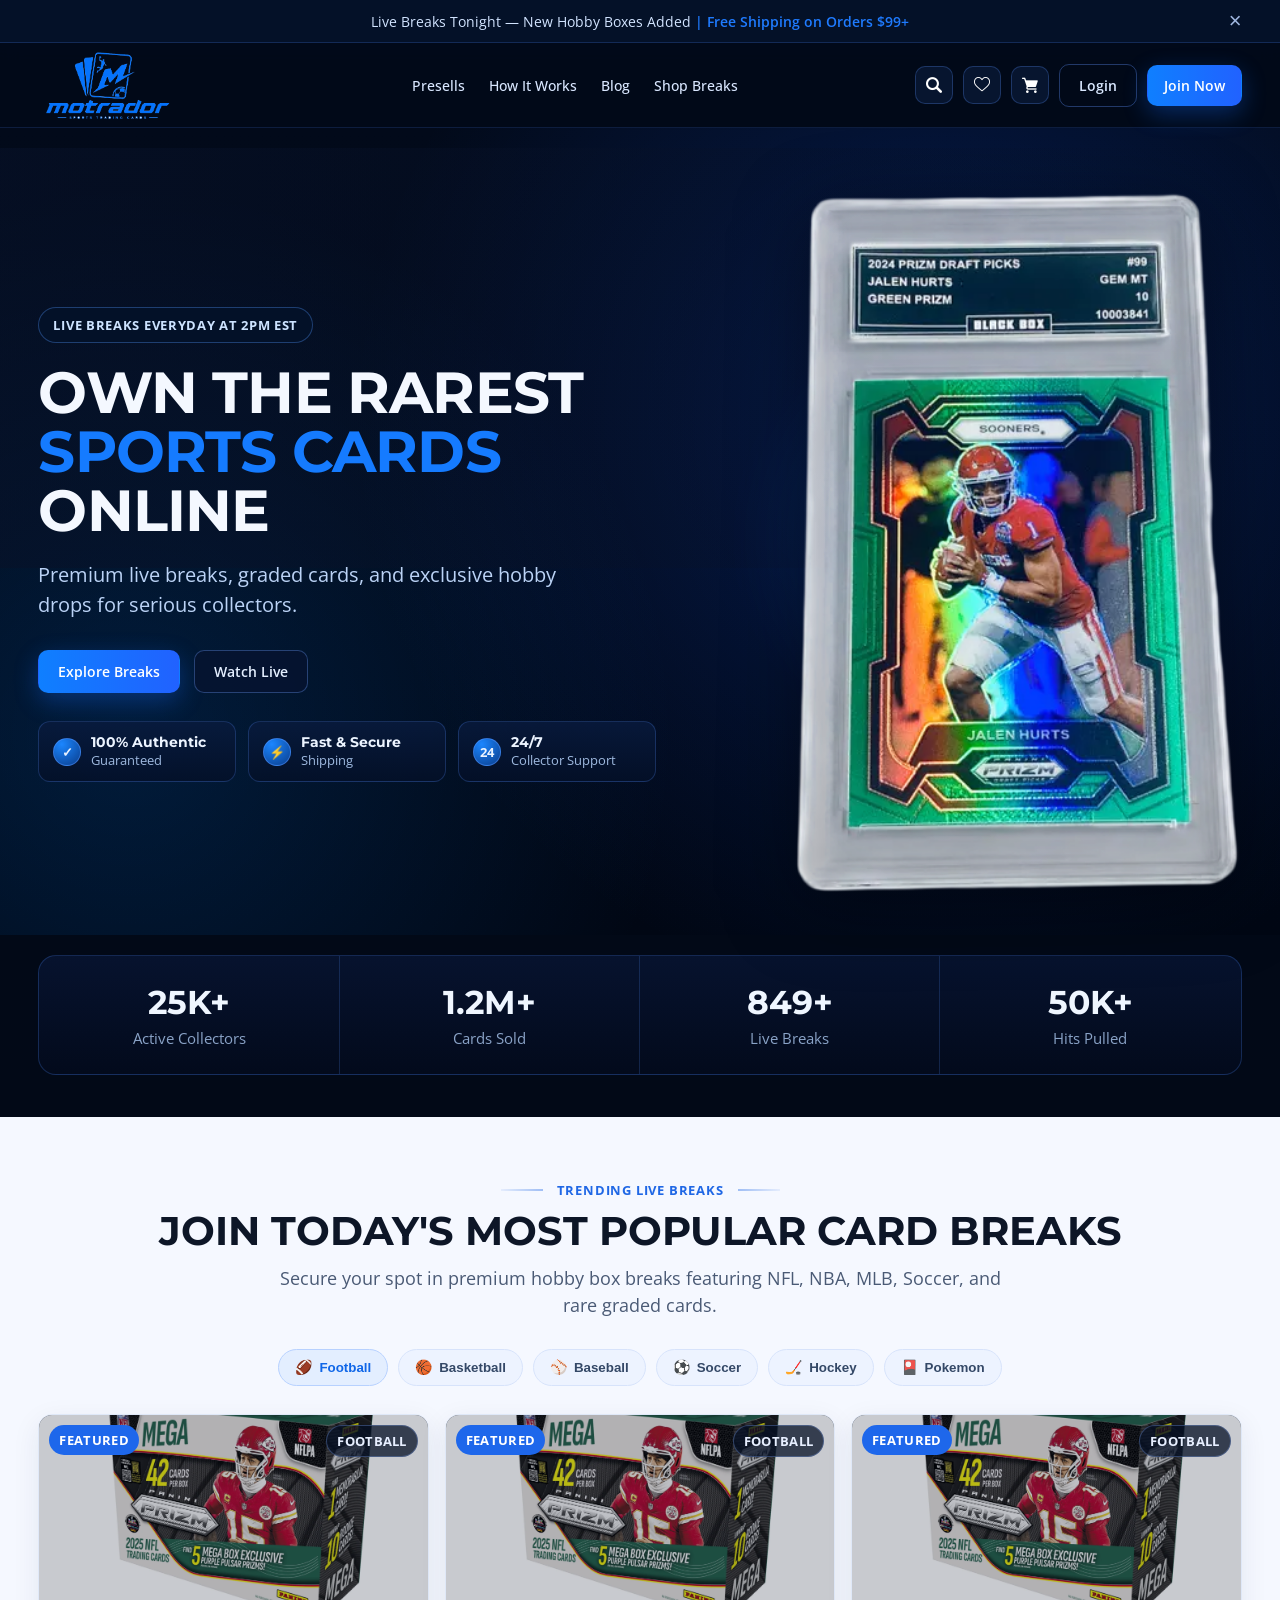
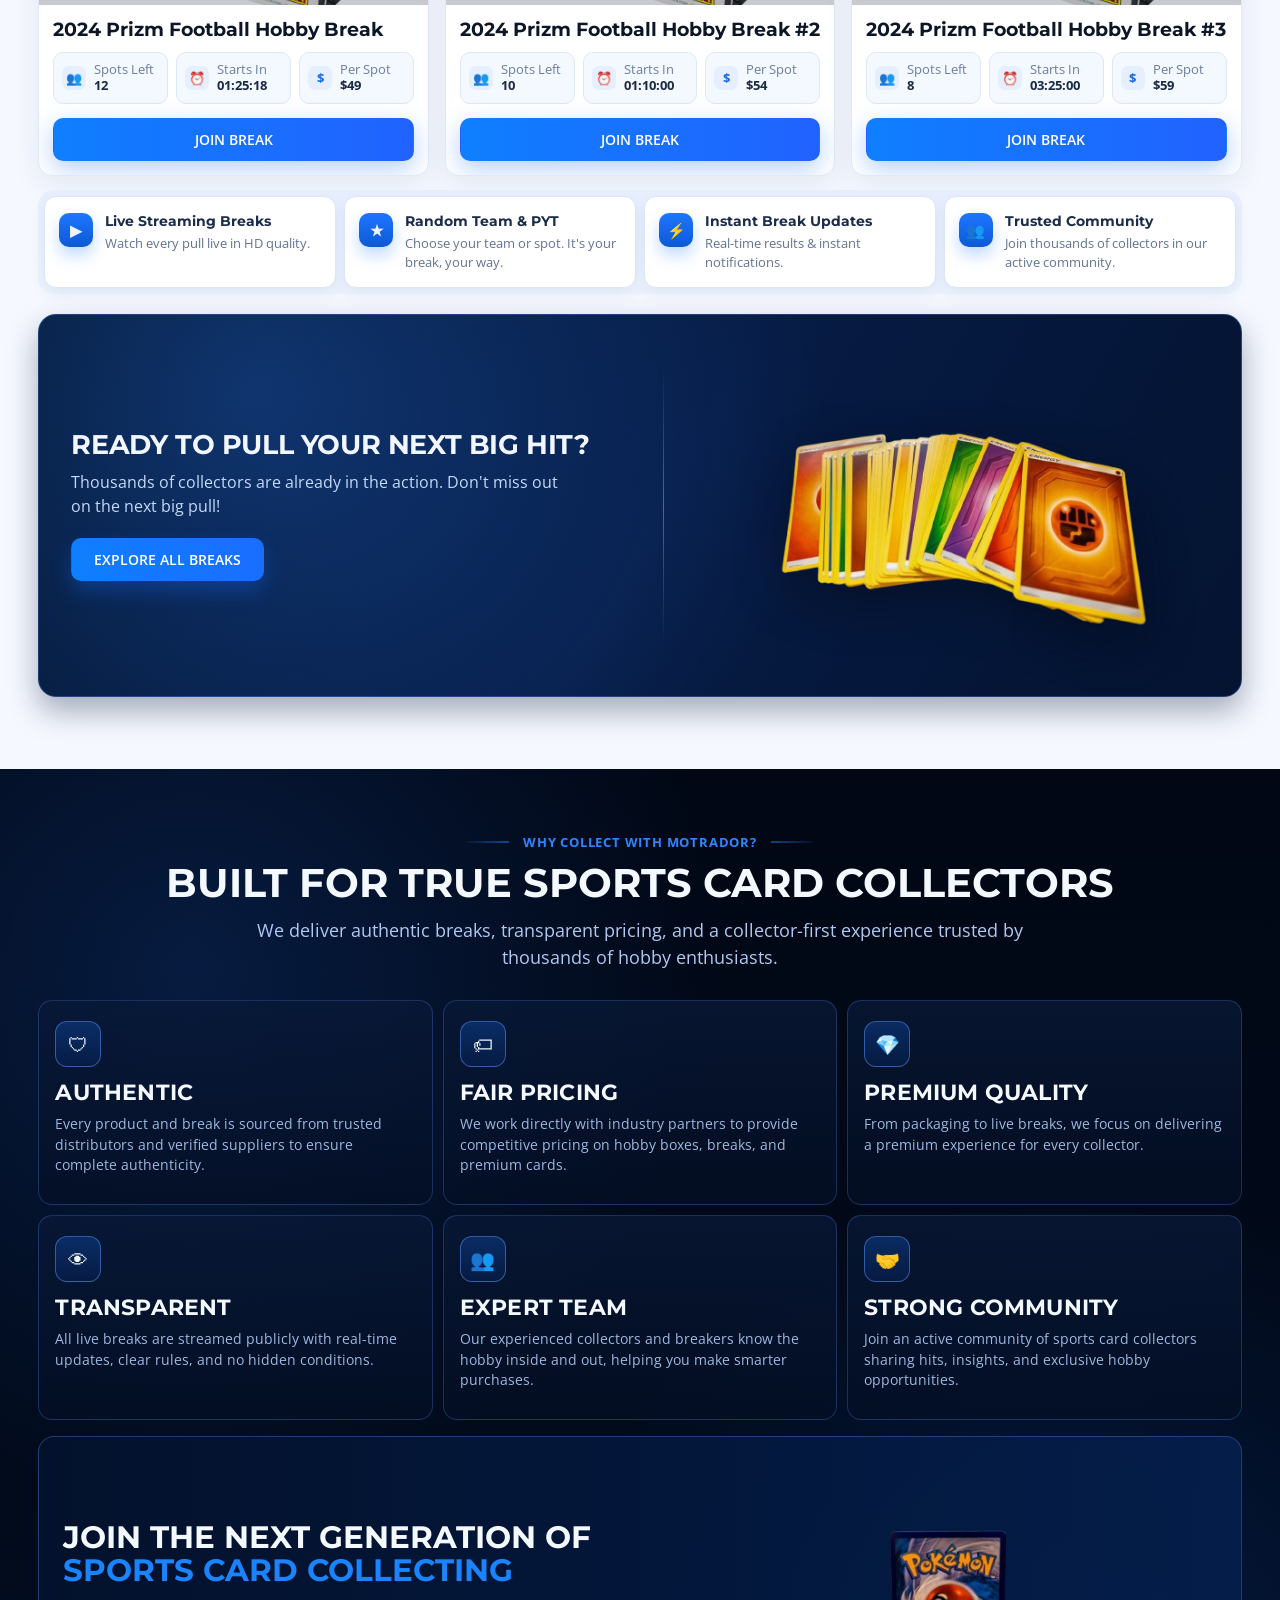
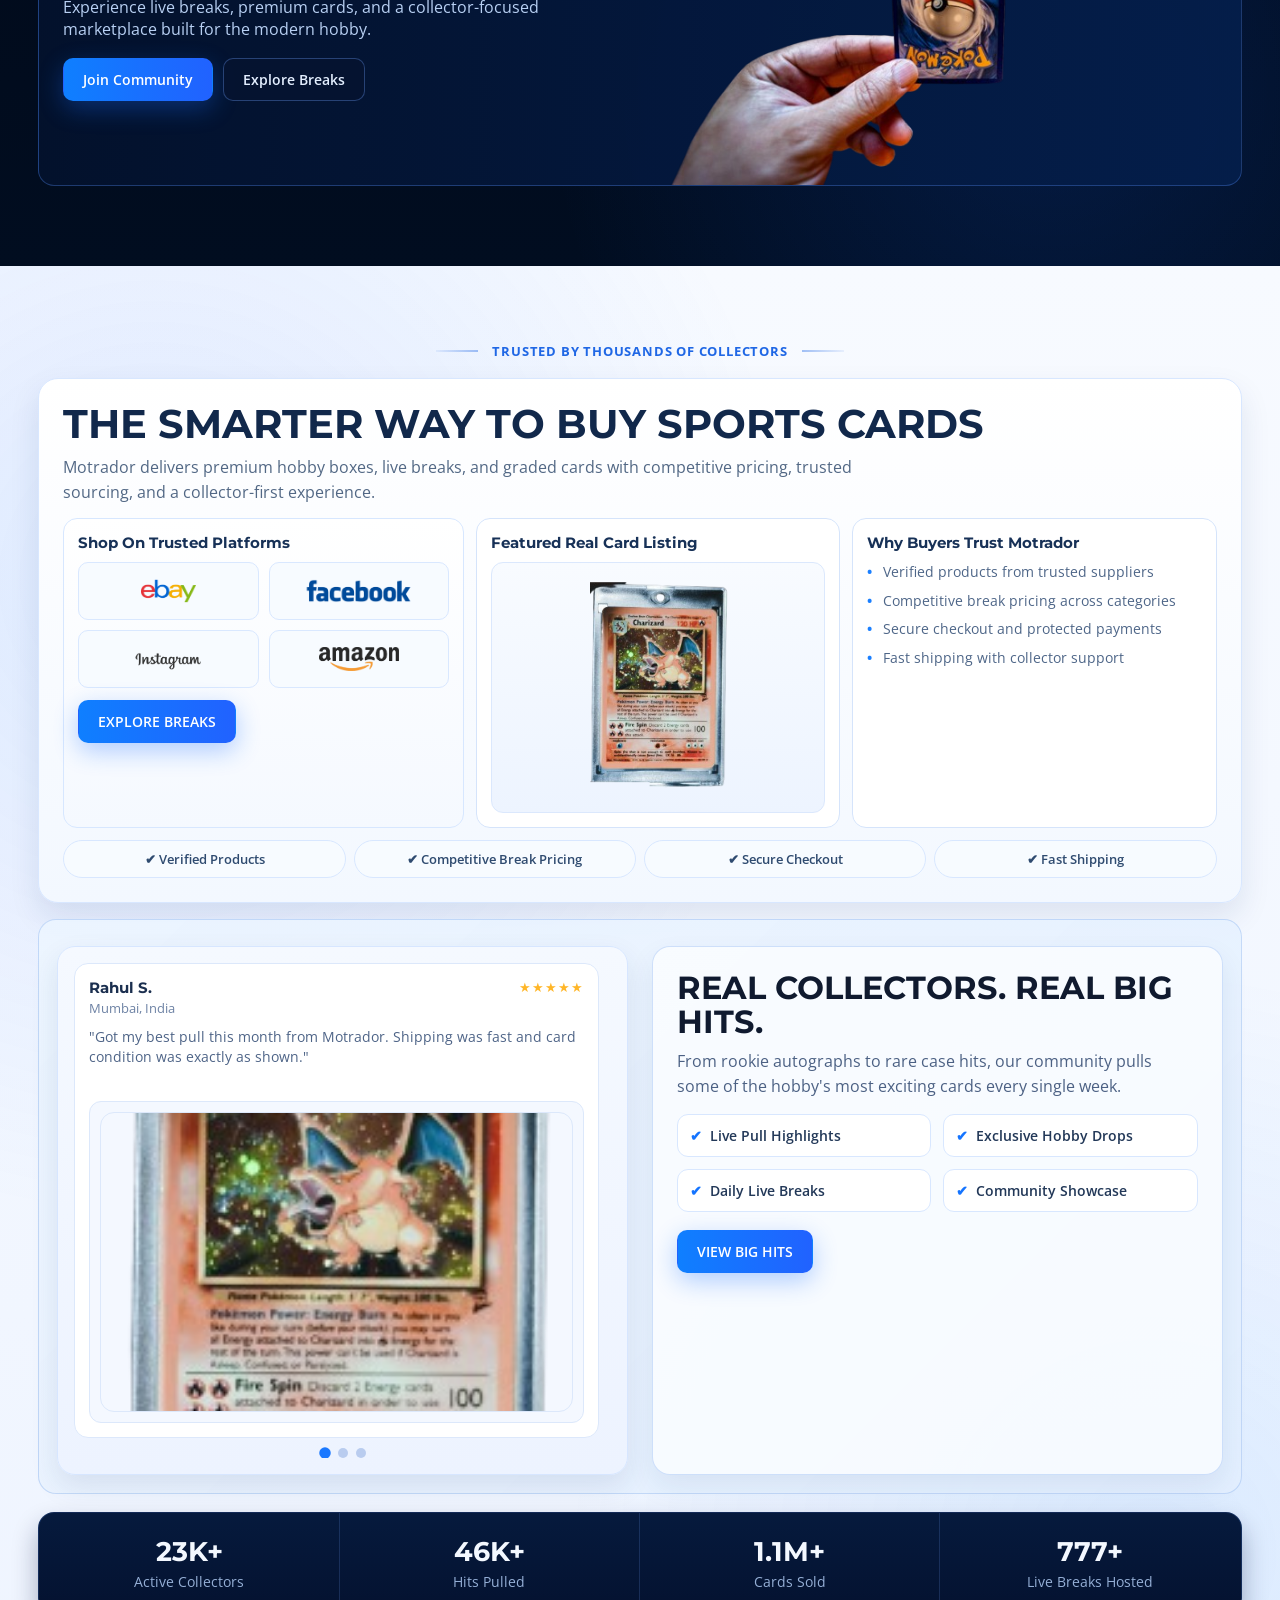
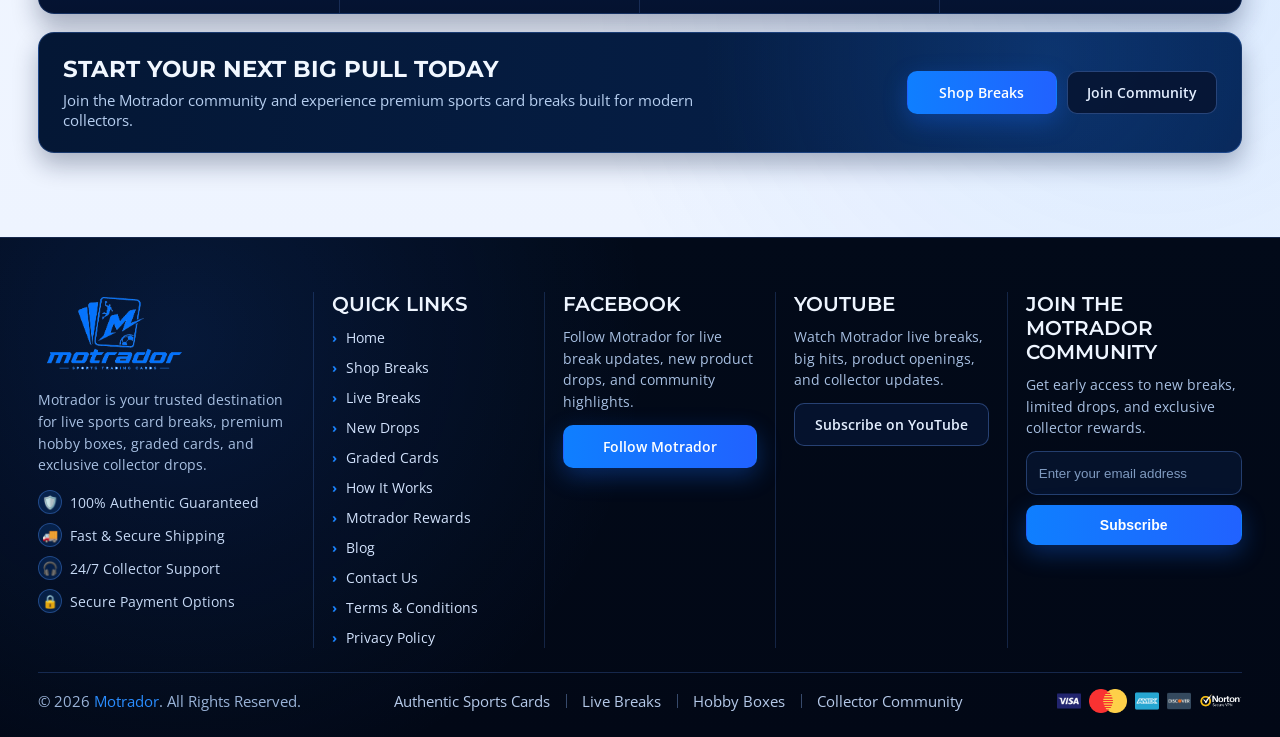
<file: index.html>
<!DOCTYPE html>
<html lang="en">

<head>
    <meta charset="UTF-8">
    <meta name="viewport" content="width=device-width, initial-scale=1.0">
    <link rel="stylesheet" href="https://unpkg.com/aos@2.3.1/dist/aos.css">
    <link rel="preconnect" href="https://fonts.googleapis.com">
    <link rel="preconnect" href="https://fonts.gstatic.com" crossorigin>
    <link href="https://fonts.googleapis.com/css2?family=Montserrat:ital,wght@0,100..900;1,100..900&display=swap"
        rel="stylesheet">
    <link rel="preconnect" href="https://fonts.googleapis.com">
    <link rel="preconnect" href="https://fonts.gstatic.com" crossorigin>
    <link href="https://fonts.googleapis.com/css2?family=Open+Sans:ital,wght@0,300..800;1,300..800&display=swap"
        rel="stylesheet">
    <link rel="stylesheet" href="./assets/css/styles.css">
    <link rel="stylesheet" href="./assets/css/responsive.css">
    <title>Motrador</title>
</head>

<body>
    <div class="topbar">
        <div class="container topbar-inner">
            <p>
                Live Breaks Tonight — New Hobby Boxes Added
                <span>| Free Shipping on Orders $99+</span>
            </p>
            <button class="topbar-close" aria-label="Close top announcement">&times;</button>
        </div>
    </div>

    <header class="site-header">
        <div class="container header-inner">
            <a class="brand" href="./index.html">
                <img src="./assets/images/logo.png" alt="Motrador logo">
            </a>

            <button class="menu-toggle" aria-label="Toggle menu" aria-expanded="false" aria-controls="headerMenu">
                <img src="./assets/images/menu.png" alt="Menu" class="menu-toggle-icon">
            </button>

            <div class="header-menu" id="headerMenu">
                <nav class="main-nav" id="mainNav">
                    <a href="./presells.html">Presells</a>
                    <a href="./how-it-works.html">How It Works</a>
                   
                    <a href="./blogs.html">Blog</a>
                    <a href="./shop-breaks.html">Shop Breaks</a>
                </nav>

                <div class="header-actions">
                    <button class="icon-btn" aria-label="Search">
                        <img src="./assets/images/magnifying-glass.png" alt="Search icon" class="search-btn-icon">
                    </button>
                    <button class="icon-btn" aria-label="Wishlist">
                        <img src="./assets/images/heart.png" alt="Search icon" class="search-btn-icon">
                    </button>
                    <button class="icon-btn cart" aria-label="Cart">
                        <img src="./assets/images/grocery-store.png" alt="Search icon" class="search-btn-icon">
                    </button>
                    <a class="btn btn-outline" href="#">Login</a>
                    <a class="btn btn-primary small" href="#">Join Now</a>
                </div>
            </div>
        </div>
    </header>

    <main>
        <section class="hero">
            <div class="container hero-inner">
                <div class="hero-content">
                    <p class="live-label" data-aos="fade-up">LIVE BREAKS EVERYDAY AT 2PM EST
                    </p>
                    <h1 data-aos="fade-up" data-aos-delay="80">
                        OWN THE RAREST
                        <span>SPORTS CARDS</span>
                        ONLINE
                    </h1>
                    <p class="hero-subtitle" data-aos="fade-up" data-aos-delay="140">
                        Premium live breaks, graded cards, and exclusive hobby drops for serious collectors.
                    </p>

                    <div class="hero-cta" data-aos="fade-up" data-aos-delay="220">
                        <a href="#" class="btn btn-primary">Explore Breaks</a>
                        <a href="#" class="btn btn-dark">Watch Live</a>
                    </div>

                    <div class="trust-features" data-aos="fade-up" data-aos-delay="280">
                        <article class="trust-item" data-aos="fade-up" data-aos-delay="320">
                            <span class="trust-icon">✓</span>
                            <div>
                                <h4>100% Authentic</h4>
                                <p>Guaranteed</p>
                            </div>
                        </article>
                        <article class="trust-item" data-aos="fade-up" data-aos-delay="380">
                            <span class="trust-icon">⚡</span>
                            <div>
                                <h4>Fast &amp; Secure</h4>
                                <p>Shipping</p>
                            </div>
                        </article>
                        <article class="trust-item" data-aos="fade-up" data-aos-delay="440">
                            <span class="trust-icon">24</span>
                            <div>
                                <h4>24/7</h4>
                                <p>Collector Support</p>
                            </div>
                        </article>
                    </div>
                </div>

                <div class="hero-media" data-aos="fade-up" data-aos-delay="160">
                    <img src="./assets/images/prix-card-2.png" alt="Sports cards showcase banner">
                </div>
            </div>
        </section>

        <section class="stats">
            <div class="container stats-inner" id="statsContainer">
            </div>
        </section>

        <section class="trending-breaks">
            <div class="container">
                <p class="section-label" data-aos="fade-up">TRENDING LIVE BREAKS</p>
                <h2 class="section-title" data-aos="fade-up" data-aos-delay="60">JOIN TODAY'S MOST POPULAR CARD BREAKS
                </h2>
                <p class="section-subtitle" data-aos="fade-up" data-aos-delay="120">
                    Secure your spot in premium hobby box breaks featuring NFL, NBA, MLB, Soccer, and rare graded cards.
                </p>

                <div class="category-filters" data-aos="fade-up" data-aos-delay="180" aria-label="Break categories">
                    <button class="filter-pill active" type="button" data-filter="football" aria-pressed="true"><span
                            class="pill-icon">🏈</span>Football</button>
                    <button class="filter-pill" type="button" data-filter="basketball" aria-pressed="false"><span
                            class="pill-icon">🏀</span>Basketball</button>
                    <button class="filter-pill" type="button" data-filter="baseball" aria-pressed="false"><span
                            class="pill-icon">⚾</span>Baseball</button>
                    <button class="filter-pill" type="button" data-filter="soccer" aria-pressed="false"><span
                            class="pill-icon">⚽</span>Soccer</button>
                    <button class="filter-pill" type="button" data-filter="hockey" aria-pressed="false"><span
                            class="pill-icon">🏒</span>Hockey</button>
                    <button class="filter-pill" type="button" data-filter="pokemon" aria-pressed="false"><span
                            class="pill-icon">🎴</span>Pokemon</button>
                </div>

                <div class="breaks-grid">
                    <article class="break-card" data-category="football" data-aos="fade-up" data-aos-delay="220">
                        <div class="card-media">
                            <span class="status-badge featured">FEATURED</span>
                            <span class="sport-badge">FOOTBALL</span>
                            <img src="./assets/images/football-prizm.webp" alt="2024 Prizm Football Hobby Break">
                        </div>
                        <div class="card-body">
                            <h3>2024 Prizm Football Hobby Break</h3>
                            <div class="card-meta">
                                <div class="meta-item">
                                    <span class="meta-icon">👥</span>
                                    <div class="meta-text">
                                        <small>Spots Left</small>
                                        <strong>12</strong>
                                    </div>
                                </div>
                                <div class="meta-item">
                                    <span class="meta-icon">⏰</span>
                                    <div class="meta-text">
                                        <small>Starts In</small>
                                        <strong>01:25:18</strong>
                                    </div>
                                </div>
                                <div class="meta-item">
                                    <span class="meta-icon">$</span>
                                    <div class="meta-text">
                                        <small>Per Spot</small>
                                        <strong>$49</strong>
                                    </div>
                                </div>
                            </div>
                            <a href="#" class="btn btn-primary wide">JOIN BREAK</a>
                        </div>
                    </article>

                    <article class="break-card" data-category="basketball" data-aos="fade-up" data-aos-delay="300">
                        <div class="card-media">
                            <span class="status-badge live">LIVE TONIGHT</span>
                            <span class="sport-badge">BASKETBALL</span>
                            <img src="./assets/images/basketball-prizm.webp" alt="NBA Select Mega Box Break">
                        </div>
                        <div class="card-body">
                            <h3>NBA Select Mega Box Break</h3>
                            <div class="card-meta">
                                <div class="meta-item">
                                    <span class="meta-icon">👥</span>
                                    <div class="meta-text">
                                        <small>Spots Left</small>
                                        <strong>8</strong>
                                    </div>
                                </div>
                                <div class="meta-item">
                                    <span class="meta-icon">🔴</span>
                                    <div class="meta-text">
                                        <small>Live Tonight</small>
                                        <strong>7:00 PM EST</strong>
                                    </div>
                                </div>
                                <div class="meta-item">
                                    <span class="meta-icon">$</span>
                                    <div class="meta-text">
                                        <small>Per Spot</small>
                                        <strong>$39</strong>
                                    </div>
                                </div>
                            </div>
                            <a href="#" class="btn btn-dark wide">VIEW BREAK</a>
                        </div>
                    </article>

                    <article class="break-card" data-category="baseball" data-aos="fade-up" data-aos-delay="380">
                        <div class="card-media">
                            <span class="status-badge soon">STARTING SOON</span>
                            <span class="sport-badge">BASEBALL</span>
                            <img src="./assets/images/baseball-prizm.jpg" alt="Topps Chrome Baseball Break">
                        </div>
                        <div class="card-body">
                            <h3>Topps Chrome Baseball Break</h3>
                            <div class="card-meta">
                                <div class="meta-item">
                                    <span class="meta-icon">👥</span>
                                    <div class="meta-text">
                                        <small>Spots Left</small>
                                        <strong>15</strong>
                                    </div>
                                </div>
                                <div class="meta-item">
                                    <span class="meta-icon">⏳</span>
                                    <div class="meta-text">
                                        <small>Starting Soon</small>
                                        <strong>00:45:12</strong>
                                    </div>
                                </div>
                                <div class="meta-item">
                                    <span class="meta-icon">$</span>
                                    <div class="meta-text">
                                        <small>Per Spot</small>
                                        <strong>$29</strong>
                                    </div>
                                </div>
                            </div>
                            <a href="#" class="btn btn-primary wide">RESERVE SPOT</a>
                        </div>
                    </article>

                    <article class="break-card" data-category="soccer" data-aos="fade-up" data-aos-delay="440">
                        <div class="card-media">
                            <span class="status-badge soon">STARTING SOON</span>
                            <span class="sport-badge">SOCCER</span>
                            <img src="./assets/images/soccer-prizm.jpg" alt="Topps UEFA Chrome Break">
                        </div>
                        <div class="card-body">
                            <h3>Topps UEFA Chrome Hobby Break</h3>
                            <div class="card-meta">
                                <div class="meta-item">
                                    <span class="meta-icon">👥</span>
                                    <div class="meta-text">
                                        <small>Spots Left</small>
                                        <strong>10</strong>
                                    </div>
                                </div>
                                <div class="meta-item">
                                    <span class="meta-icon">⏳</span>
                                    <div class="meta-text">
                                        <small>Starting Soon</small>
                                        <strong>02:10:00</strong>
                                    </div>
                                </div>
                                <div class="meta-item">
                                    <span class="meta-icon">$</span>
                                    <div class="meta-text">
                                        <small>Per Spot</small>
                                        <strong>$44</strong>
                                    </div>
                                </div>
                            </div>
                            <a href="#" class="btn btn-primary wide">RESERVE SPOT</a>
                        </div>
                    </article>

                    <article class="break-card" data-category="hockey" data-aos="fade-up" data-aos-delay="500">
                        <div class="card-media">
                            <span class="status-badge live">LIVE TONIGHT</span>
                            <span class="sport-badge">HOCKEY</span>
                            <img src="./assets/images/hockey-prizm.jpg" alt="Upper Deck Series 1 Break">
                        </div>
                        <div class="card-body">
                            <h3>Upper Deck Series 1 Hobby Break</h3>
                            <div class="card-meta">
                                <div class="meta-item">
                                    <span class="meta-icon">👥</span>
                                    <div class="meta-text">
                                        <small>Spots Left</small>
                                        <strong>6</strong>
                                    </div>
                                </div>
                                <div class="meta-item">
                                    <span class="meta-icon">🔴</span>
                                    <div class="meta-text">
                                        <small>Live Tonight</small>
                                        <strong>8:30 PM EST</strong>
                                    </div>
                                </div>
                                <div class="meta-item">
                                    <span class="meta-icon">$</span>
                                    <div class="meta-text">
                                        <small>Per Spot</small>
                                        <strong>$52</strong>
                                    </div>
                                </div>
                            </div>
                            <a href="#" class="btn btn-dark wide">VIEW BREAK</a>
                        </div>
                    </article>

                    <article class="break-card" data-category="pokemon" data-aos="fade-up" data-aos-delay="560">
                        <div class="card-media">
                            <span class="status-badge featured">FEATURED</span>
                            <span class="sport-badge">POKEMON</span>
                            <img src="./assets/images/hero-iimg.png" alt="151 Booster Box Break">
                        </div>
                        <div class="card-body">
                            <h3>Scarlet &amp; Violet 151 Booster Break</h3>
                            <div class="card-meta">
                                <div class="meta-item">
                                    <span class="meta-icon">👥</span>
                                    <div class="meta-text">
                                        <small>Spots Left</small>
                                        <strong>4</strong>
                                    </div>
                                </div>
                                <div class="meta-item">
                                    <span class="meta-icon">⏰</span>
                                    <div class="meta-text">
                                        <small>Starts In</small>
                                        <strong>00:55:40</strong>
                                    </div>
                                </div>
                                <div class="meta-item">
                                    <span class="meta-icon">$</span>
                                    <div class="meta-text">
                                        <small>Per Spot</small>
                                        <strong>$59</strong>
                                    </div>
                                </div>
                            </div>
                            <a href="#" class="btn btn-primary wide">JOIN BREAK</a>
                        </div>
                    </article>
                </div>

                <div class="feature-strip" data-aos="fade-up" data-aos-delay="220">
                    <article class="feature-item">
                        <span class="feature-icon">▶</span>
                        <div>
                            <h4>Live Streaming Breaks</h4>
                            <p>Watch every pull live in HD quality.</p>
                        </div>
                    </article>
                    <article class="feature-item">
                        <span class="feature-icon">★</span>
                        <div>
                            <h4>Random Team &amp; PYT</h4>
                            <p>Choose your team or spot. It's your break, your way.</p>
                        </div>
                    </article>
                    <article class="feature-item">
                        <span class="feature-icon">⚡</span>
                        <div>
                            <h4>Instant Break Updates</h4>
                            <p>Real-time results &amp; instant notifications.</p>
                        </div>
                    </article>
                    <article class="feature-item">
                        <span class="feature-icon">👥</span>
                        <div>
                            <h4>Trusted Community</h4>
                            <p>Join thousands of collectors in our active community.</p>
                        </div>
                    </article>
                </div>

                <div class="breaks-cta" data-aos="fade-up" data-aos-delay="120">
                    <div class="breaks-cta-content">
                        <h3>READY TO PULL YOUR NEXT BIG HIT?</h3>
                        <p>Thousands of collectors are already in the action. Don't miss out on the next big pull!</p>
                        <a href="#" class="btn btn-primary">EXPLORE ALL BREAKS</a>
                    </div>
                    <img src="./assets/images/button-cta-img.png" alt="Sports card highlights">
                </div>
            </div>
        </section>

        <section class="why-collect">
            <div class="container">
                <p class="section-label" data-aos="fade-up">WHY COLLECT WITH MOTRADOR?</p>
                <h2 class="why-title" data-aos="fade-up" data-aos-delay="70">BUILT FOR TRUE SPORTS CARD COLLECTORS</h2>
                <p class="why-subtitle" data-aos="fade-up" data-aos-delay="130">
                    We deliver authentic breaks, transparent pricing, and a collector-first experience trusted by
                    thousands of hobby enthusiasts.
                </p>

                <div class="why-grid">
                    <article class="why-card" data-aos="fade-up" data-aos-delay="140">
                        <span class="why-icon">🛡</span>
                        <h3>AUTHENTIC</h3>
                        <p>Every product and break is sourced from trusted distributors and verified suppliers to ensure
                            complete authenticity.</p>
                    </article>
                    <article class="why-card" data-aos="fade-up" data-aos-delay="190">
                        <span class="why-icon">🏷</span>
                        <h3>FAIR PRICING</h3>
                        <p>We work directly with industry partners to provide competitive pricing on hobby boxes,
                            breaks, and premium cards.</p>
                    </article>
                    <article class="why-card" data-aos="fade-up" data-aos-delay="240">
                        <span class="why-icon">💎</span>
                        <h3>PREMIUM QUALITY</h3>
                        <p>From packaging to live breaks, we focus on delivering a premium experience for every
                            collector.</p>
                    </article>
                    <article class="why-card" data-aos="fade-up" data-aos-delay="290">
                        <span class="why-icon">👁</span>
                        <h3>TRANSPARENT</h3>
                        <p>All live breaks are streamed publicly with real-time updates, clear rules, and no hidden
                            conditions.</p>
                    </article>
                    <article class="why-card" data-aos="fade-up" data-aos-delay="340">
                        <span class="why-icon">👥</span>
                        <h3>EXPERT TEAM</h3>
                        <p>Our experienced collectors and breakers know the hobby inside and out, helping you make
                            smarter purchases.</p>
                    </article>
                    <article class="why-card" data-aos="fade-up" data-aos-delay="390">
                        <span class="why-icon">🤝</span>
                        <h3>STRONG COMMUNITY</h3>
                        <p>Join an active community of sports card collectors sharing hits, insights, and exclusive
                            hobby opportunities.</p>
                    </article>
                </div>

                <div class="why-cta" data-aos="fade-up" data-aos-delay="120">
                    <div class="why-cta-content">
                        <h3>JOIN THE NEXT GENERATION OF <span>SPORTS CARD COLLECTING</span></h3>
                        <p>Experience live breaks, premium cards, and a collector-focused marketplace built for the
                            modern hobby.</p>
                        <div class="why-cta-actions">
                            <a href="#" class="btn btn-primary">Join Community</a>
                            <a href="#" class="btn btn-dark">Explore Breaks</a>
                        </div>
                    </div>
                    <img src="./assets/images/strive-img.png" alt="Sports cards collection">
                </div>
            </div>
        </section>

        <section class="trusted-collectors">
            <div class="container">
                <p class="section-label" data-aos="fade-up">TRUSTED BY THOUSANDS OF COLLECTORS</p>

                <div class="trusted-buy-section">
                    <div class="buy-intro" data-aos="fade-up" data-aos-delay="40">
                        <h2>THE SMARTER WAY TO BUY SPORTS CARDS</h2>
                        <p>
                            Motrador delivers premium hobby boxes, live breaks, and graded cards with competitive
                            pricing, trusted sourcing, and a collector-first experience.
                        </p>
                    </div>

                    <div class="buy-platform-layout" data-aos="fade-up" data-aos-delay="100">
                        <article class="platform-card primary">
                            <h4>Shop On Trusted Platforms</h4>
                            <div class="platform-logos">
                                <a href="#" aria-label="Buy on eBay"><img src="./assets/images/ebay.png" alt="eBay"></a>
                                <a href="#" aria-label="Buy on Facebook"><img src="./assets/images/facebook.png"
                                        alt="Facebook"></a>
                                <a href="#" aria-label="Buy on Instagram"><img src="./assets/images/instagram.png"
                                        alt="Instagram"></a>
                                <a href="#" aria-label="Buy on Amazon"><img src="./assets/images/amazon.png"
                                        alt="Amazon"></a>
                            </div>
                            <a href="#" class="btn btn-primary">EXPLORE BREAKS</a>
                        </article>

                        <article class="platform-card visual">
                            <h4>Featured Real Card Listing</h4>
                            <div class="platform-card-image">
                                <img src="./assets/images/chery-card1.png" alt="Featured real sports card listing">
                            </div>
                        </article>

                        <article class="platform-card points">
                            <h4>Why Buyers Trust Motrador</h4>
                            <ul>
                                <li>Verified products from trusted suppliers</li>
                                <li>Competitive break pricing across categories</li>
                                <li>Secure checkout and protected payments</li>
                                <li>Fast shipping with collector support</li>
                            </ul>
                        </article>
                    </div>

                    <div class="buy-trust-strip" data-aos="fade-up" data-aos-delay="140">
                        <div>✔ Verified Products</div>
                        <div>✔ Competitive Break Pricing</div>
                        <div>✔ Secure Checkout</div>
                        <div>✔ Fast Shipping</div>
                    </div>
                </div>

                <div class="trusted-community-section">
                    <div class="trusted-row second">


                        <div class="trusted-media cards" data-aos="fade-up" data-aos-delay="80">
                            <div class="review-slider" id="reviewSlider">
                                <div class="review-track">
                                    <article class="review-card">
                                        <div class="review-head">
                                            <div>
                                                <h4>Rahul S.</h4>
                                                <p>Mumbai, India</p>
                                            </div>
                                            <span class="review-rating">★★★★★</span>
                                        </div>
                                        <p class="review-text">
                                            "Got my best pull this month from Motrador. Shipping was fast and card
                                            condition was exactly as shown."
                                        </p>
                                        <div class="review-card-image">
                                            <img src="./assets/images/chery-card1.png" alt="Real pulled card by Rahul">
                                        </div>
                                    </article>

                                    <article class="review-card">
                                        <div class="review-head">
                                            <div>
                                                <h4>Arjun K.</h4>
                                                <p>Delhi, India</p>
                                            </div>
                                            <span class="review-rating">★★★★★</span>
                                        </div>
                                        <p class="review-text">
                                            "Very transparent break process. Loved the live updates and the packaging
                                            quality of my hits."
                                        </p>
                                        <div class="review-card-image">
                                            <img src="./assets/images/chery-card1.png" alt="Real pulled card by Arjun">
                                        </div>
                                    </article>

                                    <article class="review-card">
                                        <div class="review-head">
                                            <div>
                                                <h4>Neha P.</h4>
                                                <p>Bengaluru, India</p>
                                            </div>
                                            <span class="review-rating">★★★★★</span>
                                        </div>
                                        <p class="review-text">
                                            "Fair pricing and authentic products. I joined for one break and now I am a
                                            regular collector here."
                                        </p>
                                        <div class="review-card-image">
                                            <img src="./assets/images/chery-card1.png" alt="Real pulled card by Neha">
                                        </div>
                                    </article>
                                </div>
                                <div class="review-dots" aria-label="Review slider pagination">
                                    <button class="review-dot active" type="button"
                                        aria-label="Go to review 1"></button>
                                    <button class="review-dot" type="button" aria-label="Go to review 2"></button>
                                    <button class="review-dot" type="button" aria-label="Go to review 3"></button>
                                </div>
                            </div>
                        </div>
                        <div class="trusted-content" data-aos="fade-up" data-aos-delay="120">
                            <h2>REAL COLLECTORS. REAL BIG HITS.</h2>
                            <p>
                                From rookie autographs to rare case hits, our community pulls some of the hobby's most
                                exciting cards every single week.
                            </p>
                            <div class="trusted-features">
                                <div class="trusted-feature"><span>✔</span>Live Pull Highlights</div>
                                <div class="trusted-feature"><span>✔</span>Exclusive Hobby Drops</div>
                                <div class="trusted-feature"><span>✔</span>Daily Live Breaks</div>
                                <div class="trusted-feature"><span>✔</span>Community Showcase</div>
                            </div>
                            <a href="#" class="btn btn-primary">VIEW BIG HITS</a>
                        </div>

                    </div>


                </div>
                <div class="trusted-stats" id="trustedStatsContainer" data-aos="fade-up">
                </div>
                <div class="trusted-bottom-cta" data-aos="fade-up" data-aos-delay="120">
                    <div>
                        <h3>START YOUR NEXT BIG PULL TODAY</h3>
                        <p>Join the Motrador community and experience premium sports card breaks built for modern
                            collectors.</p>
                    </div>
                    <div class="trusted-bottom-actions">
                        <a href="#" class="btn btn-primary">Shop Breaks</a>
                        <a href="#" class="btn btn-dark">Join Community</a>
                    </div>
                </div>
            </div>
        </section>
    </main>

    <footer class="site-footer">
        <div class="container">
            <div class="footer-grid">
                <section class="footer-brand">
                    <img src="./assets/images/logo.png" alt="Motrador logo">

                    <p class="footer-desc">
                        Motrador is your trusted destination for live sports card breaks, premium hobby boxes, graded
                        cards, and exclusive collector drops.
                    </p>
                    <ul class="footer-brand-points">
                        <li><span>🛡️</span>100% Authentic Guaranteed</li>
                        <li><span>🚚</span>Fast &amp; Secure Shipping</li>
                        <li><span>🎧</span>24/7 Collector Support</li>
                        <li><span>🔒</span>Secure Payment Options</li>
                    </ul>
                </section>

                <section class="footer-links">
                    <h4>Quick Links</h4>
                    <ul>
                        <li><a href="./index.html">Home</a></li>
                        <li><a href="#">Shop Breaks</a></li>
                        <li><a href="#">Live Breaks</a></li>
                        <li><a href="#">New Drops</a></li>
                        <li><a href="#">Graded Cards</a></li>
                        <li><a href="./how-it-works.html">How It Works</a></li>
                        <li><a href="#">Motrador Rewards</a></li>
                        <li><a href="./blogs.html">Blog</a></li>
                        <li><a href="#">Contact Us</a></li>
                        <li><a href="./terms-condition.html">Terms &amp; Conditions</a></li>
                        <li><a href="./privacy-policy.html">Privacy Policy</a></li>
                    </ul>
                </section>

                <section class="footer-social">
                    <h4>Facebook</h4>
                    <p>Follow Motrador for live break updates, new product drops, and community highlights.</p>
                    <a href="#" class="btn btn-primary">Follow Motrador</a>
                </section>

                <section class="footer-social">
                    <h4>YouTube</h4>
                    <p>Watch Motrador live breaks, big hits, product openings, and collector updates.</p>
                    <a href="#" class="btn btn-dark">Subscribe on YouTube</a>
                </section>

                <section class="footer-newsletter">
                    <h4>JOIN THE MOTRADOR COMMUNITY</h4>
                    <p>Get early access to new breaks, limited drops, and exclusive collector rewards.</p>
                    <form action="#" method="post">
                        <input type="email" placeholder="Enter your email address" aria-label="Email address">
                        <button type="submit" class="btn btn-primary">Subscribe</button>
                    </form>
                </section>
            </div>

            <div class="footer-bottom">
                <p class="footer-copy">&copy; 2026 <a href="#">Motrador</a>. All Rights Reserved.</p>
                <ul class="footer-bottom-links">
                    <li><a href="#">Authentic Sports Cards</a></li>
                    <li><a href="#">Live Breaks</a></li>
                    <li><a href="#">Hobby Boxes</a></li>
                    <li><a href="#">Collector Community</a></li>
                </ul>
                <div class="footer-payments">
                    <img src="./assets/images/visa.png" alt="Visa">
                    <img src="./assets/images/card.png" alt="Mastercard">
                    <img src="./assets/images/amex.png" alt="American Express">
                    <img src="./assets/images/discover.png" alt="Discover">
                    <img src="./assets/images/nortan.png" alt="Norton Secured">
                </div>
            </div>
        </div>
    </footer>

    <script src="https://unpkg.com/aos@2.3.1/dist/aos.js"></script>
    <script src="./assets/js/index.js"></script>
</body>

</html>
</file>
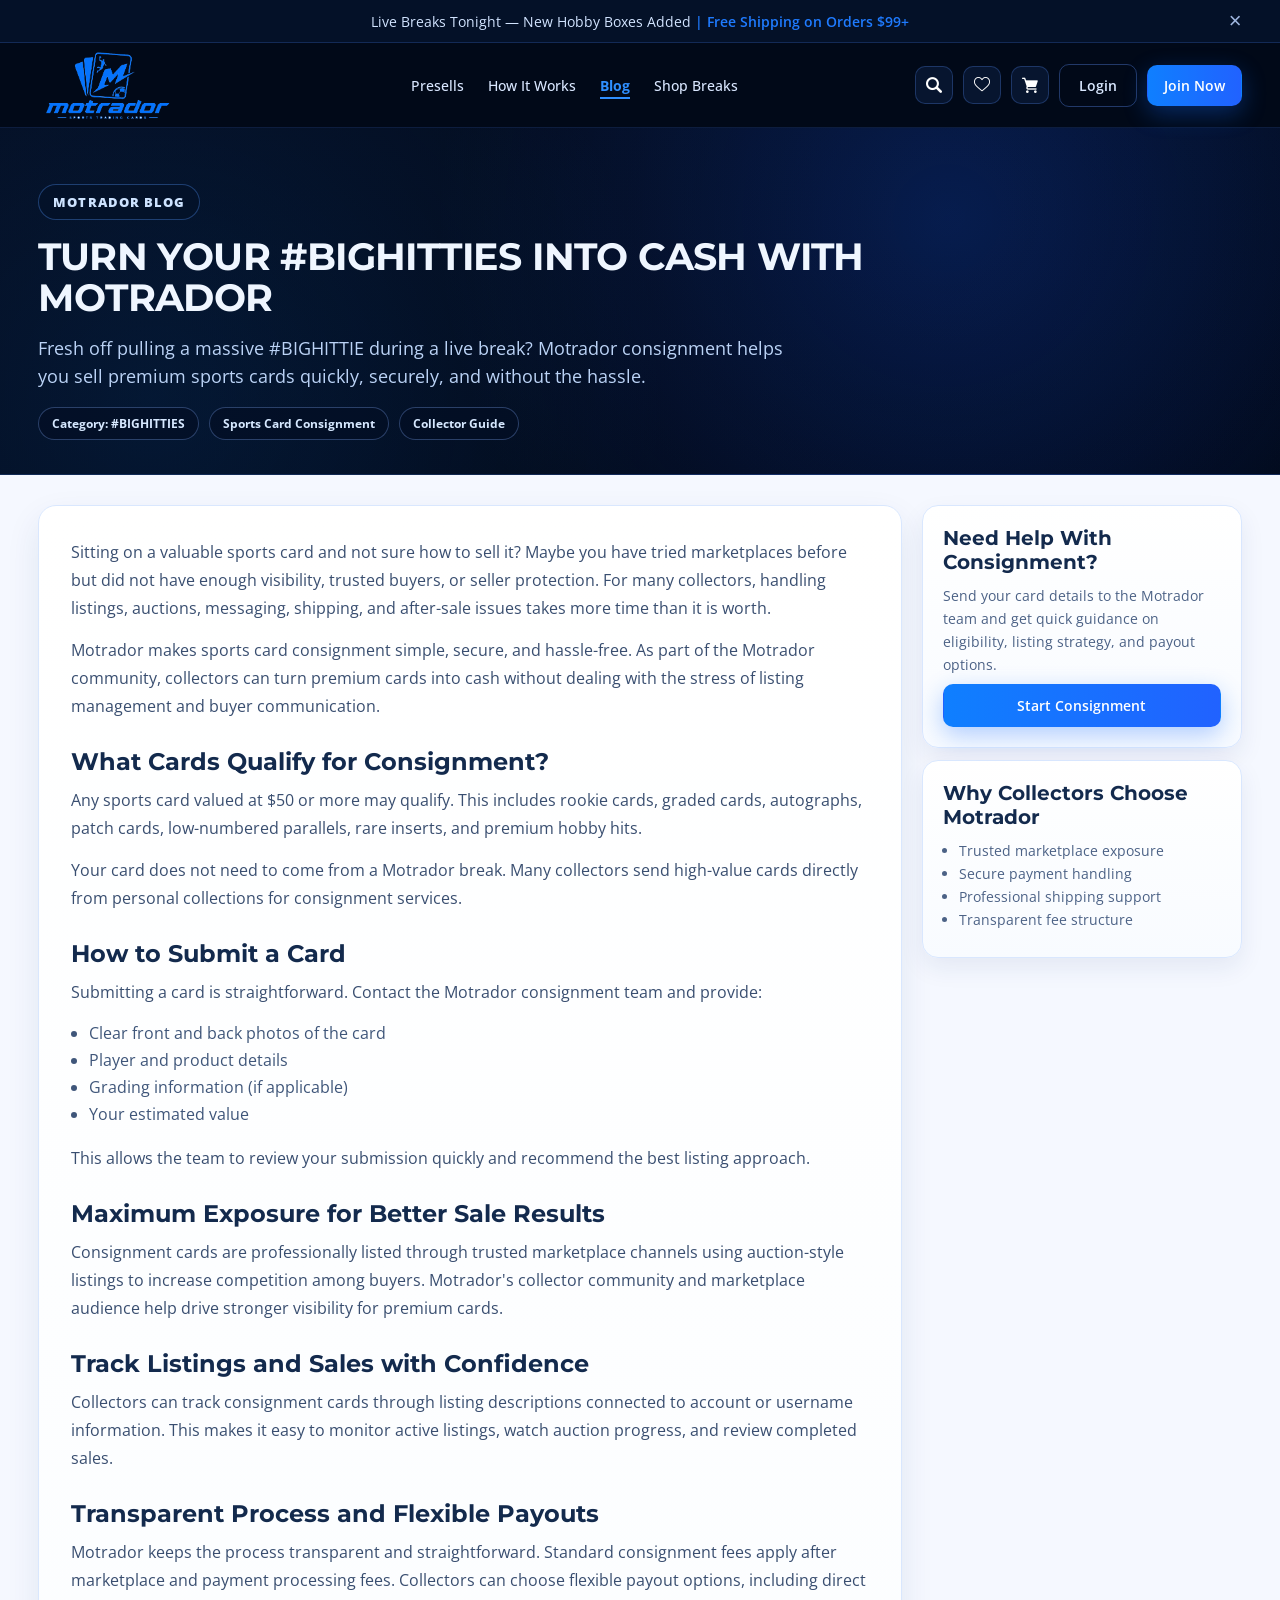
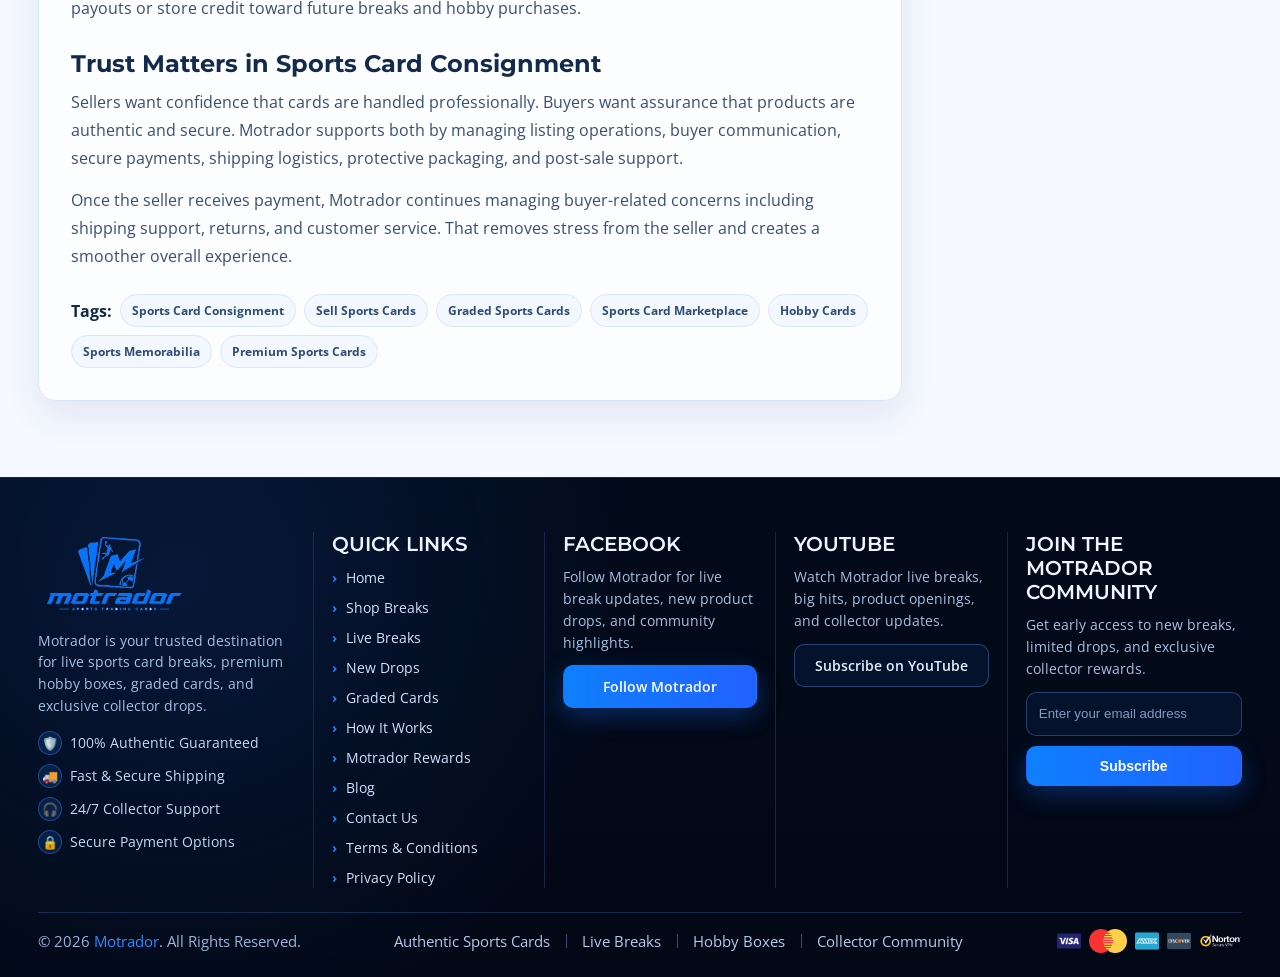
<file: blog1.html>
<!DOCTYPE html>
<html lang="en">

<head>
    <meta charset="UTF-8">
    <meta name="viewport" content="width=device-width, initial-scale=1.0">
    <link rel="stylesheet" href="https://unpkg.com/aos@2.3.1/dist/aos.css">
    <link rel="preconnect" href="https://fonts.googleapis.com">
    <link rel="preconnect" href="https://fonts.gstatic.com" crossorigin>
    <link href="https://fonts.googleapis.com/css2?family=Montserrat:ital,wght@0,100..900;1,100..900&display=swap"
        rel="stylesheet">
    <link rel="preconnect" href="https://fonts.googleapis.com">
    <link rel="preconnect" href="https://fonts.gstatic.com" crossorigin>
    <link href="https://fonts.googleapis.com/css2?family=Open+Sans:ital,wght@0,300..800;1,300..800&display=swap"
        rel="stylesheet">
    <link rel="stylesheet" href="./assets/css/styles.css">
    <link rel="stylesheet" href="./assets/css/responsive.css">
    <title>TURN YOUR #BIGHITTIES INTO CASH WITH MOTRADOR</title>
</head>

<body>
    <div class="topbar">
        <div class="container topbar-inner">
            <p>
                Live Breaks Tonight — New Hobby Boxes Added
                <span>| Free Shipping on Orders $99+</span>
            </p>
            <button class="topbar-close" aria-label="Close top announcement">&times;</button>
        </div>
    </div>

    <header class="site-header">
        <div class="container header-inner">
            <a class="brand" href="./index.html">
                <img src="./assets/images/logo.png" alt="Motrador logo">
            </a>

            <button class="menu-toggle" aria-label="Toggle menu" aria-expanded="false" aria-controls="headerMenu">
                <img src="./assets/images/menu.png" alt="Menu" class="menu-toggle-icon">
            </button>

            <div class="header-menu" id="headerMenu">
                <nav class="main-nav" id="mainNav">
                    <a href="./presells.html">Presells</a>
                    <a href="./how-it-works.html">How It Works</a>
                   
                    <a href="./blogs.html" class="active">Blog</a>
                    <a href="./shop-breaks.html">Shop Breaks</a>
                </nav>

                <div class="header-actions">
                    <button class="icon-btn" aria-label="Search">
                        <img src="./assets/images/magnifying-glass.png" alt="Search icon" class="search-btn-icon">
                    </button>
                    <button class="icon-btn" aria-label="Wishlist">
                        <img src="./assets/images/heart.png" alt="Wishlist icon" class="search-btn-icon">
                    </button>
                    <button class="icon-btn cart" aria-label="Cart">
                        <img src="./assets/images/grocery-store.png" alt="Cart icon" class="search-btn-icon">
                    </button>
                    <a class="btn btn-outline" href="#">Login</a>
                    <a class="btn btn-primary small" href="#">Join Now</a>
                </div>
            </div>
        </div>
    </header>

    <main class="blog-single-main">
        <section class="blog-single-hero">
            <div class="container">
                <div class="blog-single-hero-card" data-aos="fade-up">
                    <p class="blog-single-kicker">Motrador Blog</p>
                    <h1>TURN YOUR #BIGHITTIES INTO CASH WITH MOTRADOR</h1>
                    <p class="blog-single-lead">
                        Fresh off pulling a massive #BIGHITTIE during a live break? Motrador consignment helps you
                        sell premium sports cards quickly, securely, and without the hassle.
                    </p>
                    <div class="blog-single-meta">
                        <span>Category: #BIGHITTIES</span>
                        <span>Sports Card Consignment</span>
                        <span>Collector Guide</span>
                    </div>
                </div>
            </div>
        </section>

        <section class="blog-single-content-wrap">
            <div class="container">
                <div class="blog-single-layout">
                    <article class="blog-single-article" data-aos="fade-up" data-aos-delay="60">
                        <p>
                            Sitting on a valuable sports card and not sure how to sell it? Maybe you have tried
                            marketplaces before but did not have enough visibility, trusted buyers, or seller
                            protection. For many collectors, handling listings, auctions, messaging, shipping, and
                            after-sale issues takes more time than it is worth.
                        </p>
                        <p>
                            Motrador makes sports card consignment simple, secure, and hassle-free. As part of the
                            Motrador community, collectors can turn premium cards into cash without dealing with the
                            stress of listing management and buyer communication.
                        </p>

                        <h2>What Cards Qualify for Consignment?</h2>
                        <p>
                            Any sports card valued at $50 or more may qualify. This includes rookie cards, graded
                            cards, autographs, patch cards, low-numbered parallels, rare inserts, and premium hobby
                            hits.
                        </p>
                        <p>
                            Your card does not need to come from a Motrador break. Many collectors send high-value
                            cards directly from personal collections for consignment services.
                        </p>

                        <h2>How to Submit a Card</h2>
                        <p>
                            Submitting a card is straightforward. Contact the Motrador consignment team and provide:
                        </p>
                        <ul>
                            <li>Clear front and back photos of the card</li>
                            <li>Player and product details</li>
                            <li>Grading information (if applicable)</li>
                            <li>Your estimated value</li>
                        </ul>
                        <p>
                            This allows the team to review your submission quickly and recommend the best listing
                            approach.
                        </p>

                        <h2>Maximum Exposure for Better Sale Results</h2>
                        <p>
                            Consignment cards are professionally listed through trusted marketplace channels using
                            auction-style listings to increase competition among buyers. Motrador's collector community
                            and marketplace audience help drive stronger visibility for premium cards.
                        </p>

                        <h2>Track Listings and Sales with Confidence</h2>
                        <p>
                            Collectors can track consignment cards through listing descriptions connected to account or
                            username information. This makes it easy to monitor active listings, watch auction
                            progress, and review completed sales.
                        </p>

                        <h2>Transparent Process and Flexible Payouts</h2>
                        <p>
                            Motrador keeps the process transparent and straightforward. Standard consignment fees apply
                            after marketplace and payment processing fees. Collectors can choose flexible payout
                            options, including direct payouts or store credit toward future breaks and hobby purchases.
                        </p>

                        <h2>Trust Matters in Sports Card Consignment</h2>
                        <p>
                            Sellers want confidence that cards are handled professionally. Buyers want assurance that
                            products are authentic and secure. Motrador supports both by managing listing operations,
                            buyer communication, secure payments, shipping logistics, protective packaging, and
                            post-sale support.
                        </p>
                        <p>
                            Once the seller receives payment, Motrador continues managing buyer-related concerns
                            including shipping support, returns, and customer service. That removes stress from the
                            seller and creates a smoother overall experience.
                        </p>

                        <div class="blog-single-tags">
                            <strong>Tags:</strong>
                            <a href="#">Sports Card Consignment</a>
                            <a href="#">Sell Sports Cards</a>
                            <a href="#">Graded Sports Cards</a>
                            <a href="#">Sports Card Marketplace</a>
                            <a href="#">Hobby Cards</a>
                            <a href="#">Sports Memorabilia</a>
                            <a href="#">Premium Sports Cards</a>
                        </div>
                    </article>

                    <aside class="blog-single-aside" data-aos="fade-up" data-aos-delay="120">
                        <div class="blog-aside-card">
                            <h3>Need Help With Consignment?</h3>
                            <p>
                                Send your card details to the Motrador team and get quick guidance on eligibility,
                                listing strategy, and payout options.
                            </p>
                            <a href="#" class="btn btn-primary">Start Consignment</a>
                        </div>
                        <div class="blog-aside-card">
                            <h3>Why Collectors Choose Motrador</h3>
                            <ul>
                                <li>Trusted marketplace exposure</li>
                                <li>Secure payment handling</li>
                                <li>Professional shipping support</li>
                                <li>Transparent fee structure</li>
                            </ul>
                        </div>
                    </aside>
                </div>
            </div>
        </section>
    </main>

    <footer class="site-footer">
        <div class="container">
            <div class="footer-grid">
                <section class="footer-brand">
                    <img src="./assets/images/logo.png" alt="Motrador logo">

                    <p class="footer-desc">
                        Motrador is your trusted destination for live sports card breaks, premium hobby boxes, graded
                        cards, and exclusive collector drops.
                    </p>
                    <ul class="footer-brand-points">
                        <li><span>🛡️</span>100% Authentic Guaranteed</li>
                        <li><span>🚚</span>Fast &amp; Secure Shipping</li>
                        <li><span>🎧</span>24/7 Collector Support</li>
                        <li><span>🔒</span>Secure Payment Options</li>
                    </ul>
                </section>

                <section class="footer-links">
                    <h4>Quick Links</h4>
                    <ul>
                        <li><a href="./index.html">Home</a></li>
                        <li><a href="#">Shop Breaks</a></li>
                        <li><a href="#">Live Breaks</a></li>
                        <li><a href="#">New Drops</a></li>
                        <li><a href="#">Graded Cards</a></li>
                        <li><a href="./how-it-works.html">How It Works</a></li>
                        <li><a href="#">Motrador Rewards</a></li>
                        <li><a href="./blogs.html">Blog</a></li>
                        <li><a href="#">Contact Us</a></li>
                        <li><a href="./terms-condition.html">Terms &amp; Conditions</a></li>
                        <li><a href="./privacy-policy.html">Privacy Policy</a></li>
                    </ul>
                </section>

                <section class="footer-social">
                    <h4>Facebook</h4>
                    <p>Follow Motrador for live break updates, new product drops, and community highlights.</p>
                    <a href="#" class="btn btn-primary">Follow Motrador</a>
                </section>

                <section class="footer-social">
                    <h4>YouTube</h4>
                    <p>Watch Motrador live breaks, big hits, product openings, and collector updates.</p>
                    <a href="#" class="btn btn-dark">Subscribe on YouTube</a>
                </section>

                <section class="footer-newsletter">
                    <h4>JOIN THE MOTRADOR COMMUNITY</h4>
                    <p>Get early access to new breaks, limited drops, and exclusive collector rewards.</p>
                    <form action="#" method="post">
                        <input type="email" placeholder="Enter your email address" aria-label="Email address">
                        <button type="submit" class="btn btn-primary">Subscribe</button>
                    </form>
                </section>
            </div>

            <div class="footer-bottom">
                <p class="footer-copy">&copy; 2026 <a href="#">Motrador</a>. All Rights Reserved.</p>
                <ul class="footer-bottom-links">
                    <li><a href="#">Authentic Sports Cards</a></li>
                    <li><a href="#">Live Breaks</a></li>
                    <li><a href="#">Hobby Boxes</a></li>
                    <li><a href="#">Collector Community</a></li>
                </ul>
                <div class="footer-payments">
                    <img src="./assets/images/visa.png" alt="Visa">
                    <img src="./assets/images/card.png" alt="Mastercard">
                    <img src="./assets/images/amex.png" alt="American Express">
                    <img src="./assets/images/discover.png" alt="Discover">
                    <img src="./assets/images/nortan.png" alt="Norton Secured">
                </div>
            </div>
        </div>
    </footer>

    <script src="https://unpkg.com/aos@2.3.1/dist/aos.js"></script>
    <script src="./assets/js/index.js"></script>
</body>

</html>
</file>
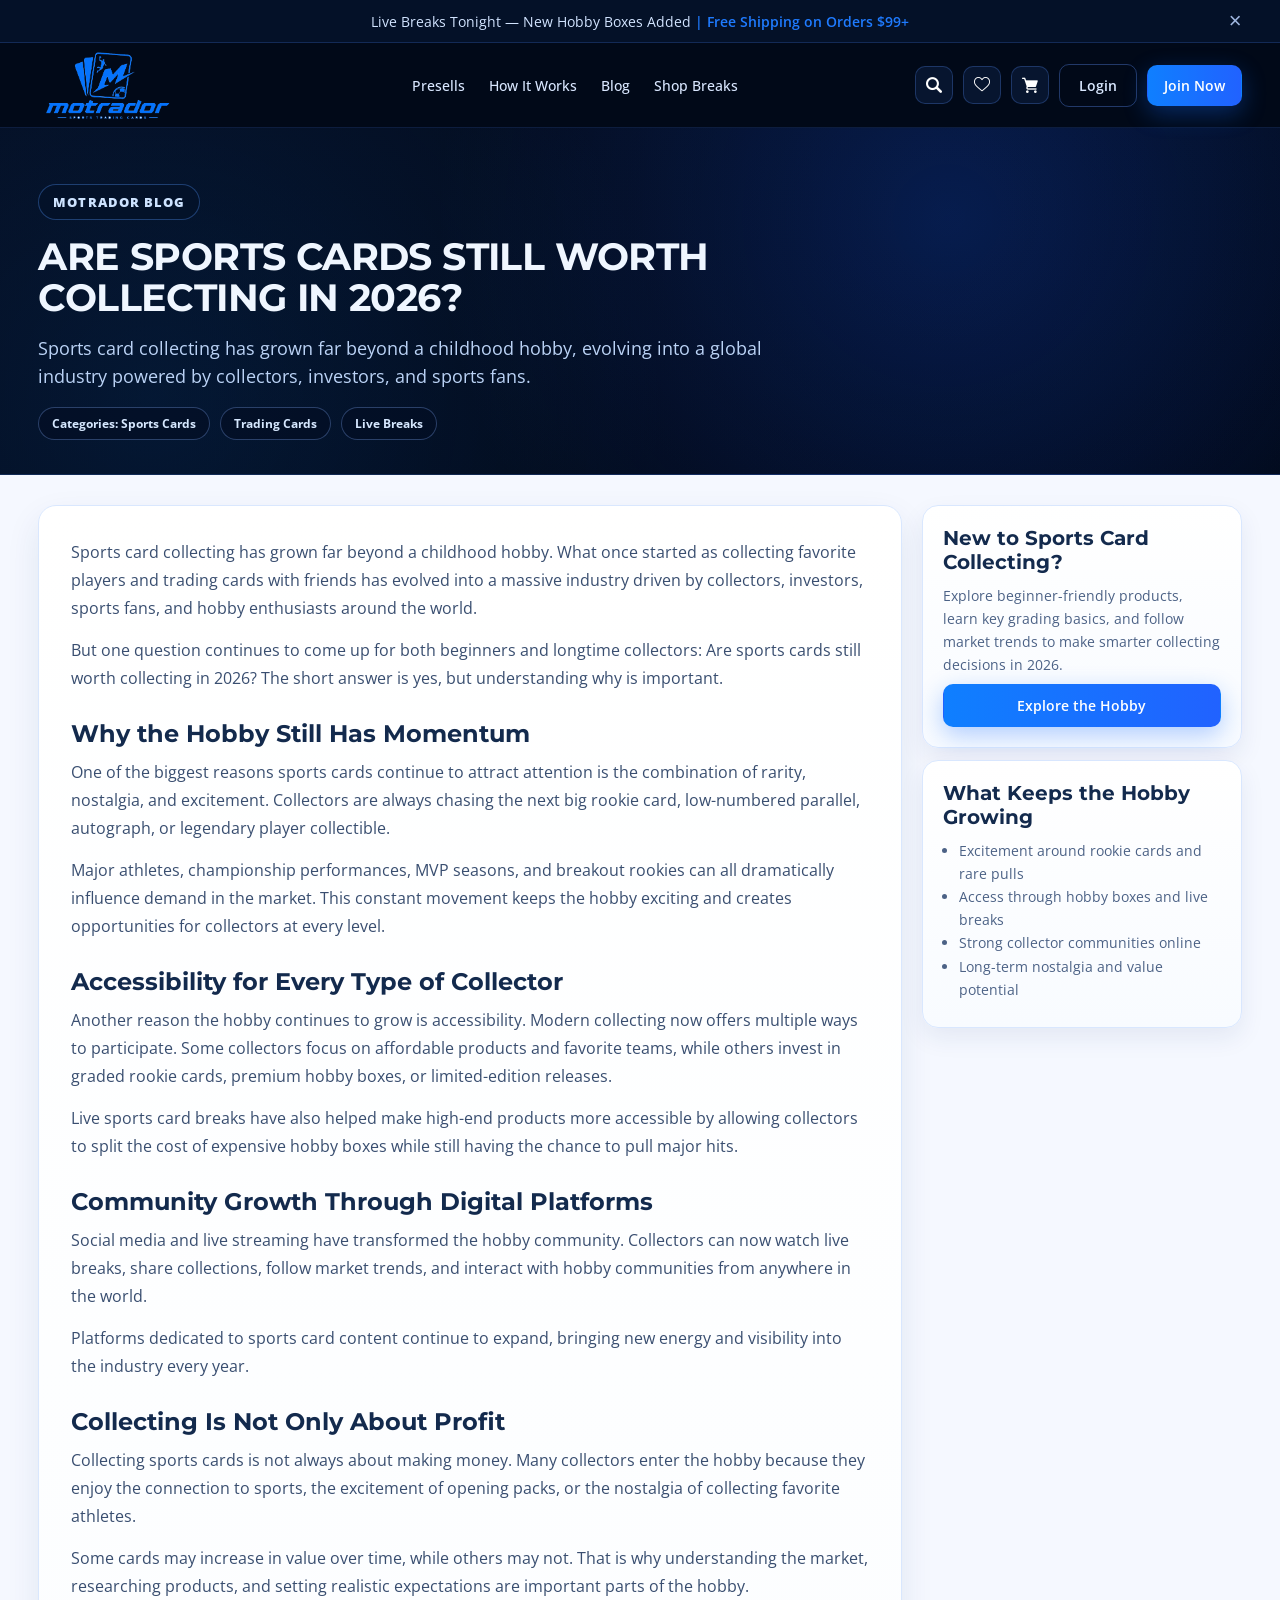
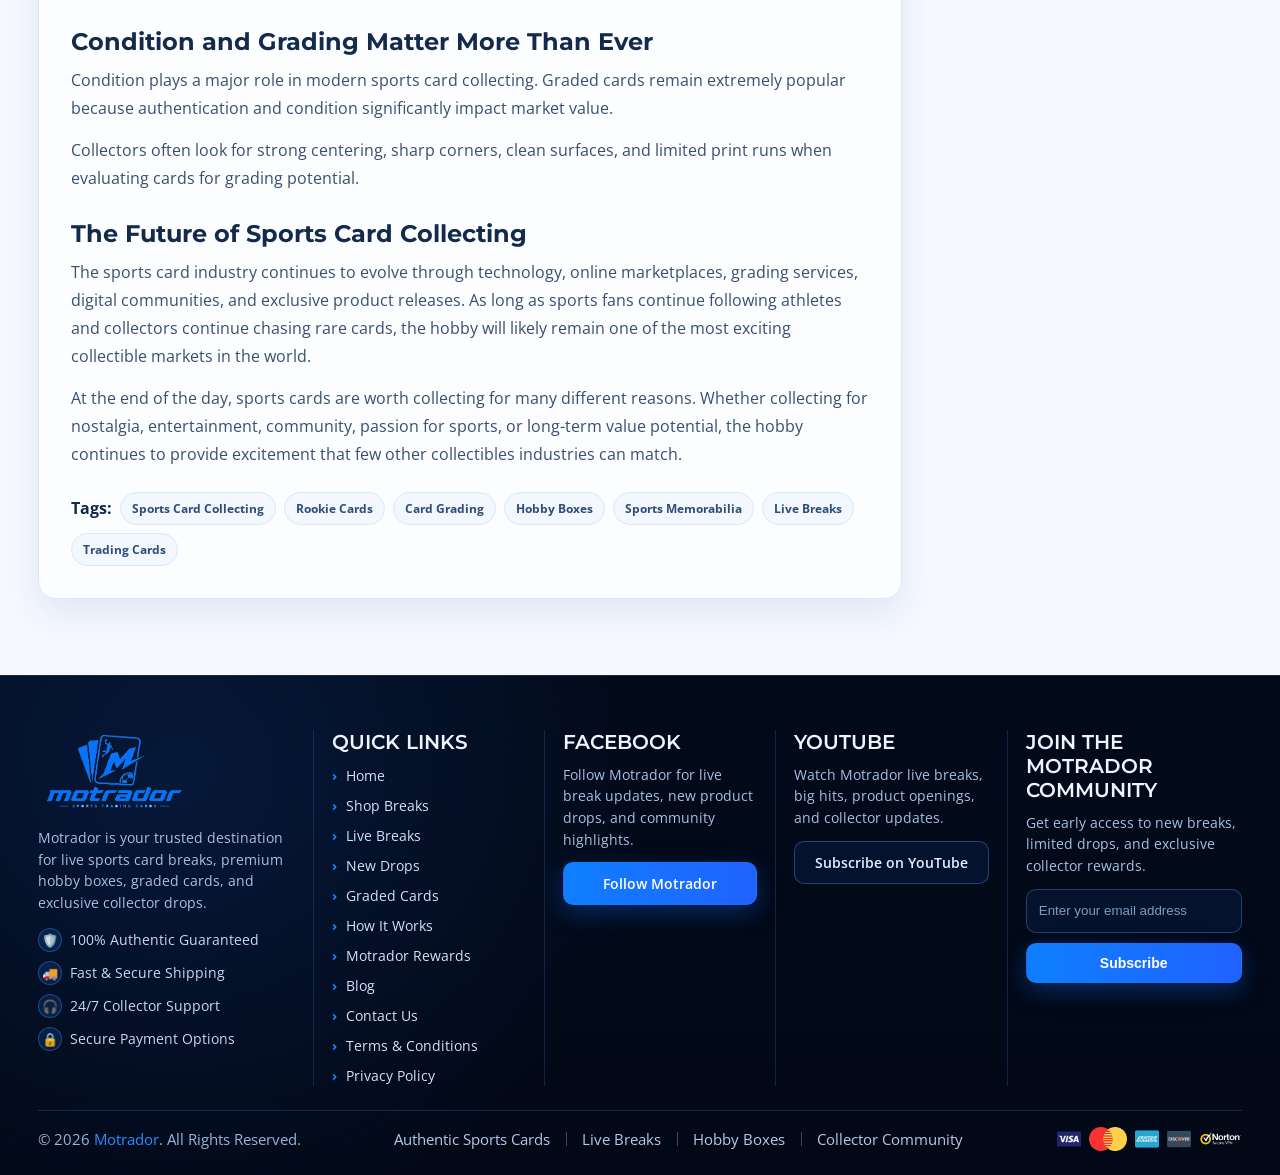
<file: blog2.html>
<!DOCTYPE html>
<html lang="en">

<head>
    <meta charset="UTF-8">
    <meta name="viewport" content="width=device-width, initial-scale=1.0">
    <link rel="stylesheet" href="https://unpkg.com/aos@2.3.1/dist/aos.css">
    <link rel="preconnect" href="https://fonts.googleapis.com">
    <link rel="preconnect" href="https://fonts.gstatic.com" crossorigin>
    <link href="https://fonts.googleapis.com/css2?family=Montserrat:ital,wght@0,100..900;1,100..900&display=swap"
        rel="stylesheet">
    <link rel="preconnect" href="https://fonts.googleapis.com">
    <link rel="preconnect" href="https://fonts.gstatic.com" crossorigin>
    <link href="https://fonts.googleapis.com/css2?family=Open+Sans:ital,wght@0,300..800;1,300..800&display=swap"
        rel="stylesheet">
    <link rel="stylesheet" href="./assets/css/styles.css">
    <link rel="stylesheet" href="./assets/css/responsive.css">
    <title>ARE SPORTS CARDS STILL WORTH COLLECTING IN 2026? </title>
</head>

<body>
    <div class="topbar">
        <div class="container topbar-inner">
            <p>
                Live Breaks Tonight — New Hobby Boxes Added
                <span>| Free Shipping on Orders $99+</span>
            </p>
            <button class="topbar-close" aria-label="Close top announcement">&times;</button>
        </div>
    </div>

    <header class="site-header">
        <div class="container header-inner">
            <a class="brand" href="./index.html">
                <img src="./assets/images/logo.png" alt="Motrador logo">
            </a>

            <button class="menu-toggle" aria-label="Toggle menu" aria-expanded="false" aria-controls="headerMenu">
                <img src="./assets/images/menu.png" alt="Menu" class="menu-toggle-icon">
            </button>

            <div class="header-menu" id="headerMenu">
                <nav class="main-nav" id="mainNav">
                    <a href="./presells.html">Presells</a>
                    <a href="./how-it-works.html">How It Works</a>
                   
                    <a href="./blogs.html">Blog</a>
                    <a href="./shop-breaks.html">Shop Breaks</a>
                </nav>

                <div class="header-actions">
                    <button class="icon-btn" aria-label="Search">
                        <img src="./assets/images/magnifying-glass.png" alt="Search icon" class="search-btn-icon">
                    </button>
                    <button class="icon-btn" aria-label="Wishlist">
                        <img src="./assets/images/heart.png" alt="Wishlist icon" class="search-btn-icon">
                    </button>
                    <button class="icon-btn cart" aria-label="Cart">
                        <img src="./assets/images/grocery-store.png" alt="Cart icon" class="search-btn-icon">
                    </button>
                    <a class="btn btn-outline" href="#">Login</a>
                    <a class="btn btn-primary small" href="#">Join Now</a>
                </div>
            </div>
        </div>
    </header>

    <main class="blog-single-main">
        <section class="blog-single-hero">
            <div class="container">
                <div class="blog-single-hero-card" data-aos="fade-up">
                    <p class="blog-single-kicker">Motrador Blog</p>
                    <h1>ARE SPORTS CARDS STILL WORTH COLLECTING IN 2026?</h1>
                    <p class="blog-single-lead">
                        Sports card collecting has grown far beyond a childhood hobby, evolving into a global
                        industry powered by collectors, investors, and sports fans.
                    </p>
                    <div class="blog-single-meta">
                        <span>Categories: Sports Cards</span>
                        <span>Trading Cards</span>
                        <span>Live Breaks</span>
                    </div>
                </div>
            </div>
        </section>

        <section class="blog-single-content-wrap">
            <div class="container">
                <div class="blog-single-layout">
                    <article class="blog-single-article" data-aos="fade-up" data-aos-delay="60">
                        <p>
                            Sports card collecting has grown far beyond a childhood hobby. What once started as
                            collecting favorite players and trading cards with friends has evolved into a massive
                            industry driven by collectors, investors, sports fans, and hobby enthusiasts around the
                            world.
                        </p>
                        <p>
                            But one question continues to come up for both beginners and longtime collectors: Are
                            sports cards still worth collecting in 2026? The short answer is yes, but understanding
                            why is important.
                        </p>

                        <h2>Why the Hobby Still Has Momentum</h2>
                        <p>
                            One of the biggest reasons sports cards continue to attract attention is the combination of
                            rarity, nostalgia, and excitement. Collectors are always chasing the next big rookie card,
                            low-numbered parallel, autograph, or legendary player collectible.
                        </p>
                        <p>
                            Major athletes, championship performances, MVP seasons, and breakout rookies can all
                            dramatically influence demand in the market. This constant movement keeps the hobby
                            exciting and creates opportunities for collectors at every level.
                        </p>

                        <h2>Accessibility for Every Type of Collector</h2>
                        <p>
                            Another reason the hobby continues to grow is accessibility. Modern collecting now offers
                            multiple ways to participate. Some collectors focus on affordable products and favorite
                            teams, while others invest in graded rookie cards, premium hobby boxes, or limited-edition
                            releases.
                        </p>
                        <p>
                            Live sports card breaks have also helped make high-end products more accessible by allowing
                            collectors to split the cost of expensive hobby boxes while still having the chance to pull
                            major hits.
                        </p>

                        <h2>Community Growth Through Digital Platforms</h2>
                        <p>
                            Social media and live streaming have transformed the hobby community. Collectors can now
                            watch live breaks, share collections, follow market trends, and interact with hobby
                            communities from anywhere in the world.
                        </p>
                        <p>
                            Platforms dedicated to sports card content continue to expand, bringing new energy and
                            visibility into the industry every year.
                        </p>

                        <h2>Collecting Is Not Only About Profit</h2>
                        <p>
                            Collecting sports cards is not always about making money. Many collectors enter the hobby
                            because they enjoy the connection to sports, the excitement of opening packs, or the
                            nostalgia of collecting favorite athletes.
                        </p>
                        <p>
                            Some cards may increase in value over time, while others may not. That is why understanding
                            the market, researching products, and setting realistic expectations are important parts of
                            the hobby.
                        </p>

                        <h2>Condition and Grading Matter More Than Ever</h2>
                        <p>
                            Condition plays a major role in modern sports card collecting. Graded cards remain
                            extremely popular because authentication and condition significantly impact market value.
                        </p>
                        <p>
                            Collectors often look for strong centering, sharp corners, clean surfaces, and limited
                            print runs when evaluating cards for grading potential.
                        </p>

                        <h2>The Future of Sports Card Collecting</h2>
                        <p>
                            The sports card industry continues to evolve through technology, online marketplaces,
                            grading services, digital communities, and exclusive product releases. As long as sports
                            fans continue following athletes and collectors continue chasing rare cards, the hobby will
                            likely remain one of the most exciting collectible markets in the world.
                        </p>
                        <p>
                            At the end of the day, sports cards are worth collecting for many different reasons.
                            Whether collecting for nostalgia, entertainment, community, passion for sports, or
                            long-term value potential, the hobby continues to provide excitement that few other
                            collectibles industries can match.
                        </p>

                        <div class="blog-single-tags">
                            <strong>Tags:</strong>
                            <a href="#">Sports Card Collecting</a>
                            <a href="#">Rookie Cards</a>
                            <a href="#">Card Grading</a>
                            <a href="#">Hobby Boxes</a>
                            <a href="#">Sports Memorabilia</a>
                            <a href="#">Live Breaks</a>
                            <a href="#">Trading Cards</a>
                        </div>
                    </article>

                    <aside class="blog-single-aside" data-aos="fade-up" data-aos-delay="120">
                        <div class="blog-aside-card">
                            <h3>New to Sports Card Collecting?</h3>
                            <p>
                                Explore beginner-friendly products, learn key grading basics, and follow market trends
                                to make smarter collecting decisions in 2026.
                            </p>
                            <a href="#" class="btn btn-primary">Explore the Hobby</a>
                        </div>
                        <div class="blog-aside-card">
                            <h3>What Keeps the Hobby Growing</h3>
                            <ul>
                                <li>Excitement around rookie cards and rare pulls</li>
                                <li>Access through hobby boxes and live breaks</li>
                                <li>Strong collector communities online</li>
                                <li>Long-term nostalgia and value potential</li>
                            </ul>
                        </div>
                    </aside>
                </div>
            </div>
        </section>
    </main>

    <footer class="site-footer">
        <div class="container">
            <div class="footer-grid">
                <section class="footer-brand">
                    <img src="./assets/images/logo.png" alt="Motrador logo">

                    <p class="footer-desc">
                        Motrador is your trusted destination for live sports card breaks, premium hobby boxes, graded
                        cards, and exclusive collector drops.
                    </p>
                    <ul class="footer-brand-points">
                        <li><span>🛡️</span>100% Authentic Guaranteed</li>
                        <li><span>🚚</span>Fast &amp; Secure Shipping</li>
                        <li><span>🎧</span>24/7 Collector Support</li>
                        <li><span>🔒</span>Secure Payment Options</li>
                    </ul>
                </section>

                <section class="footer-links">
                    <h4>Quick Links</h4>
                    <ul>
                        <li><a href="./index.html">Home</a></li>
                        <li><a href="#">Shop Breaks</a></li>
                        <li><a href="#">Live Breaks</a></li>
                        <li><a href="#">New Drops</a></li>
                        <li><a href="#">Graded Cards</a></li>
                        <li><a href="./how-it-works.html">How It Works</a></li>
                        <li><a href="#">Motrador Rewards</a></li>
                        <li><a href="./blogs.html">Blog</a></li>
                        <li><a href="#">Contact Us</a></li>
                        <li><a href="./terms-condition.html">Terms &amp; Conditions</a></li>
                        <li><a href="./privacy-policy.html">Privacy Policy</a></li>
                    </ul>
                </section>

                <section class="footer-social">
                    <h4>Facebook</h4>
                    <p>Follow Motrador for live break updates, new product drops, and community highlights.</p>
                    <a href="#" class="btn btn-primary">Follow Motrador</a>
                </section>

                <section class="footer-social">
                    <h4>YouTube</h4>
                    <p>Watch Motrador live breaks, big hits, product openings, and collector updates.</p>
                    <a href="#" class="btn btn-dark">Subscribe on YouTube</a>
                </section>

                <section class="footer-newsletter">
                    <h4>JOIN THE MOTRADOR COMMUNITY</h4>
                    <p>Get early access to new breaks, limited drops, and exclusive collector rewards.</p>
                    <form action="#" method="post">
                        <input type="email" placeholder="Enter your email address" aria-label="Email address">
                        <button type="submit" class="btn btn-primary">Subscribe</button>
                    </form>
                </section>
            </div>

            <div class="footer-bottom">
                <p class="footer-copy">&copy; 2026 <a href="#">Motrador</a>. All Rights Reserved.</p>
                <ul class="footer-bottom-links">
                    <li><a href="#">Authentic Sports Cards</a></li>
                    <li><a href="#">Live Breaks</a></li>
                    <li><a href="#">Hobby Boxes</a></li>
                    <li><a href="#">Collector Community</a></li>
                </ul>
                <div class="footer-payments">
                    <img src="./assets/images/visa.png" alt="Visa">
                    <img src="./assets/images/card.png" alt="Mastercard">
                    <img src="./assets/images/amex.png" alt="American Express">
                    <img src="./assets/images/discover.png" alt="Discover">
                    <img src="./assets/images/nortan.png" alt="Norton Secured">
                </div>
            </div>
        </div>
    </footer>

    <script src="https://unpkg.com/aos@2.3.1/dist/aos.js"></script>
    <script src="./assets/js/index.js"></script>
</body>

</html>
</file>
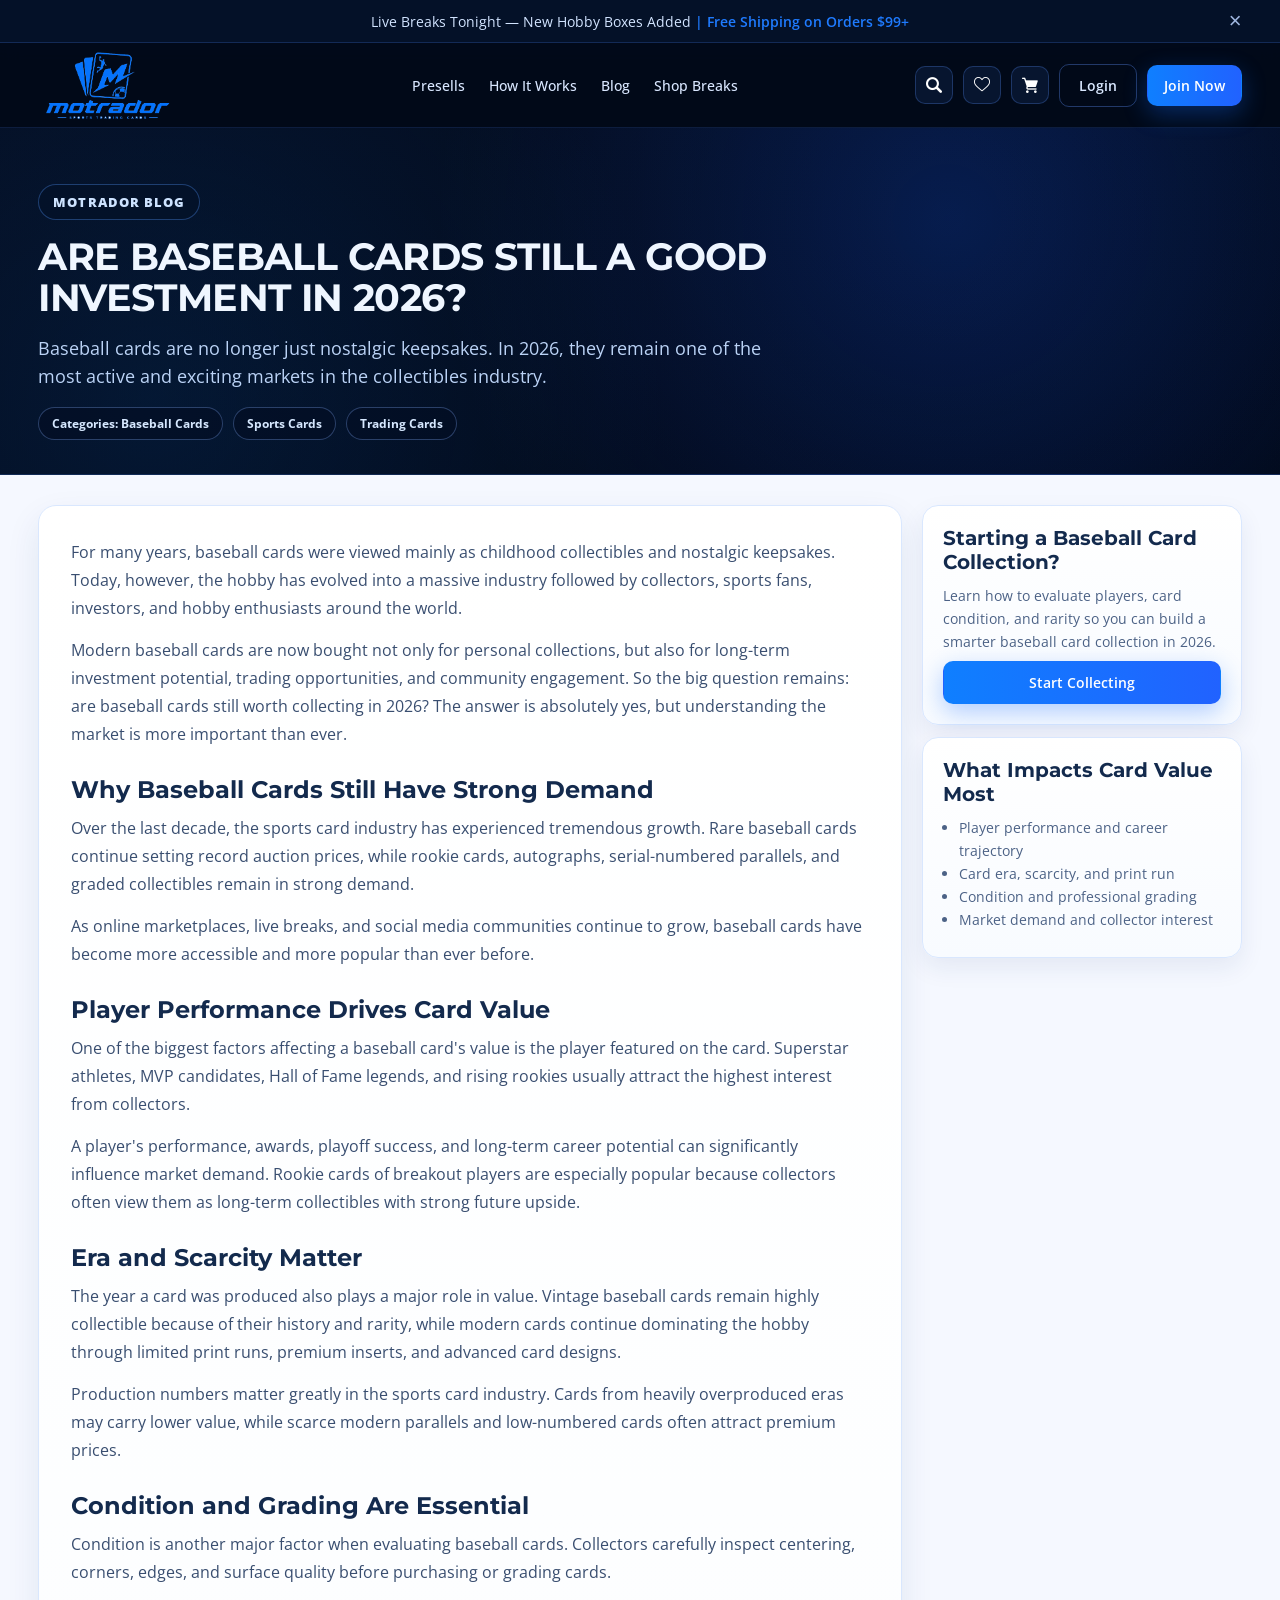
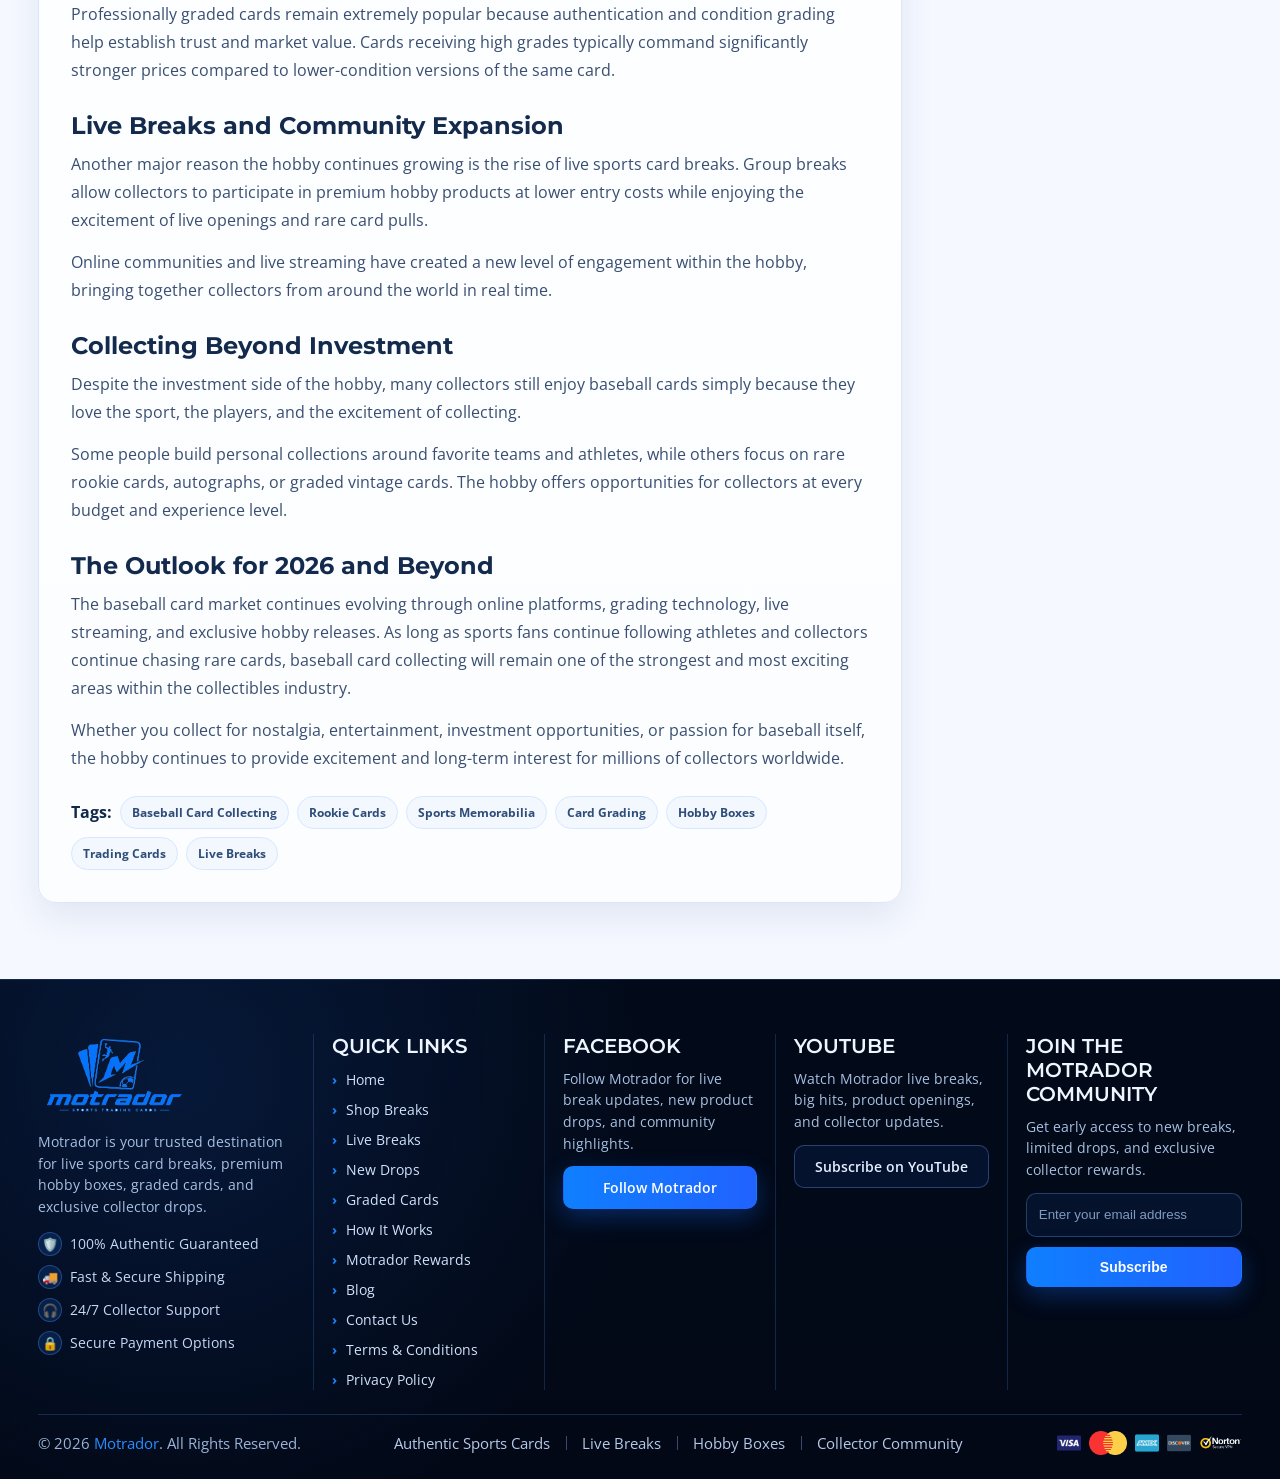
<file: blog3.html>
<!DOCTYPE html>
<html lang="en">

<head>
    <meta charset="UTF-8">
    <meta name="viewport" content="width=device-width, initial-scale=1.0">
    <link rel="stylesheet" href="https://unpkg.com/aos@2.3.1/dist/aos.css">
    <link rel="preconnect" href="https://fonts.googleapis.com">
    <link rel="preconnect" href="https://fonts.gstatic.com" crossorigin>
    <link href="https://fonts.googleapis.com/css2?family=Montserrat:ital,wght@0,100..900;1,100..900&display=swap"
        rel="stylesheet">
    <link rel="preconnect" href="https://fonts.googleapis.com">
    <link rel="preconnect" href="https://fonts.gstatic.com" crossorigin>
    <link href="https://fonts.googleapis.com/css2?family=Open+Sans:ital,wght@0,300..800;1,300..800&display=swap"
        rel="stylesheet">
    <link rel="stylesheet" href="./assets/css/styles.css">
    <link rel="stylesheet" href="./assets/css/responsive.css">
    <title>ARE BASEBALL CARDS STILL A GOOD INVESTMENT IN 2026?</title>
</head>

<body>
    <div class="topbar">
        <div class="container topbar-inner">
            <p>
                Live Breaks Tonight — New Hobby Boxes Added
                <span>| Free Shipping on Orders $99+</span>
            </p>
            <button class="topbar-close" aria-label="Close top announcement">&times;</button>
        </div>
    </div>

    <header class="site-header">
        <div class="container header-inner">
            <a class="brand" href="./index.html">
                <img src="./assets/images/logo.png" alt="Motrador logo">
            </a>

            <button class="menu-toggle" aria-label="Toggle menu" aria-expanded="false" aria-controls="headerMenu">
                <img src="./assets/images/menu.png" alt="Menu" class="menu-toggle-icon">
            </button>

            <div class="header-menu" id="headerMenu">
                <nav class="main-nav" id="mainNav">
                    <a href="./presells.html">Presells</a>
                    <a href="./how-it-works.html">How It Works</a>
                   
                    <a href="./blogs.html">Blog</a>
                    <a href="./shop-breaks.html">Shop Breaks</a>
                </nav>

                <div class="header-actions">
                    <button class="icon-btn" aria-label="Search">
                        <img src="./assets/images/magnifying-glass.png" alt="Search icon" class="search-btn-icon">
                    </button>
                    <button class="icon-btn" aria-label="Wishlist">
                        <img src="./assets/images/heart.png" alt="Wishlist icon" class="search-btn-icon">
                    </button>
                    <button class="icon-btn cart" aria-label="Cart">
                        <img src="./assets/images/grocery-store.png" alt="Cart icon" class="search-btn-icon">
                    </button>
                    <a class="btn btn-outline" href="#">Login</a>
                    <a class="btn btn-primary small" href="#">Join Now</a>
                </div>
            </div>
        </div>
    </header>

    <main class="blog-single-main">
        <section class="blog-single-hero">
            <div class="container">
                <div class="blog-single-hero-card" data-aos="fade-up">
                    <p class="blog-single-kicker">Motrador Blog</p>
                    <h1>ARE BASEBALL CARDS STILL A GOOD INVESTMENT IN 2026?</h1>
                    <p class="blog-single-lead">
                        Baseball cards are no longer just nostalgic keepsakes. In 2026, they remain one of the most
                        active and exciting markets in the collectibles industry.
                    </p>
                    <div class="blog-single-meta">
                        <span>Categories: Baseball Cards</span>
                        <span>Sports Cards</span>
                        <span>Trading Cards</span>
                    </div>
                </div>
            </div>
        </section>

        <section class="blog-single-content-wrap">
            <div class="container">
                <div class="blog-single-layout">
                    <article class="blog-single-article" data-aos="fade-up" data-aos-delay="60">
                        <p>
                            For many years, baseball cards were viewed mainly as childhood collectibles and nostalgic
                            keepsakes. Today, however, the hobby has evolved into a massive industry followed by
                            collectors, sports fans, investors, and hobby enthusiasts around the world.
                        </p>
                        <p>
                            Modern baseball cards are now bought not only for personal collections, but also for
                            long-term investment potential, trading opportunities, and community engagement. So the big
                            question remains: are baseball cards still worth collecting in 2026? The answer is
                            absolutely yes, but understanding the market is more important than ever.
                        </p>

                        <h2>Why Baseball Cards Still Have Strong Demand</h2>
                        <p>
                            Over the last decade, the sports card industry has experienced tremendous growth. Rare
                            baseball cards continue setting record auction prices, while rookie cards, autographs,
                            serial-numbered parallels, and graded collectibles remain in strong demand.
                        </p>
                        <p>
                            As online marketplaces, live breaks, and social media communities continue to grow, baseball
                            cards have become more accessible and more popular than ever before.
                        </p>

                        <h2>Player Performance Drives Card Value</h2>
                        <p>
                            One of the biggest factors affecting a baseball card's value is the player featured on the
                            card. Superstar athletes, MVP candidates, Hall of Fame legends, and rising rookies usually
                            attract the highest interest from collectors.
                        </p>
                        <p>
                            A player's performance, awards, playoff success, and long-term career potential can
                            significantly influence market demand. Rookie cards of breakout players are especially
                            popular because collectors often view them as long-term collectibles with strong future
                            upside.
                        </p>

                        <h2>Era and Scarcity Matter</h2>
                        <p>
                            The year a card was produced also plays a major role in value. Vintage baseball cards
                            remain highly collectible because of their history and rarity, while modern cards continue
                            dominating the hobby through limited print runs, premium inserts, and advanced card designs.
                        </p>
                        <p>
                            Production numbers matter greatly in the sports card industry. Cards from heavily
                            overproduced eras may carry lower value, while scarce modern parallels and low-numbered
                            cards often attract premium prices.
                        </p>

                        <h2>Condition and Grading Are Essential</h2>
                        <p>
                            Condition is another major factor when evaluating baseball cards. Collectors carefully
                            inspect centering, corners, edges, and surface quality before purchasing or grading cards.
                        </p>
                        <p>
                            Professionally graded cards remain extremely popular because authentication and condition
                            grading help establish trust and market value. Cards receiving high grades typically command
                            significantly stronger prices compared to lower-condition versions of the same card.
                        </p>

                        <h2>Live Breaks and Community Expansion</h2>
                        <p>
                            Another major reason the hobby continues growing is the rise of live sports card breaks.
                            Group breaks allow collectors to participate in premium hobby products at lower entry costs
                            while enjoying the excitement of live openings and rare card pulls.
                        </p>
                        <p>
                            Online communities and live streaming have created a new level of engagement within the
                            hobby, bringing together collectors from around the world in real time.
                        </p>

                        <h2>Collecting Beyond Investment</h2>
                        <p>
                            Despite the investment side of the hobby, many collectors still enjoy baseball cards simply
                            because they love the sport, the players, and the excitement of collecting.
                        </p>
                        <p>
                            Some people build personal collections around favorite teams and athletes, while others
                            focus on rare rookie cards, autographs, or graded vintage cards. The hobby offers
                            opportunities for collectors at every budget and experience level.
                        </p>

                        <h2>The Outlook for 2026 and Beyond</h2>
                        <p>
                            The baseball card market continues evolving through online platforms, grading technology,
                            live streaming, and exclusive hobby releases. As long as sports fans continue following
                            athletes and collectors continue chasing rare cards, baseball card collecting will remain
                            one of the strongest and most exciting areas within the collectibles industry.
                        </p>
                        <p>
                            Whether you collect for nostalgia, entertainment, investment opportunities, or passion for
                            baseball itself, the hobby continues to provide excitement and long-term interest for
                            millions of collectors worldwide.
                        </p>

                        <div class="blog-single-tags">
                            <strong>Tags:</strong>
                            <a href="#">Baseball Card Collecting</a>
                            <a href="#">Rookie Cards</a>
                            <a href="#">Sports Memorabilia</a>
                            <a href="#">Card Grading</a>
                            <a href="#">Hobby Boxes</a>
                            <a href="#">Trading Cards</a>
                            <a href="#">Live Breaks</a>
                        </div>
                    </article>

                    <aside class="blog-single-aside" data-aos="fade-up" data-aos-delay="120">
                        <div class="blog-aside-card">
                            <h3>Starting a Baseball Card Collection?</h3>
                            <p>
                                Learn how to evaluate players, card condition, and rarity so you can build a smarter
                                baseball card collection in 2026.
                            </p>
                            <a href="#" class="btn btn-primary">Start Collecting</a>
                        </div>
                        <div class="blog-aside-card">
                            <h3>What Impacts Card Value Most</h3>
                            <ul>
                                <li>Player performance and career trajectory</li>
                                <li>Card era, scarcity, and print run</li>
                                <li>Condition and professional grading</li>
                                <li>Market demand and collector interest</li>
                            </ul>
                        </div>
                    </aside>
                </div>
            </div>
        </section>
    </main>

    <footer class="site-footer">
        <div class="container">
            <div class="footer-grid">
                <section class="footer-brand">
                    <img src="./assets/images/logo.png" alt="Motrador logo">

                    <p class="footer-desc">
                        Motrador is your trusted destination for live sports card breaks, premium hobby boxes, graded
                        cards, and exclusive collector drops.
                    </p>
                    <ul class="footer-brand-points">
                        <li><span>🛡️</span>100% Authentic Guaranteed</li>
                        <li><span>🚚</span>Fast &amp; Secure Shipping</li>
                        <li><span>🎧</span>24/7 Collector Support</li>
                        <li><span>🔒</span>Secure Payment Options</li>
                    </ul>
                </section>

                <section class="footer-links">
                    <h4>Quick Links</h4>
                    <ul>
                        <li><a href="./index.html">Home</a></li>
                        <li><a href="#">Shop Breaks</a></li>
                        <li><a href="#">Live Breaks</a></li>
                        <li><a href="#">New Drops</a></li>
                        <li><a href="#">Graded Cards</a></li>
                        <li><a href="./how-it-works.html">How It Works</a></li>
                        <li><a href="#">Motrador Rewards</a></li>
                        <li><a href="./blogs.html">Blog</a></li>
                        <li><a href="#">Contact Us</a></li>
                        <li><a href="./terms-condition.html">Terms &amp; Conditions</a></li>
                        <li><a href="./privacy-policy.html">Privacy Policy</a></li>
                    </ul>
                </section>

                <section class="footer-social">
                    <h4>Facebook</h4>
                    <p>Follow Motrador for live break updates, new product drops, and community highlights.</p>
                    <a href="#" class="btn btn-primary">Follow Motrador</a>
                </section>

                <section class="footer-social">
                    <h4>YouTube</h4>
                    <p>Watch Motrador live breaks, big hits, product openings, and collector updates.</p>
                    <a href="#" class="btn btn-dark">Subscribe on YouTube</a>
                </section>

                <section class="footer-newsletter">
                    <h4>JOIN THE MOTRADOR COMMUNITY</h4>
                    <p>Get early access to new breaks, limited drops, and exclusive collector rewards.</p>
                    <form action="#" method="post">
                        <input type="email" placeholder="Enter your email address" aria-label="Email address">
                        <button type="submit" class="btn btn-primary">Subscribe</button>
                    </form>
                </section>
            </div>

            <div class="footer-bottom">
                <p class="footer-copy">&copy; 2026 <a href="#">Motrador</a>. All Rights Reserved.</p>
                <ul class="footer-bottom-links">
                    <li><a href="#">Authentic Sports Cards</a></li>
                    <li><a href="#">Live Breaks</a></li>
                    <li><a href="#">Hobby Boxes</a></li>
                    <li><a href="#">Collector Community</a></li>
                </ul>
                <div class="footer-payments">
                    <img src="./assets/images/visa.png" alt="Visa">
                    <img src="./assets/images/card.png" alt="Mastercard">
                    <img src="./assets/images/amex.png" alt="American Express">
                    <img src="./assets/images/discover.png" alt="Discover">
                    <img src="./assets/images/nortan.png" alt="Norton Secured">
                </div>
            </div>
        </div>
    </footer>

    <script src="https://unpkg.com/aos@2.3.1/dist/aos.js"></script>
    <script src="./assets/js/index.js"></script>
</body>

</html>
</file>
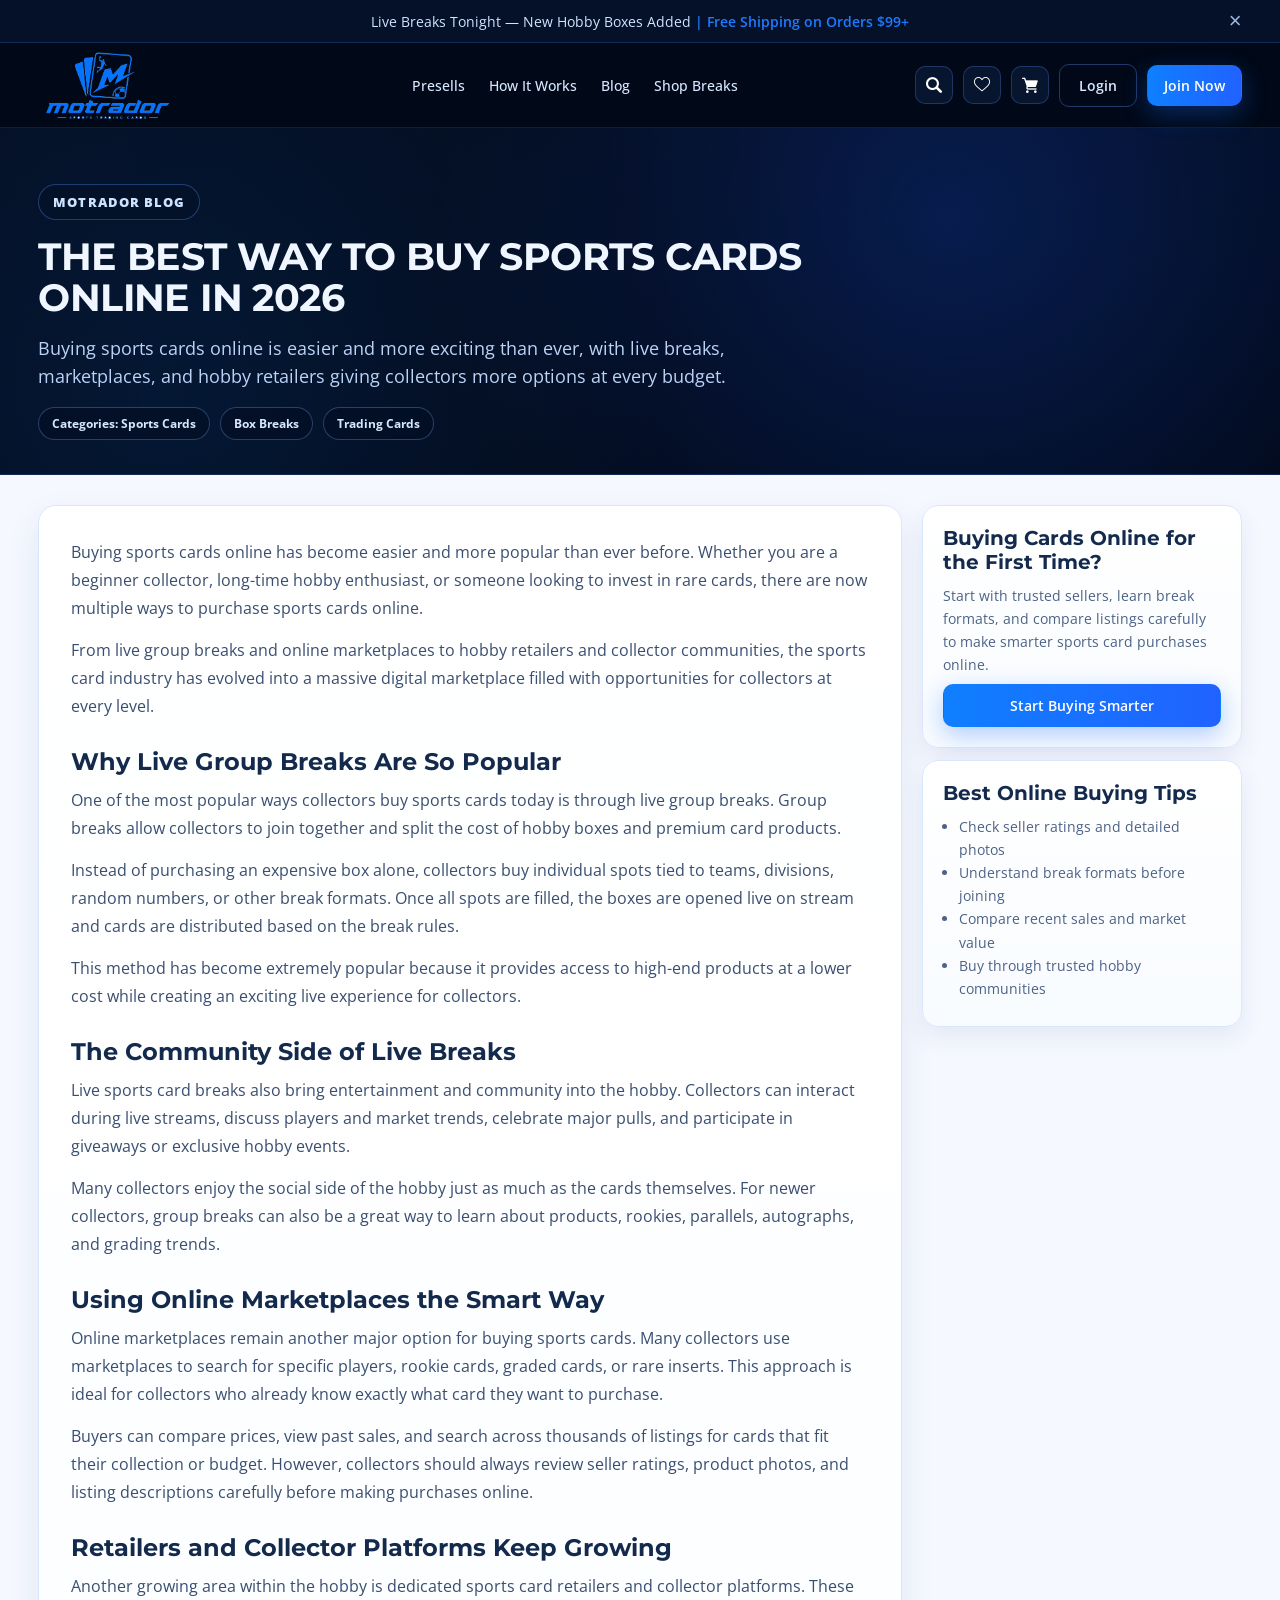
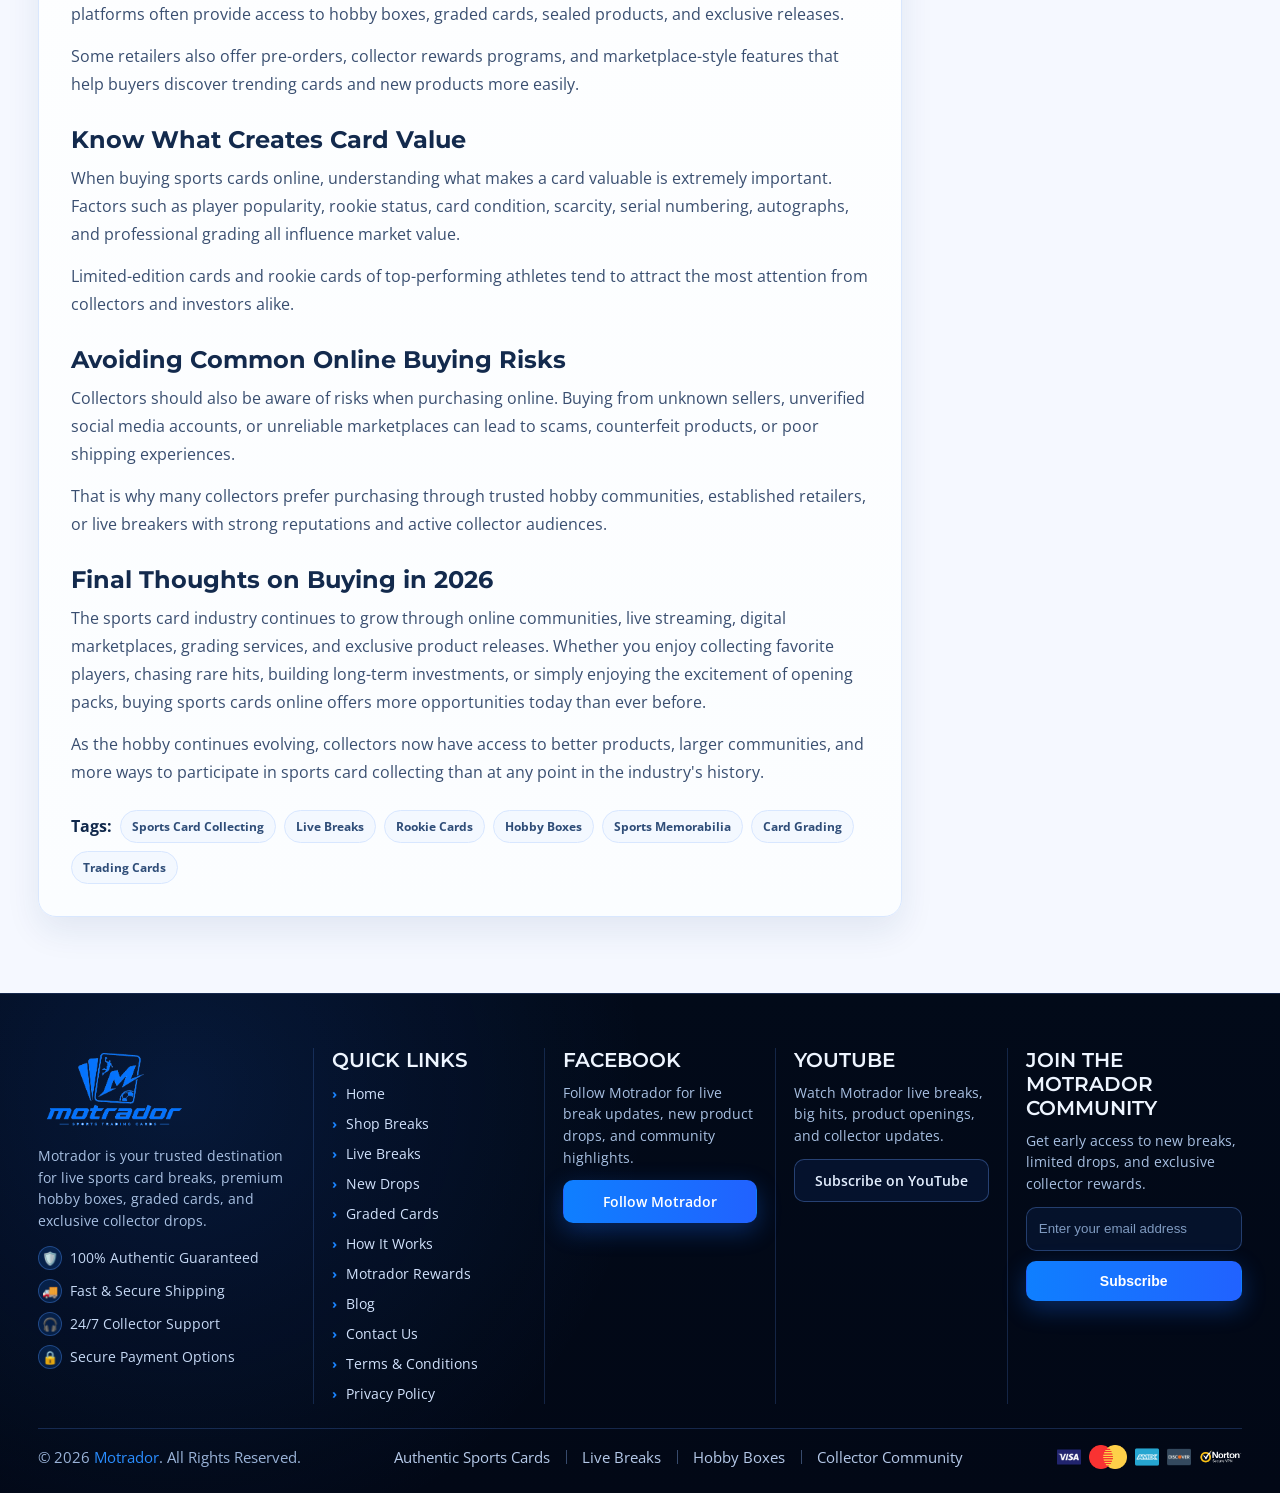
<file: blog4.html>
<!DOCTYPE html>
<html lang="en">

<head>
    <meta charset="UTF-8">
    <meta name="viewport" content="width=device-width, initial-scale=1.0">
    <link rel="stylesheet" href="https://unpkg.com/aos@2.3.1/dist/aos.css">
    <link rel="preconnect" href="https://fonts.googleapis.com">
    <link rel="preconnect" href="https://fonts.gstatic.com" crossorigin>
    <link href="https://fonts.googleapis.com/css2?family=Montserrat:ital,wght@0,100..900;1,100..900&display=swap"
        rel="stylesheet">
    <link rel="preconnect" href="https://fonts.googleapis.com">
    <link rel="preconnect" href="https://fonts.gstatic.com" crossorigin>
    <link href="https://fonts.googleapis.com/css2?family=Open+Sans:ital,wght@0,300..800;1,300..800&display=swap"
        rel="stylesheet">
    <link rel="stylesheet" href="./assets/css/styles.css">
    <link rel="stylesheet" href="./assets/css/responsive.css">
    <title>THE BEST WAY TO BUY SPORTS CARDS ONLINE IN 2026</title>
</head>

<body>
    <div class="topbar">
        <div class="container topbar-inner">
            <p>
                Live Breaks Tonight — New Hobby Boxes Added
                <span>| Free Shipping on Orders $99+</span>
            </p>
            <button class="topbar-close" aria-label="Close top announcement">&times;</button>
        </div>
    </div>

    <header class="site-header">
        <div class="container header-inner">
            <a class="brand" href="./index.html">
                <img src="./assets/images/logo.png" alt="Motrador logo">
            </a>

            <button class="menu-toggle" aria-label="Toggle menu" aria-expanded="false" aria-controls="headerMenu">
                <img src="./assets/images/menu.png" alt="Menu" class="menu-toggle-icon">
            </button>

            <div class="header-menu" id="headerMenu">
                <nav class="main-nav" id="mainNav">
                    <a href="./presells.html">Presells</a>
                    <a href="./how-it-works.html">How It Works</a>
                   
                    <a href="./blogs.html">Blog</a>
                    <a href="./shop-breaks.html">Shop Breaks</a>
                </nav>

                <div class="header-actions">
                    <button class="icon-btn" aria-label="Search">
                        <img src="./assets/images/magnifying-glass.png" alt="Search icon" class="search-btn-icon">
                    </button>
                    <button class="icon-btn" aria-label="Wishlist">
                        <img src="./assets/images/heart.png" alt="Wishlist icon" class="search-btn-icon">
                    </button>
                    <button class="icon-btn cart" aria-label="Cart">
                        <img src="./assets/images/grocery-store.png" alt="Cart icon" class="search-btn-icon">
                    </button>
                    <a class="btn btn-outline" href="#">Login</a>
                    <a class="btn btn-primary small" href="#">Join Now</a>
                </div>
            </div>
        </div>
    </header>

    <main class="blog-single-main">
        <section class="blog-single-hero">
            <div class="container">
                <div class="blog-single-hero-card" data-aos="fade-up">
                    <p class="blog-single-kicker">Motrador Blog</p>
                    <h1>THE BEST WAY TO BUY SPORTS CARDS ONLINE IN 2026</h1>
                    <p class="blog-single-lead">
                        Buying sports cards online is easier and more exciting than ever, with live breaks,
                        marketplaces, and hobby retailers giving collectors more options at every budget.
                    </p>
                    <div class="blog-single-meta">
                        <span>Categories: Sports Cards</span>
                        <span>Box Breaks</span>
                        <span>Trading Cards</span>
                    </div>
                </div>
            </div>
        </section>

        <section class="blog-single-content-wrap">
            <div class="container">
                <div class="blog-single-layout">
                    <article class="blog-single-article" data-aos="fade-up" data-aos-delay="60">
                        <p>
                            Buying sports cards online has become easier and more popular than ever before. Whether you
                            are a beginner collector, long-time hobby enthusiast, or someone looking to invest in rare
                            cards, there are now multiple ways to purchase sports cards online.
                        </p>
                        <p>
                            From live group breaks and online marketplaces to hobby retailers and collector communities,
                            the sports card industry has evolved into a massive digital marketplace filled with
                            opportunities for collectors at every level.
                        </p>

                        <h2>Why Live Group Breaks Are So Popular</h2>
                        <p>
                            One of the most popular ways collectors buy sports cards today is through live group
                            breaks. Group breaks allow collectors to join together and split the cost of hobby boxes
                            and premium card products.
                        </p>
                        <p>
                            Instead of purchasing an expensive box alone, collectors buy individual spots tied to teams,
                            divisions, random numbers, or other break formats. Once all spots are filled, the boxes are
                            opened live on stream and cards are distributed based on the break rules.
                        </p>
                        <p>
                            This method has become extremely popular because it provides access to high-end products at
                            a lower cost while creating an exciting live experience for collectors.
                        </p>

                        <h2>The Community Side of Live Breaks</h2>
                        <p>
                            Live sports card breaks also bring entertainment and community into the hobby. Collectors
                            can interact during live streams, discuss players and market trends, celebrate major pulls,
                            and participate in giveaways or exclusive hobby events.
                        </p>
                        <p>
                            Many collectors enjoy the social side of the hobby just as much as the cards themselves.
                            For newer collectors, group breaks can also be a great way to learn about products,
                            rookies, parallels, autographs, and grading trends.
                        </p>

                        <h2>Using Online Marketplaces the Smart Way</h2>
                        <p>
                            Online marketplaces remain another major option for buying sports cards. Many collectors use
                            marketplaces to search for specific players, rookie cards, graded cards, or rare inserts.
                            This approach is ideal for collectors who already know exactly what card they want to
                            purchase.
                        </p>
                        <p>
                            Buyers can compare prices, view past sales, and search across thousands of listings for
                            cards that fit their collection or budget. However, collectors should always review seller
                            ratings, product photos, and listing descriptions carefully before making purchases online.
                        </p>

                        <h2>Retailers and Collector Platforms Keep Growing</h2>
                        <p>
                            Another growing area within the hobby is dedicated sports card retailers and collector
                            platforms. These platforms often provide access to hobby boxes, graded cards, sealed
                            products, and exclusive releases.
                        </p>
                        <p>
                            Some retailers also offer pre-orders, collector rewards programs, and marketplace-style
                            features that help buyers discover trending cards and new products more easily.
                        </p>

                        <h2>Know What Creates Card Value</h2>
                        <p>
                            When buying sports cards online, understanding what makes a card valuable is extremely
                            important. Factors such as player popularity, rookie status, card condition, scarcity,
                            serial numbering, autographs, and professional grading all influence market value.
                        </p>
                        <p>
                            Limited-edition cards and rookie cards of top-performing athletes tend to attract the most
                            attention from collectors and investors alike.
                        </p>

                        <h2>Avoiding Common Online Buying Risks</h2>
                        <p>
                            Collectors should also be aware of risks when purchasing online. Buying from unknown
                            sellers, unverified social media accounts, or unreliable marketplaces can lead to scams,
                            counterfeit products, or poor shipping experiences.
                        </p>
                        <p>
                            That is why many collectors prefer purchasing through trusted hobby communities, established
                            retailers, or live breakers with strong reputations and active collector audiences.
                        </p>

                        <h2>Final Thoughts on Buying in 2026</h2>
                        <p>
                            The sports card industry continues to grow through online communities, live streaming,
                            digital marketplaces, grading services, and exclusive product releases. Whether you enjoy
                            collecting favorite players, chasing rare hits, building long-term investments, or simply
                            enjoying the excitement of opening packs, buying sports cards online offers more
                            opportunities today than ever before.
                        </p>
                        <p>
                            As the hobby continues evolving, collectors now have access to better products, larger
                            communities, and more ways to participate in sports card collecting than at any point in the
                            industry's history.
                        </p>

                        <div class="blog-single-tags">
                            <strong>Tags:</strong>
                            <a href="#">Sports Card Collecting</a>
                            <a href="#">Live Breaks</a>
                            <a href="#">Rookie Cards</a>
                            <a href="#">Hobby Boxes</a>
                            <a href="#">Sports Memorabilia</a>
                            <a href="#">Card Grading</a>
                            <a href="#">Trading Cards</a>
                        </div>
                    </article>

                    <aside class="blog-single-aside" data-aos="fade-up" data-aos-delay="120">
                        <div class="blog-aside-card">
                            <h3>Buying Cards Online for the First Time?</h3>
                            <p>
                                Start with trusted sellers, learn break formats, and compare listings carefully to make
                                smarter sports card purchases online.
                            </p>
                            <a href="#" class="btn btn-primary">Start Buying Smarter</a>
                        </div>
                        <div class="blog-aside-card">
                            <h3>Best Online Buying Tips</h3>
                            <ul>
                                <li>Check seller ratings and detailed photos</li>
                                <li>Understand break formats before joining</li>
                                <li>Compare recent sales and market value</li>
                                <li>Buy through trusted hobby communities</li>
                            </ul>
                        </div>
                    </aside>
                </div>
            </div>
        </section>
    </main>

    <footer class="site-footer">
        <div class="container">
            <div class="footer-grid">
                <section class="footer-brand">
                    <img src="./assets/images/logo.png" alt="Motrador logo">

                    <p class="footer-desc">
                        Motrador is your trusted destination for live sports card breaks, premium hobby boxes, graded
                        cards, and exclusive collector drops.
                    </p>
                    <ul class="footer-brand-points">
                        <li><span>🛡️</span>100% Authentic Guaranteed</li>
                        <li><span>🚚</span>Fast &amp; Secure Shipping</li>
                        <li><span>🎧</span>24/7 Collector Support</li>
                        <li><span>🔒</span>Secure Payment Options</li>
                    </ul>
                </section>

                <section class="footer-links">
                    <h4>Quick Links</h4>
                    <ul>
                        <li><a href="./index.html">Home</a></li>
                        <li><a href="#">Shop Breaks</a></li>
                        <li><a href="#">Live Breaks</a></li>
                        <li><a href="#">New Drops</a></li>
                        <li><a href="#">Graded Cards</a></li>
                        <li><a href="./how-it-works.html">How It Works</a></li>
                        <li><a href="#">Motrador Rewards</a></li>
                        <li><a href="./blogs.html">Blog</a></li>
                        <li><a href="#">Contact Us</a></li>
                        <li><a href="./terms-condition.html">Terms &amp; Conditions</a></li>
                        <li><a href="./privacy-policy.html">Privacy Policy</a></li>
                    </ul>
                </section>

                <section class="footer-social">
                    <h4>Facebook</h4>
                    <p>Follow Motrador for live break updates, new product drops, and community highlights.</p>
                    <a href="#" class="btn btn-primary">Follow Motrador</a>
                </section>

                <section class="footer-social">
                    <h4>YouTube</h4>
                    <p>Watch Motrador live breaks, big hits, product openings, and collector updates.</p>
                    <a href="#" class="btn btn-dark">Subscribe on YouTube</a>
                </section>

                <section class="footer-newsletter">
                    <h4>JOIN THE MOTRADOR COMMUNITY</h4>
                    <p>Get early access to new breaks, limited drops, and exclusive collector rewards.</p>
                    <form action="#" method="post">
                        <input type="email" placeholder="Enter your email address" aria-label="Email address">
                        <button type="submit" class="btn btn-primary">Subscribe</button>
                    </form>
                </section>
            </div>

            <div class="footer-bottom">
                <p class="footer-copy">&copy; 2026 <a href="#">Motrador</a>. All Rights Reserved.</p>
                <ul class="footer-bottom-links">
                    <li><a href="#">Authentic Sports Cards</a></li>
                    <li><a href="#">Live Breaks</a></li>
                    <li><a href="#">Hobby Boxes</a></li>
                    <li><a href="#">Collector Community</a></li>
                </ul>
                <div class="footer-payments">
                    <img src="./assets/images/visa.png" alt="Visa">
                    <img src="./assets/images/card.png" alt="Mastercard">
                    <img src="./assets/images/amex.png" alt="American Express">
                    <img src="./assets/images/discover.png" alt="Discover">
                    <img src="./assets/images/nortan.png" alt="Norton Secured">
                </div>
            </div>
        </div>
    </footer>

    <script src="https://unpkg.com/aos@2.3.1/dist/aos.js"></script>
    <script src="./assets/js/index.js"></script>
</body>

</html>
</file>
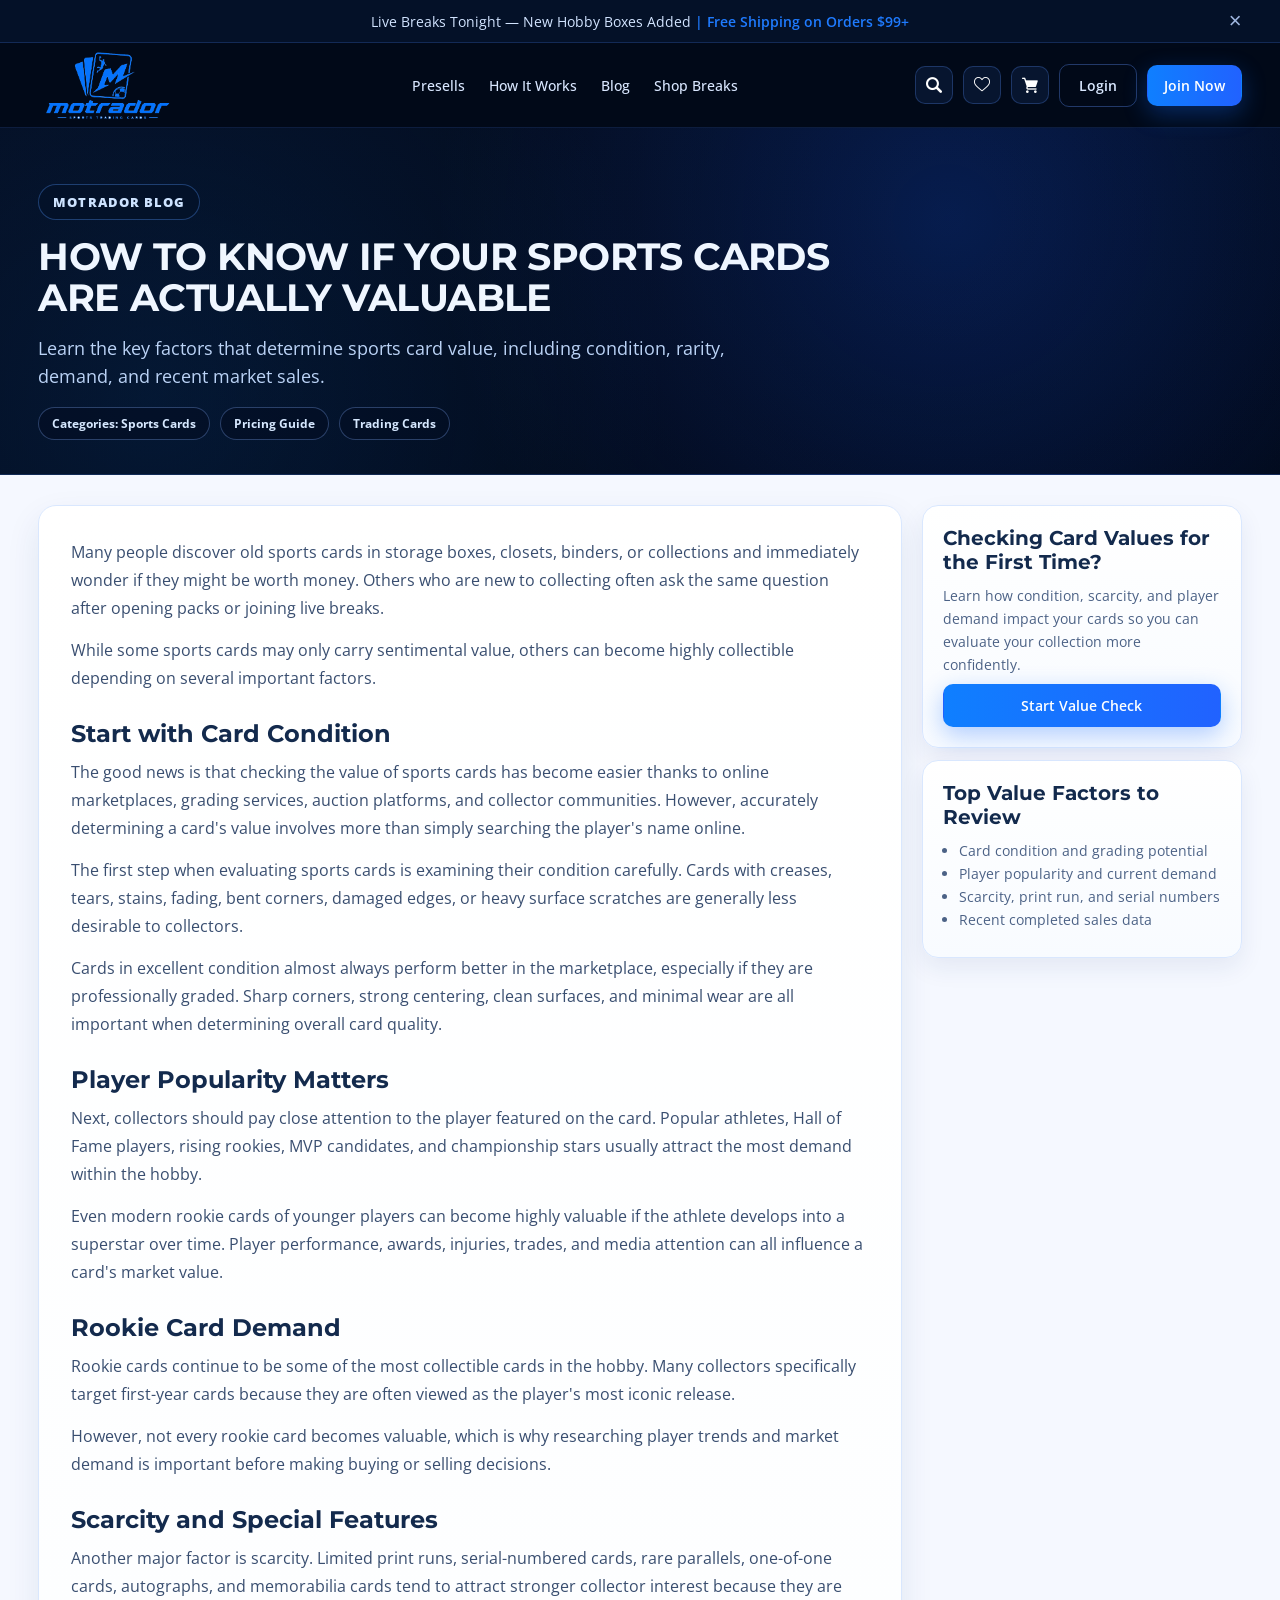
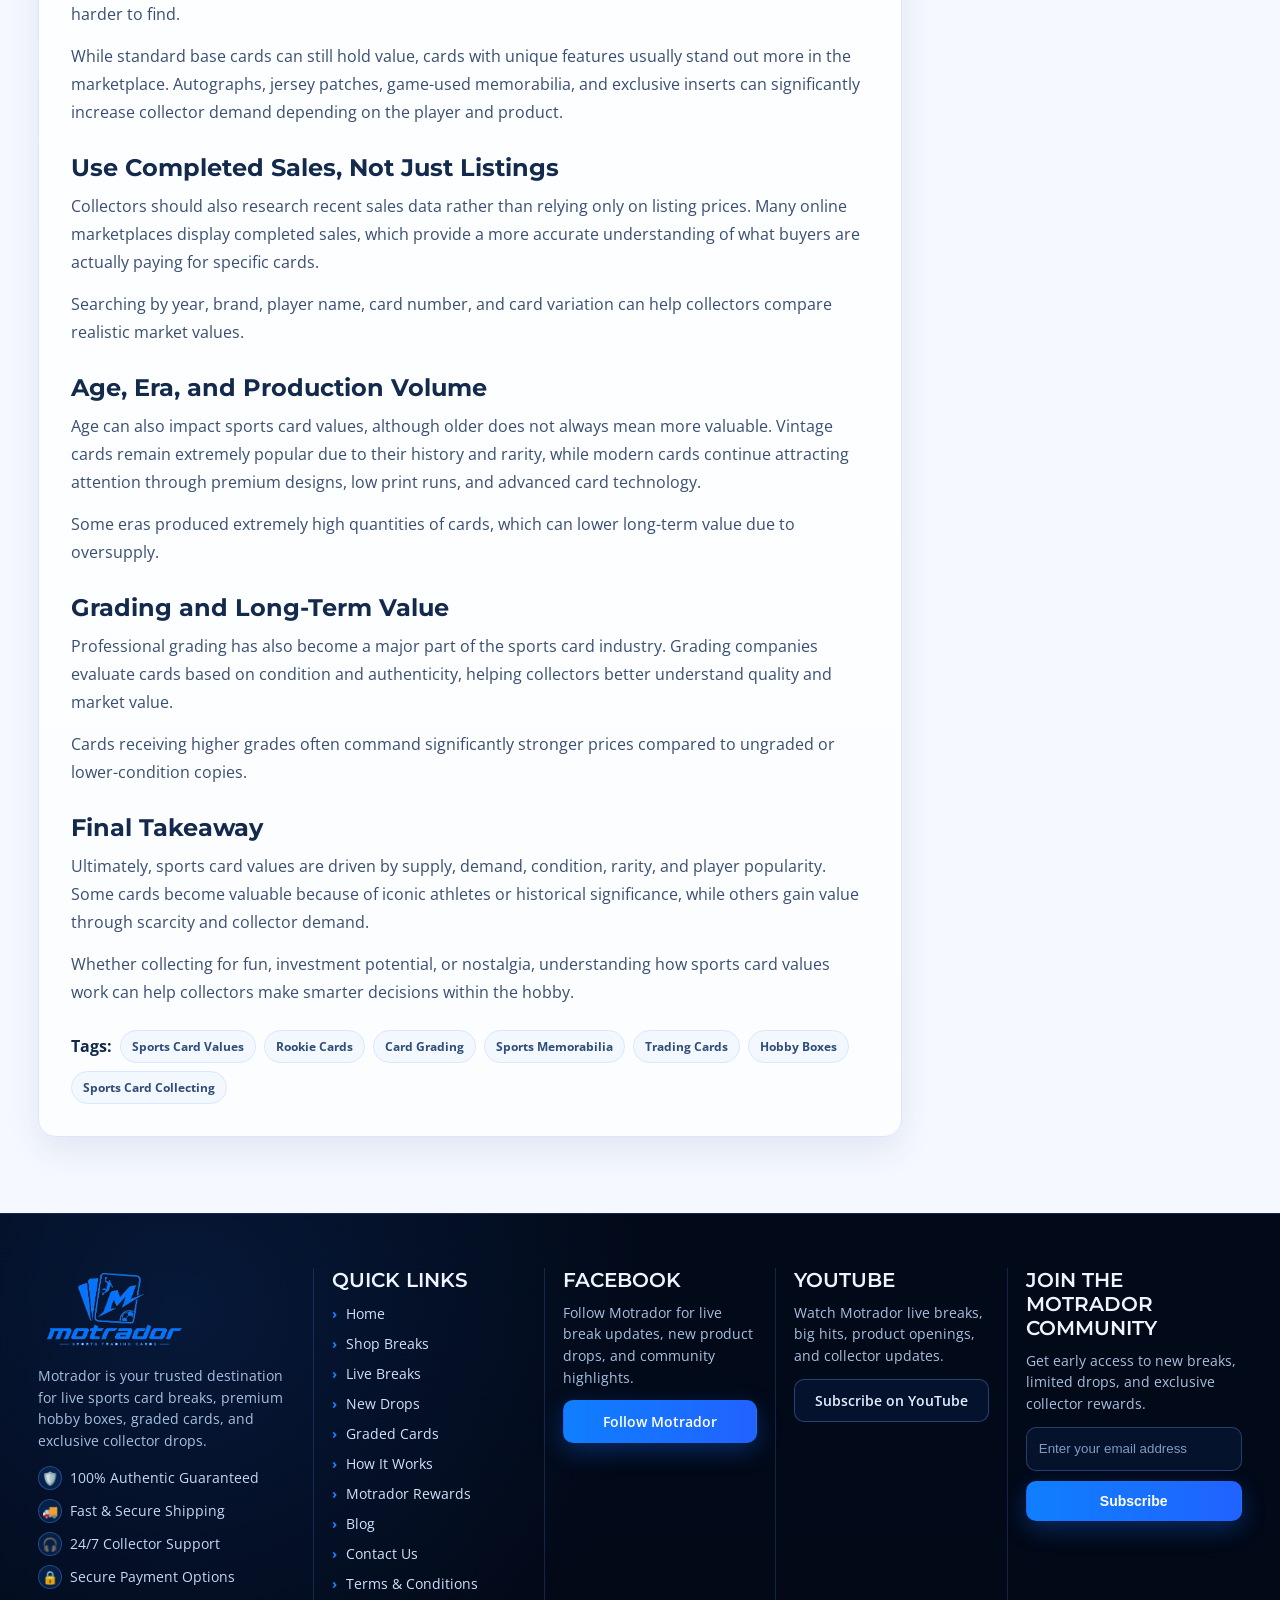
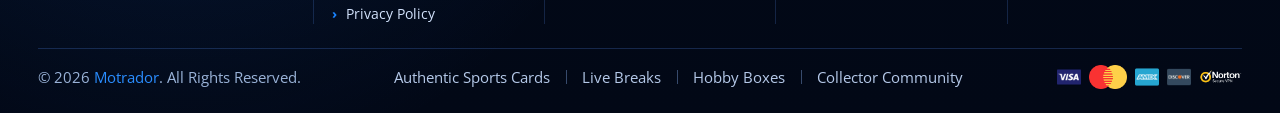
<file: blog5.html>
<!DOCTYPE html>
<html lang="en">

<head>
    <meta charset="UTF-8">
    <meta name="viewport" content="width=device-width, initial-scale=1.0">
    <link rel="stylesheet" href="https://unpkg.com/aos@2.3.1/dist/aos.css">
    <link rel="preconnect" href="https://fonts.googleapis.com">
    <link rel="preconnect" href="https://fonts.gstatic.com" crossorigin>
    <link href="https://fonts.googleapis.com/css2?family=Montserrat:ital,wght@0,100..900;1,100..900&display=swap"
        rel="stylesheet">
    <link rel="preconnect" href="https://fonts.googleapis.com">
    <link rel="preconnect" href="https://fonts.gstatic.com" crossorigin>
    <link href="https://fonts.googleapis.com/css2?family=Open+Sans:ital,wght@0,300..800;1,300..800&display=swap"
        rel="stylesheet">
    <link rel="stylesheet" href="./assets/css/styles.css">
    <link rel="stylesheet" href="./assets/css/responsive.css">
    <title>HOW TO KNOW IF YOUR SPORTS CARDS ARE ACTUALLY VALUABLE</title>
</head>

<body>
    <div class="topbar">
        <div class="container topbar-inner">
            <p>
                Live Breaks Tonight — New Hobby Boxes Added
                <span>| Free Shipping on Orders $99+</span>
            </p>
            <button class="topbar-close" aria-label="Close top announcement">&times;</button>
        </div>
    </div>

    <header class="site-header">
        <div class="container header-inner">
            <a class="brand" href="./index.html">
                <img src="./assets/images/logo.png" alt="Motrador logo">
            </a>

            <button class="menu-toggle" aria-label="Toggle menu" aria-expanded="false" aria-controls="headerMenu">
                <img src="./assets/images/menu.png" alt="Menu" class="menu-toggle-icon">
            </button>

            <div class="header-menu" id="headerMenu">
                <nav class="main-nav" id="mainNav">
                    <a href="./presells.html">Presells</a>
                    <a href="./how-it-works.html">How It Works</a>
                   
                    <a href="./blogs.html">Blog</a>
                    <a href="./shop-breaks.html">Shop Breaks</a>
                </nav>

                <div class="header-actions">
                    <button class="icon-btn" aria-label="Search">
                        <img src="./assets/images/magnifying-glass.png" alt="Search icon" class="search-btn-icon">
                    </button>
                    <button class="icon-btn" aria-label="Wishlist">
                        <img src="./assets/images/heart.png" alt="Wishlist icon" class="search-btn-icon">
                    </button>
                    <button class="icon-btn cart" aria-label="Cart">
                        <img src="./assets/images/grocery-store.png" alt="Cart icon" class="search-btn-icon">
                    </button>
                    <a class="btn btn-outline" href="#">Login</a>
                    <a class="btn btn-primary small" href="#">Join Now</a>
                </div>
            </div>
        </div>
    </header>

    <main class="blog-single-main">
        <section class="blog-single-hero">
            <div class="container">
                <div class="blog-single-hero-card" data-aos="fade-up">
                    <p class="blog-single-kicker">Motrador Blog</p>
                    <h1>HOW TO KNOW IF YOUR SPORTS CARDS ARE ACTUALLY VALUABLE</h1>
                    <p class="blog-single-lead">
                        Learn the key factors that determine sports card value, including condition, rarity, demand,
                        and recent market sales.
                    </p>
                    <div class="blog-single-meta">
                        <span>Categories: Sports Cards</span>
                        <span>Pricing Guide</span>
                        <span>Trading Cards</span>
                    </div>
                </div>
            </div>
        </section>

        <section class="blog-single-content-wrap">
            <div class="container">
                <div class="blog-single-layout">
                    <article class="blog-single-article" data-aos="fade-up" data-aos-delay="60">
                        <p>
                            Many people discover old sports cards in storage boxes, closets, binders, or collections
                            and immediately wonder if they might be worth money. Others who are new to collecting often
                            ask the same question after opening packs or joining live breaks.
                        </p>
                        <p>
                            While some sports cards may only carry sentimental value, others can become highly
                            collectible depending on several important factors.
                        </p>

                        <h2>Start with Card Condition</h2>
                        <p>
                            The good news is that checking the value of sports cards has become easier thanks to online
                            marketplaces, grading services, auction platforms, and collector communities. However,
                            accurately determining a card's value involves more than simply searching the player's name
                            online.
                        </p>
                        <p>
                            The first step when evaluating sports cards is examining their condition carefully. Cards
                            with creases, tears, stains, fading, bent corners, damaged edges, or heavy surface
                            scratches are generally less desirable to collectors.
                        </p>
                        <p>
                            Cards in excellent condition almost always perform better in the marketplace, especially if
                            they are professionally graded. Sharp corners, strong centering, clean surfaces, and
                            minimal wear are all important when determining overall card quality.
                        </p>

                        <h2>Player Popularity Matters</h2>
                        <p>
                            Next, collectors should pay close attention to the player featured on the card. Popular
                            athletes, Hall of Fame players, rising rookies, MVP candidates, and championship stars
                            usually attract the most demand within the hobby.
                        </p>
                        <p>
                            Even modern rookie cards of younger players can become highly valuable if the athlete
                            develops into a superstar over time. Player performance, awards, injuries, trades, and
                            media attention can all influence a card's market value.
                        </p>

                        <h2>Rookie Card Demand</h2>
                        <p>
                            Rookie cards continue to be some of the most collectible cards in the hobby. Many
                            collectors specifically target first-year cards because they are often viewed as the
                            player's most iconic release.
                        </p>
                        <p>
                            However, not every rookie card becomes valuable, which is why researching player trends and
                            market demand is important before making buying or selling decisions.
                        </p>

                        <h2>Scarcity and Special Features</h2>
                        <p>
                            Another major factor is scarcity. Limited print runs, serial-numbered cards, rare
                            parallels, one-of-one cards, autographs, and memorabilia cards tend to attract stronger
                            collector interest because they are harder to find.
                        </p>
                        <p>
                            While standard base cards can still hold value, cards with unique features usually stand out
                            more in the marketplace. Autographs, jersey patches, game-used memorabilia, and exclusive
                            inserts can significantly increase collector demand depending on the player and product.
                        </p>

                        <h2>Use Completed Sales, Not Just Listings</h2>
                        <p>
                            Collectors should also research recent sales data rather than relying only on listing
                            prices. Many online marketplaces display completed sales, which provide a more accurate
                            understanding of what buyers are actually paying for specific cards.
                        </p>
                        <p>
                            Searching by year, brand, player name, card number, and card variation can help collectors
                            compare realistic market values.
                        </p>

                        <h2>Age, Era, and Production Volume</h2>
                        <p>
                            Age can also impact sports card values, although older does not always mean more valuable.
                            Vintage cards remain extremely popular due to their history and rarity, while modern cards
                            continue attracting attention through premium designs, low print runs, and advanced card
                            technology.
                        </p>
                        <p>
                            Some eras produced extremely high quantities of cards, which can lower long-term value due
                            to oversupply.
                        </p>

                        <h2>Grading and Long-Term Value</h2>
                        <p>
                            Professional grading has also become a major part of the sports card industry. Grading
                            companies evaluate cards based on condition and authenticity, helping collectors better
                            understand quality and market value.
                        </p>
                        <p>
                            Cards receiving higher grades often command significantly stronger prices compared to
                            ungraded or lower-condition copies.
                        </p>

                        <h2>Final Takeaway</h2>
                        <p>
                            Ultimately, sports card values are driven by supply, demand, condition, rarity, and player
                            popularity. Some cards become valuable because of iconic athletes or historical significance,
                            while others gain value through scarcity and collector demand.
                        </p>
                        <p>
                            Whether collecting for fun, investment potential, or nostalgia, understanding how sports
                            card values work can help collectors make smarter decisions within the hobby.
                        </p>

                        <div class="blog-single-tags">
                            <strong>Tags:</strong>
                            <a href="#">Sports Card Values</a>
                            <a href="#">Rookie Cards</a>
                            <a href="#">Card Grading</a>
                            <a href="#">Sports Memorabilia</a>
                            <a href="#">Trading Cards</a>
                            <a href="#">Hobby Boxes</a>
                            <a href="#">Sports Card Collecting</a>
                        </div>
                    </article>

                    <aside class="blog-single-aside" data-aos="fade-up" data-aos-delay="120">
                        <div class="blog-aside-card">
                            <h3>Checking Card Values for the First Time?</h3>
                            <p>
                                Learn how condition, scarcity, and player demand impact your cards so you can evaluate
                                your collection more confidently.
                            </p>
                            <a href="#" class="btn btn-primary">Start Value Check</a>
                        </div>
                        <div class="blog-aside-card">
                            <h3>Top Value Factors to Review</h3>
                            <ul>
                                <li>Card condition and grading potential</li>
                                <li>Player popularity and current demand</li>
                                <li>Scarcity, print run, and serial numbers</li>
                                <li>Recent completed sales data</li>
                            </ul>
                        </div>
                    </aside>
                </div>
            </div>
        </section>
    </main>

    <footer class="site-footer">
        <div class="container">
            <div class="footer-grid">
                <section class="footer-brand">
                    <img src="./assets/images/logo.png" alt="Motrador logo">

                    <p class="footer-desc">
                        Motrador is your trusted destination for live sports card breaks, premium hobby boxes, graded
                        cards, and exclusive collector drops.
                    </p>
                    <ul class="footer-brand-points">
                        <li><span>🛡️</span>100% Authentic Guaranteed</li>
                        <li><span>🚚</span>Fast &amp; Secure Shipping</li>
                        <li><span>🎧</span>24/7 Collector Support</li>
                        <li><span>🔒</span>Secure Payment Options</li>
                    </ul>
                </section>

                <section class="footer-links">
                    <h4>Quick Links</h4>
                    <ul>
                        <li><a href="./index.html">Home</a></li>
                        <li><a href="#">Shop Breaks</a></li>
                        <li><a href="#">Live Breaks</a></li>
                        <li><a href="#">New Drops</a></li>
                        <li><a href="#">Graded Cards</a></li>
                        <li><a href="./how-it-works.html">How It Works</a></li>
                        <li><a href="#">Motrador Rewards</a></li>
                        <li><a href="./blogs.html">Blog</a></li>
                        <li><a href="#">Contact Us</a></li>
                        <li><a href="./terms-condition.html">Terms &amp; Conditions</a></li>
                        <li><a href="./privacy-policy.html">Privacy Policy</a></li>
                    </ul>
                </section>

                <section class="footer-social">
                    <h4>Facebook</h4>
                    <p>Follow Motrador for live break updates, new product drops, and community highlights.</p>
                    <a href="#" class="btn btn-primary">Follow Motrador</a>
                </section>

                <section class="footer-social">
                    <h4>YouTube</h4>
                    <p>Watch Motrador live breaks, big hits, product openings, and collector updates.</p>
                    <a href="#" class="btn btn-dark">Subscribe on YouTube</a>
                </section>

                <section class="footer-newsletter">
                    <h4>JOIN THE MOTRADOR COMMUNITY</h4>
                    <p>Get early access to new breaks, limited drops, and exclusive collector rewards.</p>
                    <form action="#" method="post">
                        <input type="email" placeholder="Enter your email address" aria-label="Email address">
                        <button type="submit" class="btn btn-primary">Subscribe</button>
                    </form>
                </section>
            </div>

            <div class="footer-bottom">
                <p class="footer-copy">&copy; 2026 <a href="#">Motrador</a>. All Rights Reserved.</p>
                <ul class="footer-bottom-links">
                    <li><a href="#">Authentic Sports Cards</a></li>
                    <li><a href="#">Live Breaks</a></li>
                    <li><a href="#">Hobby Boxes</a></li>
                    <li><a href="#">Collector Community</a></li>
                </ul>
                <div class="footer-payments">
                    <img src="./assets/images/visa.png" alt="Visa">
                    <img src="./assets/images/card.png" alt="Mastercard">
                    <img src="./assets/images/amex.png" alt="American Express">
                    <img src="./assets/images/discover.png" alt="Discover">
                    <img src="./assets/images/nortan.png" alt="Norton Secured">
                </div>
            </div>
        </div>
    </footer>

    <script src="https://unpkg.com/aos@2.3.1/dist/aos.js"></script>
    <script src="./assets/js/index.js"></script>
</body>

</html>
</file>
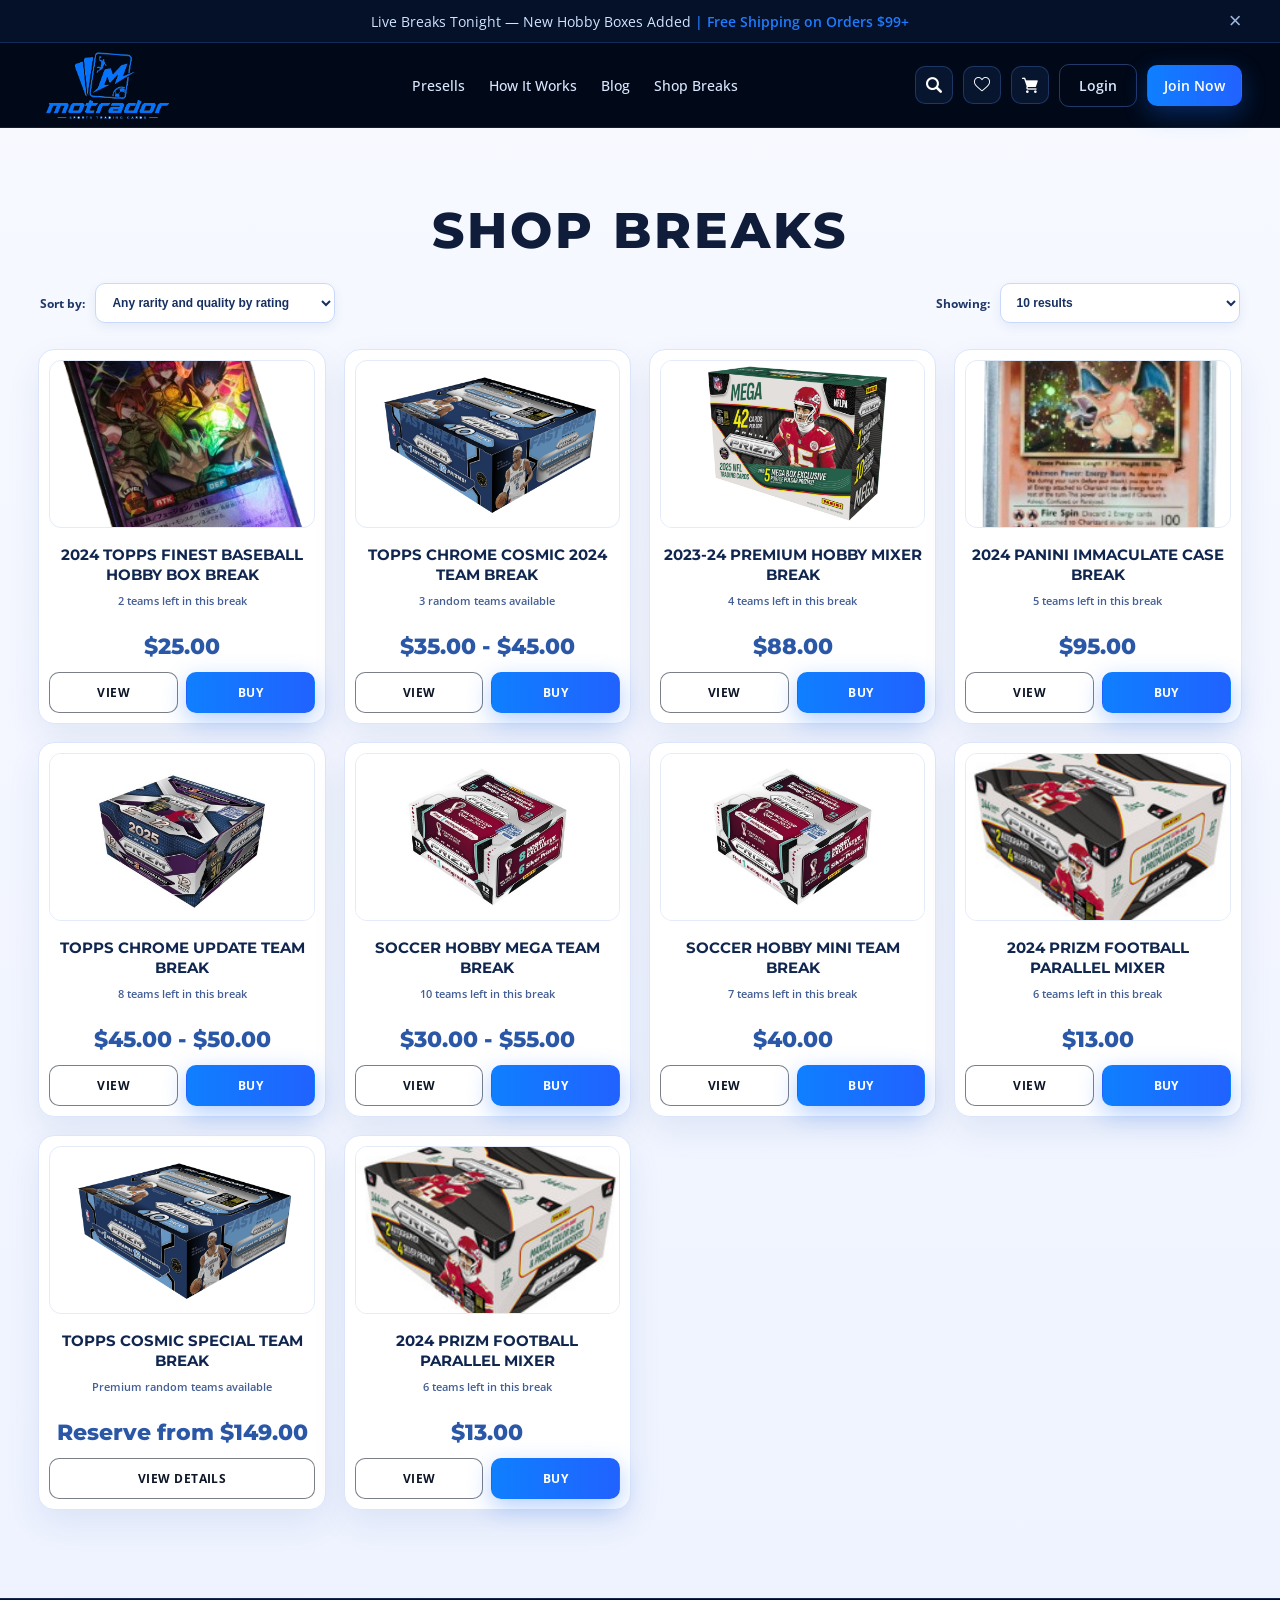
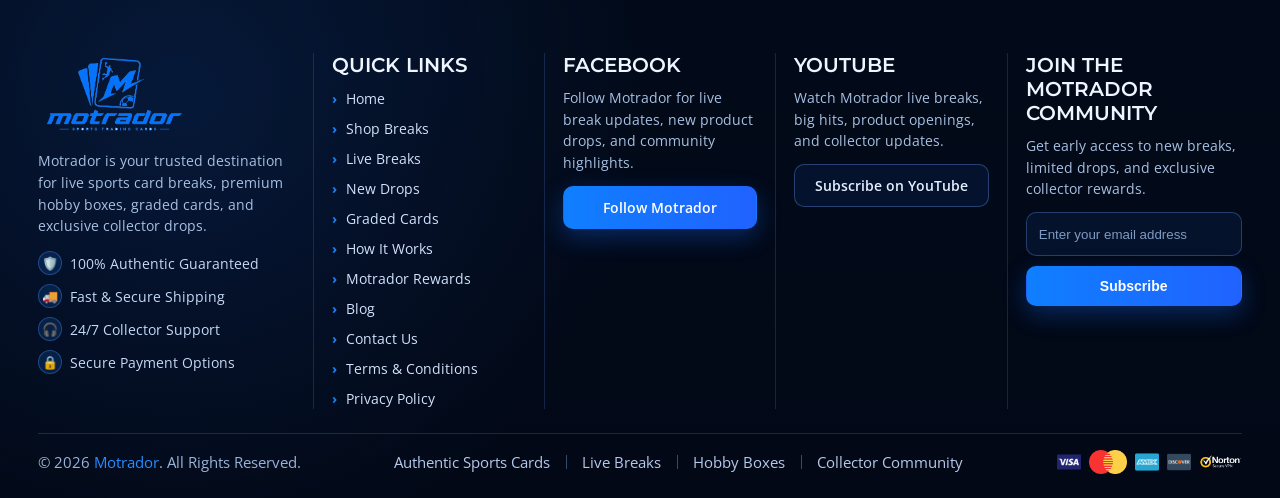
<file: blogs.html>
<!DOCTYPE html>
<html lang="en">

<head>
    <meta charset="UTF-8">
    <meta name="viewport" content="width=device-width, initial-scale=1.0">
    <link rel="stylesheet" href="https://unpkg.com/aos@2.3.1/dist/aos.css">
    <link rel="preconnect" href="https://fonts.googleapis.com">
    <link rel="preconnect" href="https://fonts.gstatic.com" crossorigin>
    <link href="https://fonts.googleapis.com/css2?family=Montserrat:ital,wght@0,100..900;1,100..900&display=swap"
        rel="stylesheet">
    <link rel="preconnect" href="https://fonts.googleapis.com">
    <link rel="preconnect" href="https://fonts.gstatic.com" crossorigin>
    <link href="https://fonts.googleapis.com/css2?family=Open+Sans:ital,wght@0,300..800;1,300..800&display=swap"
        rel="stylesheet">
    <link rel="stylesheet" href="./assets/css/styles.css">
    <link rel="stylesheet" href="./assets/css/responsive.css">
    <title>Motrador | Blog</title>
</head>

<body>
    <div class="topbar">
        <div class="container topbar-inner">
            <p>
                Live Breaks Tonight — New Hobby Boxes Added
                <span>| Free Shipping on Orders $99+</span>
            </p>
            <button class="topbar-close" aria-label="Close top announcement">&times;</button>
        </div>
    </div>

    <header class="site-header">
        <div class="container header-inner">
            <a class="brand" href="./index.html">
                <img src="./assets/images/logo.png" alt="Motrador logo">
            </a>

            <button class="menu-toggle" aria-label="Toggle menu" aria-expanded="false" aria-controls="headerMenu">
                <img src="./assets/images/menu.png" alt="Menu" class="menu-toggle-icon">
            </button>

            <div class="header-menu" id="headerMenu">
                <nav class="main-nav" id="mainNav">
                    <a href="./presells.html">Presells</a>
                    <a href="./how-it-works.html">How It Works</a>
                   
                    <a href="./blogs.html">Blog</a>
                    <a href="./shop-breaks.html">Shop Breaks</a>
                </nav>

                <div class="header-actions">
                    <button class="icon-btn" aria-label="Search">
                        <img src="./assets/images/magnifying-glass.png" alt="Search icon" class="search-btn-icon">
                    </button>
                    <button class="icon-btn" aria-label="Wishlist">
                        <img src="./assets/images/heart.png" alt="Wishlist icon" class="search-btn-icon">
                    </button>
                    <button class="icon-btn cart" aria-label="Cart">
                        <img src="./assets/images/grocery-store.png" alt="Cart icon" class="search-btn-icon">
                    </button>
                    <a class="btn btn-outline" href="#">Login</a>
                    <a class="btn btn-primary small" href="#">Join Now</a>
                </div>
            </div>
        </div>
    </header>

    <main>
        <section class="shop-breaks-page">
            <div class="container">
                <h1 class="shop-breaks-title">SHOP BREAKS</h1>

                <div class="shop-breaks-toolbar">
                    <label class="shop-breaks-field">
                        <span>Sort by:</span>
                        <select id="shopBreaksSort" aria-label="Sort shop breaks">
                            <option value="default">Any rarity and quality by rating</option>
                            <option value="price-asc">Price: Low to High</option>
                            <option value="price-desc">Price: High to Low</option>
                            <option value="newest">Newest First</option>
                        </select>
                    </label>

                    <label class="shop-breaks-field">
                        <span>Showing:</span>
                        <select id="shopBreaksShowing" aria-label="Items per page">
                            <option value="10">10 results</option>
                            <option value="20">20 results</option>
                            <option value="30">30 results</option>
                        </select>
                    </label>
                </div>

                <p class="shop-breaks-empty" id="shopBreaksEmpty" hidden>No breaks match your filters.</p>

                <div class="shop-breaks-grid" id="shopBreaksGrid">
                    <article class="shop-break-card">
                        <img src="./assets/images/hero-iimg.png" alt="2024 Topps Finest Baseball Break">
                        <h3>2024 Topps Finest Baseball Hobby Box Break</h3>
                        <p class="shop-break-meta">2 teams left in this break</p>
                        <p class="shop-break-price">$25.00</p>
                        <div class="shop-break-actions">
                            <a href="#" class="btn btn-outline">View</a>
                            <a href="#" class="btn btn-primary">Buy</a>
                        </div>
                    </article>

                    <article class="shop-break-card">
                        <img src="./assets/images/basketball-prizm.webp" alt="Topps Chrome Cosmic Break">
                        <h3>Topps Chrome Cosmic 2024 Team Break</h3>
                        <p class="shop-break-meta">3 random teams available</p>
                        <p class="shop-break-price">$35.00 - $45.00</p>
                        <div class="shop-break-actions">
                            <a href="#" class="btn btn-outline">View</a>
                            <a href="#" class="btn btn-primary">Buy</a>
                        </div>
                    </article>

                    <article class="shop-break-card">
                        <img src="./assets/images/football-prizm.webp" alt="2023-24 Premium Break">
                        <h3>2023-24 Premium Hobby Mixer Break</h3>
                        <p class="shop-break-meta">4 teams left in this break</p>
                        <p class="shop-break-price">$88.00</p>
                        <div class="shop-break-actions">
                            <a href="#" class="btn btn-outline">View</a>
                            <a href="#" class="btn btn-primary">Buy</a>
                        </div>
                    </article>

                    <article class="shop-break-card">
                        <img src="./assets/images/chery-card1.png" alt="Immaculate case break">
                        <h3>2024 Panini Immaculate Case Break</h3>
                        <p class="shop-break-meta">5 teams left in this break</p>
                        <p class="shop-break-price">$95.00</p>
                        <div class="shop-break-actions">
                            <a href="#" class="btn btn-outline">View</a>
                            <a href="#" class="btn btn-primary">Buy</a>
                        </div>
                    </article>

                    <article class="shop-break-card">
                        <img src="./assets/images/baseball-prizm.jpg" alt="Topps Chrome update break">
                        <h3>Topps Chrome Update Team Break</h3>
                        <p class="shop-break-meta">8 teams left in this break</p>
                        <p class="shop-break-price">$45.00 - $50.00</p>
                        <div class="shop-break-actions">
                            <a href="#" class="btn btn-outline">View</a>
                            <a href="#" class="btn btn-primary">Buy</a>
                        </div>
                    </article>

                    <article class="shop-break-card">
                        <img src="./assets/images/soccer-prizm.jpg" alt="Soccer hobby mega break">
                        <h3>Soccer Hobby Mega Team Break</h3>
                        <p class="shop-break-meta">10 teams left in this break</p>
                        <p class="shop-break-price">$30.00 - $55.00</p>
                        <div class="shop-break-actions">
                            <a href="#" class="btn btn-outline">View</a>
                            <a href="#" class="btn btn-primary">Buy</a>
                        </div>
                    </article>

                    <article class="shop-break-card">
                        <img src="./assets/images/soccer-prizm.jpg" alt="Soccer hobby mini break">
                        <h3>Soccer Hobby Mini Team Break</h3>
                        <p class="shop-break-meta">7 teams left in this break</p>
                        <p class="shop-break-price">$40.00</p>
                        <div class="shop-break-actions">
                            <a href="#" class="btn btn-outline">View</a>
                            <a href="#" class="btn btn-primary">Buy</a>
                        </div>
                    </article>

                    <article class="shop-break-card">
                        <img src="./assets/images/hockey-prizm.jpg" alt="Prizm football mixer">
                        <h3>2024 Prizm Football Parallel Mixer</h3>
                        <p class="shop-break-meta">6 teams left in this break</p>
                        <p class="shop-break-price">$13.00</p>
                        <div class="shop-break-actions">
                            <a href="#" class="btn btn-outline">View</a>
                            <a href="#" class="btn btn-primary">Buy</a>
                        </div>
                    </article>

                    <article class="shop-break-card">
                        <img src="./assets/images/basketball-prizm.webp" alt="Topps cosmic special break">
                        <h3>Topps Cosmic Special Team Break</h3>
                        <p class="shop-break-meta">Premium random teams available</p>
                        <p class="shop-break-price">Reserve from $149.00</p>
                        <div class="shop-break-actions">
                            <a href="#" class="btn btn-outline">View Details</a>
                        </div>
                    </article>
                    <article class="shop-break-card">
                        <img src="./assets/images/hockey-prizm.jpg" alt="Prizm football mixer">
                        <h3>2024 Prizm Football Parallel Mixer</h3>
                        <p class="shop-break-meta">6 teams left in this break</p>
                        <p class="shop-break-price">$13.00</p>
                        <div class="shop-break-actions">
                            <a href="#" class="btn btn-outline">View</a>
                            <a href="#" class="btn btn-primary">Buy</a>
                        </div>
                    </article>

                    <article class="shop-break-card">
                        <img src="./assets/images/basketball-prizm.webp" alt="Topps cosmic special break">
                        <h3>Topps Cosmic Special Team Break</h3>
                        <p class="shop-break-meta">Premium random teams available</p>
                        <p class="shop-break-price">Reserve from $149.00</p>
                        <div class="shop-break-actions">
                            <a href="#" class="btn btn-outline">View Details</a>
                        </div>
                    </article>
                    <article class="shop-break-card">
                        <img src="./assets/images/hockey-prizm.jpg" alt="Prizm football mixer">
                        <h3>2024 Prizm Football Parallel Mixer</h3>
                        <p class="shop-break-meta">6 teams left in this break</p>
                        <p class="shop-break-price">$13.00</p>
                        <div class="shop-break-actions">
                            <a href="#" class="btn btn-outline">View</a>
                            <a href="#" class="btn btn-primary">Buy</a>
                        </div>
                    </article>

                    <article class="shop-break-card">
                        <img src="./assets/images/basketball-prizm.webp" alt="Topps cosmic special break">
                        <h3>Topps Cosmic Special Team Break</h3>
                        <p class="shop-break-meta">Premium random teams available</p>
                        <p class="shop-break-price">Reserve from $149.00</p>
                        <div class="shop-break-actions">
                            <a href="#" class="btn btn-outline">View Details</a>
                        </div>
                    </article>
                    <article class="shop-break-card">
                        <img src="./assets/images/hockey-prizm.jpg" alt="Prizm football mixer">
                        <h3>2024 Prizm Football Parallel Mixer</h3>
                        <p class="shop-break-meta">6 teams left in this break</p>
                        <p class="shop-break-price">$13.00</p>
                        <div class="shop-break-actions">
                            <a href="#" class="btn btn-outline">View</a>
                            <a href="#" class="btn btn-primary">Buy</a>
                        </div>
                    </article>

                    <article class="shop-break-card">
                        <img src="./assets/images/basketball-prizm.webp" alt="Topps cosmic special break">
                        <h3>Topps Cosmic Special Team Break</h3>
                        <p class="shop-break-meta">Premium random teams available</p>
                        <p class="shop-break-price">Reserve from $149.00</p>
                        <div class="shop-break-actions">
                            <a href="#" class="btn btn-outline">View Details</a>
                        </div>
                    </article>
                </div>
            </div>
        </section>
    </main>

    <footer class="site-footer">
        <div class="container">
            <div class="footer-grid">
                <section class="footer-brand">
                    <img src="./assets/images/logo.png" alt="Motrador logo">

                    <p class="footer-desc">
                        Motrador is your trusted destination for live sports card breaks, premium hobby boxes, graded
                        cards, and exclusive collector drops.
                    </p>
                    <ul class="footer-brand-points">
                        <li><span>🛡️</span>100% Authentic Guaranteed</li>
                        <li><span>🚚</span>Fast &amp; Secure Shipping</li>
                        <li><span>🎧</span>24/7 Collector Support</li>
                        <li><span>🔒</span>Secure Payment Options</li>
                    </ul>
                </section>

                <section class="footer-links">
                    <h4>Quick Links</h4>
                    <ul>
                        <li><a href="./index.html">Home</a></li>
                        <li><a href="#">Shop Breaks</a></li>
                        <li><a href="#">Live Breaks</a></li>
                        <li><a href="#">New Drops</a></li>
                        <li><a href="#">Graded Cards</a></li>
                        <li><a href="./how-it-works.html">How It Works</a></li>
                        <li><a href="#">Motrador Rewards</a></li>
                        <li><a href="./blogs.html">Blog</a></li>
                        <li><a href="#">Contact Us</a></li>
                        <li><a href="./terms-condition.html">Terms &amp; Conditions</a></li>
                        <li><a href="./privacy-policy.html">Privacy Policy</a></li>
                    </ul>
                </section>

                <section class="footer-social">
                    <h4>Facebook</h4>
                    <p>Follow Motrador for live break updates, new product drops, and community highlights.</p>
                    <a href="#" class="btn btn-primary">Follow Motrador</a>
                </section>

                <section class="footer-social">
                    <h4>YouTube</h4>
                    <p>Watch Motrador live breaks, big hits, product openings, and collector updates.</p>
                    <a href="#" class="btn btn-dark">Subscribe on YouTube</a>
                </section>

                <section class="footer-newsletter">
                    <h4>JOIN THE MOTRADOR COMMUNITY</h4>
                    <p>Get early access to new breaks, limited drops, and exclusive collector rewards.</p>
                    <form action="#" method="post">
                        <input type="email" placeholder="Enter your email address" aria-label="Email address">
                        <button type="submit" class="btn btn-primary">Subscribe</button>
                    </form>
                </section>
            </div>

            <div class="footer-bottom">
                <p class="footer-copy">&copy; 2026 <a href="#">Motrador</a>. All Rights Reserved.</p>
                <ul class="footer-bottom-links">
                    <li><a href="#">Authentic Sports Cards</a></li>
                    <li><a href="#">Live Breaks</a></li>
                    <li><a href="#">Hobby Boxes</a></li>
                    <li><a href="#">Collector Community</a></li>
                </ul>
                <div class="footer-payments">
                    <img src="./assets/images/visa.png" alt="Visa">
                    <img src="./assets/images/card.png" alt="Mastercard">
                    <img src="./assets/images/amex.png" alt="American Express">
                    <img src="./assets/images/discover.png" alt="Discover">
                    <img src="./assets/images/nortan.png" alt="Norton Secured">
                </div>
            </div>
        </div>
    </footer>

    <script src="https://unpkg.com/aos@2.3.1/dist/aos.js"></script>
    <script src="./assets/js/index.js"></script>
</body>

</html>
</file>
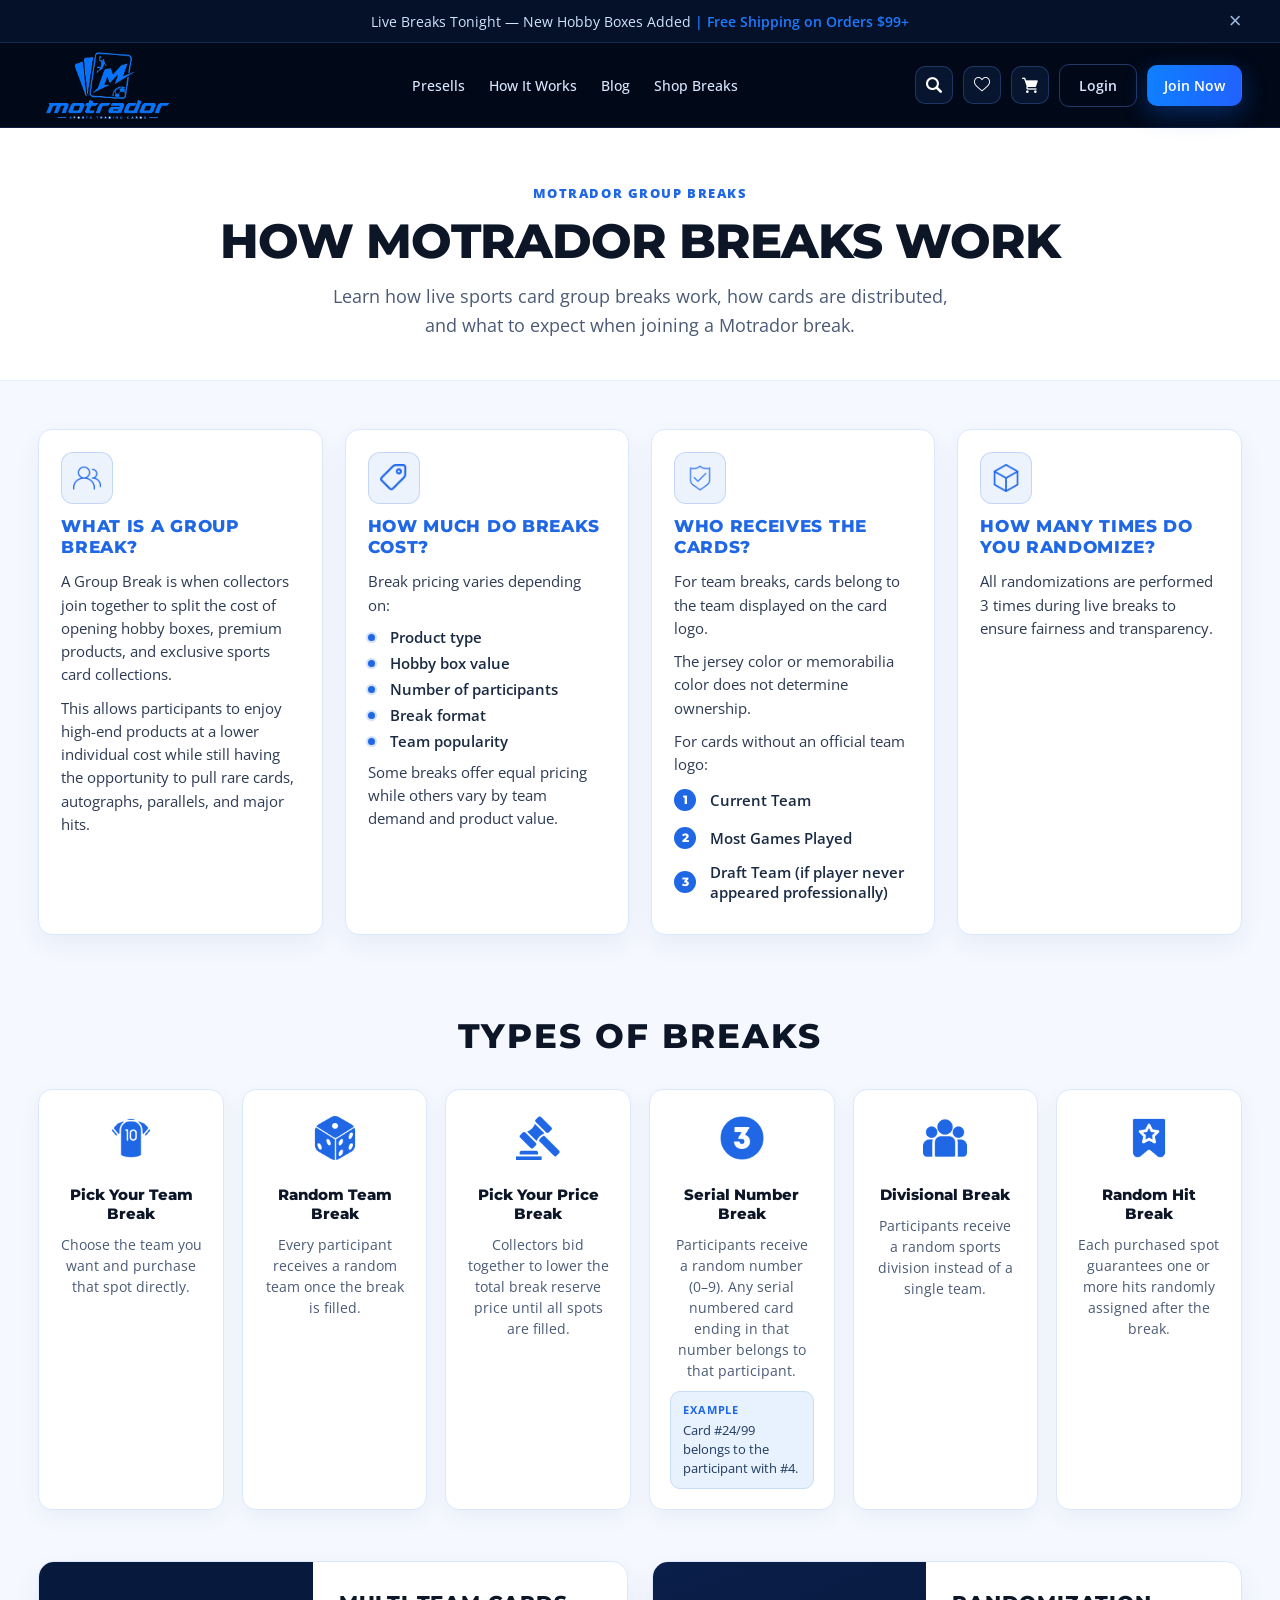
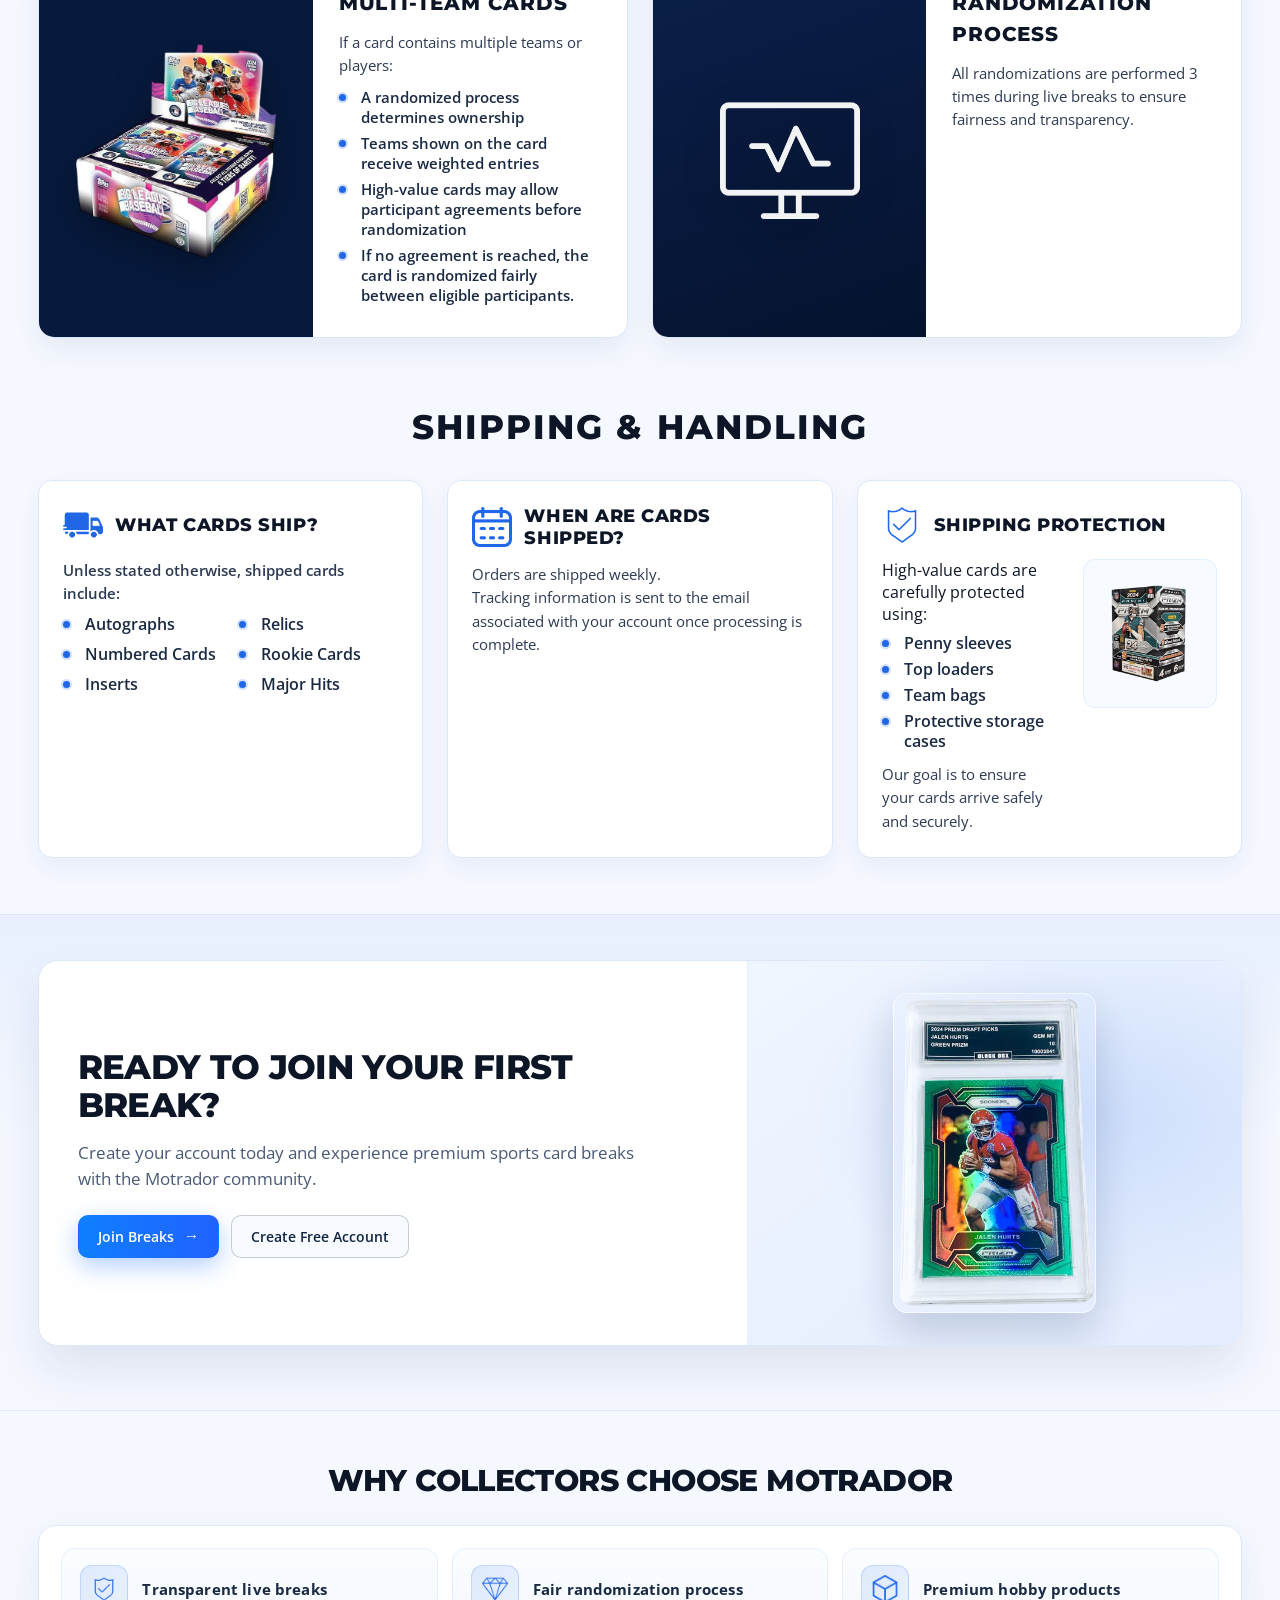
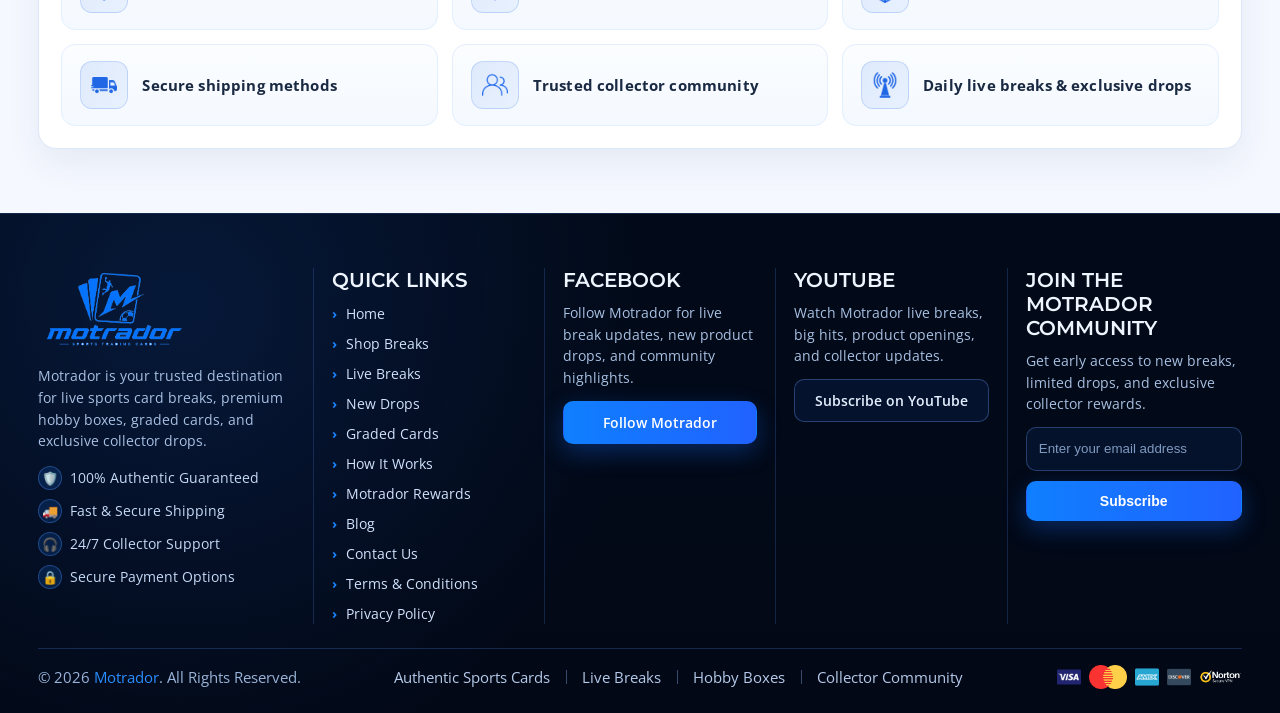
<file: how-it-works.html>
<!DOCTYPE html>
<html lang="en">

<head>
    <meta charset="UTF-8">
    <meta name="viewport" content="width=device-width, initial-scale=1.0">
    <link rel="stylesheet" href="https://unpkg.com/aos@2.3.1/dist/aos.css">
    <link rel="preconnect" href="https://fonts.googleapis.com">
    <link rel="preconnect" href="https://fonts.gstatic.com" crossorigin>
    <link href="https://fonts.googleapis.com/css2?family=Montserrat:ital,wght@0,100..900;1,100..900&display=swap"
        rel="stylesheet">
    <link rel="preconnect" href="https://fonts.googleapis.com">
    <link rel="preconnect" href="https://fonts.gstatic.com" crossorigin>
    <link href="https://fonts.googleapis.com/css2?family=Open+Sans:ital,wght@0,300..800;1,300..800&display=swap"
        rel="stylesheet">
    <link rel="stylesheet" href="./assets/css/styles.css">
    <link rel="stylesheet" href="./assets/css/responsive.css">
    <title>How It Works</title>
</head>

<body>
    <div class="topbar">
        <div class="container topbar-inner">
            <p>
                Live Breaks Tonight — New Hobby Boxes Added
                <span>| Free Shipping on Orders $99+</span>
            </p>
            <button class="topbar-close" aria-label="Close top announcement">&times;</button>
        </div>
    </div>

    <header class="site-header">
        <div class="container header-inner">
            <a class="brand" href="./index.html">
                <img src="./assets/images/logo.png" alt="Motrador logo">
            </a>

            <button class="menu-toggle" aria-label="Toggle menu" aria-expanded="false" aria-controls="headerMenu">
                <img src="./assets/images/menu.png" alt="Menu" class="menu-toggle-icon">
            </button>

            <div class="header-menu" id="headerMenu">
                <nav class="main-nav" id="mainNav">
                    <a href="./presells.html">Presells</a>
                    <a href="./how-it-works.html">How It Works</a>
                   
                    <a href="./blogs.html">Blog</a>
                    <a href="./shop-breaks.html">Shop Breaks</a>
                </nav>

                <div class="header-actions">
                    <button class="icon-btn" aria-label="Search">
                        <img src="./assets/images/magnifying-glass.png" alt="Search icon" class="search-btn-icon">
                    </button>
                    <button class="icon-btn" aria-label="Wishlist">
                        <img src="./assets/images/heart.png" alt="Search icon" class="search-btn-icon">
                    </button>
                    <button class="icon-btn cart" aria-label="Cart">
                        <img src="./assets/images/grocery-store.png" alt="Search icon" class="search-btn-icon">
                    </button>
                    <a class="btn btn-outline" href="#">Login</a>
                    <a class="btn btn-primary small" href="#">Join Now</a>
                </div>
            </div>
        </div>
    </header>

    <main class="hiw-main">
        <section class="hiw-hero" aria-labelledby="hiw-hero-title">
            <div class="container hiw-hero-inner">
                <p class="hiw-kicker">Motrador Group Breaks</p>
                <h1 id="hiw-hero-title" class="hiw-title">How Motrador Breaks Work</h1>
                <p class="hiw-lead">
                    Learn how live sports card group breaks work, how cards are distributed, and what to expect when
                    joining a Motrador break.
                </p>
            </div>
        </section>

        <section class="hiw-fundamentals" aria-labelledby="hiw-fundamentals-heading">
            <h2 id="hiw-fundamentals-heading" class="visually-hidden">Group break basics</h2>
            <div class="container">
                <div class="hiw-card-grid">
                    <article class="hiw-card" data-aos="fade-up">
                        <div class="hiw-card-icon-wrap">
                            <img src="./assets/images/user.png" alt="" width="48" height="48" class="hiw-card-icon">
                        </div>
                        <h3 class="hiw-card-title">What is a Group Break?</h3>
                        <div class="hiw-card-body">
                            <p>
                                A Group Break is when collectors join together to split the cost of opening hobby boxes,
                                premium products, and exclusive sports card collections.
                            </p>
                            <p>
                                This allows participants to enjoy high-end products at a lower individual cost while
                                still having the opportunity to pull rare cards, autographs, parallels, and major hits.
                            </p>
                        </div>
                    </article>
                    <article class="hiw-card" data-aos="fade-up" data-aos-delay="60">
                        <div class="hiw-card-icon-wrap">
                            <img src="./assets/images/price-tag.png" alt="" width="48" height="48"
                                class="hiw-card-icon">
                        </div>
                        <h3 class="hiw-card-title">How Much Do Breaks Cost?</h3>
                        <div class="hiw-card-body">
                            <p>Break pricing varies depending on:</p>
                            <ul class="hiw-checklist">
                                <li>Product type</li>
                                <li>Hobby box value</li>
                                <li>Number of participants</li>
                                <li>Break format</li>
                                <li>Team popularity</li>
                            </ul>
                            <p>Some breaks offer equal pricing while others vary by team demand and product value.</p>
                        </div>
                    </article>
                    <article class="hiw-card" data-aos="fade-up" data-aos-delay="120">
                        <div class="hiw-card-icon-wrap">
                            <img src="./assets/images/verify.png" alt="" width="48" height="48" class="hiw-card-icon">
                        </div>
                        <h3 class="hiw-card-title">Who Receives the Cards?</h3>
                        <div class="hiw-card-body">
                            <p>For team breaks, cards belong to the team displayed on the card logo.</p>
                            <p>The jersey color or memorabilia color does not determine ownership.</p>
                            <p>For cards without an official team logo:</p>
                            <ol class="hiw-numlist">
                                <li><span class="hiw-numlist-label">Current Team</span></li>
                                <li><span class="hiw-numlist-label">Most Games Played</span></li>
                                <li><span class="hiw-numlist-label">Draft Team (if player never appeared
                                        professionally)</span></li>
                            </ol>
                        </div>
                    </article>
                    <article class="hiw-card" data-aos="fade-up" data-aos-delay="180">
                        <div class="hiw-card-icon-wrap">
                            <img src="./assets/images/3d-cube.png" alt="" width="48" height="48" class="hiw-card-icon">
                        </div>
                        <h3 class="hiw-card-title">How Many Times Do You Randomize?</h3>
                        <div class="hiw-card-body">
                            <p>
                                All randomizations are performed 3 times during live breaks to ensure fairness and
                                transparency.
                            </p>
                        </div>
                    </article>
                </div>
            </div>
        </section>

        <section class="hiw-types" aria-labelledby="hiw-types-title">
            <div class="container">
                <h2 id="hiw-types-title" class="hiw-section-title">Types of Breaks</h2>
                <div class="hiw-types-grid">
                    <article class="hiw-type" data-aos="fade-up">
                        <div class="hiw-type-icon">
                            <img src="./assets/images/shirt.png" alt="">
                        </div>
                        <h3 class="hiw-type-title">Pick Your Team Break</h3>
                        <p class="hiw-type-desc">Choose the team you want and purchase that spot directly.</p>
                    </article>
                    <article class="hiw-type" data-aos="fade-up" data-aos-delay="40">
                        <div class="hiw-type-icon">
                            <img src="./assets/images/dice.png" alt="">
                        </div>
                        <h3 class="hiw-type-title">Random Team Break</h3>
                        <p class="hiw-type-desc">Every participant receives a random team once the break is filled.</p>
                    </article>
                    <article class="hiw-type" data-aos="fade-up" data-aos-delay="80">
                        <div class="hiw-type-icon">
                            <img src="./assets/images/auction.png" alt="">
                        </div>
                        <h3 class="hiw-type-title">Pick Your Price Break</h3>
                        <p class="hiw-type-desc">
                            Collectors bid together to lower the total break reserve price until all spots are filled.
                        </p>
                    </article>
                    <article class="hiw-type" data-aos="fade-up" data-aos-delay="120">
                        <div class="hiw-type-icon">
                            <img src="./assets/images/number-3.png" alt="">
                        </div>
                        <h3 class="hiw-type-title">Serial Number Break</h3>
                        <p class="hiw-type-desc">
                            Participants receive a random number (0–9). Any serial numbered card ending in that number
                            belongs to that participant.
                        </p>
                        <aside class="hiw-example" aria-label="Example">
                            <strong>Example</strong>
                            <p>Card #24/99 belongs to the participant with #4.</p>
                        </aside>
                    </article>
                    <article class="hiw-type" data-aos="fade-up" data-aos-delay="160">
                        <div class="hiw-type-icon">
                            <img src="./assets/images/group.png" alt="">
                        </div>
                        <h3 class="hiw-type-title">Divisional Break</h3>
                        <p class="hiw-type-desc">
                            Participants receive a random sports division instead of a single team.
                        </p>
                    </article>
                    <article class="hiw-type" data-aos="fade-up" data-aos-delay="200">
                        <div class="hiw-type-icon">
                            <img src="./assets/images/bookmark.png" alt="">
                        </div>
                        <h3 class="hiw-type-title">Random Hit Break</h3>
                        <p class="hiw-type-desc">
                            Each purchased spot guarantees one or more hits randomly assigned after the break.
                        </p>
                    </article>
                </div>
            </div>
        </section>

        <section class="hiw-split" aria-labelledby="hiw-split-heading">
            <h2 id="hiw-split-heading" class="visually-hidden">Multi-team cards and randomization</h2>
            <div class="container hiw-split-grid">
                <article class="hiw-panel hiw-panel--media" data-aos="fade-up">
                    <div class="hiw-panel-media">
                        <img src="./assets/images/multi-team.png" alt="Premium sports card example">
                    </div>
                    <div class="hiw-panel-copy">
                        <h3 class="hiw-panel-title">Multi-Team Cards</h3>
                        <p>If a card contains multiple teams or players:</p>
                        <ul class="hiw-checklist">
                            <li>A randomized process determines ownership</li>
                            <li>Teams shown on the card receive weighted entries</li>
                            <li>High-value cards may allow participant agreements before randomization</li>
                            <li>If no agreement is reached, the card is randomized fairly between eligible participants.
                            </li>
                        </ul>
                    </div>
                </article>
                <article class="hiw-panel hiw-panel--media" data-aos="fade-up" data-aos-delay="80">
                    <div class="hiw-panel-media hiw-panel-media--icon">
                        <img src="./assets/images/monitor.png" alt="">
                    </div>
                    <div class="hiw-panel-copy">
                        <h3 class="hiw-panel-title">Randomization Process</h3>
                        <p>
                            All randomizations are performed 3 times during live breaks to ensure fairness and
                            transparency.
                        </p>
                    </div>
                </article>
            </div>
        </section>

        <section class="hiw-shipping" aria-labelledby="hiw-shipping-title">
            <div class="container">
                <h2 id="hiw-shipping-title" class="hiw-section-title">Shipping &amp; Handling</h2>
                <div class="hiw-ship-grid">
                    <article class="hiw-ship-col" data-aos="fade-up">
                        <div class="hiw-ship-head">
                            <img src="./assets/images/fast-delivery.png" alt="" class="hiw-ship-iconimg" width="56"
                                height="56">
                            <h3>What Cards Ship?</h3>
                        </div>
                        <p class="hiw-ship-intro">Unless stated otherwise, shipped cards include:</p>
                        <ul class="hiw-checklist hiw-checklist--two">
                            <li>Autographs</li>
                            <li>Relics</li>
                            <li>Numbered Cards</li>
                            <li>Rookie Cards</li>
                            <li>Inserts</li>
                            <li>Major Hits</li>
                        </ul>
                    </article>
                    <article class="hiw-ship-col" data-aos="fade-up" data-aos-delay="60">
                        <div class="hiw-ship-head">
                            <img src="./assets/images/calendar.png" alt="" class="hiw-ship-iconimg" width="56"
                                height="56">
                            <h3>When Are Cards Shipped?</h3>
                        </div>
                        <p>Orders are shipped weekly.</p>
                        <p>
                            Tracking information is sent to the email associated with your account once processing is
                            complete.
                        </p>
                    </article>
                    <article class="hiw-ship-col" data-aos="fade-up" data-aos-delay="120">
                        <div class="hiw-ship-head">
                            <img src="./assets/images/verify.png" alt="" class="hiw-ship-iconimg" width="56"
                                height="56">
                            <h3>Shipping Protection</h3>
                        </div>
                        <div class="hiw-content-wrap">
                            <div>

                                <p>High-value cards are carefully protected using:</p>
                                <ul class="hiw-checklist">
                                    <li>Penny sleeves</li>
                                    <li>Top loaders</li>
                                    <li>Team bags</li>
                                    <li>Protective storage cases</li>
                                </ul>
                                <p class="hiw-ship-foot">Our goal is to ensure your cards arrive safely and securely.
                                </p>
                            </div>
                            <div class="hiw-ship-photo">
                                <img src="./assets/images/prix-card-1-Photoroom.png" alt="Card in protective holder">
                            </div>
                        </div>

                    </article>
                </div>
            </div>
        </section>

        

        <section class="hiw-cta hiw-join-wrap" aria-labelledby="hiw-cta-title">
            <div class="container">
                <div class="hiw-join-card" data-aos="fade-up">
                    <div class="hiw-join-body">
                        <h2 id="hiw-cta-title">Ready to Join Your First Break?</h2>
                        <p class="hiw-join-lead">
                            Create your account today and experience premium sports card breaks with the Motrador
                            community.
                        </p>
                        <div class="hiw-join-actions">
                            <a href="#" class="btn btn-primary hiw-join-btn-primary">
                                Join Breaks
                                <span class="hiw-join-arrow" aria-hidden="true">→</span>
                            </a>
                            <a href="#" class="btn hiw-join-btn-secondary">Create Free Account</a>
                        </div>
                    </div>
                    <div class="hiw-join-visual" aria-hidden="true">
                        <img src="./assets/images/prix-card-2.png" alt="">
                    </div>
                </div>
            </div>
        </section>


        <section class="hiw-trust" aria-labelledby="hiw-trust-title">
            <div class="container">
                <h2 id="hiw-trust-title" class="hiw-trust-heading">Why collectors choose Motrador</h2>
                <div class="hiw-trust-panel">
                    <ul class="hiw-trust-grid">
                        <li class="hiw-trust-item">
                            <span class="hiw-trust-icon-wrap">
                                <img src="./assets/images/verify.png" alt="" class="hiw-trust-icon" width="40" height="40">
                            </span>
                            <span class="hiw-trust-label">Transparent live breaks</span>
                        </li>
                        <li class="hiw-trust-item">
                            <span class="hiw-trust-icon-wrap">
                                <img src="./assets/images/diamond.png" alt="" class="hiw-trust-icon" width="40" height="40">
                            </span>
                            <span class="hiw-trust-label">Fair randomization process</span>
                        </li>
                        <li class="hiw-trust-item">
                            <span class="hiw-trust-icon-wrap">
                                <img src="./assets/images/3d-cube.png" alt="" class="hiw-trust-icon hiw-trust-icon--photo" width="40" height="40">
                            </span>
                            <span class="hiw-trust-label">Premium hobby products</span>
                        </li>
                        <li class="hiw-trust-item">
                            <span class="hiw-trust-icon-wrap">
                                <img src="./assets/images/fast-delivery.png" alt="" class="hiw-trust-icon" width="40" height="40">
                            </span>
                            <span class="hiw-trust-label">Secure shipping methods</span>
                        </li>
                        <li class="hiw-trust-item">
                            <span class="hiw-trust-icon-wrap">
                                <img src="./assets/images/user.png" alt="" class="hiw-trust-icon" width="40" height="40">
                            </span>
                            <span class="hiw-trust-label">Trusted collector community</span>
                        </li>
                        <li class="hiw-trust-item">
                            <span class="hiw-trust-icon-wrap">
                                <img src="./assets/images/wifi-signal.png" alt="" class="hiw-trust-icon" width="40" height="40">
                            </span>
                            <span class="hiw-trust-label">Daily live breaks &amp; exclusive drops</span>
                        </li>
                    </ul>
                </div>
            </div>
        </section>
    </main>

    <footer class="site-footer">
        <div class="container">
            <div class="footer-grid">
                <section class="footer-brand">
                    <img src="./assets/images/logo.png" alt="Motrador logo">

                    <p class="footer-desc">
                        Motrador is your trusted destination for live sports card breaks, premium hobby boxes, graded
                        cards, and exclusive collector drops.
                    </p>
                    <ul class="footer-brand-points">
                        <li><span>🛡️</span>100% Authentic Guaranteed</li>
                        <li><span>🚚</span>Fast &amp; Secure Shipping</li>
                        <li><span>🎧</span>24/7 Collector Support</li>
                        <li><span>🔒</span>Secure Payment Options</li>
                    </ul>
                </section>

                <section class="footer-links">
                    <h4>Quick Links</h4>
                    <ul>
                        <li><a href="./index.html">Home</a></li>
                        <li><a href="#">Shop Breaks</a></li>
                        <li><a href="#">Live Breaks</a></li>
                        <li><a href="#">New Drops</a></li>
                        <li><a href="#">Graded Cards</a></li>
                        <li><a href="./how-it-works.html">How It Works</a></li>
                        <li><a href="#">Motrador Rewards</a></li>
                        <li><a href="./blogs.html">Blog</a></li>
                        <li><a href="#">Contact Us</a></li>
                        <li><a href="./terms-condition.html">Terms &amp; Conditions</a></li>
                        <li><a href="./privacy-policy.html">Privacy Policy</a></li>
                    </ul>
                </section>

                <section class="footer-social">
                    <h4>Facebook</h4>
                    <p>Follow Motrador for live break updates, new product drops, and community highlights.</p>
                    <a href="#" class="btn btn-primary">Follow Motrador</a>
                </section>

                <section class="footer-social">
                    <h4>YouTube</h4>
                    <p>Watch Motrador live breaks, big hits, product openings, and collector updates.</p>
                    <a href="#" class="btn btn-dark">Subscribe on YouTube</a>
                </section>

                <section class="footer-newsletter">
                    <h4>JOIN THE MOTRADOR COMMUNITY</h4>
                    <p>Get early access to new breaks, limited drops, and exclusive collector rewards.</p>
                    <form action="#" method="post">
                        <input type="email" placeholder="Enter your email address" aria-label="Email address">
                        <button type="submit" class="btn btn-primary">Subscribe</button>
                    </form>
                </section>
            </div>

            <div class="footer-bottom">
                <p class="footer-copy">&copy; 2026 <a href="#">Motrador</a>. All Rights Reserved.</p>
                <ul class="footer-bottom-links">
                    <li><a href="#">Authentic Sports Cards</a></li>
                    <li><a href="#">Live Breaks</a></li>
                    <li><a href="#">Hobby Boxes</a></li>
                    <li><a href="#">Collector Community</a></li>
                </ul>
                <div class="footer-payments">
                    <img src="./assets/images/visa.png" alt="Visa">
                    <img src="./assets/images/card.png" alt="Mastercard">
                    <img src="./assets/images/amex.png" alt="American Express">
                    <img src="./assets/images/discover.png" alt="Discover">
                    <img src="./assets/images/nortan.png" alt="Norton Secured">
                </div>
            </div>
        </div>
    </footer>

    <script src="https://unpkg.com/aos@2.3.1/dist/aos.js"></script>
    <script src="./assets/js/index.js"></script>
</body>

</html>
</file>
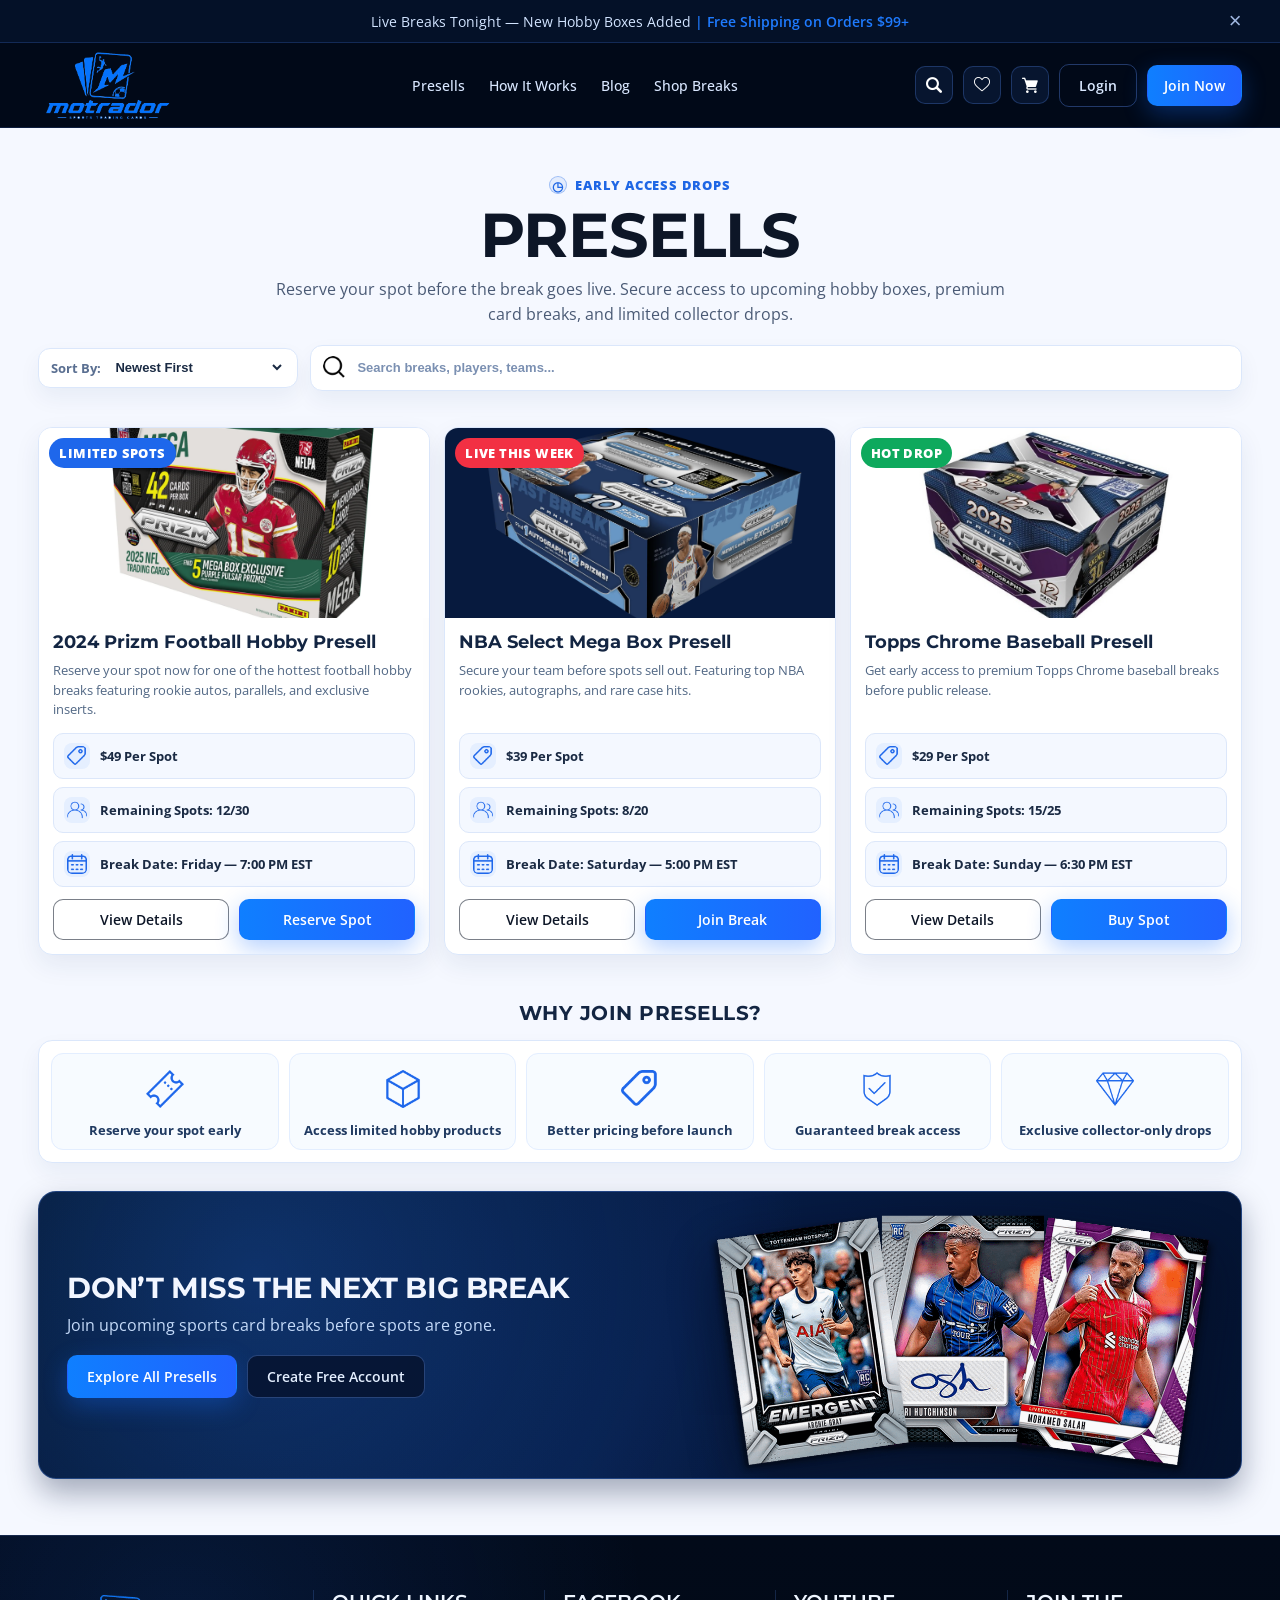
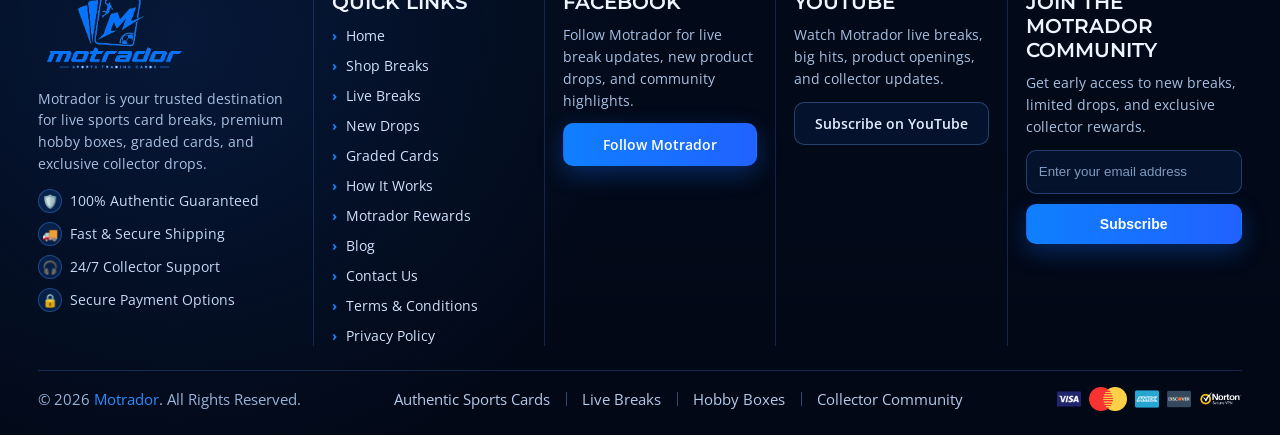
<file: presells.html>
<!DOCTYPE html>
<html lang="en">

<head>
    <meta charset="UTF-8">
    <meta name="viewport" content="width=device-width, initial-scale=1.0">
    <title>Presells</title>
    <link rel="stylesheet" href="https://unpkg.com/aos@2.3.1/dist/aos.css">
    <link rel="preconnect" href="https://fonts.googleapis.com">
    <link rel="preconnect" href="https://fonts.gstatic.com" crossorigin>
    <link href="https://fonts.googleapis.com/css2?family=Montserrat:ital,wght@0,100..900;1,100..900&display=swap"
        rel="stylesheet">
    <link rel="preconnect" href="https://fonts.googleapis.com">
    <link rel="preconnect" href="https://fonts.gstatic.com" crossorigin>
    <link href="https://fonts.googleapis.com/css2?family=Open+Sans:ital,wght@0,300..800;1,300..800&display=swap"
        rel="stylesheet">
    <link rel="stylesheet" href="./assets/css/styles.css">
    <link rel="stylesheet" href="./assets/css/responsive.css">
</head>

<body>
    <div class="topbar">
        <div class="container topbar-inner">
            <p>
                Live Breaks Tonight — New Hobby Boxes Added
                <span>| Free Shipping on Orders $99+</span>
            </p>
            <button class="topbar-close" aria-label="Close top announcement">&times;</button>
        </div>
    </div>

    <header class="site-header">
        <div class="container header-inner">
            <a class="brand" href="./index.html">
                <img src="./assets/images/logo.png" alt="Motrador logo">
            </a>

            <button class="menu-toggle" aria-label="Toggle menu" aria-expanded="false" aria-controls="headerMenu">
                <img src="./assets/images/menu.png" alt="Menu" class="menu-toggle-icon">
            </button>

            <div class="header-menu" id="headerMenu">
                <nav class="main-nav" id="mainNav">
                    <a href="./presells.html">Presells</a>
                    <a href="./how-it-works.html">How It Works</a>
                   
                    <a href="./blogs.html">Blog</a>
                    <a href="./shop-breaks.html">Shop Breaks</a>
                </nav>

                <div class="header-actions">
                    <button class="icon-btn" aria-label="Search">
                        <img src="./assets/images/magnifying-glass.png" alt="Search icon" class="search-btn-icon">
                    </button>
                    <button class="icon-btn" aria-label="Wishlist">
                        <img src="./assets/images/heart.png" alt="Search icon" class="search-btn-icon">
                    </button>
                    <button class="icon-btn cart" aria-label="Cart">
                        <img src="./assets/images/grocery-store.png" alt="Search icon" class="search-btn-icon">
                    </button>
                    <a class="btn btn-outline" href="#">Login</a>
                    <a class="btn btn-primary small" href="#">Join Now</a>
                </div>
            </div>
        </div>
    </header>

    <main>
        <section class="presells-hero">
            <div class="container presells-hero-inner">
                <p class="presells-kicker" data-aos="fade-up">
                    <span class="presells-kicker-icon" aria-hidden="true">◷</span>
                    EARLY ACCESS DROPS
                </p>
                <h1 class="presells-title" data-aos="fade-up" data-aos-delay="60">PRESELLS</h1>
                <p class="presells-subtitle" data-aos="fade-up" data-aos-delay="120">
                    Reserve your spot before the break goes live. Secure access to upcoming hobby boxes, premium card
                    breaks, and limited collector drops.
                </p>

                <div class="presells-toolbar" data-aos="fade-up" data-aos-delay="180">
                    <label class="presells-field">
                        <span class="presells-field-label">Sort By:</span>
                        <select class="presells-select" name="sort">
                            <option selected>Newest First</option>
                            <option>Price: Low to High</option>
                            <option>Price: High to Low</option>
                            <option>Most Popular</option>
                            <option>Spots Remaining</option>
                        </select>
                    </label>

                    <label class="presells-search">
                        <img class="presells-search-icon" src="./assets/images/search-icon-black.png"
                            alt="Search">
                        <input class="presells-search-input" type="search"
                            placeholder="Search breaks, players, teams..." aria-label="Search breaks, players, teams">
                    </label>
                </div>
            </div>
        </section>

        <section class="presells-products">
            <div class="container">
                <div class="presells-grid" data-aos="fade-up" data-aos-delay="80">
                    <article class="presell-card">
                        <div class="presell-media">
                            <span class="presell-badge limited">LIMITED SPOTS</span>
                            <img src="./assets/images/football-prizm.webp" alt="2024 Prizm Football Hobby Presell">
                        </div>
                        <div class="presell-body">
                            <h3 class="presell-title">2024 Prizm Football Hobby Presell</h3>
                            <p class="presell-desc">
                                Reserve your spot now for one of the hottest football hobby breaks featuring rookie
                                autos, parallels, and exclusive inserts.
                            </p>

                            <div class="presell-details">
                                <div class="presell-detail">
                                        <img class="presell-detail-icon" src="./assets/images/price-tag.png"
                                            alt="Price">
                                    <span class="presell-detail-text">$49 Per Spot</span>
                                </div>
                                <div class="presell-detail">
                                        <img class="presell-detail-icon" src="./assets/images/user.png"
                                            alt="Spots remaining">
                                    <span class="presell-detail-text">Remaining Spots: 12/30</span>
                                </div>
                                <div class="presell-detail">
                                        <img class="presell-detail-icon" src="./assets/images/calendar.png"
                                            alt="Break date">
                                    <span class="presell-detail-text">Break Date: Friday — 7:00 PM EST</span>
                                </div>
                            </div>

                            <div class="presell-actions">
                                <a href="#" class="btn btn-outline presell-btn">View Details</a>
                                <a href="#" class="btn btn-primary presell-btn">Reserve Spot</a>
                            </div>
                        </div>
                    </article>

                    <article class="presell-card">
                        <div class="presell-media">
                            <span class="presell-badge live">LIVE THIS WEEK</span>
                            <img src="./assets/images/basketball-prizm.webp" alt="NBA Select Mega Box Presell">
                        </div>
                        <div class="presell-body">
                            <h3 class="presell-title">NBA Select Mega Box Presell</h3>
                            <p class="presell-desc">
                                Secure your team before spots sell out. Featuring top NBA rookies, autographs, and rare
                                case hits.
                            </p>

                            <div class="presell-details">
                                <div class="presell-detail">
                                    <img class="presell-detail-icon" src="./assets/images/price-tag.png"
                                        alt="Price">
                                    <span class="presell-detail-text">$39 Per Spot</span>
                                </div>
                                <div class="presell-detail">
                                    <img class="presell-detail-icon" src="./assets/images/user.png"
                                        alt="Spots remaining">
                                    <span class="presell-detail-text">Remaining Spots: 8/20</span>
                                </div>
                                <div class="presell-detail">
                                    <img class="presell-detail-icon" src="./assets/images/calendar.png"
                                        alt="Break date">
                                    <span class="presell-detail-text">Break Date: Saturday — 5:00 PM EST</span>
                                </div>
                            </div>

                            <div class="presell-actions">
                                <a href="#" class="btn btn-outline presell-btn">View Details</a>
                                <a href="#" class="btn btn-primary presell-btn">Join Break</a>
                            </div>
                        </div>
                    </article>

                    <article class="presell-card">
                        <div class="presell-media">
                            <span class="presell-badge hot">HOT DROP</span>
                            <img src="./assets/images/baseball-prizm.jpg" alt="Topps Chrome Baseball Presell">
                        </div>
                        <div class="presell-body">
                            <h3 class="presell-title">Topps Chrome Baseball Presell</h3>
                            <p class="presell-desc">
                                Get early access to premium Topps Chrome baseball breaks before public release.
                            </p>

                            <div class="presell-details">
                                <div class="presell-detail">
                                    <img class="presell-detail-icon" src="./assets/images/price-tag.png"
                                        alt="Price">
                                    <span class="presell-detail-text">$29 Per Spot</span>
                                </div>
                                <div class="presell-detail">
                                    <img class="presell-detail-icon" src="./assets/images/user.png"
                                        alt="Spots remaining">
                                    <span class="presell-detail-text">Remaining Spots: 15/25</span>
                                </div>
                                <div class="presell-detail">
                                    <img class="presell-detail-icon" src="./assets/images/calendar.png"
                                        alt="Break date">
                                    <span class="presell-detail-text">Break Date: Sunday — 6:30 PM EST</span>
                                </div>
                            </div>

                            <div class="presell-actions">
                                <a href="#" class="btn btn-outline presell-btn">View Details</a>
                                <a href="#" class="btn btn-primary presell-btn">Buy Spot</a>
                            </div>
                        </div>
                    </article>
                </div>
            </div>
        </section>

        <section class="presells-why">
            <div class="container" data-aos="fade-up">
                <h2 class="presells-why-title">WHY JOIN PRESELLS?</h2>
                <div class="presells-why-grid">
                    <div class="presells-why-item">
                        <img class="presells-why-icon" src="./assets/images/tickets.png" alt="Reserve early">
                        Reserve your spot early
                    </div>
                    <div class="presells-why-item">
                        <img class="presells-why-icon" src="./assets/images/3d-cube.png" alt="Limited products">
                        Access limited hobby products
                    </div>
                    <div class="presells-why-item">
                        <img class="presells-why-icon" src="./assets/images/price-tag.png" alt="Better pricing">
                        Better pricing before launch
                    </div>
                    <div class="presells-why-item">
                        <img class="presells-why-icon" src="./assets/images/verify.png" alt="Guaranteed access">
                        Guaranteed break access
                    </div>
                    <div class="presells-why-item">
                        <img class="presells-why-icon" src="./assets/images/diamond.png" alt="Exclusive drops">
                        Exclusive collector-only drops
                    </div>
                </div>
            </div>
        </section>

        <section class="presells-cta">
            <div class="container">
                <div class="presells-cta-card" data-aos="fade-up">
                    <div class="presells-cta-content">
                        <h2>DON’T MISS THE NEXT BIG BREAK</h2>
                        <p>Join upcoming sports card breaks before spots are gone.</p>
                        <div class="presells-cta-actions">
                            <a href="#" class="btn btn-primary">Explore All Presells</a>
                            <a href="#" class="btn btn-dark">Create Free Account</a>
                        </div>
                    </div>
                    <div class="presells-cta-media" aria-hidden="true">
                        <img src="./assets/images/break-news.png" alt="">
                    </div>
                </div>
            </div>
        </section>
    </main>

    <footer class="site-footer">
        <div class="container">
            <div class="footer-grid">
                <section class="footer-brand">
                    <img src="./assets/images/logo.png" alt="Motrador logo">

                    <p class="footer-desc">
                        Motrador is your trusted destination for live sports card breaks, premium hobby boxes, graded
                        cards, and exclusive collector drops.
                    </p>
                    <ul class="footer-brand-points">
                        <li><span>🛡️</span>100% Authentic Guaranteed</li>
                        <li><span>🚚</span>Fast &amp; Secure Shipping</li>
                        <li><span>🎧</span>24/7 Collector Support</li>
                        <li><span>🔒</span>Secure Payment Options</li>
                    </ul>
                </section>

                <section class="footer-links">
                    <h4>Quick Links</h4>
                    <ul>
                        <li><a href="./index.html">Home</a></li>
                        <li><a href="#">Shop Breaks</a></li>
                        <li><a href="#">Live Breaks</a></li>
                        <li><a href="#">New Drops</a></li>
                        <li><a href="#">Graded Cards</a></li>
                        <li><a href="./how-it-works.html">How It Works</a></li>
                        <li><a href="#">Motrador Rewards</a></li>
                        <li><a href="./blogs.html">Blog</a></li>
                        <li><a href="#">Contact Us</a></li>
                        <li><a href="./terms-condition.html">Terms &amp; Conditions</a></li>
                        <li><a href="./privacy-policy.html">Privacy Policy</a></li>
                    </ul>
                </section>

                <section class="footer-social">
                    <h4>Facebook</h4>
                    <p>Follow Motrador for live break updates, new product drops, and community highlights.</p>
                    <a href="#" class="btn btn-primary">Follow Motrador</a>
                </section>

                <section class="footer-social">
                    <h4>YouTube</h4>
                    <p>Watch Motrador live breaks, big hits, product openings, and collector updates.</p>
                    <a href="#" class="btn btn-dark">Subscribe on YouTube</a>
                </section>

                <section class="footer-newsletter">
                    <h4>JOIN THE MOTRADOR COMMUNITY</h4>
                    <p>Get early access to new breaks, limited drops, and exclusive collector rewards.</p>
                    <form action="#" method="post">
                        <input type="email" placeholder="Enter your email address" aria-label="Email address">
                        <button type="submit" class="btn btn-primary">Subscribe</button>
                    </form>
                </section>
            </div>

            <div class="footer-bottom">
                <p class="footer-copy">&copy; 2026 <a href="#">Motrador</a>. All Rights Reserved.</p>
                <ul class="footer-bottom-links">
                    <li><a href="#">Authentic Sports Cards</a></li>
                    <li><a href="#">Live Breaks</a></li>
                    <li><a href="#">Hobby Boxes</a></li>
                    <li><a href="#">Collector Community</a></li>
                </ul>
                <div class="footer-payments">
                    <img src="./assets/images/visa.png" alt="Visa">
                    <img src="./assets/images/card.png" alt="Mastercard">
                    <img src="./assets/images/amex.png" alt="American Express">
                    <img src="./assets/images/discover.png" alt="Discover">
                    <img src="./assets/images/nortan.png" alt="Norton Secured">
                </div>
            </div>
        </div>
    </footer>

    <script src="https://unpkg.com/aos@2.3.1/dist/aos.js"></script>
    <script src="./assets/js/index.js"></script>
</body>

</html>
</file>
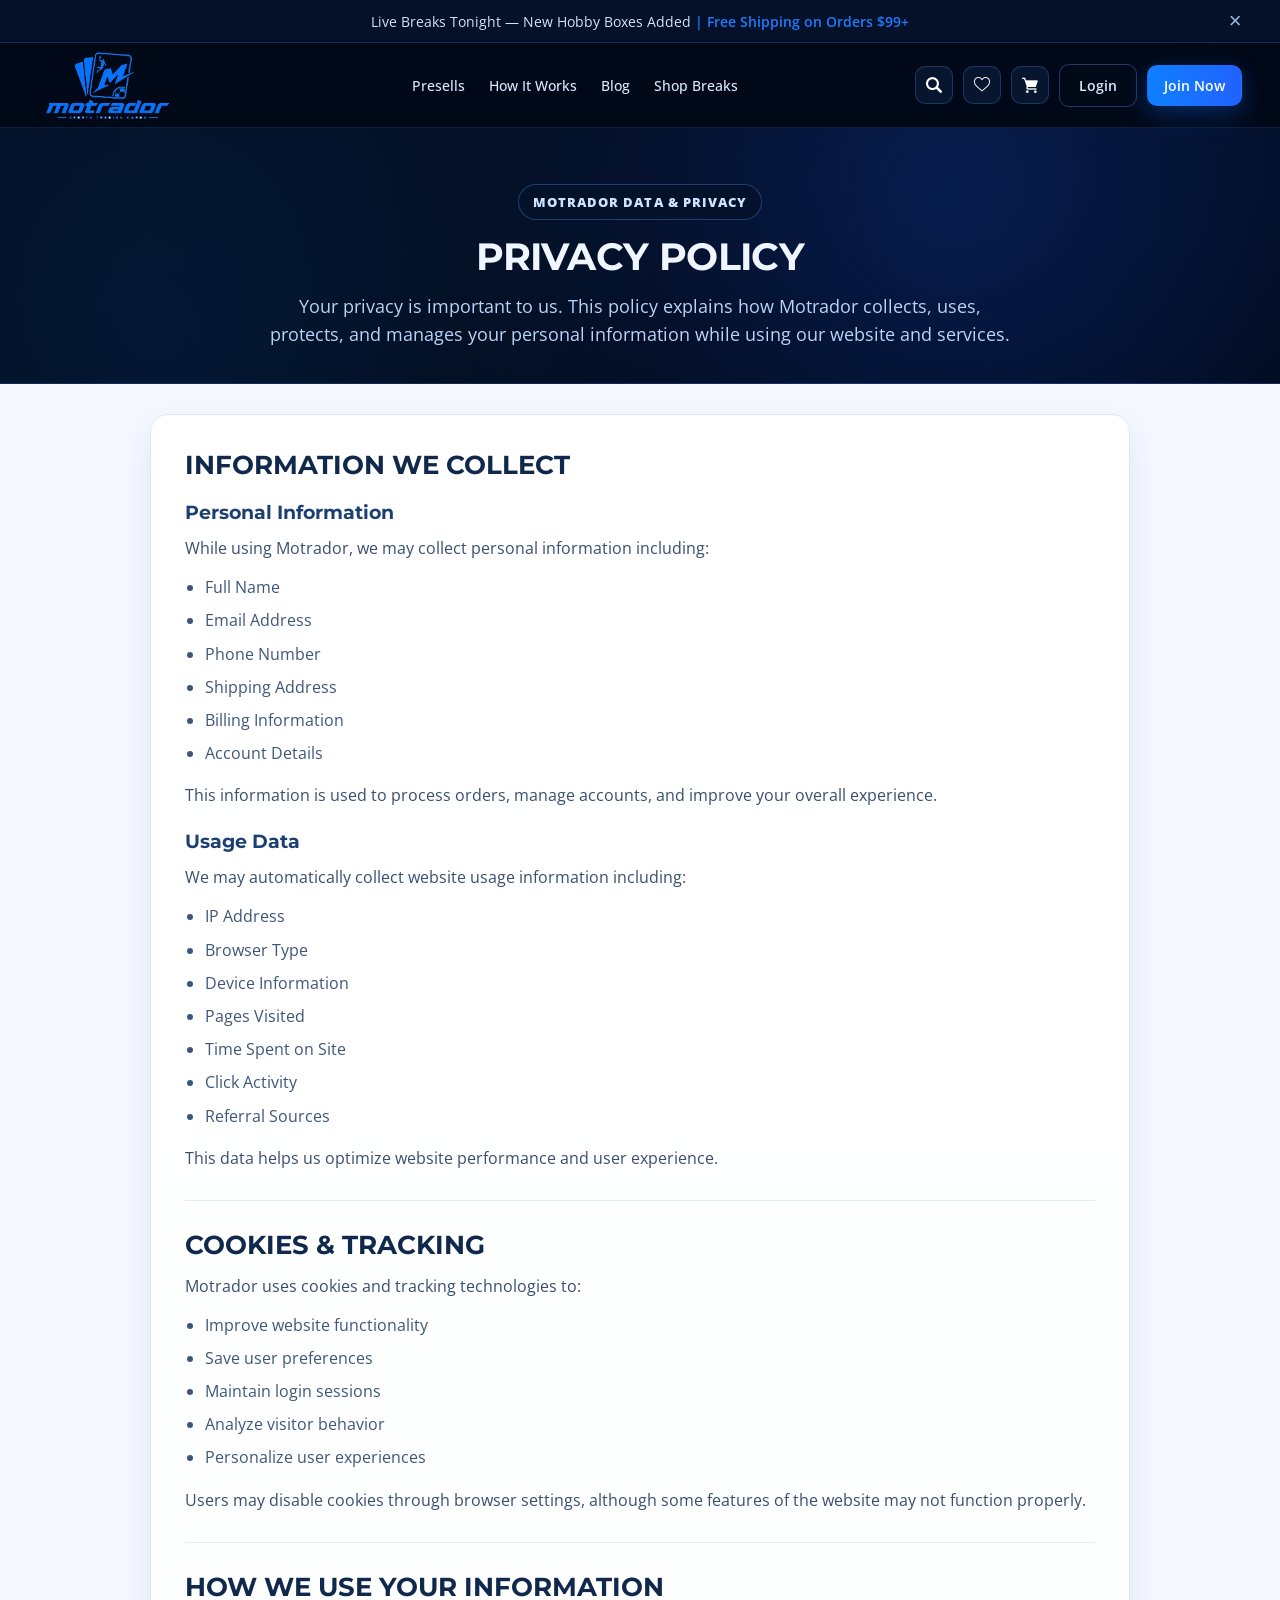
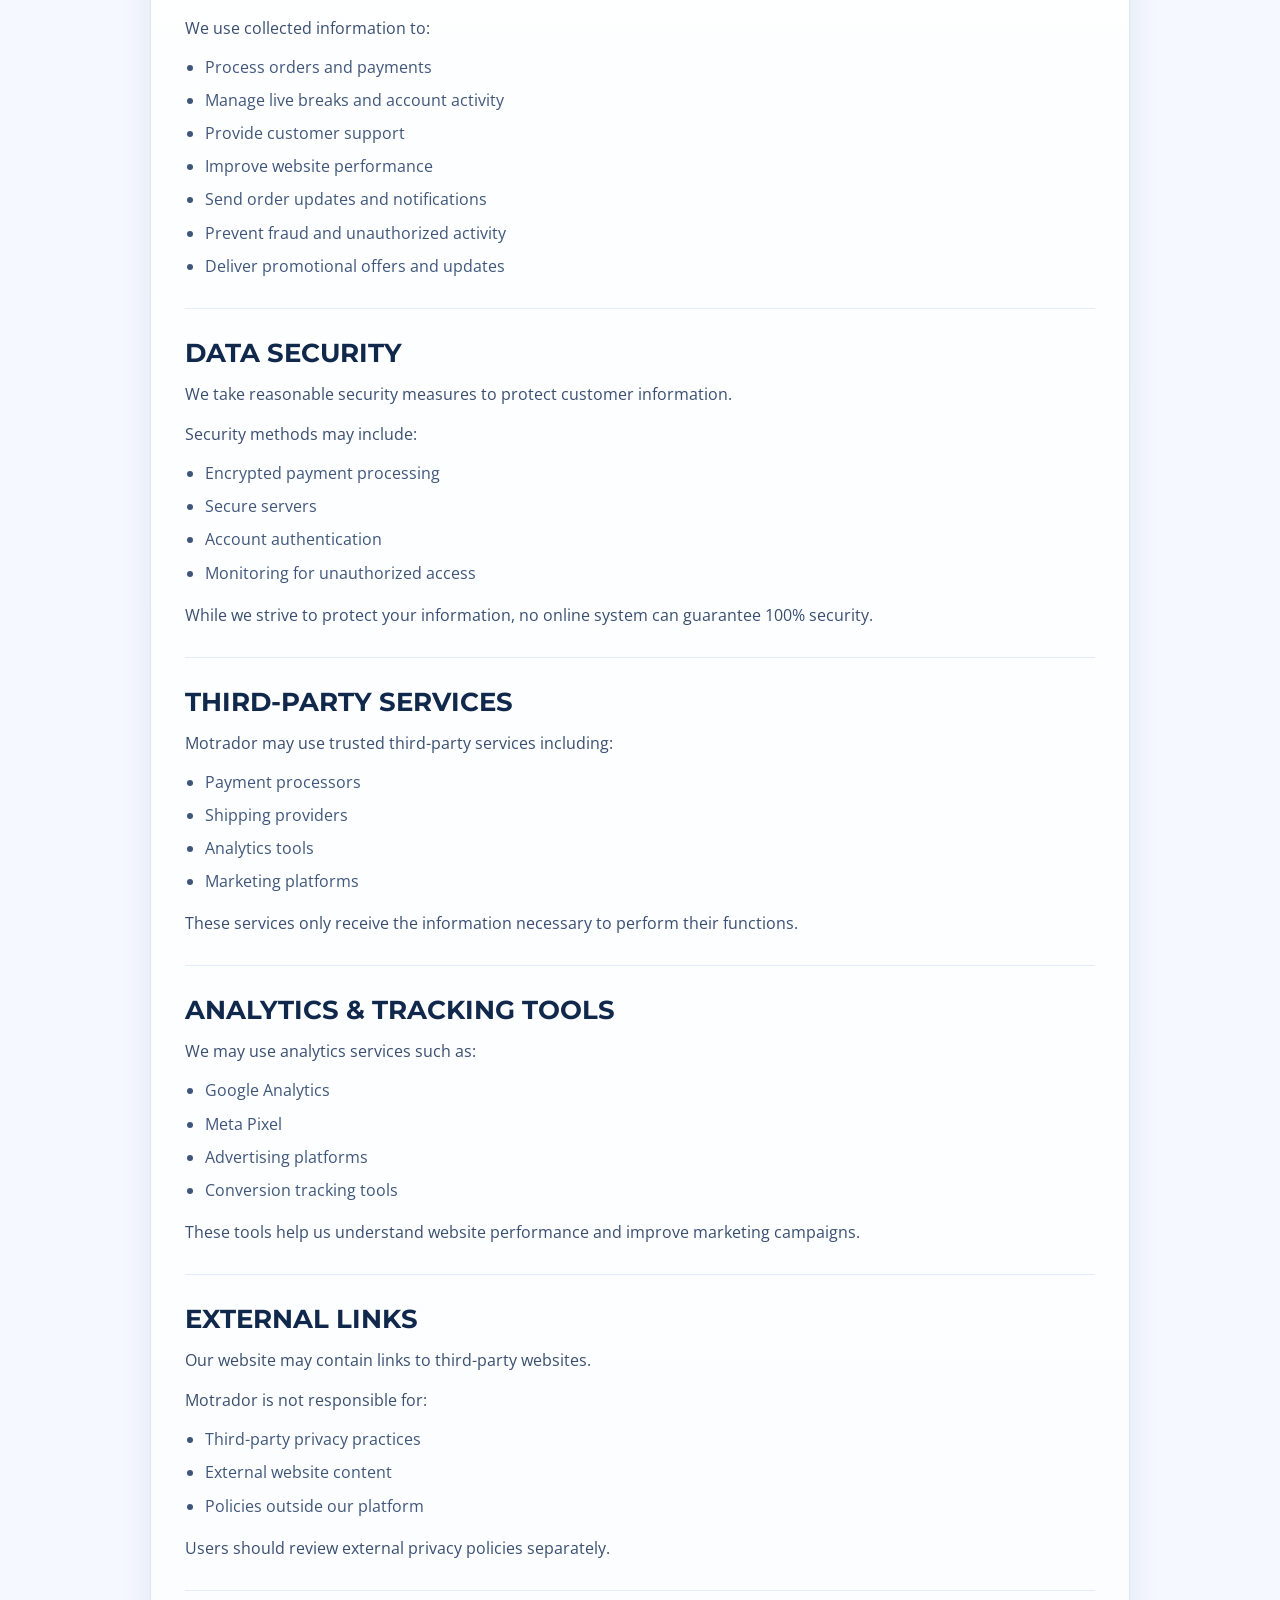
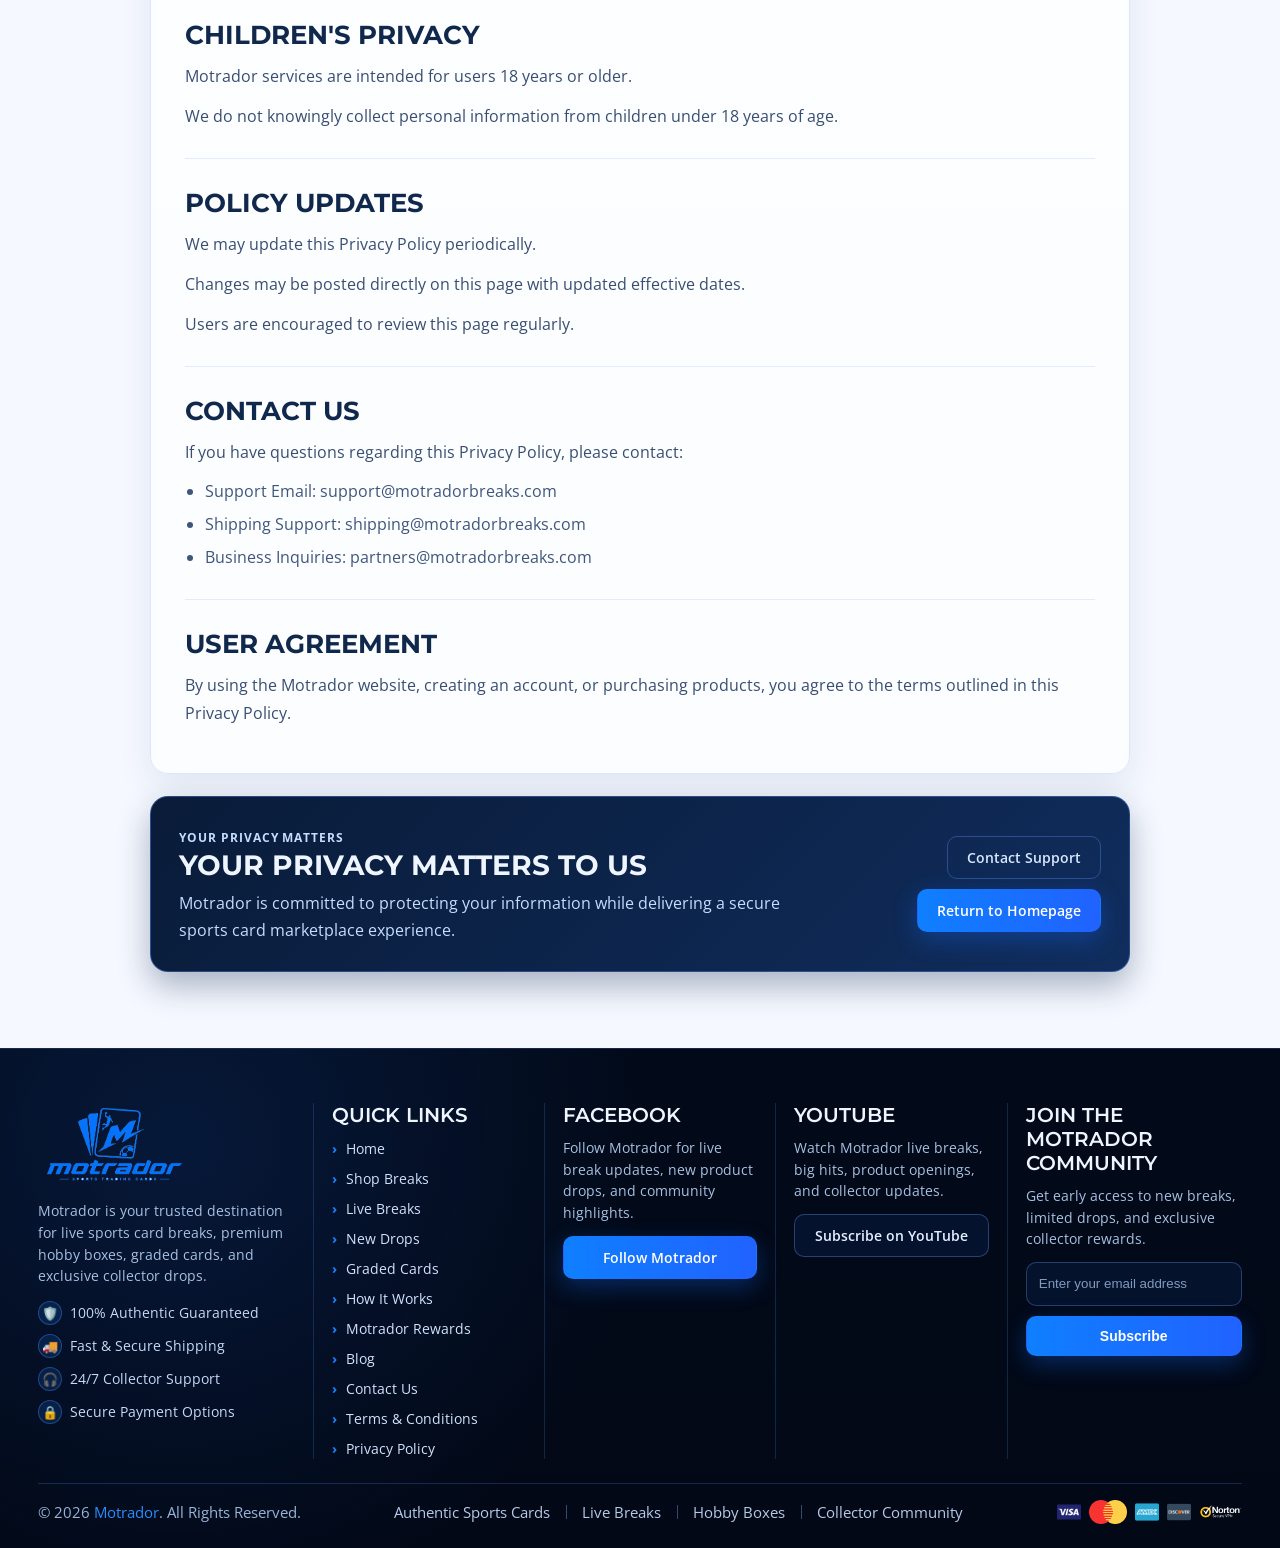
<file: privacy-policy.html>
<!DOCTYPE html>
<html lang="en">
<head>
    <meta charset="UTF-8">
    <meta name="viewport" content="width=device-width, initial-scale=1.0">
    <link rel="stylesheet" href="https://unpkg.com/aos@2.3.1/dist/aos.css">
    <link rel="preconnect" href="https://fonts.googleapis.com">
    <link rel="preconnect" href="https://fonts.gstatic.com" crossorigin>
    <link href="https://fonts.googleapis.com/css2?family=Montserrat:ital,wght@0,100..900;1,100..900&display=swap"
        rel="stylesheet">
    <link rel="preconnect" href="https://fonts.googleapis.com">
    <link rel="preconnect" href="https://fonts.gstatic.com" crossorigin>
    <link href="https://fonts.googleapis.com/css2?family=Open+Sans:ital,wght@0,300..800;1,300..800&display=swap"
        rel="stylesheet">
    <link rel="stylesheet" href="./assets/css/styles.css">
    <link rel="stylesheet" href="./assets/css/responsive.css">
    <title>privacy policy</title>
</head>
<body>
    <div class="topbar">
        <div class="container topbar-inner">
            <p>
                Live Breaks Tonight — New Hobby Boxes Added
                <span>| Free Shipping on Orders $99+</span>
            </p>
            <button class="topbar-close" aria-label="Close top announcement">&times;</button>
        </div>
    </div>

    <header class="site-header">
        <div class="container header-inner">
            <a class="brand" href="./index.html">
                <img src="./assets/images/logo.png" alt="Motrador logo">
            </a>

            <button class="menu-toggle" aria-label="Toggle menu" aria-expanded="false" aria-controls="headerMenu">
                <img src="./assets/images/menu.png" alt="Menu" class="menu-toggle-icon">
            </button>

            <div class="header-menu" id="headerMenu">
                <nav class="main-nav" id="mainNav">
                    <a href="./presells.html">Presells</a>
                    <a href="./how-it-works.html">How It Works</a>
                   
                    <a href="./blogs.html">Blog</a>
                    <a href="./shop-breaks.html">Shop Breaks</a>
                </nav>

                <div class="header-actions">
                    <button class="icon-btn" aria-label="Search">
                        <img src="./assets/images/magnifying-glass.png" alt="Search icon" class="search-btn-icon">
                    </button>
                    <button class="icon-btn" aria-label="Wishlist">
                        <img src="./assets/images/heart.png" alt="Wishlist icon" class="search-btn-icon">
                    </button>
                    <button class="icon-btn cart" aria-label="Cart">
                        <img src="./assets/images/grocery-store.png" alt="Cart icon" class="search-btn-icon">
                    </button>
                    <a class="btn btn-outline" href="#">Login</a>
                    <a class="btn btn-primary small" href="#">Join Now</a>
                </div>
            </div>
        </div>
    </header>

    <main class="blog-single-main terms-page-main">
        <section class="blog-single-hero">
            <div class="container">
                <div class="blog-single-hero-card" data-aos="fade-up">
                    <p class="blog-single-kicker">Motrador Data &amp; Privacy</p>
                    <h1>Privacy Policy</h1>
                    <p class="blog-single-lead">
                        Your privacy is important to us. This policy explains how Motrador collects, uses, protects,
                        and manages your personal information while using our website and services.
                    </p>
                </div>
            </div>
        </section>

        <section class="blog-single-content-wrap terms-content-wrap">
            <div class="container">
                <article class="blog-single-article terms-article" data-aos="fade-up" data-aos-delay="70">
                    <section class="terms-block">
                        <h2>Information We Collect</h2>
                        <h3>Personal Information</h3>
                        <p>While using Motrador, we may collect personal information including:</p>
                        <ul>
                            <li>Full Name</li>
                            <li>Email Address</li>
                            <li>Phone Number</li>
                            <li>Shipping Address</li>
                            <li>Billing Information</li>
                            <li>Account Details</li>
                        </ul>
                        <p>
                            This information is used to process orders, manage accounts, and improve your overall
                            experience.
                        </p>

                        <h3>Usage Data</h3>
                        <p>We may automatically collect website usage information including:</p>
                        <ul>
                            <li>IP Address</li>
                            <li>Browser Type</li>
                            <li>Device Information</li>
                            <li>Pages Visited</li>
                            <li>Time Spent on Site</li>
                            <li>Click Activity</li>
                            <li>Referral Sources</li>
                        </ul>
                        <p>This data helps us optimize website performance and user experience.</p>
                    </section>

                    <section class="terms-block">
                        <h2>Cookies &amp; Tracking</h2>
                        <p>Motrador uses cookies and tracking technologies to:</p>
                        <ul>
                            <li>Improve website functionality</li>
                            <li>Save user preferences</li>
                            <li>Maintain login sessions</li>
                            <li>Analyze visitor behavior</li>
                            <li>Personalize user experiences</li>
                        </ul>
                        <p>
                            Users may disable cookies through browser settings, although some features of the website
                            may not function properly.
                        </p>
                    </section>

                    <section class="terms-block">
                        <h2>How We Use Your Information</h2>
                        <p>We use collected information to:</p>
                        <ul>
                            <li>Process orders and payments</li>
                            <li>Manage live breaks and account activity</li>
                            <li>Provide customer support</li>
                            <li>Improve website performance</li>
                            <li>Send order updates and notifications</li>
                            <li>Prevent fraud and unauthorized activity</li>
                            <li>Deliver promotional offers and updates</li>
                        </ul>
                    </section>

                    <section class="terms-block">
                        <h2>Data Security</h2>
                        <p>We take reasonable security measures to protect customer information.</p>
                        <p>Security methods may include:</p>
                        <ul>
                            <li>Encrypted payment processing</li>
                            <li>Secure servers</li>
                            <li>Account authentication</li>
                            <li>Monitoring for unauthorized access</li>
                        </ul>
                        <p>
                            While we strive to protect your information, no online system can guarantee 100% security.
                        </p>
                    </section>

                    <section class="terms-block">
                        <h2>Third-Party Services</h2>
                        <p>Motrador may use trusted third-party services including:</p>
                        <ul>
                            <li>Payment processors</li>
                            <li>Shipping providers</li>
                            <li>Analytics tools</li>
                            <li>Marketing platforms</li>
                        </ul>
                        <p>These services only receive the information necessary to perform their functions.</p>
                    </section>

                    <section class="terms-block">
                        <h2>Analytics &amp; Tracking Tools</h2>
                        <p>We may use analytics services such as:</p>
                        <ul>
                            <li>Google Analytics</li>
                            <li>Meta Pixel</li>
                            <li>Advertising platforms</li>
                            <li>Conversion tracking tools</li>
                        </ul>
                        <p>These tools help us understand website performance and improve marketing campaigns.</p>
                    </section>

                    <section class="terms-block">
                        <h2>External Links</h2>
                        <p>Our website may contain links to third-party websites.</p>
                        <p>Motrador is not responsible for:</p>
                        <ul>
                            <li>Third-party privacy practices</li>
                            <li>External website content</li>
                            <li>Policies outside our platform</li>
                        </ul>
                        <p>Users should review external privacy policies separately.</p>
                    </section>

                    <section class="terms-block">
                        <h2>Children's Privacy</h2>
                        <p>Motrador services are intended for users 18 years or older.</p>
                        <p>We do not knowingly collect personal information from children under 18 years of age.</p>
                    </section>

                    <section class="terms-block">
                        <h2>Policy Updates</h2>
                        <p>We may update this Privacy Policy periodically.</p>
                        <p>Changes may be posted directly on this page with updated effective dates.</p>
                        <p>Users are encouraged to review this page regularly.</p>
                    </section>

                    <section class="terms-block">
                        <h2>Contact Us</h2>
                        <p>If you have questions regarding this Privacy Policy, please contact:</p>
                        <ul>
                            <li>Support Email: support@motradorbreaks.com</li>
                            <li>Shipping Support: shipping@motradorbreaks.com</li>
                            <li>Business Inquiries: partners@motradorbreaks.com</li>
                        </ul>
                    </section>

                    <section class="terms-block">
                        <h2>User Agreement</h2>
                        <p>
                            By using the Motrador website, creating an account, or purchasing products, you agree to
                            the terms outlined in this Privacy Policy.
                        </p>
                    </section>
                </article>

                <section class="terms-cta-card" data-aos="fade-up" data-aos-delay="120">
                    <div class="terms-cta-content">
                        <p class="terms-cta-kicker">Your Privacy Matters</p>
                        <h2>Your Privacy Matters to Us</h2>
                        <p>
                            Motrador is committed to protecting your information while delivering a secure sports card
                            marketplace experience.
                        </p>
                    </div>
                    <div class="terms-cta-actions">
                        <a href="#" class="btn btn-outline">Contact Support</a>
                        <a href="./index.html" class="btn btn-primary">Return to Homepage</a>
                    </div>
                </section>
            </div>
        </section>
    </main>

    <footer class="site-footer">
        <div class="container">
            <div class="footer-grid">
                <section class="footer-brand">
                    <img src="./assets/images/logo.png" alt="Motrador logo">

                    <p class="footer-desc">
                        Motrador is your trusted destination for live sports card breaks, premium hobby boxes, graded
                        cards, and exclusive collector drops.
                    </p>
                    <ul class="footer-brand-points">
                        <li><span>🛡️</span>100% Authentic Guaranteed</li>
                        <li><span>🚚</span>Fast &amp; Secure Shipping</li>
                        <li><span>🎧</span>24/7 Collector Support</li>
                        <li><span>🔒</span>Secure Payment Options</li>
                    </ul>
                </section>

                <section class="footer-links">
                    <h4>Quick Links</h4>
                    <ul>
                        <li><a href="./index.html">Home</a></li>
                        <li><a href="#">Shop Breaks</a></li>
                        <li><a href="#">Live Breaks</a></li>
                        <li><a href="#">New Drops</a></li>
                        <li><a href="#">Graded Cards</a></li>
                        <li><a href="./how-it-works.html">How It Works</a></li>
                        <li><a href="#">Motrador Rewards</a></li>
                        <li><a href="./blogs.html">Blog</a></li>
                        <li><a href="#">Contact Us</a></li>
                        <li><a href="./terms-condition.html">Terms &amp; Conditions</a></li>
                        <li><a href="./privacy-policy.html">Privacy Policy</a></li>
                    </ul>
                </section>

                <section class="footer-social">
                    <h4>Facebook</h4>
                    <p>Follow Motrador for live break updates, new product drops, and community highlights.</p>
                    <a href="#" class="btn btn-primary">Follow Motrador</a>
                </section>

                <section class="footer-social">
                    <h4>YouTube</h4>
                    <p>Watch Motrador live breaks, big hits, product openings, and collector updates.</p>
                    <a href="#" class="btn btn-dark">Subscribe on YouTube</a>
                </section>

                <section class="footer-newsletter">
                    <h4>JOIN THE MOTRADOR COMMUNITY</h4>
                    <p>Get early access to new breaks, limited drops, and exclusive collector rewards.</p>
                    <form action="#" method="post">
                        <input type="email" placeholder="Enter your email address" aria-label="Email address">
                        <button type="submit" class="btn btn-primary">Subscribe</button>
                    </form>
                </section>
            </div>

            <div class="footer-bottom">
                <p class="footer-copy">&copy; 2026 <a href="#">Motrador</a>. All Rights Reserved.</p>
                <ul class="footer-bottom-links">
                    <li><a href="#">Authentic Sports Cards</a></li>
                    <li><a href="#">Live Breaks</a></li>
                    <li><a href="#">Hobby Boxes</a></li>
                    <li><a href="#">Collector Community</a></li>
                </ul>
                <div class="footer-payments">
                    <img src="./assets/images/visa.png" alt="Visa">
                    <img src="./assets/images/card.png" alt="Mastercard">
                    <img src="./assets/images/amex.png" alt="American Express">
                    <img src="./assets/images/discover.png" alt="Discover">
                    <img src="./assets/images/nortan.png" alt="Norton Secured">
                </div>
            </div>
        </div>
    </footer>
    <script src="https://unpkg.com/aos@2.3.1/dist/aos.js"></script>
    <script src="./assets/js/index.js"></script>
</body>
</html>
</file>
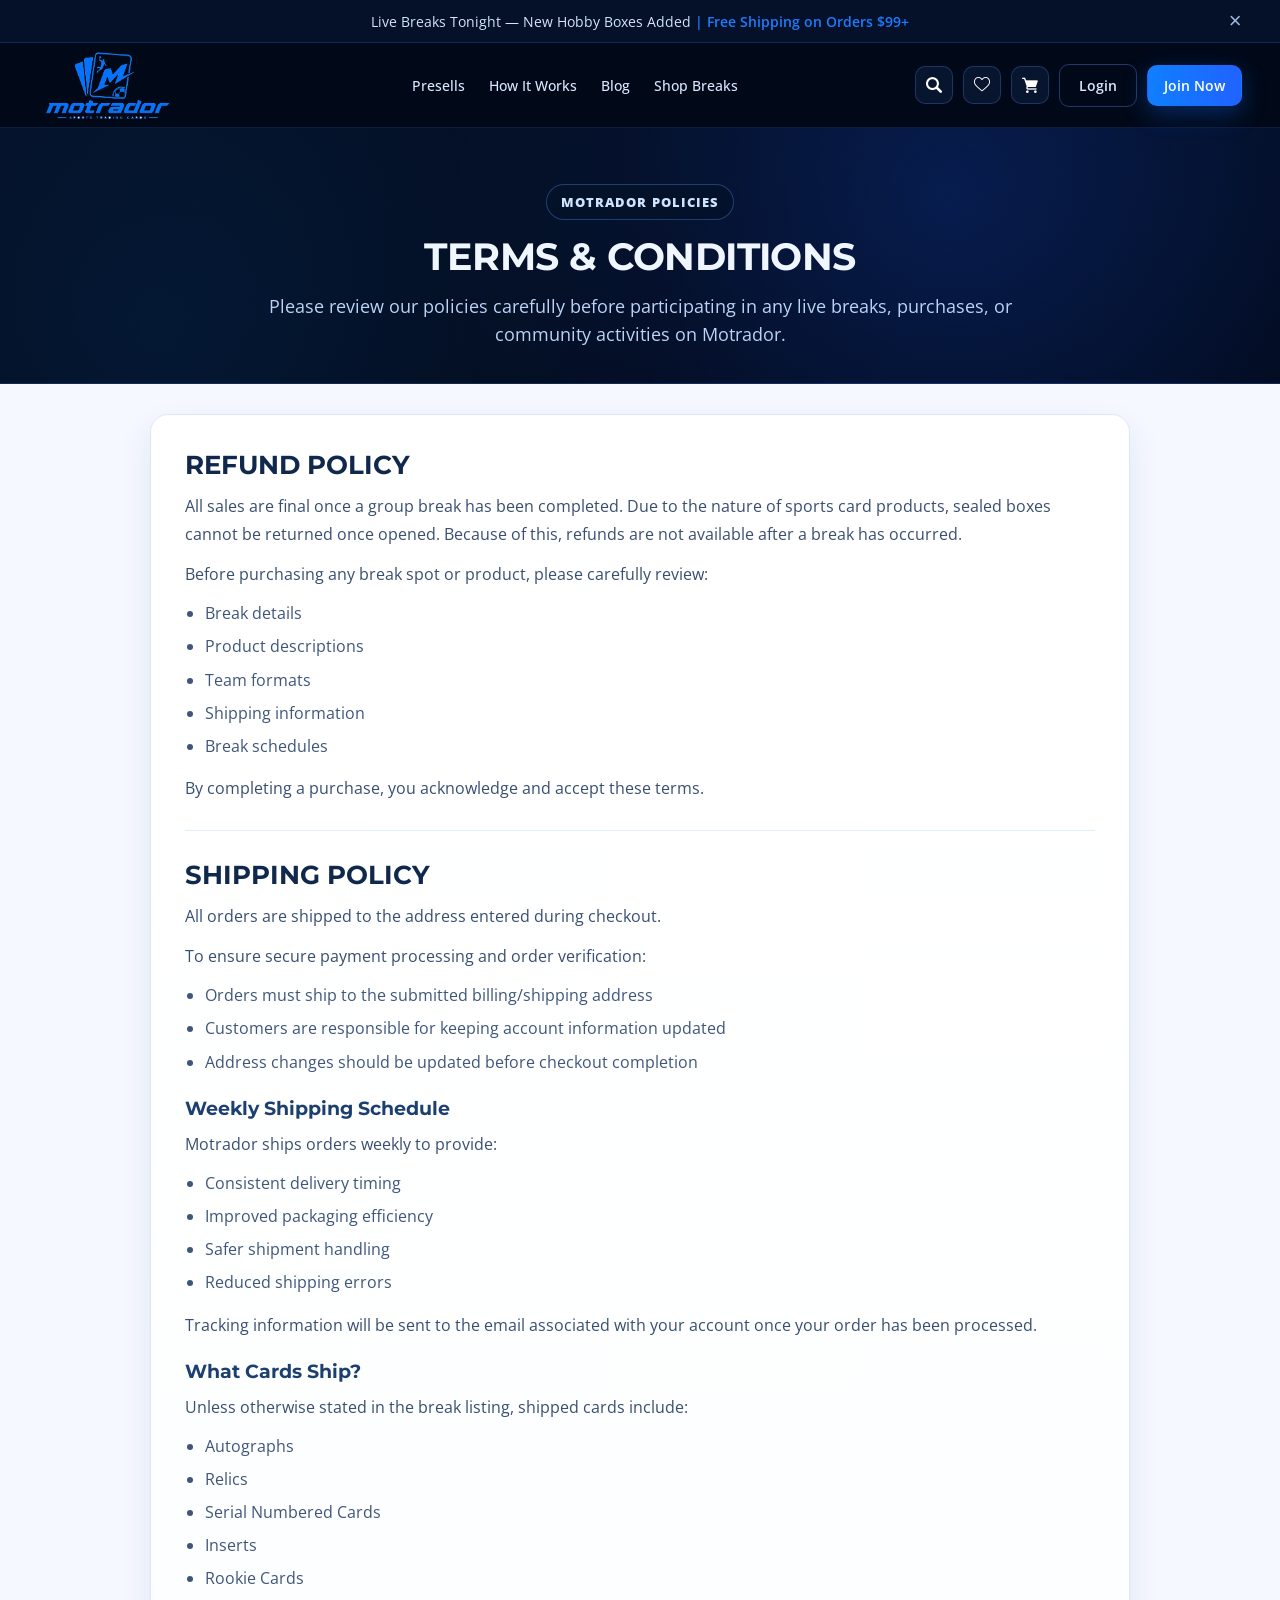
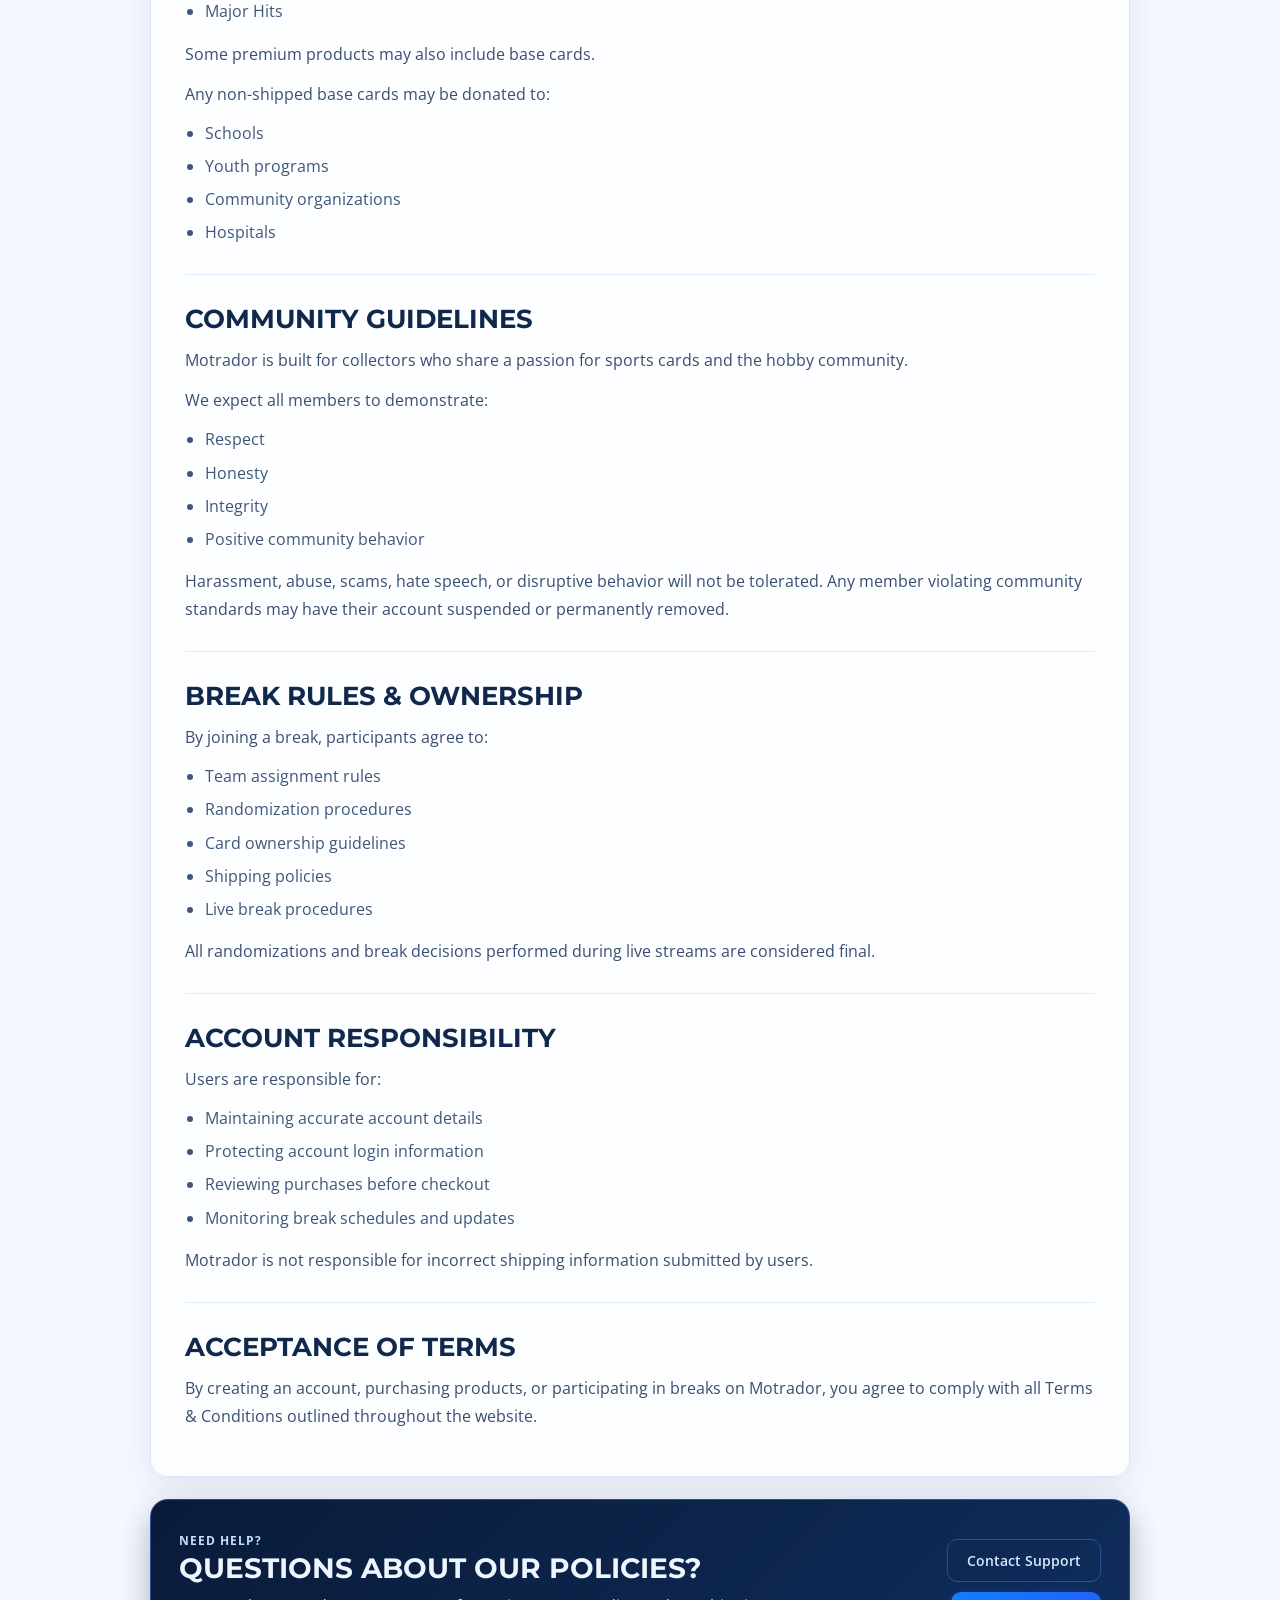
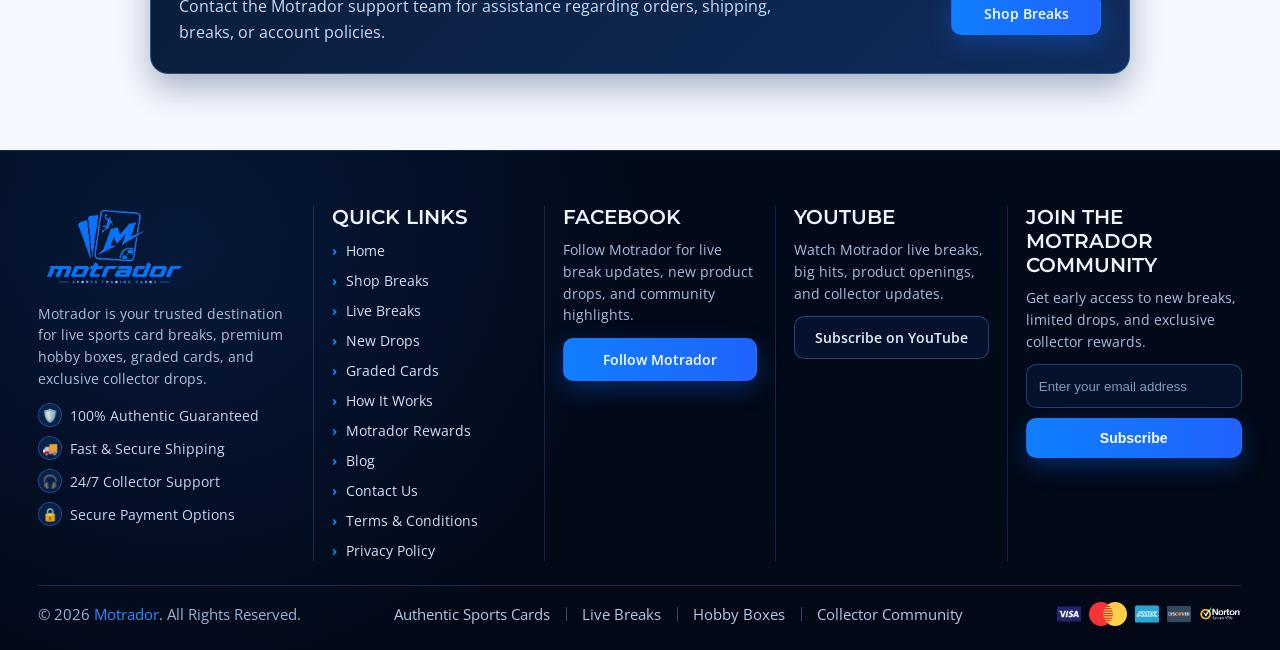
<file: terms-condition.html>
<!DOCTYPE html>
<html lang="en">
<head>
    <meta charset="UTF-8">
    <meta name="viewport" content="width=device-width, initial-scale=1.0">
    <link rel="stylesheet" href="https://unpkg.com/aos@2.3.1/dist/aos.css">
    <link rel="preconnect" href="https://fonts.googleapis.com">
    <link rel="preconnect" href="https://fonts.gstatic.com" crossorigin>
    <link href="https://fonts.googleapis.com/css2?family=Montserrat:ital,wght@0,100..900;1,100..900&display=swap"
        rel="stylesheet">
    <link rel="preconnect" href="https://fonts.googleapis.com">
    <link rel="preconnect" href="https://fonts.gstatic.com" crossorigin>
    <link href="https://fonts.googleapis.com/css2?family=Open+Sans:ital,wght@0,300..800;1,300..800&display=swap"
        rel="stylesheet">
    <link rel="stylesheet" href="./assets/css/styles.css">
    <link rel="stylesheet" href="./assets/css/responsive.css">
    <title>terms and conditions</title>
</head>
<body>
    <div class="topbar">
        <div class="container topbar-inner">
            <p>
                Live Breaks Tonight — New Hobby Boxes Added
                <span>| Free Shipping on Orders $99+</span>
            </p>
            <button class="topbar-close" aria-label="Close top announcement">&times;</button>
        </div>
    </div>

    <header class="site-header">
        <div class="container header-inner">
            <a class="brand" href="./index.html">
                <img src="./assets/images/logo.png" alt="Motrador logo">
            </a>

            <button class="menu-toggle" aria-label="Toggle menu" aria-expanded="false" aria-controls="headerMenu">
                <img src="./assets/images/menu.png" alt="Menu" class="menu-toggle-icon">
            </button>

            <div class="header-menu" id="headerMenu">
                <nav class="main-nav" id="mainNav">
                    <a href="./presells.html">Presells</a>
                    <a href="./how-it-works.html">How It Works</a>
                   
                    <a href="./blogs.html">Blog</a>
                    <a href="./shop-breaks.html">Shop Breaks</a>
                </nav>

                <div class="header-actions">
                    <button class="icon-btn" aria-label="Search">
                        <img src="./assets/images/magnifying-glass.png" alt="Search icon" class="search-btn-icon">
                    </button>
                    <button class="icon-btn" aria-label="Wishlist">
                        <img src="./assets/images/heart.png" alt="Wishlist icon" class="search-btn-icon">
                    </button>
                    <button class="icon-btn cart" aria-label="Cart">
                        <img src="./assets/images/grocery-store.png" alt="Cart icon" class="search-btn-icon">
                    </button>
                    <a class="btn btn-outline" href="#">Login</a>
                    <a class="btn btn-primary small" href="#">Join Now</a>
                </div>
            </div>
        </div>
    </header>

    <main class="blog-single-main terms-page-main">
        <section class="blog-single-hero">
            <div class="container">
                <div class="blog-single-hero-card" data-aos="fade-up">
                    <p class="blog-single-kicker">Motrador Policies</p>
                    <h1>Terms &amp; Conditions</h1>
                    <p class="blog-single-lead">
                        Please review our policies carefully before participating in any live breaks, purchases, or
                        community activities on Motrador.
                    </p>
                </div>
            </div>
        </section>

        <section class="blog-single-content-wrap terms-content-wrap">
            <div class="container">
                <article class="blog-single-article terms-article" data-aos="fade-up" data-aos-delay="70">
                    <section class="terms-block">
                        <h2>Refund Policy</h2>
                        <p>
                            All sales are final once a group break has been completed. Due to the nature of sports card
                            products, sealed boxes cannot be returned once opened. Because of this, refunds are not
                            available after a break has occurred.
                        </p>
                        <p>Before purchasing any break spot or product, please carefully review:</p>
                        <ul>
                            <li>Break details</li>
                            <li>Product descriptions</li>
                            <li>Team formats</li>
                            <li>Shipping information</li>
                            <li>Break schedules</li>
                        </ul>
                        <p>By completing a purchase, you acknowledge and accept these terms.</p>
                    </section>

                    <section class="terms-block">
                        <h2>Shipping Policy</h2>
                        <p>All orders are shipped to the address entered during checkout.</p>
                        <p>To ensure secure payment processing and order verification:</p>
                        <ul>
                            <li>Orders must ship to the submitted billing/shipping address</li>
                            <li>Customers are responsible for keeping account information updated</li>
                            <li>Address changes should be updated before checkout completion</li>
                        </ul>

                        <h3>Weekly Shipping Schedule</h3>
                        <p>Motrador ships orders weekly to provide:</p>
                        <ul>
                            <li>Consistent delivery timing</li>
                            <li>Improved packaging efficiency</li>
                            <li>Safer shipment handling</li>
                            <li>Reduced shipping errors</li>
                        </ul>
                        <p>
                            Tracking information will be sent to the email associated with your account once your order
                            has been processed.
                        </p>

                        <h3>What Cards Ship?</h3>
                        <p>Unless otherwise stated in the break listing, shipped cards include:</p>
                        <ul>
                            <li>Autographs</li>
                            <li>Relics</li>
                            <li>Serial Numbered Cards</li>
                            <li>Inserts</li>
                            <li>Rookie Cards</li>
                            <li>Major Hits</li>
                        </ul>
                        <p>Some premium products may also include base cards.</p>
                        <p>Any non-shipped base cards may be donated to:</p>
                        <ul>
                            <li>Schools</li>
                            <li>Youth programs</li>
                            <li>Community organizations</li>
                            <li>Hospitals</li>
                        </ul>
                    </section>

                    <section class="terms-block">
                        <h2>Community Guidelines</h2>
                        <p>
                            Motrador is built for collectors who share a passion for sports cards and the hobby
                            community.
                        </p>
                        <p>We expect all members to demonstrate:</p>
                        <ul>
                            <li>Respect</li>
                            <li>Honesty</li>
                            <li>Integrity</li>
                            <li>Positive community behavior</li>
                        </ul>
                        <p>
                            Harassment, abuse, scams, hate speech, or disruptive behavior will not be tolerated. Any
                            member violating community standards may have their account suspended or permanently
                            removed.
                        </p>
                    </section>

                    <section class="terms-block">
                        <h2>Break Rules &amp; Ownership</h2>
                        <p>By joining a break, participants agree to:</p>
                        <ul>
                            <li>Team assignment rules</li>
                            <li>Randomization procedures</li>
                            <li>Card ownership guidelines</li>
                            <li>Shipping policies</li>
                            <li>Live break procedures</li>
                        </ul>
                        <p>
                            All randomizations and break decisions performed during live streams are considered final.
                        </p>
                    </section>

                    <section class="terms-block">
                        <h2>Account Responsibility</h2>
                        <p>Users are responsible for:</p>
                        <ul>
                            <li>Maintaining accurate account details</li>
                            <li>Protecting account login information</li>
                            <li>Reviewing purchases before checkout</li>
                            <li>Monitoring break schedules and updates</li>
                        </ul>
                        <p>
                            Motrador is not responsible for incorrect shipping information submitted by users.
                        </p>
                    </section>

                    <section class="terms-block">
                        <h2>Acceptance of Terms</h2>
                        <p>
                            By creating an account, purchasing products, or participating in breaks on Motrador, you
                            agree to comply with all Terms &amp; Conditions outlined throughout the website.
                        </p>
                    </section>
                </article>

                <section class="terms-cta-card" data-aos="fade-up" data-aos-delay="120">
                    <div class="terms-cta-content">
                        <p class="terms-cta-kicker">Need Help?</p>
                        <h2>Questions About Our Policies?</h2>
                        <p>
                            Contact the Motrador support team for assistance regarding orders, shipping, breaks, or
                            account policies.
                        </p>
                    </div>
                    <div class="terms-cta-actions">
                        <a href="#" class="btn btn-outline">Contact Support</a>
                        <a href="#" class="btn btn-primary">Shop Breaks</a>
                    </div>
                </section>
            </div>
        </section>
    </main>

    <footer class="site-footer">
        <div class="container">
            <div class="footer-grid">
                <section class="footer-brand">
                    <img src="./assets/images/logo.png" alt="Motrador logo">

                    <p class="footer-desc">
                        Motrador is your trusted destination for live sports card breaks, premium hobby boxes, graded
                        cards, and exclusive collector drops.
                    </p>
                    <ul class="footer-brand-points">
                        <li><span>🛡️</span>100% Authentic Guaranteed</li>
                        <li><span>🚚</span>Fast &amp; Secure Shipping</li>
                        <li><span>🎧</span>24/7 Collector Support</li>
                        <li><span>🔒</span>Secure Payment Options</li>
                    </ul>
                </section>

                <section class="footer-links">
                    <h4>Quick Links</h4>
                    <ul>
                        <li><a href="./index.html">Home</a></li>
                        <li><a href="#">Shop Breaks</a></li>
                        <li><a href="#">Live Breaks</a></li>
                        <li><a href="#">New Drops</a></li>
                        <li><a href="#">Graded Cards</a></li>
                        <li><a href="./how-it-works.html">How It Works</a></li>
                        <li><a href="#">Motrador Rewards</a></li>
                        <li><a href="./blogs.html">Blog</a></li>
                        <li><a href="#">Contact Us</a></li>
                        <li><a href="./terms-condition.html">Terms &amp; Conditions</a></li>
                        <li><a href="./privacy-policy.html">Privacy Policy</a></li>
                    </ul>
                </section>

                <section class="footer-social">
                    <h4>Facebook</h4>
                    <p>Follow Motrador for live break updates, new product drops, and community highlights.</p>
                    <a href="#" class="btn btn-primary">Follow Motrador</a>
                </section>

                <section class="footer-social">
                    <h4>YouTube</h4>
                    <p>Watch Motrador live breaks, big hits, product openings, and collector updates.</p>
                    <a href="#" class="btn btn-dark">Subscribe on YouTube</a>
                </section>

                <section class="footer-newsletter">
                    <h4>JOIN THE MOTRADOR COMMUNITY</h4>
                    <p>Get early access to new breaks, limited drops, and exclusive collector rewards.</p>
                    <form action="#" method="post">
                        <input type="email" placeholder="Enter your email address" aria-label="Email address">
                        <button type="submit" class="btn btn-primary">Subscribe</button>
                    </form>
                </section>
            </div>

            <div class="footer-bottom">
                <p class="footer-copy">&copy; 2026 <a href="#">Motrador</a>. All Rights Reserved.</p>
                <ul class="footer-bottom-links">
                    <li><a href="#">Authentic Sports Cards</a></li>
                    <li><a href="#">Live Breaks</a></li>
                    <li><a href="#">Hobby Boxes</a></li>
                    <li><a href="#">Collector Community</a></li>
                </ul>
                <div class="footer-payments">
                    <img src="./assets/images/visa.png" alt="Visa">
                    <img src="./assets/images/card.png" alt="Mastercard">
                    <img src="./assets/images/amex.png" alt="American Express">
                    <img src="./assets/images/discover.png" alt="Discover">
                    <img src="./assets/images/nortan.png" alt="Norton Secured">
                </div>
            </div>
        </div>
    </footer>
    <script src="https://unpkg.com/aos@2.3.1/dist/aos.js"></script>
    <script src="./assets/js/index.js"></script>
</body>
</html>
</file>
<file: assets/css/styles.css>
* {
    margin: 0;
    padding: 0;
    box-sizing: border-box;
}

body {
    font-family: "Open Sans", sans-serif;
    background: #020917;
    color: #f4f8ff;
}
h1, h2, h3, h4, h5, h6 {
    font-family: "Montserrat", sans-serif;
}
/* Global scrollbar theme */
* {
    scrollbar-width: thin;
    scrollbar-color: #157bff rgba(10, 24, 52, 0.65);
}

*::-webkit-scrollbar {
    width: 8px;
    height: 8px;
}

*::-webkit-scrollbar-track {
    background: rgba(10, 24, 52, 0.65);
}

*::-webkit-scrollbar-thumb {
    background: #157bff;
    border-radius: 999px;
}

*::-webkit-scrollbar-thumb:hover {
    background: #2b8bff;
}

img {
    max-width: 100%;
    height: auto;
}

a {
    color: inherit;
    text-decoration: none;
}

.container {
    width: min(1360px, 94%);
    margin: 0 auto;
}

.topbar {
    background: #041128;
    border-bottom: 1px solid rgba(70, 122, 233, 0.24);
    color: #d2e4ff;
    font-size: 14px;
}

.topbar-inner {
    min-height: 42px;
    display: flex;
    align-items: center;
    justify-content: center;
    position: relative;
    padding: 8px 32px;
}

.topbar p span {
    color: #1f7bff;
    font-weight: 600;
}

.topbar-close {
    position: absolute;
    right: 0;
    top: 50%;
    transform: translateY(-50%);
    border: 0;
    background: transparent;
    color: #9fb6df;
    font-size: 22px;
    cursor: pointer;
}

.site-header {
    position: sticky;
    top: 0;
    z-index: 40;
    background: rgba(2, 10, 26, 0.96);
    backdrop-filter: blur(10px);
    border-bottom: 1px solid rgba(70, 122, 233, 0.18);
}

.header-inner {
    min-height: 84px;
    display: flex;
    align-items: center;
    gap: 28px;
}

.brand {
    display: flex;
    align-items: center;
    min-width: 180px;
}

.brand img {
    height: 75px;
    width: auto;
    display: block;
}

.main-nav {
    display: flex;
    align-items: center;
    gap: 24px;
    flex: 1;
    justify-content: center;
}

.header-menu {
    display: flex;
    align-items: center;
    flex: 1;
    gap: 12px;
}

.main-nav a {
    color: #d9e7ff;
    font-weight: 500;
    font-size: 14px;
    transition: color 0.2s ease;
}

.main-nav a:hover {
    color: #2f8fff;
}

.main-nav a.active {
    color: #2f8fff;
    font-weight: 700;
    text-decoration: underline;
    text-decoration-thickness: 2px;
    text-underline-offset: 6px;
}

.header-actions {
    display: flex;
    align-items: center;
    gap: 10px;
}

.icon-btn {
    width: 38px;
    height: 38px;
    border-radius: 10px;
    border: 1px solid rgba(79, 131, 227, 0.3);
    background: rgba(8, 23, 50, 0.92);
    color: #e7f0ff;
    cursor: pointer;
}

.search-btn-icon {
    width: 16px;
    height: 16px;
    object-fit: contain;
    display: block;
    margin: 0 auto;
}

.icon-btn.cart {
    position: relative;
}

.icon-btn.cart span {
    position: absolute;
    top: -5px;
    right: -5px;
    width: 18px;
    height: 18px;
    border-radius: 50%;
    display: grid;
    place-items: center;
    background: #0f7fff;
    font-size: 13px;
    font-weight: 700;
}

.btn {
    display: inline-flex;
    align-items: center;
    justify-content: center;
    border-radius: 10px;
    padding: 11px 19px;
    font-size: 14px;
    font-weight: 600;
    border: 1px solid transparent;
    transition: 0.2s ease;
}

.btn-outline {
    border-color: rgba(94, 146, 255, 0.35);
    background: transparent;
    color: #d9e8ff;
}

.btn-outline:hover {
    border-color: #2f8fff;
    color: #ffffff;
}

.btn-primary {
    color: #ffffff;
    background: linear-gradient(90deg, #0f7fff 0%, #2162ff 100%);
    box-shadow: 0 8px 24px rgba(21, 109, 255, 0.32);
}

.btn-primary:hover {
    transform: translateY(-1px);
}

.btn-primary.small {
    padding: 10px 16px;
}

.menu-toggle {
    display: none;
    border: 1px solid rgba(101, 157, 255, 0.34);
    background: rgba(9, 25, 57, 0.9);
    color: #e9f2ff;
    border-radius: 8px;
    padding: 9px 12px;
    font-size: 13px;
}

.menu-toggle-icon {
    width: 18px;
    height: 18px;
    object-fit: contain;
    display: block;
}

.hero {
    position: relative;
    padding: 54px 0 28px;
    background:
        radial-gradient(circle at 74% 36%, rgba(20, 90, 255, 0.23), transparent 55%),
        radial-gradient(circle at 10% 75%, rgba(0, 132, 255, 0.16), transparent 42%),
        linear-gradient(180deg, #020a1a 0%, #010714 100%);
}

.hero::after {
    content: "";
    position: absolute;
    inset: 20px 0 auto;
    height: 420px;
    background: linear-gradient(90deg, rgba(7, 17, 40, 0.62), rgba(3, 9, 22, 0));
    pointer-events: none;
}

.hero-inner {
    position: relative;
    z-index: 1;
    display: grid;
    grid-template-columns: 1.1fr 1fr;
    align-items: center;
    gap: 24px;
}

.live-label {
    display: inline-block;
    padding: 8px 14px;
    border-radius: 999px;
    border: 1px solid rgba(84, 149, 255, 0.34);
    background: rgba(4, 18, 42, 0.9);
    font-size: 13px;
    font-weight: 700;
    letter-spacing: 0.7px;
    color: #cde3ff;
    margin-bottom: 20px;
}

.hero h1 {
    font-size: clamp(34px, 5vw, 70px);
    line-height: 1.02;
    letter-spacing: -0.8px;
    margin-bottom: 20px;
    text-transform: uppercase;
    max-width: 680px;
}

.hero h1 span {
    display: block;
    color: #157bff;
}

.hero-subtitle {
    max-width: 560px;
    color: #bbd3f6;
    font-size: 20px;
    line-height: 1.5;
}

.hero-cta {
    margin-top: 30px;
    display: flex;
    gap: 14px;
}

.btn-dark {
    border-color: rgba(95, 142, 230, 0.38);
    color: #e4efff;
    background: rgba(6, 20, 48, 0.88);
}

.btn-dark:hover {
    border-color: #2c8cff;
}

.trust-features {
    margin-top: 28px;
    display: grid;
    grid-template-columns: repeat(3, minmax(0, 1fr));
    gap: 12px;
    max-width: 760px;
}

.trust-item {
    display: flex;
    align-items: center;
    gap: 10px;
    padding: 12px 14px;
    border: 1px solid rgba(78, 133, 235, 0.26);
    border-radius: 12px;
    background: linear-gradient(180deg, rgba(9, 27, 62, 0.82), rgba(4, 16, 40, 0.82));
}

.trust-icon {
    flex-shrink: 0;
    width: 28px;
    height: 28px;
    border-radius: 50%;
    display: grid;
    place-items: center;
    color: #eaf3ff;
    font-size: 13px;
    font-weight: 700;
    border: 1px solid rgba(89, 150, 255, 0.5);
    background: radial-gradient(circle at 30% 20%, #1b86ff, #0a3e8d);
}

.trust-item h4 {
    font-size: 14px;
    line-height: 1.2;
    color: #ecf4ff;
    font-weight: 700;
    text-align: left;
}

.trust-item p {
    font-size: 13px;
    line-height: 1.2;
    color: #9eb9df;
    margin-top: 2px;
    text-align: left;
}

.hero-media {
    position: relative;
}

.hero-media::before {
    content: "";
    position: absolute;
    inset: 14% 10% auto;
    height: 70%;
    background: radial-gradient(circle, rgba(21, 112, 255, 0.2), transparent 68%);
    filter: blur(14px);
    z-index: -1;
}

.hero-media img {
    width: 100%;
    max-width: 460px;
    margin-left: auto;
    display: block;
    filter: drop-shadow(0 16px 36px rgba(0, 0, 0, 0.5));
}

.stats {
    padding: 20px 0 42px;
}

.stats-inner {
    border: 1px solid rgba(64, 118, 220, 0.28);
    border-radius: 18px;
    background: linear-gradient(180deg, rgba(7, 20, 49, 0.92), rgba(3, 11, 29, 0.92));
    display: grid;
    grid-template-columns: repeat(4, 1fr);
    overflow: hidden;
}

.stat-card {
    text-align: center;
    padding: 26px 16px;
    border-right: 1px solid rgba(76, 130, 230, 0.22);
}

.stat-card:last-child {
    border-right: 0;
}

.stat-card h3 {
    font-size: clamp(26px, 2.6vw, 42px);
    color: #eff6ff;
    margin-bottom: 6px;
}

.stat-card p {
    color: #8aa3c7;
    font-size: 15px;
}

.trending-breaks {
    background: #f5f8ff;
    color: #0d1627;
    padding: 64px 0 72px;
}

/* Presells page */
.presells-hero {
    background: #f5f8ff;
    color: #0d1627;
    padding: 46px 0 20px;
}

.presells-hero-inner {
    text-align: center;
}

.presells-kicker {
    display: inline-flex;
    align-items: center;
    gap: 8px;
    font-size: 13px;
    font-weight: 800;
    letter-spacing: 0.8px;
    color: #1f67e5;
    text-transform: uppercase;
    margin-bottom: 10px;
}

.presells-kicker-icon {
    width: 18px;
    height: 18px;
    border-radius: 50%;
    display: grid;
    place-items: center;
    border: 1px solid rgba(31, 103, 229, 0.35);
    background: rgba(31, 103, 229, 0.08);
    font-size: 13px;
}

.presells-title {
    font-size: clamp(36px, 5vw, 62px);
    line-height: 1.02;
    letter-spacing: -1px;
    margin-bottom: 10px;
    text-transform: uppercase;
    color: #0d1627;
}

.presells-subtitle {
    max-width: 760px;
    margin: 0 auto;
    color: #4a5a75;
    font-size: 16px;
    line-height: 1.55;
}

.presells-toolbar {
    margin-top: 18px;
    display: grid;
    grid-template-columns: 260px 1fr;
    gap: 12px;
    align-items: center;
}

.presells-field {
    display: flex;
    align-items: center;
    gap: 10px;
    background: #ffffff;
    border: 1px solid #dbe7fb;
    border-radius: 12px;
    padding: 10px 12px;
    box-shadow: 0 10px 22px rgba(21, 52, 102, 0.06);
}

.presells-field-label {
    color: #5a6f91;
    font-weight: 700;
    font-size: 13px;
    white-space: nowrap;
}

.presells-select {
    width: 100%;
    border: 0;
    outline: none;
    background: transparent;
    font-weight: 700;
    color: #1a2a43;
    font-size: 13px;
}

.presells-search {
    display: flex;
    align-items: center;
    gap: 10px;
    background: #ffffff;
    border: 1px solid #dbe7fb;
    border-radius: 12px;
    padding: 10px 12px;
    box-shadow: 0 10px 22px rgba(21, 52, 102, 0.06);
}

.presells-search-icon {
    width: 24px;
    height: 24px;
    display: block;
    border-radius: 10px;
    display: grid;
    place-items: center;
    /* background: #edf3ff; */
    color: #1f67e5;
    font-size: 13px;
    flex-shrink: 0;
}

.presells-search-input {
    width: 100%;
    border: 0;
    outline: none;
    background: transparent;
    font-size: 13px;
    color: #1a2a43;
    font-weight: 600;
}

.presells-search-input::placeholder {
    color: #7b90b2;
    font-weight: 600;
}

.presells-products {
    background: #f5f8ff;
    padding: 16px 0 28px;
    color: #0d1627;
}

.presells-grid {
    display: grid;
    grid-template-columns: repeat(3, minmax(0, 1fr));
    gap: 14px;
}

.presell-card {
    background: #ffffff;
    border: 1px solid #dbe7fb;
    border-radius: 14px;
    overflow: hidden;
    box-shadow: 0 10px 26px rgba(21, 52, 102, 0.08);
    display: flex;
    flex-direction: column;
    min-height: 100%;
    transition: transform 0.22s ease, box-shadow 0.22s ease, border-color 0.22s ease;
}

.presell-card:hover {
    transform: translateY(-2px);
    border-color: rgba(47, 143, 255, 0.35);
    box-shadow: 0 16px 30px rgba(20, 60, 130, 0.12);
}

.presell-media {
    position: relative;
    height: 190px;
    background: #071a3e;
}

.presell-media img {
    width: 100%;
    height: 100%;
    object-fit: cover;
    display: block;
}

.presell-badge {
    position: absolute;
    left: 10px;
    top: 10px;
    z-index: 2;
    border-radius: 999px;
    padding: 6px 10px;
    font-size: 13px;
    font-weight: 800;
    letter-spacing: 0.4px;
    color: #ffffff;
    text-transform: uppercase;
}

.presell-badge.limited {
    background: #1e67eb;
}

.presell-badge.live {
    background: #f23043;
}

.presell-badge.hot {
    background: #0ea95d;
}

.presell-body {
    padding: 14px;
    display: flex;
    flex-direction: column;
    flex: 1;
}

.presell-title {
    font-size: 18px;
    line-height: 1.2;
    margin-bottom: 8px;
    color: #132542;
}

.presell-desc {
    color: #526885;
    font-size: 13px;
    line-height: 1.5;
    margin-bottom: 12px;
    min-height: 60px;
}

.presell-details {
    display: grid;
    gap: 8px;
    margin-bottom: 12px;
}

.presell-detail {
    display: flex;
    align-items: center;
    gap: 10px;
    background: #f4f8ff;
    border: 1px solid #dce7fa;
    border-radius: 10px;
    padding: 9px 10px;
}

.presell-detail-icon {
    width: 26px;
    height: 26px;
    border-radius: 8px;
    display: grid;
    place-items: center;
    background: #e5efff;
    color: #1968e7;
    font-weight: 900;
    font-size: 13px;
    flex-shrink: 0;
}

/* When used as an image element, render icon cleanly */
img.presell-detail-icon {
    display: block;
    object-fit: contain;
    padding: 3px;
}

.presell-detail-text {
    color: #1a2a43;
    font-weight: 700;
    font-size: 13px;
}

.presell-actions {
    display: grid;
    grid-template-columns: 1fr 1fr;
    gap: 10px;
    margin-top: auto;
}

.presell-btn {
    width: 100%;
    padding: 10px 12px;
    border-radius: 10px;
}

/* Make Presells outline buttons look dark (View Details) */
.presell-card .btn.btn-outline.presell-btn {
    color: #0d1627;
    border-color: rgba(13, 22, 39, 0.55);
    background: rgba(255, 255, 255, 0.55);
}

.presell-card .btn.btn-outline.presell-btn:hover {
    color: #0d1627;
    border-color: rgba(13, 22, 39, 0.75);
    background: rgba(255, 255, 255, 0.75);
    box-shadow: 0 10px 22px rgba(7, 31, 84, 0.12);
}

/* Modern hover effects for Presells buttons (cards + bottom CTA) */
.presell-card .btn,
.presells-cta-card .btn,
.shop-break-card .btn {
    position: relative;
    overflow: hidden;
    isolation: isolate;
    transform: translateY(0);
    transition:
        transform 0.22s ease,
        box-shadow 0.22s ease,
        filter 0.22s ease,
        background-color 0.22s ease,
        border-color 0.22s ease,
        color 0.22s ease;
}

.presell-card .btn::before,
.presells-cta-card .btn::before,
.shop-break-card .btn::before {
    content: "";
    position: absolute;
    inset: -2px;
    background: linear-gradient(
        120deg,
        rgba(255, 255, 255, 0) 30%,
        rgba(255, 255, 255, 0.38) 48%,
        rgba(255, 255, 255, 0) 66%
    );
    transform: translateX(-120%);
    transition: transform 0.55s ease;
    z-index: -1;
}

.presell-card .btn:hover,
.presells-cta-card .btn:hover,
.shop-break-card .btn:hover {
    transform: translateY(-2px);
    box-shadow: 0 16px 30px rgba(20, 60, 130, 0.16);
    filter: saturate(1.08);
}

.presell-card .btn:hover::before,
.presells-cta-card .btn:hover::before,
.shop-break-card .btn:hover::before {
    transform: translateX(120%);
}

.presell-card .btn:active,
.presells-cta-card .btn:active,
.shop-break-card .btn:active {
    transform: translateY(0);
    box-shadow: 0 10px 18px rgba(20, 60, 130, 0.14);
}

.presell-card .btn:focus-visible,
.presells-cta-card .btn:focus-visible,
.shop-break-card .btn:focus-visible {
    outline: 2px solid rgba(21, 123, 255, 0.85);
    outline-offset: 3px;
}

/* Slightly stronger glow for primary buttons */
.presell-card .btn.btn-primary.presell-btn:hover,
.presells-cta-actions .btn.btn-primary:hover {
    box-shadow: 0 18px 36px rgba(15, 127, 255, 0.28);
}

/* Slightly stronger hover for dark outline buttons */
.presells-cta-card .btn.btn-dark:hover {
    box-shadow: 0 18px 36px rgba(7, 31, 84, 0.34);
}

.presells-why {
    background: #f5f8ff;
    padding: 8px 0 28px;
    color: #0d1627;
}

.presells-why-title {
    text-align: center;
    font-size: 20px;
    letter-spacing: 0.5px;
    color: #132542;
    margin-bottom: 12px;
    text-transform: uppercase;
    margin-top: 10px;
    margin-bottom: 15px;
}

.presells-why-grid {
    display: grid;
    grid-template-columns: repeat(5, minmax(0, 1fr));
    gap: 10px;
    background: #ffffff;
    border: 1px solid #dbe7fb;
    border-radius: 14px;
    padding: 12px;
    box-shadow: 0 10px 22px rgba(21, 52, 102, 0.06);
}

.presells-why-item {
    display: flex;
    flex-direction: column;
    gap: 8px;
    align-items: center;
    justify-content: center;
    text-align: center;
    padding: 10px 8px;
    border-radius: 12px;
    background: #f7fbff;
    border: 1px solid #e3eeff;
    color: #203a61;
    font-weight: 700;
    font-size: 13px;
    line-height: 1.3;
}

.presells-why-icon {
    width: 50px;
    height: 50px;
    border-radius: 12px;
    display: block;
    object-fit: contain;
    padding: 6px;
    /* background: linear-gradient(180deg, #1e76ff, #0d59d5); */
    /* box-shadow: 0 10px 18px rgba(30, 118, 255, 0.22); */
}

.presells-cta {
    background: #f5f8ff;
    padding: 0 0 56px;
    color: #0d1627;
}

.presells-cta-card {
    border-radius: 18px;
    border: 1px solid rgba(80, 133, 229, 0.34);
    background:
        radial-gradient(circle at 18% 30%, rgba(41, 126, 255, 0.28), transparent 55%),
        linear-gradient(120deg, #031126 0%, #061b44 52%, #041330 100%);
    color: #f2f6ff;
    overflow: hidden;
    display: grid;
    grid-template-columns: 1.05fr 0.95fr;
    align-items: center;
    min-height: 240px;
    box-shadow: 0 14px 30px rgba(8, 22, 58, 0.35);
}

.presells-cta-content {
    padding: 28px 28px;
}

.presells-cta-content h2 {
    font-size: clamp(22px, 2.3vw, 34px);
    line-height: 1.08;
    letter-spacing: -0.4px;
    margin-bottom: 10px;
    text-transform: uppercase;
}

.presells-cta-content p {
    color: #c4daf9;
    font-size: 16px;
    line-height: 1.45;
    max-width: 520px;
    margin-bottom: 18px;
}

.presells-cta-actions {
    display: flex;
    gap: 10px;
    flex-wrap: wrap;
}

.presells-cta-media {
    padding: 10px 18px 0 0;
    height: 100%;
    display: flex;
    align-items: flex-end;
    justify-content: flex-end;
}

.presells-cta-media img {
    width: 100%;
    max-width: 520px;
    height: 100%;
    object-fit: contain;
    object-position: right bottom;
    opacity: 0.98;
    filter: drop-shadow(0 18px 26px rgba(4, 12, 30, 0.65));
}

/* How it works (how-it-works.html) */
.visually-hidden {
    position: absolute;
    width: 1px;
    height: 1px;
    padding: 0;
    margin: -1px;
    overflow: hidden;
    clip: rect(0, 0, 0, 0);
    white-space: nowrap;
    border: 0;
}

.hiw-main {
    background: #f5f8ff;
    color: #0d1627;
    overflow-x: clip;
    width: 100%;
}

.hiw-main p,
.hiw-main li,
.hiw-main .hiw-lead,
.hiw-main .hiw-join-lead,
.hiw-main .hiw-type-desc,
.hiw-main .hiw-panel-copy,
.hiw-main .hiw-trust-label,
.hiw-main .hiw-card-body {
    overflow-wrap: break-word;
}

.hiw-main .hiw-ship-head h3 {
    min-width: 0;
}

.hiw-hero {
    padding: clamp(32px, 5vw, 56px) 0 clamp(24px, 4vw, 40px);
    background: #ffffff;
    border-bottom: 1px solid #e3eeff;
}

.hiw-hero-inner {
    text-align: center;
    max-width: 900px;
    margin: 0 auto;
}

.hiw-kicker {
    font-size: clamp(11px, 1.8vw, 13px);
    font-weight: 800;
    letter-spacing: 0.12em;
    text-transform: uppercase;
    color: #1f67e5;
    margin-bottom: clamp(8px, 1.5vw, 14px);
}

.hiw-title {
    font-family: "Montserrat", sans-serif;
    font-size: clamp(28px, 4.2vw, 48px);
    line-height: 1.05;
    font-weight: 800;
    text-transform: uppercase;
    letter-spacing: -0.02em;
    color: #0d1627;
    margin-bottom: clamp(10px, 2vw, 16px);
}

.hiw-lead {
    font-size: clamp(15px, 1.9vw, 18px);
    line-height: 1.6;
    color: #4a5a75;
    max-width: 640px;
    margin: 0 auto;
}

.hiw-fundamentals {
    padding: clamp(28px, 4vw, 48px) 0 clamp(20px, 3vw, 36px);
}

.hiw-card-grid,
.hiw-types-grid,
.hiw-split-grid,
.hiw-ship-grid,
.hiw-trust-grid {
    min-width: 0;
}

.hiw-card,
.hiw-type,
.hiw-panel,
.hiw-ship-col {
    min-width: 0;
}

.hiw-card-grid {
    display: grid;
    grid-template-columns: repeat(4, minmax(0, 1fr));
    gap: clamp(14px, 2vw, 22px);
}

.hiw-card {
    background: #ffffff;
    border: 1px solid #dbe7fb;
    border-radius: 14px;
    padding: clamp(16px, 2.2vw, 22px);
    box-shadow: 0 10px 26px rgba(21, 52, 102, 0.06);
    display: flex;
    flex-direction: column;
    gap: 12px;
    min-height: 100%;
}

.hiw-card-icon-wrap {
    width: 52px;
    height: 52px;
    border-radius: 12px;
    background: rgba(31, 103, 229, 0.08);
    border: 1px solid rgba(31, 103, 229, 0.2);
    display: grid;
    place-items: center;
    flex-shrink: 0;
}

.hiw-card-icon {
    width: 28px;
    height: 28px;
    object-fit: contain;
    display: block;
}

.hiw-card-title {
    font-family: "Montserrat", sans-serif;
    font-size: clamp(14px, 1.5vw, 17px);
    font-weight: 800;
    text-transform: uppercase;
    letter-spacing: 0.04em;
    color: #1f67e5;
    line-height: 1.25;
}

.hiw-card-body {
    font-size: clamp(13px, 1.35vw, 15px);
    line-height: 1.55;
    color: #2c3a52;
}

.hiw-card-body p + p,
.hiw-card-body p + ul,
.hiw-card-body ul + p {
    margin-top: 10px;
}

.hiw-checklist {
    list-style: none;
    margin: 8px 0 0;
    padding: 0;
}

.hiw-checklist li {
    position: relative;
    padding-left: 22px;
    margin-bottom: 6px;
    font-weight: 600;
    color: #1a2a43;
    line-height: 20px;
}

.hiw-checklist li::before {
    content: "";
    position: absolute;
    left: 0;
    top: 0.45em;
    width: 7px;
    height: 7px;
    border-radius: 50%;
    background: #1f67e5;
    box-shadow: 0 0 0 2px rgba(31, 103, 229, 0.2);
}

.hiw-checklist--two {
    display: grid;
    grid-template-columns: repeat(2, minmax(0, 1fr));
    gap: 4px 16px;
}

.hiw-numlist {
    list-style: none;
    counter-reset: hiwstep;
    margin: 10px 0 0;
    padding: 0;
}

.hiw-numlist > li {
    counter-increment: hiwstep;
    position: relative;
    padding-left: 36px;
    margin-bottom: 10px;
    min-height: 28px;
    display: flex;
    align-items: center;
    font-weight: 600;
    color: #1a2a43;
}

.hiw-numlist > li::before {
    content: counter(hiwstep);
    position: absolute;
    left: 0;
    top: 50%;
    transform: translateY(-50%);
    width: 22px;
    height: 22px;
    border-radius: 50%;
    background: #1f67e5;
    color: #fff;
    font-size: 12px;
    font-weight: 800;
    display: grid;
    place-items: center;
    font-family: "Montserrat", sans-serif;
}

.hiw-numlist-label {
    font-size: clamp(13px, 1.35vw, 15px);
    line-height: normal;
}

.hiw-types {
    padding: clamp(24px, 3.5vw, 44px) 0 clamp(32px, 4vw, 52px);
}

.hiw-section-title {
    font-family: "Montserrat", sans-serif;
    text-align: center;
    font-size: clamp(22px, 2.8vw, 34px);
    font-weight: 800;
    text-transform: uppercase;
    letter-spacing: 0.06em;
    color: #0d1627;
    margin-bottom: clamp(20px, 3vw, 32px);
}

.hiw-types-grid {
    display: grid;
    grid-template-columns: repeat(6, minmax(0, 1fr));
    gap: clamp(12px, 1.8vw, 18px);
}

.hiw-type {
    background: #ffffff;
    border: 1px solid #dbe7fb;
    border-radius: 14px;
    padding: clamp(14px, 2vw, 20px);
    text-align: center;
    box-shadow: 0 8px 22px rgba(21, 52, 102, 0.05);
    display: flex;
    flex-direction: column;
    align-items: center;
    gap: 10px;
    min-height: 100%;
}

.hiw-type-icon {
    width: 56px;
    height: 56px;
    border-radius: 14px;
    /* background: rgba(31, 103, 229, 0.1); */
    /* border: 1px solid rgba(31, 103, 229, 0.22); */
    display: grid;
    place-items: center;
    overflow: hidden;
    margin-bottom: 10px;
}

.hiw-type-icon img {
    width: 100%;
    height: 100%;
    object-fit: contain;
    display: block;
    padding: 6px;
}

.hiw-type-title {
    font-family: "Montserrat", sans-serif;
    font-size: clamp(13px, 1.35vw, 15px);
    font-weight: 800;
    color: #0d1627;
    line-height: 1.25;
}

.hiw-type-desc {
    font-size: clamp(12px, 1.25vw, 14px);
    line-height: 1.5;
    color: #4a5a75;
    flex: 1;
}

.hiw-example {
    margin-top: auto;
    width: 100%;
    text-align: left;
    padding: 10px 12px;
    border-radius: 10px;
    background: #e8f2ff;
    border: 1px solid #c8dcf8;
    font-size: clamp(12px, 1.2vw, 13px);
    color: #203a61;
}

.hiw-example strong {
    display: block;
    font-size: 11px;
    text-transform: uppercase;
    letter-spacing: 0.08em;
    color: #1f67e5;
    margin-bottom: 4px;
}

.hiw-example p {
    margin: 0;
    line-height: 1.45;
}

.hiw-split {
    padding: 0 0 clamp(28px, 4vw, 48px);
}

.hiw-split-grid {
    display: grid;
    grid-template-columns: repeat(2, minmax(0, 1fr));
    gap: clamp(16px, 2.2vw, 24px);
}

.hiw-panel {
    background: #ffffff;
    border: 1px solid #dbe7fb;
    border-radius: 16px;
    overflow: hidden;
    display: grid;
    grid-template-columns: minmax(0, 1fr) minmax(0, 1.15fr);
    align-items: stretch;
    min-height: 0;
    box-shadow: 0 12px 28px rgba(21, 52, 102, 0.07);
}

.hiw-panel-media {
    background: #071a3e;
    min-height: 200px;
    display: flex;
    align-items: center;
    justify-content: center;
    padding: 16px;
}

.hiw-panel-media img {
    max-width: 100%;
    max-height: 220px;
    width: auto;
    height: auto;
    object-fit: contain;
    filter: drop-shadow(0 12px 20px rgba(0, 0, 0, 0.35));
}

.hiw-panel-media--icon {
    background: linear-gradient(160deg, #0a1f4a 0%, #06132f 100%);
}

.hiw-panel-media--icon img {
    max-height: 140px;
    opacity: 0.95;
}

.hiw-panel-copy {
    padding: clamp(18px, 2.5vw, 26px);
    font-size: clamp(13px, 1.4vw, 15px);
    line-height: 1.55;
    color: #2c3a52;
}

.hiw-panel-title {
    font-family: "Montserrat", sans-serif;
    font-size: clamp(16px, 1.8vw, 20px);
    font-weight: 800;
    text-transform: uppercase;
    letter-spacing: 0.04em;
    color: #0d1627;
    margin-bottom: 12px;
}

.hiw-panel-copy p {
    margin-bottom: 10px;
}

.hiw-shipping {
    padding: clamp(8px, 2vw, 20px) 0 clamp(36px, 5vw, 56px);
}

.hiw-ship-grid {
    display: grid;
    grid-template-columns: repeat(3, minmax(0, 1fr));
    gap: clamp(16px, 2.2vw, 24px);
}

.hiw-ship-col {
    background: #ffffff;
    border: 1px solid #dbe7fb;
    border-radius: 14px;
    padding: clamp(18px, 2.4vw, 24px);
    box-shadow: 0 10px 24px rgba(21, 52, 102, 0.06);
}

.hiw-ship-head {
    display: flex;
    align-items: center;
    gap: 12px;
    margin-bottom: 14px;
}

.hiw-ship-head h3 {
    font-family: "Montserrat", sans-serif;
    font-size: clamp(15px, 1.6vw, 18px);
    font-weight: 800;
    text-transform: uppercase;
    letter-spacing: 0.03em;
    color: #0d1627;
}

.hiw-ship-iconimg {
    width: 40px;
    height: 40px;
    /* border-radius: 12px; */
    object-fit: cover;
    /* border: 1px solid #dbe7fb; */
    flex-shrink: 0;
}

.hiw-ship-col > p,
.hiw-ship-foot {
    font-size: clamp(13px, 1.35vw, 15px);
    line-height: 1.55;
    color: #2c3a52;
}

.hiw-ship-intro {
    font-weight: 600;
    margin-bottom: 8px;
}

.hiw-ship-photo {
    margin-top: 14px;
    border-radius: 12px;
    overflow: hidden;
    border: 1px solid #e3eeff;
    background: #f7fbff;
    padding: clamp(12px, 2.2vw, 25px);
}

.hiw-ship-photo img {
    display: block;
    width: 100%;
    height: auto;
    max-height: 160px;
    object-fit: contain;
    margin: 0 auto;
}

.hiw-ship-foot {
    margin-top: 12px;
    margin-bottom: 0;
}

.hiw-content-wrap {
    display: grid;
    grid-template-columns: minmax(0, 1fr) minmax(100px, min(40%, 200px));
    gap: clamp(14px, 2.4vw, 22px);
    align-items: start;
}

.hiw-content-wrap .hiw-ship-photo {
    margin-top: 0;
}

.hiw-trust {
    background: #f5f8ff;
    color: #0d1627;
    padding: clamp(28px, 4vw, 52px) 0 clamp(36px, 5vw, 64px);
    border-top: 1px solid rgba(31, 103, 229, 0.1);
}

.hiw-trust-heading {
    font-family: "Montserrat", sans-serif;
    text-align: center;
    font-size: clamp(20px, 2.4vw, 30px);
    font-weight: 800;
    letter-spacing: -0.02em;
    text-transform: uppercase;
    color: #0d1627;
    margin: 0 0 clamp(18px, 2.5vw, 26px);
}

.hiw-trust-panel {
    background: #ffffff;
    border: 1px solid #dbe7fb;
    border-radius: 18px;
    padding: clamp(16px, 2.2vw, 22px);
    box-shadow: 0 14px 36px rgba(21, 52, 102, 0.07);
}

.hiw-trust-grid {
    list-style: none;
    margin: 0;
    padding: 0;
    display: grid;
    grid-template-columns: repeat(3, minmax(0, 1fr));
    gap: clamp(10px, 1.4vw, 14px);
}

.hiw-trust-item {
    display: flex;
    flex-direction: row;
    align-items: center;
    gap: 14px;
    padding: clamp(12px, 1.6vw, 16px) clamp(14px, 1.8vw, 18px);
    text-align: left;
    background: linear-gradient(180deg, #fbfdff 0%, #f4f9ff 100%);
    border: 1px solid #e3eeff;
    border-radius: 14px;
    transition:
        border-color 0.2s ease,
        box-shadow 0.2s ease,
        transform 0.2s ease;
}

.hiw-trust-item:hover {
    border-color: rgba(31, 103, 229, 0.35);
    box-shadow: 0 8px 20px rgba(31, 103, 229, 0.1);
    transform: translateY(-1px);
}

.hiw-trust-icon-wrap {
    flex-shrink: 0;
    width: 48px;
    height: 48px;
    border-radius: 12px;
    display: grid;
    place-items: center;
    background: linear-gradient(145deg, rgba(31, 103, 229, 0.12) 0%, rgba(31, 103, 229, 0.06) 100%);
    border: 1px solid rgba(31, 103, 229, 0.18);
}

.hiw-trust-icon {
    width: 26px;
    height: 26px;
    object-fit: contain;
    display: block;
}

.hiw-trust-icon--photo {
    width: 28px;
    height: 28px;
    object-fit: contain;
    padding: 0;
}

.hiw-trust-label {
    font-size: clamp(13px, 1.25vw, 15px);
    font-weight: 700;
    line-height: 1.35;
    color: #1a2a43;
    letter-spacing: 0.01em;
    min-width: 0;
    flex: 1;
}

.hiw-cta {
    background: #f5f8ff;
    padding: clamp(20px, 3.5vw, 48px) 0 clamp(40px, 5vw, 64px);
}

/* Join CTA — light card, matches HIW page (replaces old presells-style block) */
.hiw-join-wrap {
    background: linear-gradient(180deg, #e8f0ff 0%, #f5f8ff 45%, #f5f8ff 100%);
    border-top: 1px solid rgba(31, 103, 229, 0.12);
}

.hiw-join-card {
    display: grid;
    grid-template-columns: minmax(0, 1.12fr) minmax(220px, 0.78fr);
    align-items: stretch;
    gap: 0;
    min-width: 0;
    background: #ffffff;
    border: 1px solid #dbe7fb;
    border-radius: 20px;
    overflow: hidden;
    box-shadow:
        0 4px 0 rgba(255, 255, 255, 0.75) inset,
        0 24px 48px rgba(21, 52, 102, 0.1);
}

.hiw-join-body {
    padding: clamp(26px, 4vw, 44px) clamp(22px, 3vw, 40px);
    display: flex;
    flex-direction: column;
    justify-content: center;
    gap: clamp(12px, 2vw, 16px);
    min-width: 0;
}

.hiw-join-body h2 {
    font-family: "Montserrat", sans-serif;
    font-size: clamp(22px, 2.8vw, 34px);
    font-weight: 800;
    line-height: 1.12;
    letter-spacing: -0.02em;
    text-transform: uppercase;
    color: #0d1627;
    margin: 0;
}

.hiw-join-lead {
    margin: 0;
    font-size: clamp(14px, 1.45vw, 17px);
    line-height: 1.55;
    color: #4a5a75;
    max-width: 34em;
}

.hiw-join-actions {
    display: flex;
    flex-wrap: wrap;
    align-items: center;
    gap: 12px;
    margin-top: 6px;
}

.hiw-join-btn-primary {
    display: inline-flex;
    align-items: center;
    justify-content: center;
    gap: 10px;
}

.hiw-join-arrow {
    font-size: 1.1em;
    line-height: 1;
}

.hiw-join-btn-secondary {
    display: inline-flex;
    align-items: center;
    justify-content: center;
    text-decoration: none;
    border: 1px solid rgba(19, 37, 66, 0.22);
    background: #f7fbff;
    color: #132542;
    border-radius: 10px;
    padding: 11px 19px;
    font-size: 14px;
    font-weight: 600;
    transition:
        border-color 0.2s ease,
        background-color 0.2s ease,
        color 0.2s ease,
        transform 0.2s ease;
}

.hiw-join-btn-secondary:hover {
    border-color: #1f67e5;
    background: #ffffff;
    color: #0f4ec4;
    transform: translateY(-1px);
}

.hiw-join-visual {
    position: relative;
    min-height: 220px;
    background:
        radial-gradient(ellipse 90% 80% at 70% 40%, rgba(31, 103, 229, 0.14), transparent 65%),
        linear-gradient(145deg, #f0f6ff 0%, #e4edff 100%);
    border-left: 1px solid #e3eeff;
    display: flex;
    align-items: center;
    justify-content: center;
    padding: clamp(20px, 3vw, 32px);
}

.hiw-join-visual img {
    width: auto;
    max-width: min(100%, 280px);
    height: auto;
    max-height: min(320px, 52vw);
    object-fit: contain;
    border-radius: 14px;
    box-shadow:
        0 20px 40px rgba(13, 34, 78, 0.18),
        0 0 0 1px rgba(255, 255, 255, 0.65) inset;
}

.section-label {
    position: relative;
    width: fit-content;
    margin: 0 auto 10px;
    padding: 0 56px;
    color: #1f67e5;
    font-size: 13px;
    font-weight: 700;
    letter-spacing: 0.8px;
    text-align: center;
}

.section-label::before,
.section-label::after {
    content: "";
    position: absolute;
    top: 50%;
    width: 42px;
    height: 1px;
    background: linear-gradient(90deg, rgba(31, 103, 229, 0.15), rgba(31, 103, 229, 0.8));
    transform: translateY(-50%);
}

.section-label::before {
    left: 0;
}

.section-label::after {
    right: 0;
    transform: translateY(-50%) scaleX(-1);
}

.section-title {
    text-align: center;
    font-size: clamp(26px, 2.7vw, 42px);
    line-height: 1.1;
    margin-bottom: 12px;
}

.section-subtitle {
    text-align: center;
    max-width: 740px;
    margin: 0 auto;
    color: #4a5a75;
    font-size: 18px;
    line-height: 1.5;
}

.category-filters {
    margin-top: 30px;
    display: flex;
    justify-content: center;
    flex-wrap: wrap;
    gap: 10px;
}

.filter-pill {
    display: inline-flex;
    align-items: center;
    gap: 7px;
    border: 1px solid #d7e3fb;
    background: #edf3ff;
    color: #344867;
    font-weight: 600;
    border-radius: 999px;
    padding: 10px 16px;
    cursor: pointer;
    transition:
        color 0.2s ease,
        background-color 0.2s ease,
        border-color 0.2s ease,
        box-shadow 0.2s ease,
        transform 0.2s ease;
}

.filter-pill:hover {
    transform: translateY(-2px);
    box-shadow: 0 6px 18px rgba(15, 102, 232, 0.14);
}

.filter-pill:hover:not(.active) {
    color: #0f66e8;
    border-color: #b7d1ff;
    background: #e3eeff;
}

.filter-pill.active {
    color: #0f66e8;
    border-color: #b7d1ff;
    background: #e3eeff;
}

.filter-pill.active:hover {
    background: #d6e6ff;
    border-color: #9bbfff;
    box-shadow: 0 8px 22px rgba(15, 102, 232, 0.2);
}

.filter-pill:focus-visible {
    outline: 2px solid #0f66e8;
    outline-offset: 3px;
}

.filter-pill:active {
    transform: translateY(0);
    box-shadow: 0 2px 8px rgba(15, 102, 232, 0.12);
}

.pill-icon {
    font-size: 14px;
    line-height: 1;
}

.breaks-grid {
    margin-top: 28px;
    display: grid;
    grid-template-columns: repeat(3, minmax(0, 1fr));
    gap: 16px;
}

.break-card {
    background: #ffffff;
    border: 1px solid #dfe8f8;
    border-radius: 14px;
    overflow: hidden;
    box-shadow: 0 8px 28px rgba(16, 37, 75, 0.08);
    display: flex;
    flex-direction: column;
}

.break-card.is-hidden {
    display: none !important;
}

.card-media {
    position: relative;
    height: 190px;
    background: #061127;
}

.card-media img {
    width: 100%;
    height: 100%;
    object-fit: cover;
    opacity: 0.78;
}

.status-badge,
.sport-badge {
    position: absolute;
    z-index: 1;
    border-radius: 999px;
    font-size: 13px;
    font-weight: 700;
    letter-spacing: 0.3px;
    padding: 6px 10px;
}

.status-badge {
    left: 10px;
    top: 10px;
    color: #ffffff;
}

.status-badge.featured {
    background: #1e67eb;
}

.status-badge.live {
    background: #f23043;
}

.status-badge.soon {
    background: #0ea95d;
}

.sport-badge {
    right: 10px;
    top: 10px;
    color: #e7efff;
    background: rgba(4, 15, 36, 0.75);
    border: 1px solid rgba(117, 156, 228, 0.35);
}

.card-body {
    padding: 14px;
    display: flex;
    flex-direction: column;
    flex: 1;
}

.card-body h3 {
    font-size: 19px;
    line-height: 1.2;
    margin-bottom: 10px;
}

.card-meta {
    display: grid;
    grid-template-columns: repeat(3, minmax(0, 1fr));
    gap: 8px;
    margin-bottom: 14px;
}

.meta-item {
    display: flex;
    align-items: center;
    gap: 8px;
    background: #f4f8ff;
    border: 1px solid #dce7fa;
    border-radius: 10px;
    padding: 9px 8px;
}

.meta-icon {
    width: 24px;
    height: 24px;
    border-radius: 7px;
    display: grid;
    place-items: center;
    background: #e5efff;
    color: #1968e7;
    font-size: 13px;
    font-weight: 700;
    flex-shrink: 0;
}

.meta-text small {
    display: block;
    color: #6b7e9d;
    font-size: 13px;
    line-height: 1.1;
}

.meta-text strong {
    display: block;
    color: #1a2a43;
    font-size: 13px;
    line-height: 1.2;
    margin-top: 2px;
}

.btn.wide {
    position: relative;
    overflow: hidden;
    width: 100%;
    text-align: center;
    margin-top: auto;
    transform: translateY(0);
    transition: transform 0.28s ease, box-shadow 0.28s ease, filter 0.28s ease;
}

.btn.wide::before {
    content: "";
    position: absolute;
    top: 0;
    left: -130%;
    width: 120%;
    height: 100%;
    background: linear-gradient(
        110deg,
        rgba(255, 255, 255, 0) 15%,
        rgba(255, 255, 255, 0.32) 48%,
        rgba(255, 255, 255, 0) 85%
    );
    transform: skewX(-20deg);
    transition: left 0.5s ease;
}

.break-card .btn.wide:hover {
    transform: translateY(-2px);
    box-shadow: 0 12px 24px rgba(18, 88, 214, 0.34);
    filter: saturate(1.08);
}

.break-card .btn.wide:hover::before {
    left: 120%;
}

.break-card .btn.wide:active {
    transform: translateY(0);
    box-shadow: 0 5px 12px rgba(18, 88, 214, 0.28);
}

.feature-strip {
    margin-top: 14px;
    padding: 6px;
    border-radius: 16px;
    background: linear-gradient(180deg, #e7efff, #edf4ff);
    display: grid;
    grid-template-columns: repeat(4, minmax(0, 1fr));
    gap: 8px;
}

.feature-item {
    display: flex;
    align-items: flex-start;
    gap: 12px;
    padding: 16px 14px;
    background: #ffffff;
    border: 1px solid #d9e6fb;
    border-radius: 12px;
    box-shadow: 0 6px 16px rgba(21, 52, 102, 0.07);
}

.feature-icon {
    width: 34px;
    height: 34px;
    border-radius: 10px;
    display: grid;
    place-items: center;
    flex-shrink: 0;
    background: linear-gradient(180deg, #1e76ff, #0d59d5);
    color: #eef4ff;
    font-size: 15px;
    font-weight: 700;
    box-shadow: 0 8px 16px rgba(30, 118, 255, 0.28);
}

.feature-item h4 {
    font-size: 14px;
    line-height: 1.2;
    color: #1c2d4a;
    margin-bottom: 5px;
}

.feature-item p {
    color: #627492;
    font-size: 13px;
    line-height: 1.4;
}

.breaks-cta {
    margin-top: 20px;
    position: relative;
    border-radius: 18px;
    overflow: hidden;
    border: 1px solid rgba(80, 133, 229, 0.34);
    background:
        radial-gradient(circle at 18% 20%, rgba(41, 126, 255, 0.3), transparent 55%),
        linear-gradient(120deg, #031126 0%, #061b44 52%, #041330 100%);
    color: #f2f6ff;
    display: grid;
    grid-template-columns: 1.05fr 0.95fr;
    align-items: center;
    min-height: 220px;
    box-shadow: 0 14px 30px rgba(8, 22, 58, 0.35);
}

.breaks-cta::after {
    content: "";
    position: absolute;
    right: 48%;
    top: 14%;
    width: 1px;
    height: 72%;
    background: linear-gradient(180deg, transparent, rgba(131, 174, 255, 0.5), transparent);
}

.breaks-cta-content {
    position: relative;
    z-index: 1;
    padding: 32px;
}

.breaks-cta-content h3 {
    font-size: clamp(22px, 2.1vw, 34px);
    line-height: 1.08;
    letter-spacing: -0.4px;
    margin-bottom: 12px;
    max-width: 560px;
}

.breaks-cta-content p {
    color: #c4daf9;
    font-size: 16px;
    line-height: 1.45;
    max-width: 500px;
    margin-bottom: 20px;
}

.breaks-cta-content .btn {
    position: relative;
    isolation: isolate;
    padding-inline: 22px;
    background-size: 170% 170%;
    background-position: 0% 50%;
    box-shadow: 0 10px 20px rgba(22, 108, 255, 0.3);
    transition: transform 0.25s ease, box-shadow 0.25s ease, background-position 0.35s ease;
}

.breaks-cta-content .btn::after {
    content: "";
    position: absolute;
    inset: -3px;
    border-radius: inherit;
    border: 1px solid rgba(131, 183, 255, 0.58);
    opacity: 0;
    transform: scale(0.96);
    transition: opacity 0.28s ease, transform 0.28s ease;
    z-index: -1;
}

.breaks-cta-content .btn:hover {
    background-position: 100% 50%;
    transform: translateY(-2px) scale(1.02);
    box-shadow:
        0 12px 24px rgba(22, 108, 255, 0.36),
        0 0 0 6px rgba(38, 132, 255, 0.14);
}

.breaks-cta-content .btn:hover::after {
    opacity: 1;
    transform: scale(1);
}

.breaks-cta-content .btn:active {
    transform: translateY(0) scale(0.99);
}

.breaks-cta img {
    position: relative;
    z-index: 1;
    width: 100%;
    height: 100%;
    object-fit: contain;
    object-position: right center;
    padding: 12px 16px 0 0;
    opacity: 0.97;
    filter: drop-shadow(0 18px 26px rgba(4, 12, 30, 0.65));
}

.why-collect {
    padding: 64px 0 80px;
    background:
        radial-gradient(circle at 15% 18%, rgba(32, 115, 255, 0.18), transparent 38%),
        radial-gradient(circle at 82% 84%, rgba(21, 101, 255, 0.16), transparent 36%),
        linear-gradient(180deg, #010714 0%, #010d20 100%);
}

.why-collect .section-label {
    color: #2d86ff;
}

.why-collect .section-label::before,
.why-collect .section-label::after {
    background: linear-gradient(90deg, rgba(45, 134, 255, 0.15), rgba(45, 134, 255, 0.95));
}

.why-title {
    text-align: center;
    font-size: clamp(28px, 3vw, 50px);
    line-height: 1.08;
    text-transform: uppercase;
    margin-bottom: 12px;
}

.why-subtitle {
    text-align: center;
    max-width: 840px;
    margin: 0 auto;
    color: #afc9f2;
    font-size: 18px;
    line-height: 1.55;
}

.why-grid {
    margin-top: 28px;
    display: grid;
    grid-template-columns: repeat(3, minmax(0, 1fr));
    gap: 10px;
}

.why-card {
    border: 1px solid rgba(82, 136, 235, 0.28);
    border-radius: 14px;
    padding: 20px 16px;
    background: linear-gradient(180deg, rgba(9, 25, 56, 0.75), rgba(4, 15, 37, 0.75));
    min-height: 205px;
    transition: transform 0.22s ease, border-color 0.22s ease, box-shadow 0.22s ease;
}

.why-card:hover {
    transform: translateY(-2px);
    border-color: rgba(80, 148, 255, 0.48);
    box-shadow: 0 10px 24px rgba(8, 30, 74, 0.35);
}

.why-icon {
    width: 46px;
    height: 46px;
    border-radius: 12px;
    display: grid;
    place-items: center;
    margin-bottom: 12px;
    font-size: 20px;
    background: linear-gradient(180deg, rgba(22, 114, 255, 0.25), rgba(8, 44, 109, 0.32));
    border: 1px solid rgba(101, 158, 255, 0.48);
}

.why-card h3 {
    font-size: 22px;
    letter-spacing: 0.2px;
    margin-bottom: 8px;
}

.why-card p {
    color: #9eb9e1;
    line-height: 1.45;
    font-size: 14px;
}

.why-cta {
    margin-top: 16px;
    border: 1px solid rgba(82, 136, 235, 0.35);
    border-radius: 16px;
    overflow: hidden;
    background: linear-gradient(90deg, rgba(3, 18, 45, 0.95), rgba(4, 30, 75, 0.95));
    display: grid;
    grid-template-columns: 1fr 0.95fr;
    align-items: center;
}

.why-cta-content {
    padding: 24px;
}

.why-cta-content h3 {
    font-size: clamp(24px, 2.4vw, 38px);
    line-height: 1.06;
    margin-bottom: 10px;
    text-transform: uppercase;
}

.why-cta-content h3 span {
    color: #1a84ff;
}

.why-cta-content p {
    color: #b8d0f3;
    max-width: 580px;
    margin-bottom: 18px;
}

.why-cta-actions {
    display: flex;
    gap: 10px;
    flex-wrap: wrap;
}

.why-cta-actions .btn {
    position: relative;
    overflow: hidden;
    transform: translateY(0);
    transition: transform 0.25s ease, box-shadow 0.25s ease, border-color 0.25s ease;
}

.why-cta-actions .btn::before {
    content: "";
    position: absolute;
    inset: 0;
    background: radial-gradient(circle at 10% 50%, rgba(255, 255, 255, 0.25), transparent 55%);
    opacity: 0;
    transition: opacity 0.28s ease;
}

.why-cta-actions .btn:hover {
    transform: translateY(-2px);
}

.why-cta-actions .btn-primary:hover {
    box-shadow: 0 12px 24px rgba(18, 102, 255, 0.38);
}

.why-cta-actions .btn-dark:hover {
    border-color: rgba(88, 148, 255, 0.7);
    box-shadow: 0 10px 20px rgba(5, 27, 69, 0.48);
}

.why-cta-actions .btn:hover::before {
    opacity: 1;
}

.why-cta-actions .btn:active {
    transform: translateY(0);
}

.why-cta img {
    width: 100%;
    height: 100%;
    object-fit: cover;
    object-position: center;
}

.trusted-collectors {
    background: #f5f8ff;
    color: #101a2f;
    padding: 66px 0 74px;
}

.trusted-collectors .section-label {
    margin-bottom: 24px;
}

.trusted-row {
    display: grid;
    grid-template-columns: 1fr 1fr;
    gap: 20px;
    align-items: center;
    margin-bottom: 18px;
}

.trusted-row.second {
    margin-top: 8px;
}

.trusted-content h2 {
    font-size: clamp(28px, 3vw, 46px);
    line-height: 1.04;
    margin-bottom: 12px;
    max-width: 560px;
}

.trusted-content p {
    color: #4f607d;
    font-size: 17px;
    line-height: 1.5;
    max-width: 600px;
    margin-bottom: 16px;
}

.trusted-features {
    display: grid;
    grid-template-columns: repeat(2, minmax(0, 1fr));
    gap: 10px;
    margin-bottom: 18px;
}

.trusted-feature {
    display: flex;
    align-items: center;
    gap: 8px;
    padding: 10px 11px;
    border-radius: 10px;
    background: #edf3ff;
    border: 1px solid #d9e6fb;
    font-weight: 600;
    color: #223858;
    font-size: 14px;
}

.trusted-feature span {
    color: #1474ff;
    font-weight: 800;
}

.trusted-media {
    border-radius: 16px;
    border: 1px solid #dbe7fb;
    background: #f0f5ff;
    overflow: hidden;
}

.trusted-media.logos {
    padding: 16px;
}

.trusted-logo-grid {
    display: grid;
    grid-template-columns: repeat(4, minmax(0, 1fr));
    align-items: center;
    gap: 14px;
    margin-bottom: 16px;
}

.trusted-logo-grid img {
    max-height: 30px;
    width: auto;
    margin: 0 auto;
    display: block;
}

.trusted-card-showcase {
    display: grid;
    grid-template-columns: 1fr 1fr;
    gap: 10px;
}

.trusted-card-showcase img {
    width: 100%;
    height: 200px;
    object-fit: contain;
    background: #ffffff;
    border: 1px solid #dce8fb;
    border-radius: 12px;
    padding: 8px;
}

.trusted-media.cards {
    padding: 14px;
    display: grid;
    grid-template-columns: 1fr 1fr;
    gap: 10px;
}

.trusted-media.cards img {
    width: 100%;
    height: 280px;
    object-fit: cover;
    border-radius: 12px;
    border: 1px solid #dce8fb;
}

.trusted-stats {
    margin-top: 14px;
    border-radius: 14px;
    overflow: hidden;
    border: 1px solid rgba(72, 126, 224, 0.26);
    background: linear-gradient(180deg, #061736, #041124);
    display: grid;
    grid-template-columns: repeat(4, minmax(0, 1fr));
}

.trusted-stats article {
    text-align: center;
    padding: 20px 12px;
    border-right: 1px solid rgba(103, 150, 235, 0.2);
}

.trusted-stats article:last-child {
    border-right: 0;
}

.trusted-stats h3 {
    color: #f3f8ff;
    font-size: clamp(22px, 2vw, 32px);
    margin-bottom: 4px;
}

.trusted-stats p {
    color: #95afd6;
    font-size: 14px;
}

.trusted-bottom-cta {
    margin-top: 14px;
    border-radius: 14px;
    border: 1px solid rgba(73, 127, 225, 0.26);
    background: linear-gradient(90deg, #041738, #061a3f);
    color: #f1f7ff;
    display: flex;
    align-items: center;
    justify-content: space-between;
    gap: 16px;
    padding: 18px 20px;
}

.trusted-bottom-cta h3 {
    font-size: clamp(22px, 2vw, 30px);
    margin-bottom: 7px;
}

.trusted-bottom-cta p {
    color: #b7cff0;
    max-width: 660px;
}

.trusted-bottom-actions {
    display: flex;
    align-items: center;
    gap: 10px;
    flex-shrink: 0;
}

/* Trusted collectors redesign overrides */
.trusted-collectors {
    padding: 76px 0 84px;
    background:
        radial-gradient(circle at 12% 20%, rgba(35, 112, 255, 0.12), transparent 38%),
        radial-gradient(circle at 90% 82%, rgba(26, 132, 255, 0.1), transparent 34%),
        linear-gradient(180deg, #f7faff 0%, #eef4ff 100%);
}

.trusted-collectors .section-label {
    margin-bottom: 18px;
}

.trusted-row {
    margin-bottom: 22px;
    gap: 24px;
}

.trusted-content {
    background: rgba(255, 255, 255, 0.68);
    border: 1px solid rgba(146, 184, 244, 0.42);
    border-radius: 18px;
    padding: 24px;
    box-shadow: 0 12px 28px rgba(30, 60, 120, 0.08);
}

.trusted-content h2 {
    font-size: clamp(26px, 2.8vw, 32px);
    line-height: 1.06;
    margin-bottom: 10px;
}

.trusted-content p {
    font-size: 16px;
    line-height: 1.55;
    color: #4c6184;
}

.trusted-features {
    gap: 12px;
}

.trusted-feature {
    padding: 11px 12px;
    border-radius: 11px;
    background: #ffffff;
    border: 1px solid #d8e7ff;
    transition: transform 0.2s ease, box-shadow 0.2s ease;
}

.trusted-feature:hover {
    transform: translateY(-1px);
    box-shadow: 0 8px 16px rgba(26, 86, 188, 0.1);
}

.trusted-media {
    border-radius: 18px;
    border: 1px solid #d7e6ff;
    background: linear-gradient(180deg, #f5f9ff, #edf3ff);
    box-shadow: 0 12px 28px rgba(28, 56, 112, 0.1);
}

.trusted-logo-grid {
    gap: 12px;
}

.trusted-logo-grid img {
    max-height: 27px;
    filter: saturate(1.02) contrast(1.05);
}

.trusted-card-showcase img {
    height: 230px;
    border-radius: 14px;
}

.trusted-media.cards {
    gap: 12px;
}

.trusted-media.cards img {
    height: 300px;
    border-radius: 14px;
    object-fit: cover;
}

.trusted-stats {
    margin-top: 18px;
    border-radius: 16px;
    border: 1px solid rgba(72, 126, 224, 0.22);
    background: linear-gradient(180deg, #061a3d, #041230);
    box-shadow: 0 14px 26px rgba(9, 23, 55, 0.32);
}

.trusted-stats article {
    padding: 22px 12px;
}

.trusted-stats h3 {
    font-size: clamp(22px, 2.1vw, 31px);
}

.trusted-bottom-cta {
    margin-top: 18px;
    border-radius: 16px;
    border: 1px solid rgba(73, 127, 225, 0.32);
    background:
        radial-gradient(circle at 84% 18%, rgba(38, 132, 255, 0.2), transparent 34%),
        linear-gradient(92deg, #041735, #06224f);
    box-shadow: 0 12px 24px rgba(9, 23, 56, 0.3);
    padding: 22px 24px;
}

.trusted-bottom-cta h3 {
    font-size: clamp(21px, 1.8vw, 28px);
}

.trusted-bottom-cta p {
    font-size: 15px;
}

.trusted-bottom-actions .btn {
    min-width: 150px;
}

/* Grouped layout: buy section + community section */
.trusted-buy-section,
.trusted-community-section {
    border-radius: 18px;
    padding: 18px;
    margin-bottom: 16px;
    border: 1px solid rgba(142, 178, 238, 0.42);
}

.trusted-buy-section {
    background: linear-gradient(140deg, rgba(255, 255, 255, 0.82), rgba(240, 247, 255, 0.9));
}

.trusted-community-section {
    background: linear-gradient(135deg, rgba(236, 245, 255, 0.88), rgba(227, 239, 255, 0.9));
}

.trusted-buy-section .trusted-row,
.trusted-community-section .trusted-row {
    margin-bottom: 0;
    align-items: stretch;
}

.trusted-community-section .trusted-stats {
    margin-top: 14px;
}

.trusted-community-section .trusted-row > .trusted-media.cards,
.trusted-community-section .trusted-row > .trusted-content {
    height: 100%;
}

/* Fresh redesign: trusted-buy-section */
.trusted-buy-section {
    padding: 24px;
    border-radius: 20px;
    border: 1px solid #d8e7ff;
    background: linear-gradient(180deg, #ffffff 0%, #f3f8ff 100%);
    box-shadow: 0 14px 30px rgba(21, 53, 109, 0.1);
}

.buy-intro {
    margin-bottom: 14px;
}

.buy-intro h2 {
    font-size: clamp(26px, 2.8vw, 40px);
    line-height: 1.06;
    color: #11284b;
    margin-bottom: 10px;
}

.buy-intro p {
    max-width: 860px;
    color: #526885;
    font-size: 16px;
    line-height: 1.52;
}

.buy-platform-layout {
    display: grid;
    grid-template-columns: 1.1fr 1fr 1fr;
    gap: 12px;
}

.platform-card {
    background: #ffffff;
    border: 1px solid #d5e4fb;
    border-radius: 14px;
    padding: 14px;
}

.platform-card h4 {
    color: #173157;
    font-size: 15px;
    margin-bottom: 10px;
}

.platform-card.primary {
    background: linear-gradient(180deg, #ffffff, #f5f9ff);
    border-color: #d7e7ff;
}

.platform-card.primary h4 {
    color: #173157;
}

.platform-logos {
    display: grid;
    grid-template-columns: repeat(2, minmax(0, 1fr));
    gap: 10px;
    margin-bottom: 12px;
}

.platform-logos a {
    display: grid;
    place-items: center;
    min-height: 58px;
    border-radius: 10px;
    border: 1px solid #d9e8ff;
    background: #f7fbff;
}

.platform-logos img {
    max-width: 82%;
    max-height: 24px;
    object-fit: contain;
}

.platform-card-image {
    border: 1px solid #dbe8fd;
    border-radius: 12px;
    background: linear-gradient(180deg, #f8fbff, #edf4ff);
    padding: 12px;
}

.platform-card-image img {
    width: 100%;
    height: 220px;
    object-fit: contain;
}

.platform-card.points ul {
    list-style: none;
    display: grid;
    gap: 9px;
}

.platform-card.points li {
    position: relative;
    padding-left: 16px;
    color: #4e6688;
    font-size: 14px;
    line-height: 1.4;
}

.platform-card.points li::before {
    content: "•";
    position: absolute;
    left: 0;
    color: #1a7fff;
    font-weight: 700;
}

.buy-trust-strip {
    margin-top: 12px;
    display: grid;
    grid-template-columns: repeat(4, minmax(0, 1fr));
    gap: 8px;
}

.buy-trust-strip div {
    text-align: center;
    padding: 9px 10px;
    border-radius: 999px;
    border: 1px solid #d8e7ff;
    background: #f7fbff;
    color: #2f4b70;
    font-size: 13px;
    font-weight: 600;
}

/* Review slider inside trusted-media cards */
.trusted-media.cards {
    display: block;
    padding: 16px;
}

.review-slider {
    width: 100%;
    overflow: hidden;
}

.review-track {
    display: flex;
    gap: 12px;
    transition: transform 0.45s ease;
    will-change: transform;
}

.review-card {
    flex: 0 0 calc(100% - 12px);
    background: #ffffff;
    border: 1px solid #dce8fb;
    border-radius: 14px;
    padding: 14px;
}

.review-head {
    display: flex;
    align-items: flex-start;
    justify-content: space-between;
    gap: 12px;
    margin-bottom: 10px;
}

.review-head h4 {
    font-size: 15px;
    color: #1b2f4f;
    margin-bottom: 2px;
}

.review-head p {
    font-size: 13px;
    color: #6d82a4;
}

.review-rating {
    color: #ffb628;
    font-size: 13px;
    letter-spacing: 1px;
    flex-shrink: 0;
}

.review-text {
    color: #4e6487;
    font-size: 14px;
    line-height: 1.45;
    min-height: 62px;
    margin-bottom: 12px;
}

.review-card-image {
    border: 1px solid #dce8fb;
    border-radius: 12px;
    background: #f4f8ff;
    padding: 10px;
}

.review-card-image img {
    width: 100%;
    height: 230px;
    object-fit: contain;
    display: block;
}

.review-dots {
    display: flex;
    justify-content: center;
    gap: 8px;
    margin-top: 10px;
}

.review-dot {
    width: 10px;
    height: 10px;
    border-radius: 50%;
    border: 0;
    background: #b9ccef;
    cursor: pointer;
    transition: transform 0.2s ease, background-color 0.2s ease;
}

.review-dot.active {
    background: #1a78ff;
    transform: scale(1.15);
}

/* Modern hover interactions for all trusted-collectors buttons */
.trusted-collectors .btn {
    position: relative;
    overflow: hidden;
    isolation: isolate;
    transform: translateY(0) scale(1);
    transition: transform 0.26s ease, box-shadow 0.26s ease, filter 0.26s ease;
}

.trusted-collectors .btn::before {
    content: "";
    position: absolute;
    top: 0;
    left: -140%;
    width: 120%;
    height: 100%;
    background: linear-gradient(
        110deg,
        rgba(255, 255, 255, 0) 15%,
        rgba(255, 255, 255, 0.32) 50%,
        rgba(255, 255, 255, 0) 85%
    );
    transform: skewX(-20deg);
    transition: left 0.52s ease;
    z-index: -1;
}

.trusted-collectors .btn::after {
    content: "";
    position: absolute;
    inset: -3px;
    border-radius: inherit;
    border: 1px solid rgba(124, 176, 255, 0.54);
    opacity: 0;
    transform: scale(0.96);
    transition: opacity 0.28s ease, transform 0.28s ease;
    z-index: -2;
}

.trusted-collectors .btn:hover {
    transform: translateY(-2px) scale(1.01);
    filter: saturate(1.08);
}

.trusted-collectors .btn:hover::before {
    left: 130%;
}

.trusted-collectors .btn:hover::after {
    opacity: 1;
    transform: scale(1);
}

.trusted-collectors .btn:active {
    transform: translateY(0) scale(0.99);
}

.trusted-collectors .btn-primary:hover {
    box-shadow: 0 12px 24px rgba(20, 103, 255, 0.36);
}

.trusted-collectors .btn-dark:hover {
    border-color: rgba(108, 164, 255, 0.72);
    box-shadow: 0 10px 22px rgba(6, 30, 79, 0.5);
}

/* Footer */
.site-footer {
    background:
        radial-gradient(circle at 14% 20%, rgba(30, 114, 255, 0.14), transparent 40%),
        linear-gradient(180deg, #020a19, #020816);
    border-top: 1px solid rgba(80, 132, 229, 0.25);
    padding: 54px 0 24px;
}

.footer-grid {
    display: grid;
    grid-template-columns: 1.2fr 1fr 1fr 1fr 1.1fr;
    gap: 18px;
}

.site-footer h4 {
    color: #eef5ff;
    font-size: 18px;
    font-weight: 600;
    margin-bottom: 10px;
}

.footer-brand img {
    width: 150px;
    height: auto;
    margin-bottom: 10px;
}

.footer-brand h3 {
    font-size: 32px;
    letter-spacing: 1px;
    margin-bottom: 2px;
}

.footer-tag {
    color: #2d8cff;
    text-transform: uppercase;
    font-size: 13px;
    letter-spacing: 0.9px;
    margin-bottom: 10px;
}

.footer-desc,
.footer-social p,
.footer-newsletter p {
    color: #a8c0e2;
    line-height: 1.55;
    font-size: 14px;
}

.footer-brand-points {
    list-style: none;
    margin-top: 14px;
    display: grid;
    gap: 9px;
}

.footer-brand-points li {
    display: flex;
    align-items: center;
    gap: 8px;
    color: #c6d9f5;
    font-size: 14px;
}

.footer-brand-points li span {
    width: 24px;
    height: 24px;
    border-radius: 50%;
    display: grid;
    place-items: center;
    background: rgba(20, 122, 255, 0.16);
    border: 1px solid rgba(84, 150, 255, 0.35);
    color: #2a8cff;
    font-size: 13px;
    flex-shrink: 0;
}

.footer-links h4,
.footer-social h4,
.footer-newsletter h4 {
    font-size: 20px;
    font-weight: 600;
    text-transform: uppercase;
}

.footer-links,
.footer-social,
.footer-newsletter {
    padding-left: 18px;
    border-left: 1px solid rgba(84, 138, 231, 0.22);
}

.footer-links ul {
    list-style: none;
    display: grid;
    gap: 8px;
}

.footer-links li {
    position: relative;
    padding-left: 14px;
    transition: transform 0.2s ease;
}

.footer-links li::before {
    content: "›";
    position: absolute;
    left: 0;
    top: 50%;
    transform: translateY(-50%);
    color: #1a84ff;
    font-size: 14px;
    font-weight: 700;
    transition: transform 0.2s ease, color 0.2s ease;
}

.footer-links a {
    color: #d2e2fc;
    font-size: 14px;
    transition: color 0.2s ease;
}

.footer-links li:hover {
    transform: translateX(3px);
}

.footer-links li:hover::before {
    transform: translateY(-50%) translateX(2px);
    color: #54a6ff;
}

.footer-links a:hover {
    color: #2a8dff;
}

.footer-social .btn {
    margin-top: 12px;
    width: 100%;
}

.footer-newsletter form {
    margin-top: 12px;
    display: grid;
    gap: 10px;
}

.footer-newsletter input {
    width: 100%;
    height: 44px;
    border-radius: 10px;
    border: 1px solid rgba(96, 145, 236, 0.35);
    background: rgba(7, 22, 49, 0.8);
    color: #eaf3ff;
    padding: 0 12px;
    outline: none;
}

.footer-newsletter input::placeholder {
    color: #7f9ac0;
}

.footer-newsletter button {
    width: 100%;
}

.footer-bottom {
    margin-top: 24px;
    padding-top: 16px;
    border-top: 1px solid rgba(82, 133, 229, 0.25);
    display: flex;
    align-items: center;
    justify-content: space-between;
    gap: 14px;
}

.footer-copy {
    color: #9ab3d8;
    font-size: 15px;
    white-space: nowrap;
}

.footer-copy a {
    color: #2a8dff;
}

.footer-bottom-links {
    list-style: none;
    display: flex;
    align-items: center;
    justify-content: center;
    gap: 0;
    flex-wrap: wrap;
}

.footer-bottom-links li {
    position: relative;
    padding: 0 16px;
}

.footer-bottom-links li + li::before {
    content: "";
    position: absolute;
    left: 0;
    top: 50%;
    transform: translateY(-50%);
    width: 1px;
    height: 14px;
    background: rgba(120, 156, 212, 0.45);
}

.footer-bottom-links a {
    color: #b5c9e9;
    font-size: 15px;
}

.footer-payments {
    display: flex;
    align-items: center;
    gap: 8px;
    flex-shrink: 0;
}

.footer-payments img {
    height: 24px;
    width: auto;
    object-fit: contain;
}

/* Premium hover system: header + banner + footer buttons */
.site-header .btn,
.hero .btn,
.site-footer .btn,
.terms-cta-actions .btn {
    position: relative;
    overflow: hidden;
    isolation: isolate;
    transform: translateY(0) scale(1);
    transition: transform 0.26s ease, box-shadow 0.26s ease, filter 0.26s ease, border-color 0.26s ease;
}

.site-header .btn::before,
.hero .btn::before,
.site-footer .btn::before,
.terms-cta-actions .btn::before {
    content: "";
    position: absolute;
    top: 0;
    left: -140%;
    width: 120%;
    height: 100%;
    background: linear-gradient(
        110deg,
        rgba(255, 255, 255, 0) 16%,
        rgba(255, 255, 255, 0.35) 50%,
        rgba(255, 255, 255, 0) 84%
    );
    transform: skewX(-20deg);
    transition: left 0.52s ease;
    z-index: -1;
}

.site-header .btn::after,
.hero .btn::after,
.site-footer .btn::after,
.terms-cta-actions .btn::after {
    content: "";
    position: absolute;
    inset: -3px;
    border-radius: inherit;
    border: 1px solid rgba(126, 181, 255, 0.54);
    opacity: 0;
    transform: scale(0.96);
    transition: opacity 0.28s ease, transform 0.28s ease;
    z-index: -2;
}

.site-header .btn:hover,
.hero .btn:hover,
.site-footer .btn:hover,
.terms-cta-actions .btn:hover {
    transform: translateY(-2px) scale(1.01);
    filter: saturate(1.08);
}

.site-header .btn:hover::before,
.hero .btn:hover::before,
.site-footer .btn:hover::before,
.terms-cta-actions .btn:hover::before {
    left: 130%;
}

.site-header .btn:hover::after,
.hero .btn:hover::after,
.site-footer .btn:hover::after,
.terms-cta-actions .btn:hover::after {
    opacity: 1;
    transform: scale(1);
}

.site-header .btn:active,
.hero .btn:active,
.site-footer .btn:active,
.terms-cta-actions .btn:active {
    transform: translateY(0) scale(0.99);
}

.site-header .btn-primary:hover,
.hero .btn-primary:hover,
.site-footer .btn-primary:hover,
.terms-cta-actions .btn-primary:hover {
    box-shadow: 0 12px 24px rgba(22, 107, 255, 0.38);
}

.site-header .btn-outline:hover,
.hero .btn-dark:hover,
.site-footer .btn-dark:hover,
.terms-cta-actions .btn-dark:hover,
.terms-cta-actions .btn-outline:hover {
    border-color: rgba(98, 156, 255, 0.72);
    box-shadow: 0 10px 22px rgba(7, 31, 84, 0.46);
}

.site-header .icon-btn {
    transition: transform 0.24s ease, box-shadow 0.24s ease, border-color 0.24s ease, background-color 0.24s ease;
}

.site-header .icon-btn:hover {
    transform: translateY(-2px);
    border-color: rgba(101, 157, 255, 0.65);
    background: rgba(13, 33, 72, 0.95);
    box-shadow: 0 10px 18px rgba(12, 42, 98, 0.4);
}

.site-header .icon-btn:active {
    transform: translateY(0);
}

/* Shop Breaks page */
.shop-breaks-page {
    padding: 72px 0 88px;
    background: linear-gradient(180deg, #f7f9ff 0%, #eef3ff 100%);
}

.shop-breaks-title {
    margin: 0 0 22px;
    text-align: center;
    font-family: "Montserrat", sans-serif;
    font-size: clamp(30px, 4.3vw, 50px);
    font-weight: 800;
    letter-spacing: 0.06em;
    color: #0f1d3a;
}

.shop-breaks-toolbar {
    display: flex;
    align-items: center;
    justify-content: space-between;
    gap: 18px;
    margin-bottom: 26px;
    flex-wrap: wrap;
    padding: 0 2px;
    background: transparent;
    border: 0;
    border-radius: 0;
    box-shadow: none;
}

.shop-breaks-field {
    display: flex;
    align-items: center;
    gap: 10px;
    color: #1f3768;
    font-size: 12px;
    font-weight: 700;
}

.shop-breaks-field select {
    min-width: 240px;
    height: 40px;
    border: 1px solid #cad9fb;
    border-radius: 10px;
    background: #ffffff;
    color: #183061;
    font-size: 12px;
    font-weight: 600;
    padding: 0 12px;
    outline: none;
    box-shadow: 0 4px 12px rgba(23, 62, 133, 0.08);
    transition: border-color 0.2s ease, box-shadow 0.2s ease;
}

.shop-breaks-field select:focus {
    border-color: #86adf6;
    box-shadow: 0 0 0 3px rgba(82, 133, 236, 0.18);
}

.shop-breaks-grid {
    display: grid;
    grid-template-columns: repeat(4, minmax(220px, 1fr));
    gap: 18px;
}

.shop-break-card.is-hidden {
    display: none !important;
}

.shop-breaks-empty {
    text-align: center;
    color: #445f95;
    font-size: 14px;
    font-weight: 600;
    margin: 24px 0;
}

.shop-break-card {
    background: #fff;
    border: 1px solid #dce6fb;
    border-radius: 16px;
    padding: 10px;
    display: flex;
    flex-direction: column;
    align-items: stretch;
    box-shadow: 0 14px 34px rgba(18, 53, 123, 0.08);
    transition: transform 0.24s ease, box-shadow 0.24s ease, border-color 0.24s ease;
}

.shop-break-card:hover {
    transform: translateY(-5px);
    border-color: #b8cdf8;
    box-shadow: 0 18px 36px rgba(15, 49, 116, 0.14);
}

.shop-break-card img {
    width: 100%;
    height: 168px;
    object-fit: cover;
    border-radius: 12px;
    border: 1px solid #e3ebf9;
}

.shop-break-card h3 {
    margin: 12px 0 8px;
    text-align: center;
    font-family: "Montserrat", sans-serif;
    font-size: 15px;
    line-height: 1.3;
    text-transform: uppercase;
    color: #10264f;
    min-height: 48px;
    max-width: 290px;
    margin: 0 auto;
    margin-top: 17px;
}

.shop-break-meta {
    margin: 0 0 10px;
    text-align: center;
    font-size: 11px;
    font-weight: 600;
    color: #445f95;
    min-height: 30px;
}

.shop-break-price {
    margin: 0 0 12px;
    text-align: center;
    font-family: "Montserrat", sans-serif;
    font-size: 22px;
    font-weight: 800;
    color: #2b57a7;
}

.shop-break-actions {
    margin-top: auto;
    display: grid;
    grid-template-columns: 1fr 1fr;
    gap: 8px;
}

.shop-break-actions .btn {
    width: 100%;
    min-height: 38px;
    border-radius: 10px;
    font-size: 12px;
    font-weight: 700;
    text-transform: uppercase;
    letter-spacing: 0.04em;
}

.shop-break-actions .btn.btn-outline {
    color: #0d1627;
    border-color: rgba(13, 22, 39, 0.55);
    background: rgba(255, 255, 255, 0.55);
}

.shop-break-actions .btn.btn-primary {
    color: #ffffff;
}

.shop-break-actions .btn:only-child {
    grid-column: 1 / -1;
}

/* Blog single page */
.blog-single-main {
    background: #f5f8ff;
    color: #0d1627;
}

.blog-single-hero {
    position: relative;
    padding: 56px 0 34px;
    background:
        radial-gradient(circle at 74% 26%, rgba(20, 90, 255, 0.28), transparent 52%),
        radial-gradient(circle at 12% 78%, rgba(0, 132, 255, 0.18), transparent 44%),
        linear-gradient(180deg, #020a1a 0%, #010714 100%);
    border-bottom: 1px solid rgba(70, 122, 233, 0.22);
}

.blog-single-hero::after {
    content: "";
    position: absolute;
    inset: 0;
    background: linear-gradient(90deg, rgba(7, 17, 40, 0.55), rgba(3, 9, 22, 0.08));
    pointer-events: none;
}

.blog-single-hero-card {
    position: relative;
    z-index: 1;
    max-width: 980px;
    padding: 0;
}

.blog-single-kicker {
    display: inline-block;
    padding: 8px 14px;
    border-radius: 999px;
    border: 1px solid rgba(84, 149, 255, 0.34);
    background: rgba(4, 18, 42, 0.9);
    font-size: 13px;
    text-transform: uppercase;
    letter-spacing: 0.08em;
    font-weight: 800;
    color: #cde3ff;
    margin-bottom: 16px;
}

.blog-single-hero h1 {
    max-width: 920px;
    font-size: clamp(28px, 3vw, 40px);
    line-height: 1.08;
    letter-spacing: -0.6px;
    text-transform: uppercase;
    color: #eff6ff;
    margin-bottom: 16px;
}

.blog-single-lead {
    color: #bbd3f6;
    max-width: 860px;
    font-size: 18px;
    line-height: 1.55;
}

.blog-single-meta {
    margin-top: 16px;
    display: flex;
    gap: 10px;
    flex-wrap: wrap;
}

.blog-single-meta span {
    display: inline-flex;
    align-items: center;
    padding: 7px 13px;
    border-radius: 999px;
    font-size: 12px;
    font-weight: 700;
    color: #d6e8ff;
    border: 1px solid rgba(117, 156, 228, 0.35);
    background: rgba(4, 15, 36, 0.72);
}

.blog-single-content-wrap {
    padding: 30px 0 76px;
}

.blog-single-layout {
    display: grid;
    grid-template-columns: minmax(0, 1fr) 320px;
    gap: 20px;
    align-items: start;
}

.blog-single-article {
    background: linear-gradient(180deg, #ffffff 0%, #fbfdff 100%);
    border: 1px solid #d9e7fe;
    border-radius: 18px;
    box-shadow: 0 14px 34px rgba(20, 55, 113, 0.09);
    padding: 32px;
}

.blog-single-article p {
    color: #394e70;
    line-height: 1.75;
    font-size: 16px;
    margin-bottom: 14px;
}

.blog-single-article h2 {
    color: #132a4d;
    font-size: clamp(21px, 1.9vw, 28px);
    margin: 26px 0 10px;
}

.blog-single-article ul {
    margin: 0 0 16px 18px;
    color: #3f567a;
    line-height: 1.7;
}

.blog-single-tags {
    margin-top: 24px;
    display: flex;
    gap: 8px;
    flex-wrap: wrap;
    align-items: center;
}

.blog-single-tags strong {
    color: #10284b;
}

.blog-single-tags a {
    padding: 7px 11px;
    border-radius: 999px;
    border: 1px solid #d8e7ff;
    background: #f3f8ff;
    color: #2f4d78;
    font-size: 12px;
    font-weight: 700;
    transition: all 0.22s ease;
}

.blog-single-tags a:hover {
    color: #1159d8;
    border-color: #b7d2ff;
    background: #eaf3ff;
}

.blog-single-aside {
    display: grid;
    gap: 12px;
}

.blog-aside-card {
    background: linear-gradient(180deg, #ffffff 0%, #f8fbff 100%);
    border: 1px solid #d9e7fe;
    border-radius: 16px;
    box-shadow: 0 10px 24px rgba(20, 56, 114, 0.08);
    padding: 20px;
    transition: transform 0.25s ease, box-shadow 0.25s ease;
}

.blog-aside-card:hover {
    transform: translateY(-2px);
    box-shadow: 0 14px 28px rgba(20, 56, 114, 0.12);
}

.blog-aside-card h3 {
    color: #132a4d;
    font-size: 20px;
    margin-bottom: 10px;
}

.blog-aside-card p,
.blog-aside-card li {
    color: #4c6286;
    font-size: 14px;
    line-height: 1.65;
}

.blog-aside-card ul {
    margin-left: 16px;
    margin-bottom: 6px;
}

.blog-aside-card .btn {
    position: relative;
    overflow: hidden;
    width: 100%;
    margin-top: 8px;
    transition: transform 0.25s ease, box-shadow 0.25s ease, filter 0.25s ease;
}

.blog-aside-card .btn::before {
    content: "";
    position: absolute;
    top: 0;
    left: -135%;
    width: 120%;
    height: 100%;
    background: linear-gradient(
        110deg,
        rgba(255, 255, 255, 0) 18%,
        rgba(255, 255, 255, 0.38) 50%,
        rgba(255, 255, 255, 0) 82%
    );
    transform: skewX(-20deg);
    transition: left 0.52s ease;
}

.blog-aside-card .btn:hover {
    transform: translateY(-2px);
    box-shadow: 0 12px 24px rgba(20, 103, 255, 0.34);
    filter: saturate(1.08);
}

.blog-aside-card .btn:hover::before {
    left: 130%;
}

.blog-aside-card .btn:active {
    transform: translateY(0);
}

/* Terms & conditions page */
.terms-content-wrap .container {
    max-width: 980px;
}

.terms-page-main .blog-single-hero-card {
    margin: 0 auto;
    text-align: center;
}

.terms-page-main .blog-single-hero h1,
.terms-page-main .blog-single-lead {
    margin-left: auto;
    margin-right: auto;
}

.terms-article {
    padding: 34px;
}

.terms-block + .terms-block {
    margin-top: 28px;
    padding-top: 28px;
    border-top: 1px solid #e2ecff;
}

.terms-block h2 {
    margin: 0 0 12px;
    font-size: clamp(22px, 2vw, 30px);
    color: #10284b;
    text-transform: uppercase;
}

.terms-block h3 {
    margin: 20px 0 10px;
    font-size: clamp(17px, 1.5vw, 21px);
    color: #1b3f70;
}

.terms-block p {
    margin-bottom: 12px;
}

.terms-block ul {
    margin: 0 0 14px 20px;
}

.terms-block li {
    margin-bottom: 6px;
}

.terms-cta-card {
    margin-top: 22px;
    background: linear-gradient(135deg, #091b38 0%, #102d5d 100%);
    border: 1px solid rgba(93, 153, 255, 0.36);
    border-radius: 18px;
    box-shadow: 0 14px 32px rgba(10, 31, 67, 0.32);
    padding: 28px;
    display: flex;
    justify-content: space-between;
    align-items: center;
    gap: 20px;
}

.terms-cta-kicker {
    display: inline-block;
    margin-bottom: 8px;
    color: #9bc4ff;
    font-size: 12px;
    letter-spacing: 0.08em;
    text-transform: uppercase;
    font-weight: 700;
}

.terms-cta-card h2 {
    margin: 0 0 8px;
    color: #eef5ff;
    font-size: clamp(24px, 2.2vw, 30px);
    text-transform: uppercase;
}

.terms-cta-card p {
    margin: 0;
    color: #c5ddff;
    line-height: 1.65;
}

.terms-cta-actions {
    display: flex;
    gap: 10px;
    flex-wrap: wrap;
    justify-content: flex-end;
}

.terms-cta-actions .btn {
    min-width: 150px;
    justify-content: center;
}



















/*Shop-Breaks*/
.shopbreak-sec *{
    margin:0;
    padding:0;
    box-sizing:border-box;
}

.shopbreak-sec{
    background:#fff;
    color:#111827;
    padding:50px 0;
}

.shopbreak-sec .shop-breaks{
    max-width:1400px;
    margin:auto;
    padding:0 20px;
}

/* =========================
TITLE
========================= */

.shopbreak-sec .top-small{
    text-align:center;
    text-transform:uppercase;
    margin-bottom:8px;
        color: #1f67e5;
    font-size: 13px;
    font-weight: 700;
    letter-spacing: 0.8px;
}

.shopbreak-sec .main-title {
    text-align: center;
    font-size: 42px;
    font-weight: 700;
    line-height: 1;
    margin-bottom: 16px;
    letter-spacing: 0.6px;
    font-family: 'Open Sans';
}
.shopbreak-sec .subtext{
    max-width:760px;
    margin:0 auto 40px;
    text-align:center;
}

/* =========================
FILTERS
========================= */

.shopbreak-sec .filters{
    display:flex;
    gap:18px;
    margin-bottom:30px;
}

.shopbreak-sec .filter-box{
   width:240px;
    height:72px;
    background:#fff;
    border:1px solid #e5e7eb;
    border-radius:14px;
    padding:12px 50px 12px 18px;
    position:relative;
    cursor:pointer;
    display:flex;
    flex-direction:column;
    justify-content:center;
}

.shopbreak-sec .filter-label{
  font-size:11px;
    color:#9ca3af;
    text-transform:uppercase;
    font-weight:700;
    margin-bottom:4px;
    line-height:1;

}

.shopbreak-sec .filter-value{
    font-size:16px;
    font-weight:700;
    line-height:1.2;

}
.shopbreak-sec .select-wrap{
    width:240px;
    background:#fff;
    border:1px solid #e5e7eb;
    border-radius:16px;
    padding:12px 18px;
}
.shopbreak-sec .select-wrap label{
    display:block;
    font-size:11px;
    color:#9ca3af;
    text-transform:uppercase;
    font-weight:700;
    margin-bottom:5px;
}

.shopbreak-sec .select-wrap select{
    width:100%;
    border:none;
    outline:none;
    background:transparent;
    font-size:16px;
    font-weight:700;
    color:#111827;
    cursor:pointer;
}
.shopbreak-sec .filter-box svg{
  position:absolute;
    right:18px;
    top:50%;
    transform:translateY(-50%);
    width:18px;
    height:18px;
    stroke:#111827;
    pointer-events:none;
}

.shopbreak-sec .search-box{
    flex:1;
    position:relative;
}

.shopbreak-sec .search-box input{
    width:100%;
    height:100%;
    min-height:72px;
    background:#fff;
    border:1px solid #e5e7eb;
    border-radius:14px;
    padding:0 20px 0 58px;
    outline:none;
    font-size:16px;
}

.shopbreak-sec .search-box svg{
    position:absolute;
    left:20px;
    top:50%;
    transform:translateY(-50%);
    width:22px;
    stroke:#6b7280;
}

/* =========================
CARDS
========================= */

.shopbreak-sec .cards-grid{
    display:grid;
    grid-template-columns:repeat(5,1fr);
    gap:20px;
}

.shopbreak-sec .break-card{
    background:#fff;
    border-radius:16px;
    overflow:hidden;
    border:1px solid #e5e7eb;
    transition:.3s ease;
    display:flex;
    flex-direction:column;
}

.shopbreak-sec .break-card:hover{
    transform:translateY(-8px);
    box-shadow:0 20px 40px rgba(0,0,0,.12);
}

.shopbreak-sec .card-image{
    height:240px;
    position:relative;
    overflow:hidden;
}

.shopbreak-sec .card-image img{
    width:100%;
    height:100%;
    object-fit:cover;
    display:block;
}

.shopbreak-sec .tag{
    position:absolute;
    top:12px;
    left:12px;
    padding:7px 12px;
    border-radius:8px;
    color:#fff;
    font-size:11px;
    font-weight:800;
    text-transform:uppercase;
}

.shopbreak-sec .red{
    background:#ef4444;
}

.shopbreak-sec .orange{
    background:#f97316;
}

.shopbreak-sec .blue{
    background:#2563eb;
}

.shopbreak-sec .green{
    background:#16a34a;
}

.shopbreak-sec .purple{
    background:#7c3aed;
}

.shopbreak-sec .card-content{
    padding:18px;
    display:flex;
    flex-direction:column;
    flex:1;
}

.shopbreak-sec .card-title{
    font-size:22px;
    font-weight:800;
    line-height:1.3;
    margin-bottom:12px;
}

.shopbreak-sec .card-desc{
    color:#6b7280;
    font-size:14px;
    line-height:1.7;
    margin-bottom:18px;
}

.shopbreak-sec .price{
    font-size:22px;
    font-weight:900;
    margin-bottom:15px;
}

.shopbreak-sec .meta{
    display:flex;
    align-items:center;
    gap:8px;
    color:#4b5563;
    font-size:14px;
    margin-bottom:10px;
}

.shopbreak-sec .meta svg{
    width:16px;
    stroke:#2454ff;
}

.shopbreak-sec .buttons{
    display:flex;
    gap:10px;
    margin-top:auto;
}

.shopbreak-sec .btn{
    flex:1;
    height:44px;
    border:none;
    border-radius:10px;
    font-size:14px;
    font-weight:700;
    cursor:pointer;
    transition:.3s ease;
}

.shopbreak-sec .btn:hover{
    transform:translateY(-2px);
}

.shopbreak-sec .btn-outline{
    background:#fff;
    border:1px solid #d1d5db;
}

.shopbreak-sec .btn-primary{
    background:#2454ff;
    color:#fff;
}

/* =========================
FEATURES
========================= */

.shopbreak-sec .features{
    margin-top:40px;
    display:grid;
    grid-template-columns:1fr 1fr;
    gap:24px;
}

.shopbreak-sec .feature-box{
    background:#fff;
    border:1px solid #e5e7eb;
    border-radius:20px;
    padding:30px;
}

.shopbreak-sec .feature-title{
    text-align:center;
    font-size:28px;
    font-weight:900;
    margin-bottom:30px;
}

.shopbreak-sec .feature-grid{
    display:grid;
    grid-template-columns:repeat(4,1fr);
    gap:20px;
}

.shopbreak-sec .feature-item{
    text-align:center;
}

.shopbreak-sec .feature-icon{
    width:62px;
    height:62px;
    border-radius:16px;
    background:#f3f4f6;
    display:flex;
    align-items:center;
    justify-content:center;
    margin:auto auto 14px;
}

.shopbreak-sec .feature-icon svg{
    width:28px;
    stroke:#2454ff;
}

.shopbreak-sec .feature-item h4{
    font-size:14px;
    line-height:1.5;
}
/*Shop-Breaks*/


/* =========================
RESPONSIVE
========================= */
</file>
<file: assets/css/responsive.css>
/* Global final responsive normalization */
@media (max-width: 1280px) {
    .container {
        width: min(1240px, 94%);
    }

    .hero h1 {
        font-size: clamp(32px, 4.6vw, 58px);
    }

    .section-title,
    .why-title,
    .buy-intro h2 {
        font-size: clamp(26px, 3.4vw, 40px);
    }
}

/* Global final responsive normalization */
@media (max-width: 1200px) {
    .presells-grid {
        grid-template-columns: repeat(2, minmax(0, 1fr));
    }

    .presells-why-grid {
        grid-template-columns: repeat(3, minmax(0, 1fr));
    }
}

/* Presells page responsive */
@media (max-width: 1200px) {
    .footer-grid {
        grid-template-columns: repeat(3, minmax(0, 1fr));
    }
}

@media (max-width: 1200px) {
    .trusted-collectors {
        padding: 56px 0 64px;
    }

    .trusted-buy-section,
    .trusted-community-section {
        padding: 16px;
    }

    .buy-platform-layout {
        grid-template-columns: 1fr 1fr;
    }

    .platform-card.points {
        grid-column: span 2;
    }
}

/* Final responsive overrides: trusted-collectors */
@media (max-width: 1160px) {
    .header-inner {
        gap: 16px;
    }

    .main-nav {
        gap: 16px;
    }

    .main-nav a {
        font-size: 13px;
    }

    .hero-subtitle {
        font-size: 18px;
    }

    .breaks-grid {
        grid-template-columns: repeat(2, minmax(0, 1fr));
    }

    .feature-strip {
        grid-template-columns: repeat(2, minmax(0, 1fr));
    }

    .why-grid {
        grid-template-columns: repeat(2, minmax(0, 1fr));
    }

    .trusted-row {
        grid-template-columns: 1fr;
    }

    .trusted-content h2 {
        max-width: 100%;
    }

    .trusted-media.cards img {
        height: 240px;
    }

    .trusted-bottom-cta {
        flex-direction: column;
        align-items: flex-start;
    }
}

@media (max-width: 1160px) {
    .trusted-content {
        padding: 20px;
    }

    .trusted-content h2 {
        font-size: clamp(28px, 4vw, 40px);
    }
}

/* Trusted collectors redesign responsive overrides */
@media (max-width: 1160px) {
    .buy-platform-layout {
        grid-template-columns: 1fr 1fr;
    }

    .platform-card.points {
        grid-column: span 2;
    }

    .buy-trust-strip {
        grid-template-columns: repeat(2, minmax(0, 1fr));
    }
}

@media (max-width: 1024px) {
    .hero {
        padding: 42px 0 22px;
    }

    .hero-inner {
        grid-template-columns: 1fr;
        gap: 16px;
    }

    .hero-content {
        order: 2;
        text-align: center;
    }

    .hero-media {
        order: 1;
        max-width: 620px;
        margin: 0 auto;
    }

    .hero-media img {
        margin: 0 auto;
    }

    .hero-subtitle {
        margin-inline: auto;
    }

    .hero-cta {
        justify-content: center;
    }

    .trust-features {
        grid-template-columns: 1fr;
        max-width: 460px;
        margin-inline: auto;
    }

    .breaks-grid {
        grid-template-columns: repeat(2, minmax(0, 1fr));
    }

    .feature-strip {
        grid-template-columns: repeat(2, minmax(0, 1fr));
    }

    .why-grid {
        grid-template-columns: repeat(2, minmax(0, 1fr));
    }

    .buy-platform-layout {
        grid-template-columns: 1fr 1fr;
    }

    .platform-card.points {
        grid-column: span 2;
    }
}

/* Final pass: index.html responsiveness only */
@media (max-width: 1024px) {
    .presells-hero {
        padding: 38px 0 18px;
    }

    .presells-subtitle {
        max-width: 92%;
        margin-inline: auto;
    }

    .presells-toolbar {
        grid-template-columns: 1fr;
        gap: 10px;
    }

    .presells-grid {
        grid-template-columns: repeat(2, minmax(0, 1fr));
    }

    .presells-why-grid {
        grid-template-columns: repeat(3, minmax(0, 1fr));
    }

    .presells-cta-card {
        grid-template-columns: 1fr;
    }

    .presells-cta-content {
        text-align: center;
    }

    .presells-cta-actions {
        justify-content: center;
    }

    .presells-cta-media {
        justify-content: center;
        padding: 0 12px 10px;
    }
}

/* Final pass: presells.html responsiveness only */
@media (max-width: 1024px) {
    .container {
        width: 94%;
    }

    .header-inner {
        min-height: 72px;
        gap: 14px;
    }

    .hero-inner,
    .trusted-row,
    .trusted-community-section .trusted-row.second,
    .breaks-cta,
    .why-cta {
        grid-template-columns: 1fr;
    }

    .hero-content,
    .why-cta-content,
    .breaks-cta-content {
        text-align: center;
    }

    .hero-subtitle,
    .why-subtitle,
    .section-subtitle {
        margin-inline: auto;
    }

    .hero-cta,
    .why-cta-actions {
        justify-content: center;
    }

    .breaks-grid {
        grid-template-columns: repeat(2, minmax(0, 1fr));
    }

    .feature-strip,
    .stats-inner,
    .trusted-stats,
    .buy-trust-strip {
        grid-template-columns: repeat(2, minmax(0, 1fr));
    }

    .buy-platform-layout {
        grid-template-columns: 1fr 1fr;
    }

    .platform-card.points {
        grid-column: span 2;
    }

    .footer-grid {
        grid-template-columns: repeat(2, minmax(0, 1fr));
    }

    .footer-brand,
    .footer-newsletter {
        grid-column: span 2;
    }
}

@media (min-width: 993px) {
    .header-menu {
        display: flex !important;
        position: static;
        flex-direction: row;
        align-items: center;
        gap: 12px;
        padding: 0;
        border-bottom: 0;
        background: transparent;
    }
}

@media (max-width: 992px) {
    .header-menu {
        position: absolute;
        top: calc(100% + 1px);
        left: 0;
        right: 0;
        display: none;
        flex-direction: column;
        align-items: stretch;
        gap: 12px;
        padding: 14px 4%;
        background: #020d22;
        border-bottom: 1px solid rgba(82, 133, 236, 0.26);
        z-index: 20;
    }

    .header-menu.show {
        display: flex;
    }

    .header-menu .main-nav {
        position: static;
        display: flex;
        width: 100%;
        flex: 0 0 auto;
        flex-direction: column;
        align-items: flex-start;
        gap: 12px;
        padding: 0;
        border-bottom: 0;
        background: transparent;
    }

    .header-menu .header-actions {
        display: flex;
        width: 100%;
        flex-wrap: wrap;
        gap: 8px;
    }

    .header-menu .header-actions .btn {
        flex: 1 1 calc(50% - 4px);
    }
}

@media (max-width: 992px) {
    .site-footer h4,
    .footer-links h4,
    .footer-social h4,
    .footer-newsletter h4 {
        font-size: 18px;
    }
}

/* Footer heading responsive fixes */
@media (max-width: 992px) {
    .presells-toolbar {
        grid-template-columns: 1fr;
    }

    .presells-cta-card {
        grid-template-columns: 1fr;
    }

    .presells-cta-media {
        padding: 0 14px 10px;
        justify-content: center;
    }

    .presells-cta-media img {
        max-width: 560px;
        object-position: center bottom;
    }
}

@media (max-width: 992px) {
    main {
        overflow-x: clip;
    }

    main .hero,
    main .trending-breaks,
    main .why-collect,
    main .trusted-collectors,
    main .presells-hero,
    main .presells-products,
    main .presells-why,
    main .presells-cta {
        padding-left: 0;
        padding-right: 0;
    }

    main .hero-inner,
    main .breaks-cta,
    main .why-cta,
    main .trusted-row,
    main .trusted-community-section .trusted-row.second,
    main .presells-cta-card {
        grid-template-columns: 1fr;
    }

    main .breaks-grid,
    main .feature-strip,
    main .why-grid,
    main .buy-platform-layout,
    main .presells-grid {
        grid-template-columns: 1fr 1fr;
    }

    main .stats-inner,
    main .trusted-stats,
    main .buy-trust-strip {
        grid-template-columns: repeat(2, minmax(0, 1fr));
    }

    main .hero-content,
    main .breaks-cta-content,
    main .why-cta-content,
    main .presells-cta-content,
    main .presells-hero-inner {
        text-align: center;
    }

    main .hero-cta,
    main .why-cta-actions,
    main .trusted-bottom-actions,
    main .presells-cta-actions {
        justify-content: center;
    }
}

/* Final hardening: all sections inside main only */
@media (max-width: 992px) {
    .hero {
        padding: 44px 0 24px;
    }

    .hero::after {
        inset: 0;
        height: 100%;
        background: linear-gradient(180deg, rgba(7, 17, 40, 0.52), rgba(3, 9, 22, 0.08));
    }

    .hero-inner {
        grid-template-columns: 1fr;
        gap: 18px;
    }

    .hero-content {
        order: 2;
        text-align: center;
    }

    .hero-media {
        order: 1;
        width: min(100%, 560px);
        margin: 0 auto;
    }

    .hero-media img {
        margin: 0 auto;
        max-width: 100%;
    }

    .hero h1,
    .hero-subtitle {
        margin-inline: auto;
    }

    .hero-cta {
        justify-content: center;
    }

    .trust-features {
        grid-template-columns: 1fr;
        max-width: 460px;
        margin-inline: auto;
    }
}

/* Banner-only final responsive overrides (keeps desktop unchanged) */
@media (max-width: 992px) {
    .container {
        width: 94%;
    }

    .topbar {
        font-size: 12px;
    }

    .topbar-inner {
        min-height: 38px;
        padding: 8px 24px 8px 0;
    }

    .site-header {
        position: sticky;
    }

    .header-inner {
        min-height: 68px;
        gap: 12px;
    }

    .brand {
        min-width: 0;
    }

    .brand img {
        height: 44px;
    }

    .menu-toggle {
        display: inline-flex;
        margin-left: auto;
    }

    .header-actions {
        display: none;
    }

    .main-nav {
        position: absolute;
        top: calc(100% + 1px);
        left: 0;
        right: 0;
        padding: 12px 4%;
        display: none;
        flex-direction: column;
        gap: 10px;
        background: #020d22;
        border-bottom: 1px solid rgba(82, 133, 236, 0.26);
    }

    .main-nav.show {
        display: flex;
    }

    .hero-inner,
    .breaks-cta,
    .why-cta,
    .trusted-row,
    .trusted-community-section .trusted-row.second {
        grid-template-columns: 1fr;
    }

    .hero-content,
    .breaks-cta-content,
    .why-cta-content {
        text-align: center;
    }

    .hero-cta,
    .why-cta-actions,
    .trusted-bottom-actions {
        justify-content: center;
    }

    .breaks-grid,
    .feature-strip,
    .buy-platform-layout {
        grid-template-columns: 1fr;
    }

    .platform-card.points {
        grid-column: auto;
    }

    .stats-inner,
    .trusted-stats {
        grid-template-columns: repeat(2, minmax(0, 1fr));
    }

    .footer-grid {
        grid-template-columns: 1fr 1fr;
    }

    .footer-brand,
    .footer-newsletter {
        grid-column: span 2;
    }
}

/* Ultimate page-wide responsive consistency overrides */
@media (max-width: 992px) {
    .trusted-row {
        grid-template-columns: 1fr;
        gap: 14px;
    }

    .trusted-content h2,
    .buy-intro h2 {
        font-size: clamp(26px, 5.8vw, 36px);
    }

    .trusted-content p,
    .buy-intro p {
        font-size: 15px;
    }

    .buy-platform-layout {
        grid-template-columns: 1fr;
    }

    .platform-card.points {
        grid-column: auto;
    }

    .buy-trust-strip {
        grid-template-columns: repeat(2, minmax(0, 1fr));
    }

    .trusted-community-section .trusted-row.second {
        grid-template-columns: 1fr;
    }

    .trusted-stats {
        grid-template-columns: repeat(2, minmax(0, 1fr));
    }

    .trusted-stats article:nth-child(2) {
        border-right: 0;
    }

    .trusted-stats article:nth-child(-n + 2) {
        border-bottom: 1px solid rgba(103, 150, 235, 0.2);
    }

    .trusted-bottom-cta {
        flex-direction: column;
        align-items: flex-start;
        padding: 16px;
    }

    .trusted-bottom-actions {
        width: 100%;
    }
}

@media (max-width: 980px) {
    .menu-toggle {
        display: inline-flex;
        margin-left: auto;
    }

    .main-nav {
        position: absolute;
        top: calc(100% + 1px);
        left: 0;
        right: 0;
        background: #020d22;
        border-bottom: 1px solid rgba(82, 133, 236, 0.26);
        padding: 14px 4%;
        display: none;
        flex-direction: column;
        align-items: flex-start;
        gap: 14px;
    }

    .main-nav.show {
        display: flex;
    }

    .header-actions {
        display: none;
    }

    .hero-inner {
        grid-template-columns: 1fr;
        gap: 12px;
    }

    .hero-content {
        order: 2;
        text-align: center;
    }

    .hero-cta,
    .trust-features {
        justify-content: center;
    }

    .trust-features {
        grid-template-columns: 1fr;
        margin-inline: auto;
        max-width: 420px;
    }

    .hero-subtitle {
        margin-inline: auto;
    }

    .hero-media {
        order: 1;
        max-width: 640px;
        margin: 0 auto;
    }

    .trending-breaks {
        padding: 52px 0 58px;
    }

    .section-subtitle {
        font-size: 16px;
    }

    .breaks-cta {
        grid-template-columns: 1fr;
    }

    .breaks-cta::after {
        display: none;
    }

    .breaks-cta img {
        min-height: 180px;
        padding: 0 12px 10px;
        object-position: center;
    }

    .why-collect {
        padding: 52px 0 64px;
    }

    .why-cta {
        grid-template-columns: 1fr;
    }

    .why-cta img {
        min-height: 190px;
    }

    .trusted-collectors {
        padding: 50px 0 58px;
    }

    .trusted-features {
        grid-template-columns: 1fr;
    }

    .trusted-logo-grid {
        grid-template-columns: repeat(2, minmax(0, 1fr));
    }
}

@media (max-width: 980px) {
    .trusted-collectors {
        padding: 56px 0 64px;
    }

    .trusted-row {
        gap: 14px;
        margin-bottom: 14px;
    }

    .trusted-card-showcase img,
    .trusted-media.cards img {
        height: 210px;
    }

    .trusted-bottom-cta {
        padding: 18px;
    }
}

@media (max-width: 980px) {
    .trusted-buy-section,
    .trusted-community-section {
        padding: 14px;
    }
}

@media (max-width: 900px) {
    .stats-inner,
    .trusted-stats {
        grid-template-columns: repeat(2, minmax(0, 1fr));
    }

    .stat-card:nth-child(2),
    .trusted-stats article:nth-child(2) {
        border-right: 0;
    }

    .stat-card:nth-child(-n + 2),
    .trusted-stats article:nth-child(-n + 2) {
        border-bottom: 1px solid rgba(103, 150, 235, 0.2);
    }

    .trusted-row,
    .trusted-community-section .trusted-row.second {
        grid-template-columns: 1fr;
    }

    .trusted-bottom-cta {
        flex-direction: column;
        align-items: flex-start;
    }
}

@media (max-width: 900px) {
    .footer-grid {
        grid-template-columns: repeat(2, minmax(0, 1fr));
    }

    .footer-brand,
    .footer-newsletter {
        grid-column: span 2;
    }

    .footer-bottom {
        flex-direction: column;
        align-items: center;
        text-align: center;
        gap: 10px;
    }
}

@media (max-width: 900px) {
    .why-collect .section-label {
        padding-inline: 46px;
    }

    .why-title {
        font-size: clamp(30px, 6.2vw, 40px);
    }

    .why-subtitle {
        max-width: 96%;
        line-height: 1.5;
    }

    .why-grid {
        gap: 12px;
    }

    .why-card {
        padding: 18px 15px;
    }

    .why-card p {
        font-size: 13px;
    }

    .why-cta-content {
        padding: 20px;
    }
}

/* Dedicated hardening for why-collect responsiveness */
@media (max-width: 860px) {
    .buy-platform-layout {
        grid-template-columns: 1fr;
    }

    .platform-card.points {
        grid-column: auto;
    }

    .buy-intro h2 {
        font-size: clamp(26px, 7vw, 34px);
    }
}

@media (max-width: 768px) {
    .topbar-inner {
        justify-content: flex-start;
        padding-inline: 0;
    }

    .topbar p {
        font-size: 12px;
        max-width: 90%;
    }

    .topbar-close {
        right: 6px;
    }

    .header-inner {
        min-height: 70px;
    }

    .brand-text strong {
        font-size: 20px;
    }

    .hero {
        padding-top: 34px;
    }

    .hero h1 {
        line-height: 1.08;
    }

    .hero-subtitle {
        font-size: 16px;
    }

    .btn {
        padding: 10px 15px;
    }

    .stats-inner {
        grid-template-columns: repeat(2, 1fr);
    }

    .stat-card:nth-child(2) {
        border-right: 0;
    }

    .stat-card:nth-child(-n + 2) {
        border-bottom: 1px solid rgba(76, 130, 230, 0.22);
    }

    .breaks-grid {
        grid-template-columns: 1fr;
    }

    .card-body h3 {
        font-size: 20px;
    }

    .card-meta {
        grid-template-columns: 1fr;
        gap: 6px;
    }

    .feature-strip {
        grid-template-columns: 1fr;
    }

    .breaks-cta {
        min-height: auto;
    }

    .why-title {
        font-size: 42px;
    }

    .why-subtitle {
        font-size: 16px;
    }

    .why-grid {
        grid-template-columns: 1fr;
    }

    .why-card {
        min-height: auto;
    }

    .why-card h3 {
        font-size: 22px;
    }

    .why-cta-content h3 {
        font-size: 30px;
    }

    .trusted-content h2 {
        font-size: 35px;
    }

    .trusted-content p {
        font-size: 15px;
    }

    .trusted-stats {
        grid-template-columns: repeat(2, minmax(0, 1fr));
    }

    .trusted-stats article:nth-child(2) {
        border-right: 0;
    }

    .trusted-stats article:nth-child(-n + 2) {
        border-bottom: 1px solid rgba(103, 150, 235, 0.2);
    }
}

@media (max-width: 768px) {
    .site-footer h4,
    .footer-links h4,
    .footer-social h4,
    .footer-newsletter h4 {
        font-size: 16px;
    }

    .footer-brand h3 {
        font-size: 26px;
    }
}

@media (max-width: 768px) {
    .hero h1 {
        font-size: clamp(30px, 8.2vw, 42px);
        line-height: 1.08;
    }

    .hero-subtitle,
    .section-subtitle,
    .why-subtitle,
    .trusted-content p,
    .buy-intro p {
        font-size: 14px;
    }

    .breaks-grid,
    .feature-strip,
    .why-grid,
    .buy-platform-layout,
    .buy-trust-strip,
    .stats-inner,
    .trusted-stats {
        grid-template-columns: 1fr;
    }

    .platform-card.points {
        grid-column: auto;
    }

    .card-meta {
        grid-template-columns: 1fr;
    }

    .hero-cta,
    .why-cta-actions,
    .trusted-bottom-actions {
        flex-direction: column;
        width: 100%;
    }

    .hero-cta .btn,
    .why-cta-actions .btn,
    .trusted-bottom-actions .btn,
    .breaks-cta-content .btn {
        width: 100%;
    }
}

@media (max-width: 768px) {
    .presells-hero {
        padding: 30px 0 14px;
    }

    .presells-title {
        font-size: clamp(30px, 10vw, 44px);
    }

    .presells-subtitle {
        font-size: 14px;
        line-height: 1.5;
    }

    .presells-grid,
    .presells-why-grid {
        grid-template-columns: 1fr;
    }

    .presell-media {
        height: 170px;
    }

    .presell-actions {
        grid-template-columns: 1fr;
    }

    .presells-cta-actions {
        flex-direction: column;
        width: 100%;
    }

    .presells-cta-actions .btn {
        width: 100%;
    }
}

@media (max-width: 768px) {
    .presells-grid {
        grid-template-columns: 1fr;
    }

    .presell-media {
        height: 175px;
    }

    .presell-actions {
        grid-template-columns: 1fr;
    }

    .presells-why-grid {
        grid-template-columns: 1fr;
    }

    .presells-cta-actions {
        flex-direction: column;
    }

    .presells-cta-actions .btn {
        width: 100%;
    }
}

@media (max-width: 768px) {
    main .stats-inner,
    main .trusted-stats,
    main .buy-trust-strip,
    main .presells-why-grid {
        grid-template-columns: 1fr 1fr;
    }

    main .card-meta,
    main .presell-actions {
        grid-template-columns: 1fr;
    }

    main .hero-cta,
    main .why-cta-actions,
    main .trusted-bottom-actions,
    main .presells-cta-actions {
        flex-direction: column;
        width: 100%;
        gap: 8px;
    }

    main .hero-cta .btn,
    main .why-cta-actions .btn,
    main .trusted-bottom-actions .btn,
    main .breaks-cta-content .btn,
    main .presells-cta-actions .btn,
    main .presell-actions .btn {
        width: 100%;
    }

    main .presells-toolbar {
        grid-template-columns: 1fr;
    }

    main .presells-cta-media {
        padding: 0 12px 10px;
        justify-content: center;
    }
    main .breaks-grid{
        grid-template-columns: 1fr;
    }
   
}

@media (max-width: 768px) {
    .hero {
        padding: 36px 0 20px;
    }

    .live-label {
        margin-bottom: 14px;
    }

    .hero h1 {
        font-size: clamp(30px, 8vw, 40px);
        line-height: 1.1;
        margin-bottom: 14px;
    }

    .hero-subtitle {
        font-size: 15px;
        line-height: 1.45;
    }

    .hero-cta {
        margin-top: 18px;
        gap: 10px;
    }

    .trust-features {
        margin-top: 16px;
    }
}

@media (max-width: 768px) {
    .container {
        width: 95%;
    }

    .hero h1 {
        font-size: clamp(30px, 8.2vw, 42px);
        line-height: 1.08;
    }

    .hero-subtitle,
    .section-subtitle,
    .buy-intro p,
    .trusted-content p {
        font-size: 14px;
    }

    .trust-features,
    .buy-trust-strip,
    .stats-inner,
    .trusted-stats,
    .footer-grid {
        grid-template-columns: 1fr;
    }

    .btn,
    .trusted-bottom-actions .btn,
    .footer-social .btn,
    .footer-newsletter button {
        width: 100%;
    }

    .hero-cta,
    .why-cta-actions,
    .trusted-bottom-actions {
        flex-direction: column;
        width: 100%;
    }

    .platform-logos {
        grid-template-columns: 1fr;
    }

    .platform-card-image img,
    .review-card-image img,
    .trusted-card-showcase img {
        height: 180px;
    }

    .trusted-stats article,
    .stat-card {
        border-right: 0;
        border-bottom: 1px solid rgba(103, 150, 235, 0.2);
    }

    .trusted-stats article:last-child,
    .stat-card:last-child {
        border-bottom: 0;
    }

    .footer-bottom {
        flex-direction: column;
        align-items: center;
        text-align: center;
    }

    .footer-links,
    .footer-social,
    .footer-newsletter {
        padding-left: 0;
        border-left: 0;
    }
}

@media (max-width: 768px) {
    body {
        overflow-x: hidden;
    }

    .container {
        width: 95%;
    }

    .header-actions {
        display: none;
    }

    .menu-toggle {
        display: inline-flex;
        margin-left: auto;
    }

    .hero h1 {
        font-size: clamp(30px, 8.2vw, 44px);
        line-height: 1.08;
    }

    .hero-subtitle {
        font-size: 15px;
    }

    .trust-features,
    .breaks-grid,
    .feature-strip,
    .stats-inner,
    .trusted-stats,
    .buy-platform-layout,
    .buy-trust-strip {
        grid-template-columns: 1fr;
    }

    .card-meta {
        grid-template-columns: 1fr;
    }

    .trusted-stats article,
    .stat-card {
        border-right: 0;
        border-bottom: 1px solid rgba(103, 150, 235, 0.2);
    }

    .trusted-stats article:last-child,
    .stat-card:last-child {
        border-bottom: 0;
    }

    .trusted-bottom-cta,
    .footer-bottom {
        flex-direction: column;
        align-items: flex-start;
    }

    .footer-grid {
        grid-template-columns: 1fr;
    }

    .footer-brand,
    .footer-newsletter {
        grid-column: auto;
    }

    .footer-links,
    .footer-social,
    .footer-newsletter {
        border-left: 0;
        padding-left: 0;
    }
}

@media (max-width: 768px) {
    .trusted-content {
        padding: 16px;
        border-radius: 14px;
    }

    .trusted-content h2 {
        font-size: clamp(24px, 7vw, 32px);
    }

    .trusted-content p {
        font-size: 14px;
    }

    .trusted-feature {
        font-size: 13px;
        padding: 10px;
    }

    .trusted-logo-grid img {
        max-height: 24px;
    }

    .trusted-stats h3 {
        font-size: 26px;
    }
}

@media (max-width: 768px) {
    .trusted-collectors {
        padding: 44px 0 52px;
    }

    .trusted-buy-section,
    .trusted-community-section {
        padding: 12px;
        border-radius: 14px;
    }

    .platform-card,
    .trusted-content,
    .trusted-media.cards {
        padding: 12px;
        border-radius: 12px;
    }

    .platform-card-image img {
        height: 190px;
    }

    .review-card {
        padding: 12px;
    }

    .review-card-image img {
        height: 190px;
    }

    .trusted-stats article {
        padding: 16px 10px;
    }

    .trusted-bottom-actions {
        flex-direction: column;
        gap: 8px;
    }

    .trusted-bottom-actions .btn {
        width: 100%;
    }
}

@media (max-width: 640px) {
    .header-inner {
        min-height: 64px;
        gap: 10px;
    }

    .brand-icon {
        width: 34px;
        height: 34px;
        font-size: 18px;
    }

    .brand-text strong {
        font-size: 18px;
    }

    .brand-text small {
        display: none;
    }

    .menu-toggle {
        padding: 8px 10px;
    }

    .live-label {
        font-size: 12px;
        padding: 7px 12px;
        margin-bottom: 14px;
    }

    .hero h1 {
        font-size: clamp(31px, 8.5vw, 42px);
    }

    .section-label {
        padding: 0 42px;
    }

    .section-label::before,
    .section-label::after {
        width: 30px;
    }

    .card-media {
        height: 170px;
    }

    .card-body h3 {
        font-size: 19px;
    }

    .breaks-cta-content .btn {
        width: 100%;
    }
}

@media (max-width: 640px) {
    .brand img {
        height: 44px;
    }
}

/* Header logo responsive sizing */
@media (max-width: 640px) {
    .site-footer {
        padding-top: 40px;
    }

    .footer-grid {
        grid-template-columns: 1fr;
    }

    .footer-brand,
    .footer-newsletter {
        grid-column: auto;
    }

    .footer-brand h3 {
        font-size: 30px;
    }

    .footer-links h4,
    .footer-social h4,
    .footer-newsletter h4 {
        font-size: 24px;
    }

    .footer-copy {
        font-size: 13px;
        white-space: normal;
    }

    .footer-bottom-links li {
        padding: 0 10px;
    }

    .footer-bottom-links a {
        font-size: 13px;
    }

    .footer-payments {
        gap: 6px;
    }

    .footer-payments img {
        height: 20px;
    }

    .footer-links,
    .footer-social,
    .footer-newsletter {
        padding-left: 0;
        border-left: 0;
    }
}

@media (max-width: 640px) {
    .why-collect {
        padding: 44px 0 54px;
    }

    .why-collect .section-label {
        padding-inline: 34px;
    }

    .why-collect .section-label::before,
    .why-collect .section-label::after {
        width: 24px;
    }

    .why-title {
        font-size: clamp(24px, 8vw, 32px);
        margin-bottom: 10px;
    }

    .why-subtitle {
        font-size: 14px;
    }

    .why-grid {
        margin-top: 20px;
        gap: 10px;
    }

    .why-icon {
        margin-bottom: 10px;
    }

    .why-card h3 {
        font-size: 19px;
    }

    .why-card p {
        font-size: 12.5px;
    }

    .why-cta {
        margin-top: 14px;
    }

    .why-cta-content h3 {
        font-size: clamp(21px, 7vw, 28px);
    }

    .why-cta-content p {
        font-size: 13px;
        margin-bottom: 14px;
    }

    .why-cta img {
        min-height: 150px;
        object-fit: contain;
        padding: 0 10px 8px;
    }
    .footer-links h4, .footer-social h4, .footer-newsletter h4 {
        font-size: 18px;
    }
    main .buy-platform-layout{
        grid-template-columns: 1fr;
    }
}

@media (max-width: 560px) {
    .hero {
        padding: 30px 0 16px;
    }

    .section-label {
        padding-inline: 34px;
    }

    .section-label::before,
    .section-label::after {
        width: 22px;
    }

    .breaks-cta-content,
    .why-cta-content,
    .trusted-bottom-cta {
        padding: 16px;
    }
}

@media (max-width: 560px) {
    .presells-kicker {
        gap: 6px;
    }

    .presells-field,
    .presells-search {
        padding: 9px 10px;
    }

    .presells-search-icon {
        width: 24px;
        height: 24px;
    }

    .presells-cta-content {
        padding: 16px;
    }
}

@media (max-width: 560px) {
    main .section-label {
        padding-inline: 34px;
    }

    main .section-label::before,
    main .section-label::after {
        width: 22px;
    }

    main .breaks-cta-content,
    main .why-cta-content,
    main .presells-cta-content {
        padding: 16px;
    }

    main .presells-field,
    main .presells-search {
        padding: 9px 10px;
    }

    main .presell-media,
    main .card-media {
        height: 170px;
    }
    main .presells-grid {
        grid-template-columns: 1fr;
    }
    
    main .presells-why-grid {
        grid-template-columns: 1fr;
    }
    main .stats-inner,
    main .trusted-stats,
    main .buy-trust-strip,
    main .presells-why-grid {
        grid-template-columns: 1fr;
    }
}

@media (max-width: 560px) {
    .hero {
        padding: 30px 0 18px;
    }

    .hero-cta {
        flex-direction: column;
        width: 100%;
    }

    .hero-cta .btn {
        width: 100%;
    }

    .trust-item {
        padding: 10px 12px;
    }
}

@media (max-width: 560px) {
    .section-label {
        padding-inline: 34px;
    }

    .section-label::before,
    .section-label::after {
        width: 22px;
    }

    .btn,
    .why-cta-actions .btn,
    .hero-cta .btn,
    .trusted-bottom-actions .btn,
    .footer-social .btn,
    .footer-newsletter button {
        width: 100%;
    }

    .hero-cta,
    .trusted-bottom-actions,
    .why-cta-actions {
        flex-direction: column;
        width: 100%;
    }

    .platform-logos {
        grid-template-columns: 1fr;
    }

    .platform-card-image img,
    .review-card-image img,
    .trusted-media.cards img,
    .trusted-card-showcase img {
        height: 180px;
    }

    .footer-bottom {
        align-items: center;
        text-align: center;
    }

    .footer-bottom-links {
        justify-content: center;
    }

    .footer-payments {
        flex-wrap: wrap;
        justify-content: center;
    }
}

@media (max-width: 520px) {
    .container {
        width: 94%;
    }

    .brand {
        min-width: auto;
    }

    .brand-text small {
        font-size: 12px;
    }

    .topbar p span {
        display: block;
    }

    .hero-cta {
        flex-direction: column;
    }

    .hero-cta .btn {
        width: 100%;
    }

    .trust-features {
        max-width: 100%;
    }

    .stats-inner {
        grid-template-columns: 1fr;
    }

    .stat-card {
        border-right: 0;
        border-bottom: 1px solid rgba(76, 130, 230, 0.22);
    }

    .stat-card:last-child {
        border-bottom: 0;
    }

    .section-title {
        font-size: 28px;
    }

    .category-filters {
        justify-content: flex-start;
    }

    .filter-pill {
        padding: 9px 13px;
        font-size: 13px;
    }

    .breaks-cta-content {
        padding: 20px;
    }

    .breaks-cta-content h3 {
        font-size: 24px;
    }

    .breaks-cta-content p {
        font-size: 14px;
    }

    .why-title {
        font-size: 28px;
    }

    .why-subtitle {
        font-size: 14px;
    }

    .why-card {
        padding: 16px 14px;
    }

    .why-icon {
        width: 40px;
        height: 40px;
        font-size: 16px;
    }

    .why-cta-content {
        padding: 18px;
    }

    .why-cta-content h3 {
        font-size: 24px;
    }

    .why-cta-actions {
        flex-direction: column;
    }

    .why-cta-actions .btn {
        width: 100%;
    }

    .trusted-content h2 {
        font-size: 29px;
    }

    .trusted-feature {
        font-size: 13px;
    }

    .trusted-card-showcase img,
    .trusted-media.cards img {
        height: 190px;
    }

    .trusted-bottom-cta {
        padding: 16px;
    }

    .trusted-bottom-actions {
        width: 100%;
        flex-direction: column;
    }

    .trusted-bottom-actions .btn {
        width: 100%;
    }
}

@media (max-width: 520px) {
    .trusted-collectors .section-label {
        padding-inline: 36px;
    }

    .trusted-collectors .section-label::before,
    .trusted-collectors .section-label::after {
        width: 24px;
    }

    .trusted-card-showcase {
        grid-template-columns: 1fr;
    }

    .trusted-card-showcase img,
    .trusted-media.cards img {
        height: 190px;
    }

    .trusted-stats article {
        padding: 16px 10px;
    }

    .trusted-bottom-cta p {
        font-size: 14px;
    }

    .trusted-media.cards {
        padding: 10px;
    }

    .review-card {
        padding: 12px;
    }

    .review-text {
        min-height: auto;
        font-size: 13px;
    }

    .review-card-image img {
        height: 190px;
    }
}

@media (max-width: 520px) {
    .trusted-buy-section,
    .trusted-community-section {
        padding: 10px;
        border-radius: 14px;
    }
}

@media (max-width: 520px) {
    .trusted-buy-section {
        padding: 14px;
    }

    .buy-intro p {
        font-size: 14px;
    }

    .platform-card {
        padding: 12px;
    }

    .platform-card-image img {
        height: 180px;
    }

    .buy-trust-strip {
        grid-template-columns: 1fr;
    }

    .buy-trust-strip div {
        font-size: 12px;
    }
}

@media (max-width: 520px) {
    .trusted-collectors .section-label {
        padding-inline: 34px;
    }

    .trusted-collectors .section-label::before,
    .trusted-collectors .section-label::after {
        width: 24px;
    }

    .buy-trust-strip {
        grid-template-columns: 1fr;
    }

    .platform-logos {
        grid-template-columns: 1fr;
    }

    .platform-logos a {
        min-height: 50px;
    }

    .platform-card-image img {
        height: 165px;
    }

    .review-text {
        min-height: auto;
    }

    .trusted-stats {
        grid-template-columns: 1fr;
    }

    .trusted-stats article {
        border-right: 0;
        border-bottom: 1px solid rgba(103, 150, 235, 0.2);
    }

    .trusted-stats article:last-child {
        border-bottom: 0;
    }
}

@media (max-width: 480px) {
    .site-footer h4,
    .footer-links h4,
    .footer-social h4,
    .footer-newsletter h4 {
        font-size: 14px;
    }

    .footer-brand h3 {
        font-size: 22px;
    }
}

@media (max-width: 480px) {
    .why-card {
        border-radius: 12px;
        padding: 14px 12px;
    }

    .why-icon {
        width: 36px;
        height: 36px;
        border-radius: 10px;
        font-size: 15px;
    }

    .why-cta-content {
        padding: 16px;
    }

    .why-cta-actions {
        gap: 8px;
    }

    .why-cta-actions .btn {
        min-height: 42px;
        font-size: 13px;
    }
    .feature-strip.aos-init.aos-animate {
        grid-template-columns: 1fr;
    }
    main .why-grid{
        grid-template-columns: 1fr;
    }
    .footer-links h4, .footer-social h4, .footer-newsletter h4 {
        font-size: 16px;
    }
    .trusted-bottom-cta h3 {
        font-size: 19px;
    }
    .trusted-content h2{
        font-size: 19px !important;
    }
}

@media (max-width: 420px) {
    .hero h1,
    .section-title,
    .why-title,
    .buy-intro h2,
    .trusted-content h2,
    .breaks-cta-content h3,
    .why-cta-content h3 {
        font-size: clamp(20px, 7vw, 28px);
    }

    .card-body,
    .platform-card,
    .trusted-content,
    .review-card {
        padding: 10px;
    }

    .card-media,
    .platform-card-image img,
    .trusted-media.cards img,
    .review-card-image img,
    .trusted-card-showcase img {
        height: 170px;
    }
}

@media (max-width: 420px) {
    .presells-hero {
        padding: 24px 0 12px;
    }

    .presells-title,
    .presells-cta-content h2 {
        font-size: clamp(22px, 8vw, 30px);
    }

    .presell-body {
        padding: 10px;
    }

    .presell-media {
        height: 155px;
    }

    .presell-detail {
        padding: 8px 9px;
    }

    .presells-why-item {
        padding: 9px 7px;
    }
}

@media (max-width: 420px) {
    .presells-toolbar {
        gap: 10px;
    }

    .presells-field,
    .presells-search {
        padding: 9px 10px;
        border-radius: 12px;
    }

    .presell-body {
        padding: 12px;
    }
}

@media (max-width: 420px) {
    main .section-title,
    main .why-title,
    main .buy-intro h2,
    main .trusted-content h2,
    main .breaks-cta-content h3,
    main .why-cta-content h3,
    main .presells-title,
    main .presells-cta-content h2 {
        font-size: clamp(20px, 7vw, 26px);
    }

    main .card-body,
    main .presell-body,
    main .trusted-content,
    main .platform-card,
    main .review-card {
        padding: 10px;
    }

    main .presell-media,
    main .card-media,
    main .platform-card-image img,
    main .review-card-image img,
    main .trusted-card-showcase img,
    main .trusted-media.cards img {
        height: 160px;
    }
}

@media (max-width: 420px) {
    .hero {
        padding: 26px 0 16px;
    }

    .live-label {
        font-size: 12px;
        padding: 6px 10px;
    }

    .hero h1 {
        font-size: clamp(26px, 9vw, 34px);
    }

    .hero-subtitle {
        font-size: 14px;
    }
}

@media (max-width: 420px) {
    .container {
        width: 96%;
    }

    .brand img {
        height: 38px;
    }

    .section-label {
        padding-inline: 30px;
    }

    .section-label::before,
    .section-label::after {
        width: 18px;
    }

    .section-title,
    .why-title,
    .buy-intro h2,
    .trusted-content h2 {
        font-size: clamp(20px, 7vw, 28px);
    }

    .footer-bottom-links a,
    .footer-copy {
        font-size: 12px;
    }
}

@media (max-width: 420px) {
    .container {
        width: 96%;
    }

    .topbar p {
        font-size: 12px;
        max-width: 86%;
    }

    .brand-text strong {
        font-size: 16px;
    }

    .live-label {
        font-size: 12px;
    }

    .section-title,
    .why-title,
    .buy-intro h2,
    .trusted-content h2,
    .breaks-cta-content h3,
    .why-cta-content h3 {
        font-size: clamp(20px, 7vw, 28px);
    }

    .card-body,
    .trusted-content,
    .platform-card,
    .review-card,
    .footer-newsletter form {
        padding: 10px;
    }

    .footer-bottom-links li {
        padding: 0 8px;
    }

    .footer-bottom-links a,
    .footer-copy {
        font-size: 12px;
    }
}

@media (max-width: 420px) {
    .brand img {
        height: 38px;
    }
}

@media (max-width: 390px) {
    .container {
        width: 95%;
    }

    .topbar p {
        max-width: 86%;
        font-size: 12px;
    }

    .section-title {
        font-size: 24px;
    }

    .category-filters {
        gap: 8px;
    }

    .filter-pill {
        font-size: 12px;
        padding: 8px 11px;
    }

    .card-body {
        padding: 12px;
    }

    .meta-item {
        padding: 8px;
    }

    .feature-item {
        padding: 14px 12px;
    }

    .breaks-cta-content h3 {
        font-size: 21px;
    }

    .why-card h3 {
        font-size: 20px;
    }

    .trusted-content h2 {
        font-size: 24px;
    }

    .trusted-collectors .section-label {
        padding-inline: 34px;
    }

    .trusted-stats {
        grid-template-columns: 1fr;
    }

    .trusted-stats article {
        border-right: 0;
        border-bottom: 1px solid rgba(103, 150, 235, 0.2);
    }

    .trusted-stats article:last-child {
        border-bottom: 0;
    }
}

/* Final hardening: terms/privacy page responsiveness */
@media (max-width: 1024px) {
    .blog-single-main.terms-page-main .blog-single-content-wrap {
        padding: 22px 0 56px;
    }

    .blog-single-main.terms-page-main .terms-content-wrap .container {
        width: min(960px, 94%);
    }

    .blog-single-main.terms-page-main .terms-article,
    .blog-single-main.terms-page-main .terms-cta-card {
        max-width: 100%;
    }
}

@media (max-width: 768px) {
    .blog-single-main.terms-page-main .terms-content-wrap .container {
        width: 95%;
    }

    .blog-single-main.terms-page-main .terms-article {
        padding: 18px;
        border-radius: 14px;
    }

    .blog-single-main.terms-page-main .terms-block ul {
        margin-left: 18px;
    }

    .blog-single-main.terms-page-main .terms-cta-card {
        padding: 18px;
        border-radius: 14px;
    }

    .blog-single-main.terms-page-main .terms-cta-actions {
        width: 100%;
        gap: 8px;
    }

    .blog-single-main.terms-page-main .terms-cta-actions .btn {
        min-width: 0;
        width: 100%;
    }
}

@media (max-width: 480px) {
    .blog-single-main.terms-page-main .blog-single-hero {
        padding: 24px 0 16px;
    }

    .blog-single-main.terms-page-main .blog-single-kicker {
        letter-spacing: 0.06em;
        padding: 6px 10px;
    }

    .blog-single-main.terms-page-main .blog-single-hero h1 {
        line-height: 1.14;
    }

    .blog-single-main.terms-page-main .terms-article {
        padding: 14px 12px;
    }

    .blog-single-main.terms-page-main .terms-block + .terms-block {
        margin-top: 18px;
        padding-top: 18px;
    }

    .blog-single-main.terms-page-main .terms-block li {
        margin-bottom: 5px;
    }

    .blog-single-main.terms-page-main .terms-cta-card {
        padding: 14px 12px;
    }
}

/* How it works (how-it-works.html) */
@media (max-width: 1200px) {
    .hiw-card-grid {
        grid-template-columns: repeat(2, minmax(0, 1fr));
    }

    .hiw-types-grid {
        grid-template-columns: repeat(3, minmax(0, 1fr));
    }

    .hiw-trust-grid {
        grid-template-columns: repeat(2, minmax(0, 1fr));
    }
}

@media (max-width: 1024px) {
    main.hiw-main .hiw-hero {
        padding-top: clamp(24px, 5vw, 48px);
        padding-bottom: clamp(20px, 4vw, 36px);
    }

    .hiw-types-grid {
        grid-template-columns: repeat(2, minmax(0, 1fr));
    }

    .hiw-split-grid {
        grid-template-columns: 1fr;
    }

    .hiw-ship-grid {
        grid-template-columns: 1fr;
    }

    .hiw-content-wrap {
        grid-template-columns: 1fr;
    }

    .hiw-content-wrap .hiw-ship-photo {
        margin-top: 16px;
        margin-left: auto;
        margin-right: auto;
        max-width: min(280px, 100%);
    }

    .hiw-join-card {
        grid-template-columns: 1fr;
    }

    .hiw-join-visual {
        border-left: 0;
        border-top: 1px solid #e3eeff;
        min-height: 200px;
        order: -1;
    }

    .hiw-join-body {
        text-align: center;
        align-items: center;
    }

    .hiw-join-lead {
        margin-left: auto;
        margin-right: auto;
    }

    .hiw-join-actions {
        justify-content: center;
    }
}

@media (max-width: 768px) {
    main.hiw-main .hiw-fundamentals {
        padding-top: clamp(20px, 5vw, 36px);
        padding-bottom: clamp(16px, 4vw, 28px);
    }

    main.hiw-main .hiw-types {
        padding-top: clamp(20px, 4vw, 36px);
        padding-bottom: clamp(24px, 5vw, 40px);
    }

    main.hiw-main .hiw-split {
        padding-bottom: clamp(22px, 5vw, 40px);
    }

    main.hiw-main .hiw-shipping {
        padding-bottom: clamp(28px, 6vw, 48px);
    }

    main.hiw-main .hiw-section-title {
        margin-bottom: clamp(16px, 4vw, 24px);
        padding-inline: 4px;
    }

    main.hiw-main .hiw-panel-media {
        padding: 12px;
    }

    main.hiw-main .hiw-panel-media img {
        max-height: min(200px, 42vw);
    }

    main.hiw-main .hiw-panel-media--icon img {
        max-height: min(120px, 28vw);
    }

    main.hiw-main .hiw-panel-copy {
        padding: clamp(14px, 3.5vw, 22px);
    }

    main.hiw-main .hiw-ship-head {
        flex-wrap: wrap;
        gap: 10px;
    }

    main.hiw-main .hiw-ship-head h3 {
        flex: 1 1 min(100%, 12rem);
        line-height: 1.2;
    }

    main.hiw-main .hiw-cta,
    main.hiw-main .hiw-join-wrap {
        padding-top: clamp(18px, 4vw, 36px);
        padding-bottom: clamp(28px, 6vw, 48px);
    }

    main.hiw-main .hiw-join-body {
        padding: clamp(18px, 4vw, 28px) clamp(16px, 4vw, 24px);
    }

    main.hiw-main .hiw-join-visual {
        min-height: clamp(160px, 38vw, 220px);
        padding: clamp(12px, 3vw, 20px);
    }

    main.hiw-main .hiw-join-visual img {
        max-height: min(240px, 48vw);
    }

    main.hiw-main .hiw-trust {
        padding-top: clamp(22px, 5vw, 40px);
        padding-bottom: clamp(28px, 6vw, 52px);
    }

    main.hiw-main .hiw-trust-panel {
        padding: clamp(12px, 3vw, 18px);
    }

    main.hiw-main .hiw-numlist > li {
        align-items: flex-start;
        padding-top: 2px;
    }

    main.hiw-main .hiw-numlist > li::before {
        top: 0.35em;
        transform: none;
    }

    .hiw-card-grid {
        grid-template-columns: 1fr;
    }

    .hiw-types-grid {
        grid-template-columns: 1fr;
    }

    .hiw-panel {
        grid-template-columns: 1fr;
    }

    .hiw-panel-media {
        min-height: clamp(130px, 34vw, 180px);
        order: -1;
    }

    .hiw-checklist--two {
        grid-template-columns: 1fr;
    }

    .hiw-trust-grid {
        grid-template-columns: 1fr;
    }

    .hiw-join-actions {
        flex-direction: column;
        width: 100%;
        max-width: 320px;
        margin-left: auto;
        margin-right: auto;
    }

    .hiw-join-btn-primary,
    .hiw-join-btn-secondary {
        width: 100%;
        justify-content: center;
    }
}

@media (max-width: 520px) {
    main.hiw-main .hiw-hero {
        padding-left: max(14px, env(safe-area-inset-left, 0px));
        padding-right: max(14px, env(safe-area-inset-right, 0px));
    }

    main.hiw-main .hiw-kicker {
        letter-spacing: 0.06em;
        line-height: 1.35;
    }

    .hiw-title {
        font-size: clamp(22px, 7.5vw, 32px);
        line-height: 1.08;
    }

    .hiw-section-title {
        font-size: clamp(17px, 5.2vw, 24px);
        letter-spacing: 0.04em;
    }

    main.hiw-main .hiw-card {
        padding: clamp(14px, 3.5vw, 18px);
    }

    main.hiw-main .hiw-type {
        padding: clamp(12px, 3vw, 16px);
    }

    main.hiw-main .hiw-type-icon {
        width: 50px;
        height: 50px;
    }

    main.hiw-main .hiw-ship-col {
        padding: clamp(14px, 3.5vw, 20px);
    }

    main.hiw-main .hiw-join-card {
        border-radius: 16px;
    }

    main.hiw-main .hiw-join-body h2 {
        font-size: clamp(18px, 5.5vw, 26px);
    }

    .hiw-trust-heading {
        font-size: clamp(17px, 4.8vw, 22px);
    }

    main.hiw-main .hiw-trust-item {
        padding: clamp(10px, 2.5vw, 14px) clamp(12px, 3vw, 14px);
    }

    main.hiw-main .hiw-trust-icon-wrap {
        width: 44px;
        height: 44px;
    }

    main.hiw-main .hiw-trust-label {
        font-size: clamp(12px, 3.4vw, 14px);
    }

    main.hiw-main .hiw-example {
        padding: 8px 10px;
    }
}

@media (max-width: 400px) {
    main.hiw-main .container {
        width: min(100%, calc(100vw - 20px));
    }

    main.hiw-main .hiw-lead {
        font-size: clamp(14px, 3.8vw, 16px);
    }

    main.hiw-main .hiw-card-title {
        font-size: clamp(13px, 3.6vw, 15px);
    }

    main.hiw-main .hiw-type-title {
        font-size: clamp(12px, 3.5vw, 14px);
    }

    main.hiw-main .hiw-panel-title {
        font-size: clamp(14px, 4vw, 17px);
    }

    main.hiw-main .hiw-checklist li {
        padding-left: 20px;
        font-size: clamp(12px, 3.4vw, 14px);
    }

    main.hiw-main .hiw-join-actions {
        max-width: 100%;
    }
}

/* Shop breaks (blogs.html) */
@media (max-width: 1024px) {
    .shop-breaks-grid {
        grid-template-columns: repeat(3, minmax(200px, 1fr));
    }
}

@media (max-width: 767px) {
    .shop-breaks-page {
        padding: 44px 0 60px;
    }

    .shop-breaks-toolbar {
        flex-direction: column;
        align-items: stretch;
        gap: 10px;
        padding: 0;
    }

    .shop-breaks-field {
        justify-content: space-between;
        background: #ffffff;
        border: 1px solid #dce6fb;
        border-radius: 12px;
        padding: 10px 12px;
    }

    .shop-breaks-field select {
        min-width: 0;
        width: 64%;
        height: 36px;
        box-shadow: none;
    }

    .shop-breaks-grid {
        grid-template-columns: repeat(2, minmax(0, 1fr));
        gap: 14px;
    }

    .shop-break-card h3 {
        font-size: 11px;
    }

    .shop-break-price {
        font-size: 19px;
    }
}

@media (max-width: 520px) {
    .shop-breaks-grid {
        grid-template-columns: 1fr;
    }
}

/* Blog single page */
@media (max-width: 1280px) {
    .blog-single-hero h1 {
        max-width: 860px;
    }

    .blog-single-lead {
        max-width: 760px;
    }
}

@media (max-width: 1100px) {
    .blog-single-hero {
        padding: 48px 0 28px;
    }

    .blog-single-layout {
        grid-template-columns: 1fr;
        min-width: 0;
    }

    .blog-single-aside {
        grid-template-columns: repeat(2, minmax(0, 1fr));
        min-width: 0;
    }

    .blog-single-article,
    .blog-single-aside {
        min-width: 0;
    }

    .terms-page-main .blog-single-hero-card,
    .terms-page-main .terms-article,
    .terms-page-main .terms-cta-card {
        min-width: 0;
    }
}

@media (max-width: 768px) {
    .blog-single-main {
        overflow-x: hidden;
    }

    .blog-single-hero {
        padding: 36px 0 22px;
    }

    .blog-single-hero-card {
        padding: 0;
    }

    .blog-single-kicker {
        font-size: 12px;
        padding: 7px 11px;
        margin-bottom: 12px;
    }

    .blog-single-hero h1 {
        font-size: clamp(24px, 6.5vw, 32px);
        line-height: 1.12;
        margin-bottom: 12px;
        overflow-wrap: anywhere;
        word-break: break-word;
    }

    .blog-single-lead {
        font-size: 15px;
        line-height: 1.55;
        overflow-wrap: anywhere;
        word-break: break-word;
    }

    .blog-single-meta {
        margin-top: 12px;
        gap: 8px;
    }

    .blog-single-meta span {
        font-size: 11px;
        padding: 6px 10px;
        max-width: 100%;
        white-space: normal;
        text-align: center;
        justify-content: center;
    }

    .blog-single-content-wrap {
        padding: 18px 0 52px;
    }

    .blog-single-article {
        padding: 18px;
    }

    .blog-single-article h2 {
        margin-top: 20px;
        margin-bottom: 8px;
        font-size: clamp(19px, 4.8vw, 24px);
        overflow-wrap: anywhere;
        word-break: break-word;
    }

    .blog-single-article p {
        font-size: 15px;
        line-height: 1.7;
        overflow-wrap: anywhere;
        word-break: break-word;
    }

    .blog-single-article ul {
        margin-left: 16px;
        margin-bottom: 14px;
    }

    .blog-single-tags {
        margin-top: 18px;
    }

    .blog-single-tags a {
        font-size: 11px;
        padding: 6px 10px;
        max-width: 100%;
        white-space: normal;
        text-align: center;
    }

    .blog-single-aside {
        grid-template-columns: 1fr;
    }

    .blog-aside-card h3 {
        font-size: 18px;
        overflow-wrap: anywhere;
        word-break: break-word;
    }

    .terms-page-main {
        overflow-x: hidden;
    }

    .terms-page-main .blog-single-hero {
        padding: 36px 0 22px;
    }

    .terms-page-main .blog-single-hero h1 {
        font-size: clamp(24px, 6.5vw, 32px);
        line-height: 1.12;
        margin-bottom: 12px;
        overflow-wrap: anywhere;
        word-break: break-word;
    }

    .terms-page-main .blog-single-lead {
        font-size: 15px;
        line-height: 1.55;
        overflow-wrap: anywhere;
        word-break: break-word;
    }

    .terms-article {
        padding: 20px;
    }

    .terms-block + .terms-block {
        margin-top: 22px;
        padding-top: 22px;
    }

    .terms-block h2 {
        font-size: clamp(20px, 5vw, 25px);
    }

    .terms-block h3 {
        font-size: clamp(16px, 4vw, 19px);
    }

    .terms-cta-card {
        flex-direction: column;
        align-items: flex-start;
        padding: 20px;
        margin-top: 16px;
    }

    .terms-cta-actions {
        width: 100%;
        justify-content: stretch;
    }

    .terms-cta-actions .btn {
        flex: 1 1 100%;
    }
}

@media (max-width: 480px) {
    .blog-single-hero {
        padding: 28px 0 18px;
    }

    .blog-single-hero-card {
        padding: 0;
    }

    .blog-single-hero h1 {
        font-size: clamp(22px, 7.2vw, 28px);
    }

    .blog-single-lead {
        font-size: 14px;
    }

    .blog-single-meta span {
        width: 100%;
        justify-content: center;
        text-align: center;
    }

    .blog-single-article {
        padding: 14px;
    }

    .blog-single-article p {
        font-size: 14px;
        line-height: 1.65;
    }

    .blog-single-article ul {
        margin-left: 14px;
    }

    .blog-single-tags strong {
        width: 100%;
    }

    .blog-single-tags a {
        width: 100%;
        text-align: center;
    }

    .blog-aside-card {
        padding: 14px;
    }

    .blog-aside-card .btn {
        min-height: 42px;
    }

    .terms-page-main .blog-single-hero {
        padding: 28px 0 18px;
    }

    .terms-page-main .blog-single-hero h1 {
        font-size: clamp(22px, 7.2vw, 28px);
    }

    .terms-page-main .blog-single-lead {
        font-size: 14px;
    }

    .terms-article {
        padding: 14px;
    }

    .terms-block h2 {
        margin-bottom: 10px;
    }

    .terms-block ul {
        margin-left: 16px;
    }

    .terms-cta-card {
        padding: 16px;
    }

    .terms-cta-card h2 {
        font-size: clamp(20px, 7vw, 24px);
    }
}

@media (max-width: 360px) {
    .blog-single-hero h1 {
        font-size: clamp(20px, 7vw, 24px);
    }

    .blog-single-kicker {
        font-size: 11px;
    }

    .terms-page-main .blog-single-hero h1 {
        font-size: clamp(20px, 7vw, 24px);
    }

    .terms-page-main .blog-single-kicker {
        font-size: 11px;
    }

    .terms-page-main .terms-block ul {
        margin-left: 14px;
    }
}


@media(max-width:1300px){

    .shopbreak-sec .cards-grid{
        grid-template-columns:repeat(4,1fr);
    }

}

@media(max-width:1100px){

    .shopbreak-sec .cards-grid{
        grid-template-columns:repeat(3,1fr);
    }

    .shopbreak-sec .features{
        grid-template-columns:1fr;
    }

}

@media(max-width:768px){

    .shopbreak-sec .main-title{
        font-size:42px;
    }

    .shopbreak-sec .filters{
        flex-direction:column;
    }

    .shopbreak-sec .filter-box{
        width:100%;
    }

    .shopbreak-sec .cards-grid{
        grid-template-columns:1fr;
    }

    .shopbreak-sec .feature-grid{
        grid-template-columns:repeat(2,1fr);
    }

}
</file>
